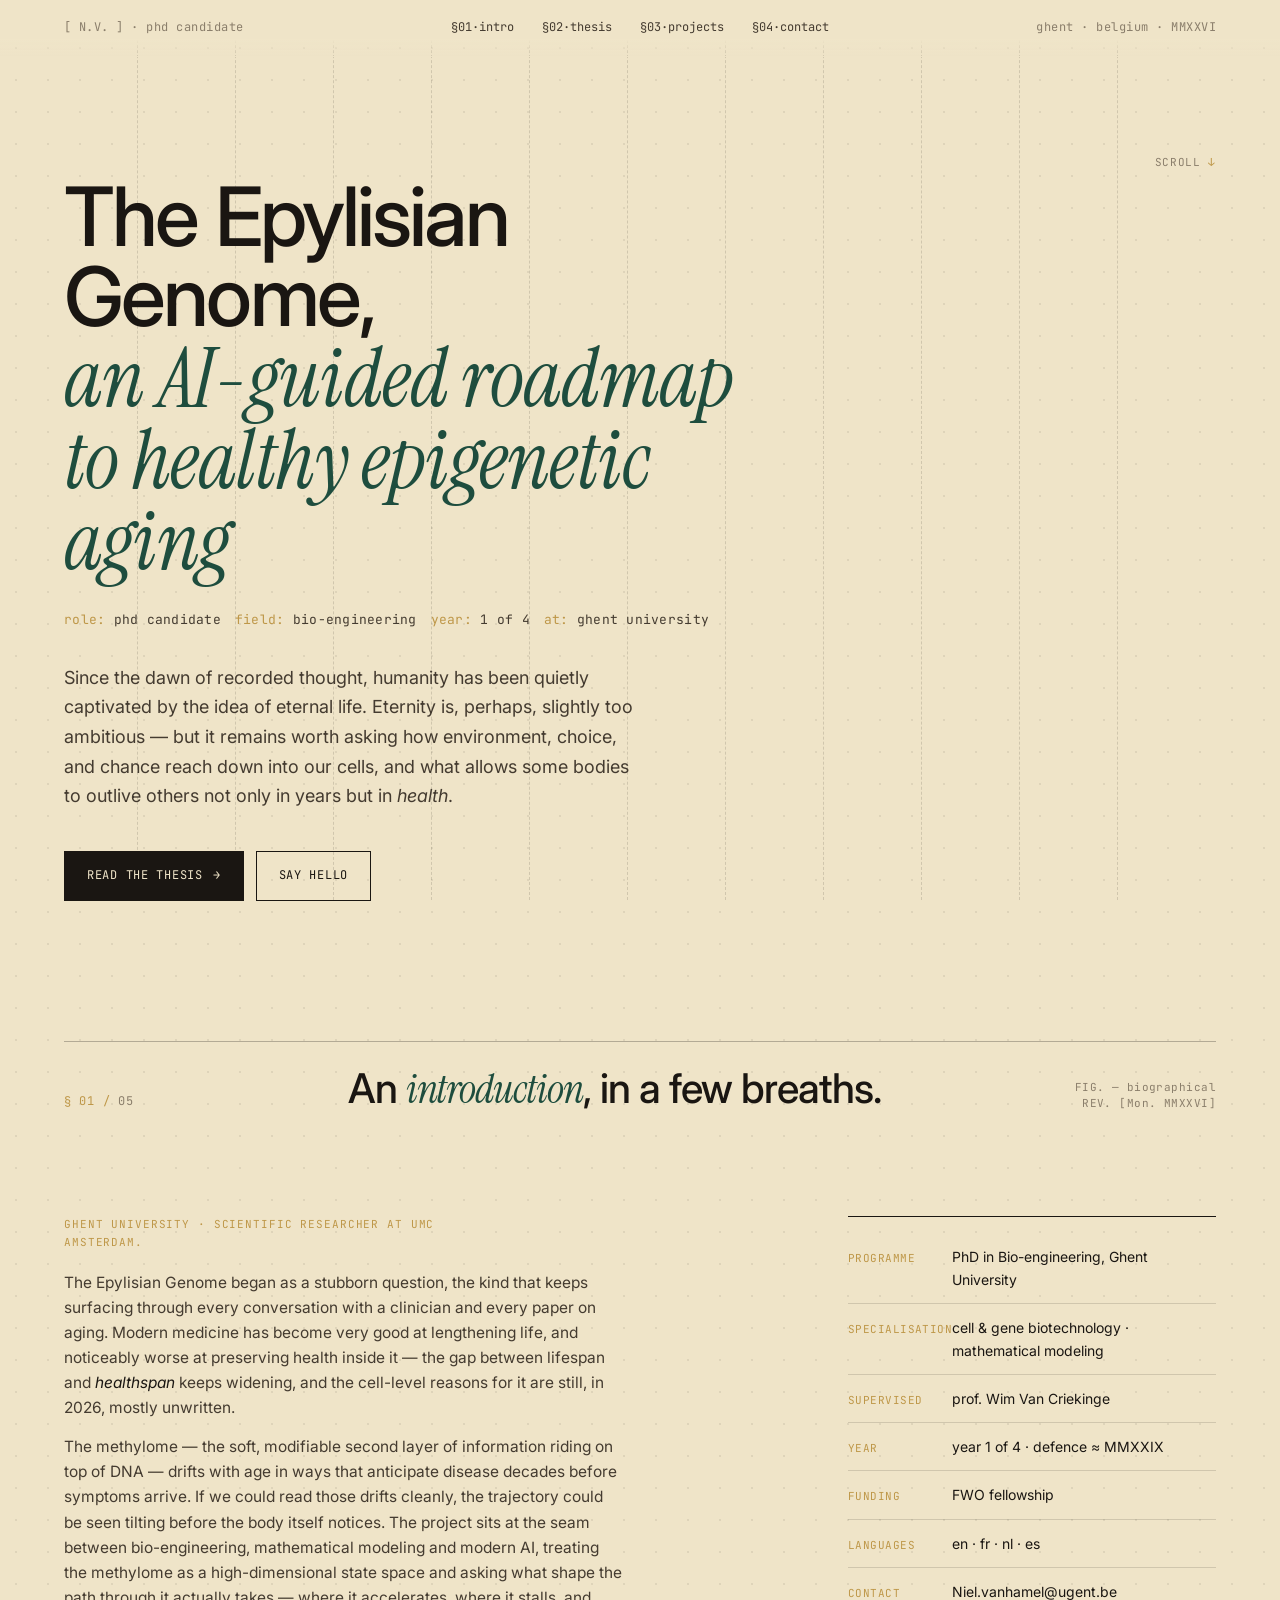
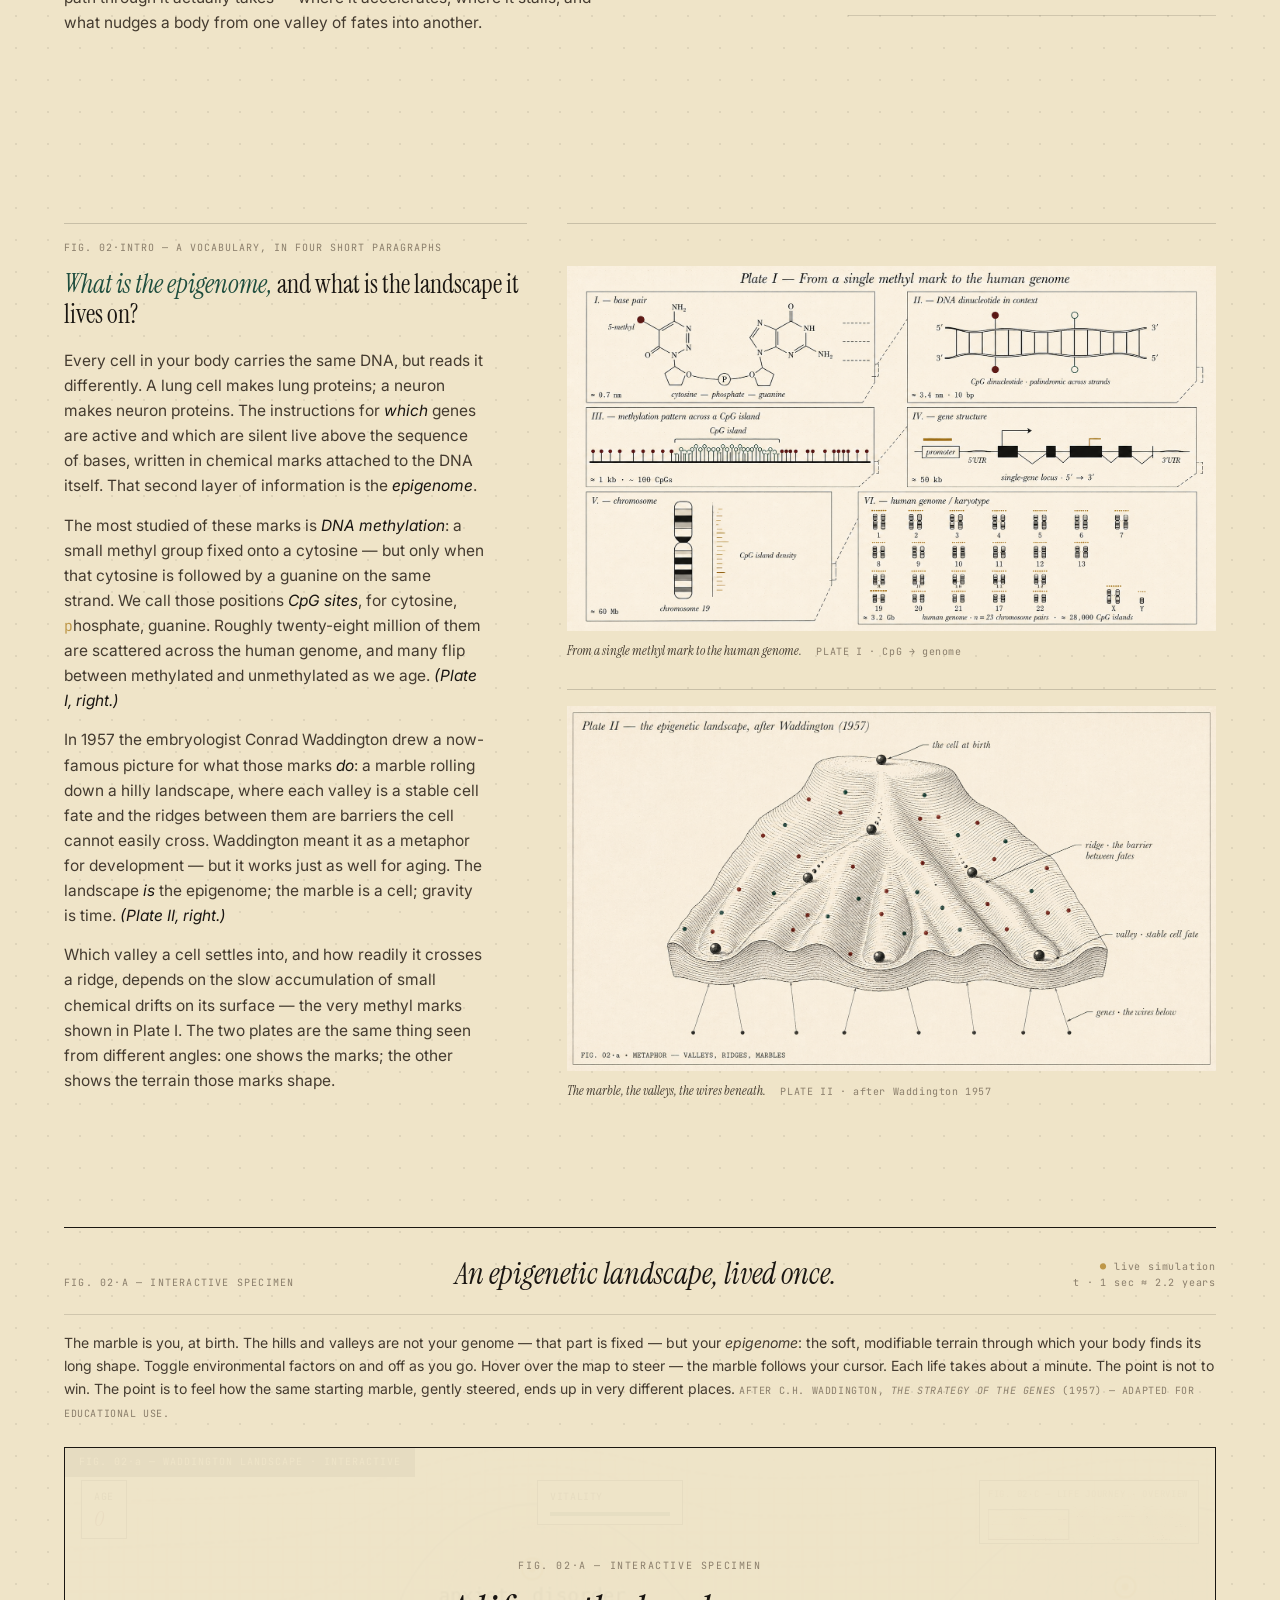
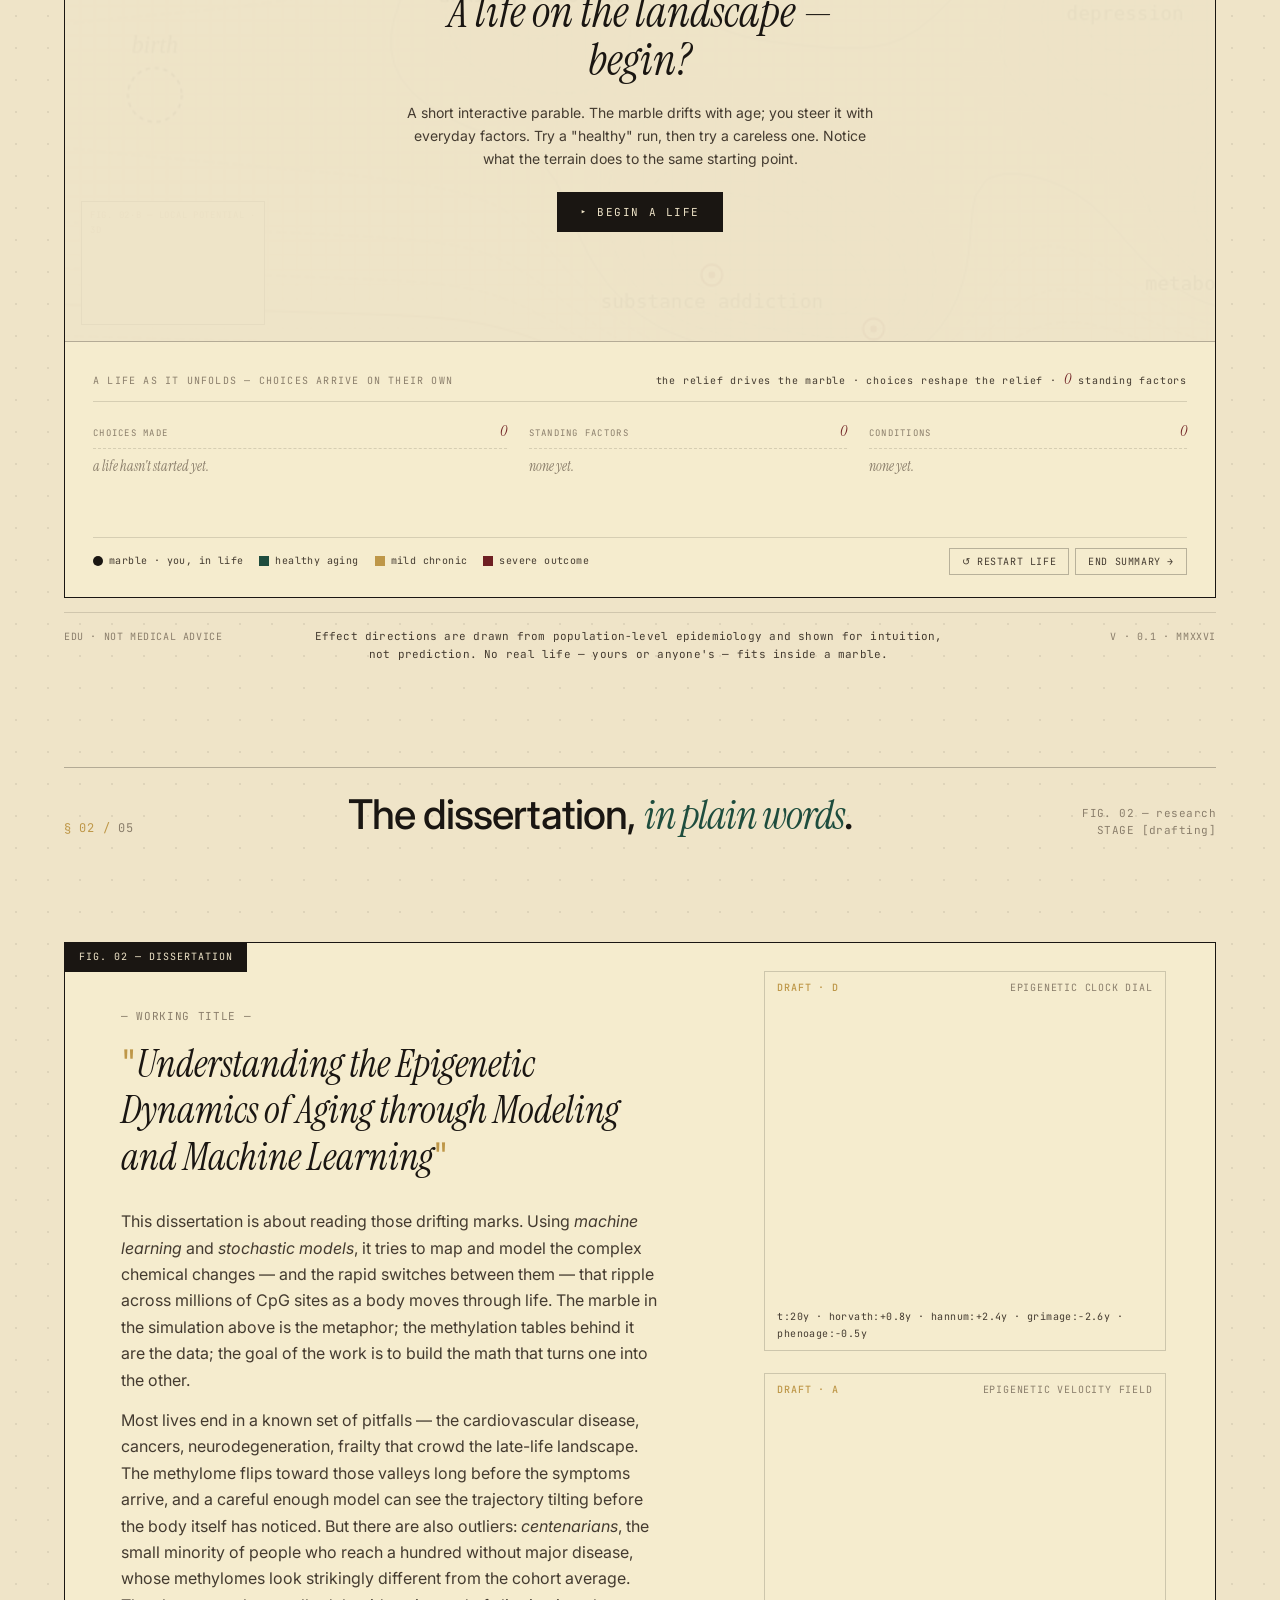
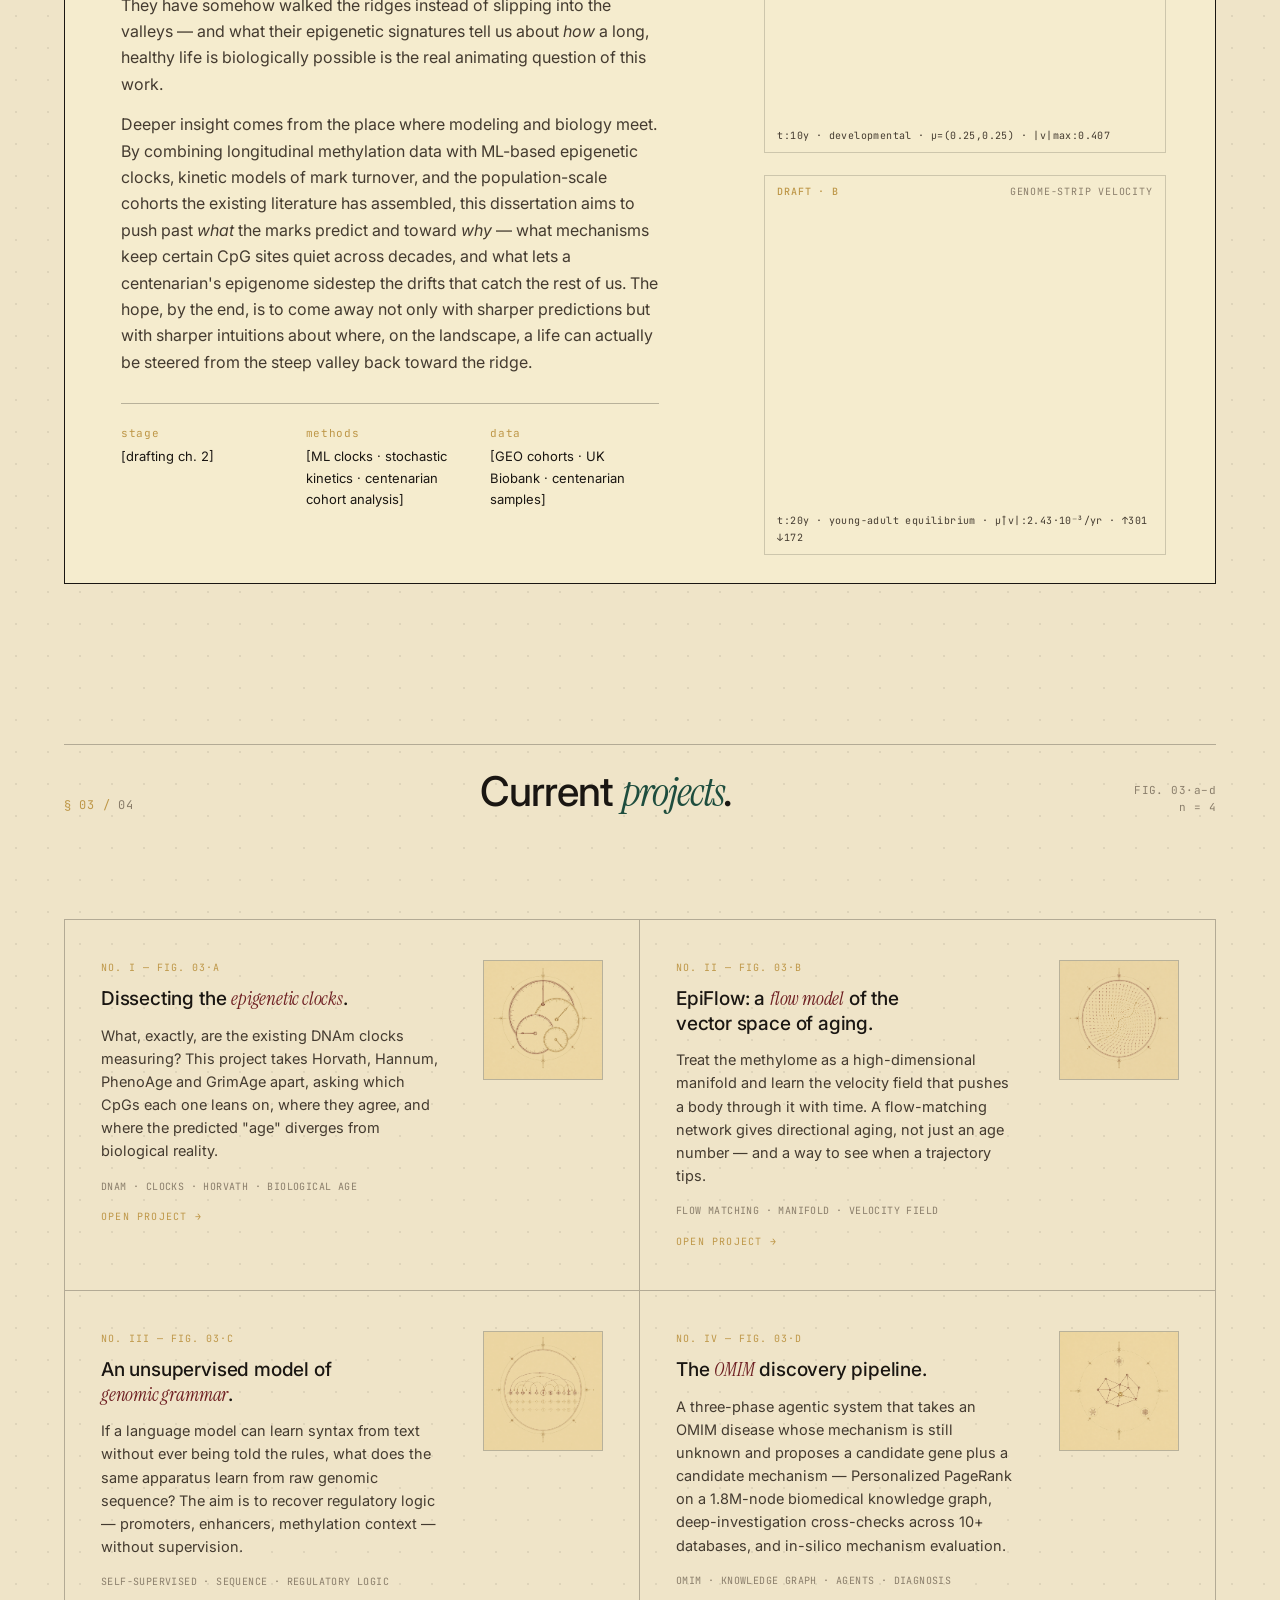
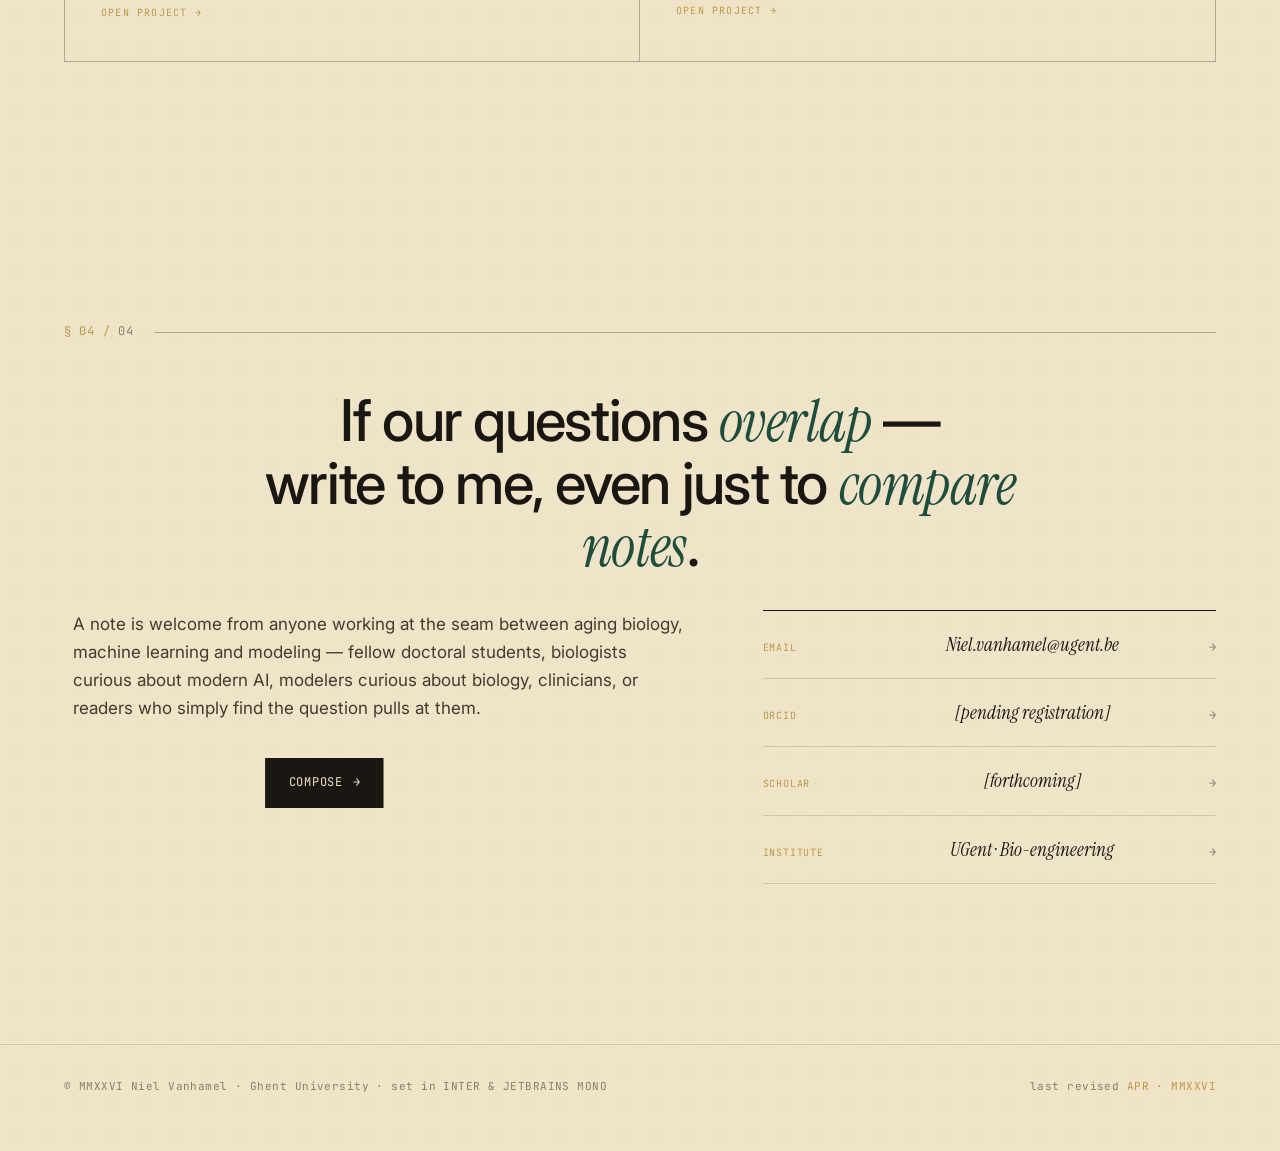
<file: index.html>
<!doctype html>
<html lang="en">
<head>
<meta charset="utf-8" />
<meta name="viewport" content="width=device-width, initial-scale=1" />
<title>Niel Vanhamel — The Epylisian Genome · PhD, Bio-engineering · Ghent</title>
<link rel="preconnect" href="https://fonts.googleapis.com">
<link rel="preconnect" href="https://fonts.gstatic.com" crossorigin>
<link href="https://fonts.googleapis.com/css2?family=Inter:wght@300;400;500;600&family=JetBrains+Mono:wght@300;400;500&family=Instrument+Serif:ital@0;1&display=swap" rel="stylesheet">
<style>
  :root {
    --paper:       #EFE4C8;
    --paper-deep:  #E5D9B5;
    --paper-soft:  #F5ECCE;
    --ink:         #1A1612;
    --ink-soft:    #443B30;
    --ink-faint:   #8A7E6B;
    --rule:        rgba(26, 22, 18, 0.14);
    --rule-strong: rgba(26, 22, 18, 0.28);
    --gold:        #BE9748;
    --emerald:     #1E4D3E;
    --burgundy:    #6E1F22;
  }

  * { box-sizing: border-box; margin: 0; padding: 0; }
  html { scroll-behavior: smooth; }
  body {
    font-family: 'Inter', system-ui, sans-serif;
    font-weight: 400;
    color: var(--ink);
    background: var(--paper);
    line-height: 1.65;
    font-size: 16px;
    -webkit-font-smoothing: antialiased;
    overflow-x: hidden;
    background-image:
      radial-gradient(circle, rgba(26, 22, 18, 0.08) 1px, transparent 1px);
    background-size: 32px 32px;
    background-position: 0 0;
  }

  .mono { font-family: 'JetBrains Mono', ui-monospace, monospace; }
  .ital { font-family: 'Instrument Serif', Georgia, serif; font-style: italic; font-weight: 400; }

  a { color: inherit; text-decoration: none; transition: color 500ms cubic-bezier(.2,.7,.2,1); }
  a:hover { color: var(--burgundy); }

  ::selection { background: var(--gold); color: var(--ink); }

  .wrap {
    max-width: 1280px;
    margin: 0 auto;
    padding: 0 64px;
    position: relative;
  }
  @media (max-width: 720px) { .wrap { padding: 0 24px; } }

  /* ---------- 12-column scaffold ---------- */
  .grid12 {
    display: grid;
    grid-template-columns: repeat(12, 1fr);
    gap: 24px;
  }
  @media (max-width: 900px) { .grid12 { grid-template-columns: 1fr; } }

  /* ---------- Page lattice (visible vertical rules) ---------- */
  .lattice {
    position: fixed;
    inset: 0;
    pointer-events: none;
    z-index: 0;
    max-width: 1280px;
    margin: 0 auto;
    padding: 0 64px;
    display: grid;
    grid-template-columns: repeat(12, 1fr);
    gap: 24px;
  }
  .lattice .col {
    border-right: 1px dashed var(--rule);
    height: 100%;
  }
  .lattice .col:last-child { border-right: none; }
  @media (max-width: 900px) { .lattice { display: none; } }

  /* ---------- NAV ---------- */
  nav.top {
    position: fixed;
    top: 0; left: 0; right: 0;
    z-index: 50;
    padding: 18px 64px;
    display: grid;
    grid-template-columns: 1fr 1fr 1fr;
    align-items: center;
    background: linear-gradient(to bottom, var(--paper) 70%, rgba(239, 228, 200, 0));
    border-bottom: 1px solid transparent;
    font-size: 12px;
  }
  nav.top .left, nav.top .right {
    font-family: 'JetBrains Mono', monospace;
    color: var(--ink-faint);
    letter-spacing: 0.04em;
  }
  nav.top .right { text-align: right; }
  nav.top .center {
    display: flex;
    justify-content: center;
    gap: 28px;
    font-family: 'JetBrains Mono', monospace;
    color: var(--ink-soft);
  }
  nav.top .center a:hover { color: var(--gold); }
  nav.top .mark {
    font-family: 'Inter', sans-serif;
    font-weight: 500;
    color: var(--ink);
    letter-spacing: 0.04em;
  }
  @media (max-width: 720px) {
    nav.top { padding: 14px 24px; grid-template-columns: 1fr 1fr; }
    nav.top .center { display: none; }
  }

  section { padding: 80px 0; position: relative; }
  @media (max-width: 720px) { section { padding: 56px 0; } }

  /* ---------- SECTION HEAD ---------- */
  .section-head {
    grid-column: 1 / 13;
    display: grid;
    grid-template-columns: 2fr 8fr 2fr;
    gap: 24px;
    margin-bottom: 80px;
    align-items: end;
    border-top: 1px solid var(--rule-strong);
    padding-top: 24px;
  }
  /* When a section-head is wedged mid-section (e.g. the thesis title
     after the Waddington game), give it room above so it doesn't sit
     flush against the previous block. */
  .grid12 > .section-head:not(:first-child) {
    margin-top: 80px;
  }
  .section-head .num {
    font-family: 'JetBrains Mono', monospace;
    font-size: 12px;
    letter-spacing: 0.06em;
    color: var(--gold);
  }
  .section-head .num .of { color: var(--ink-faint); }
  .section-head h2 {
    font-weight: 500;
    font-size: clamp(28px, 3.2vw, 44px);
    line-height: 1.1;
    letter-spacing: -0.025em;
    max-width: 24ch;
    transform: translateX(2cm);
  }
  .section-head h2 em { font-family: 'Instrument Serif', serif; font-style: italic; font-weight: 400; color: var(--emerald); }
  .section-head .meta {
    font-family: 'JetBrains Mono', monospace;
    font-size: 11px;
    color: var(--ink-faint);
    text-align: right;
    letter-spacing: 0.04em;
    line-height: 1.5;
  }
  @media (max-width: 720px) {
    .section-head { grid-template-columns: 1fr; gap: 12px; margin-bottom: 48px; }
    .section-head .meta { text-align: left; }
  }

  /* ---------- HERO ---------- */
  .hero {
    min-height: 100vh;
    display: flex;
    align-items: stretch;
    padding: 120px 0 60px;
    position: relative;
  }
  .hero .wrap { display: grid; grid-template-columns: repeat(12, 1fr); gap: 24px; align-items: start; width: 100%; }
  .hero .label-tl, .hero .label-tr {
    font-family: 'JetBrains Mono', monospace;
    font-size: 11px;
    color: var(--ink-faint);
    letter-spacing: 0.06em;
    position: absolute;
    top: 96px;
  }
  .hero .label-tl { left: 64px; }
  .hero .label-tr { right: 64px; text-align: right; }
  .hero .label-tl .dot, .hero .label-tr .dot {
    display: inline-block;
    width: 6px; height: 6px;
    background: var(--gold);
    border-radius: 50%;
    margin-right: 8px;
    transform: translateY(-1px);
  }

  /* Hero is text-only — no figure on the right. The headline column
     spans most of the grid; the right end is intentional whitespace. */
  .hero-text { grid-column: 1 / 9; position: sticky; top: 100px; }

  /* Three-panel sidebar inside the thesis-frame — the dissertation's
     three braided strands shown in motion right next to the prose:
     kinetic (A), cohort-scale (B), predictive (D). Stacked vertically
     so the simulations feel like a running margin of evidence beside
     the text. */
  .thesis-canvases {
    padding: 28px 32px;
    display: flex;
    flex-direction: column;
    justify-content: center;
    align-items: stretch;
    gap: 22px;
    /* transparent — inherit the thesis-frame background so the sidebar
       reads as part of the same paper, not as a separate panel. */
    background: transparent;
  }
  .thesis-canvases .draft-frame {
    /* squared, slightly smaller than the column so they breathe */
    width: 92%;
    aspect-ratio: 1 / 1;
    align-self: center;
    flex: 0 0 auto;
    /* match the dissertation paper — no separate panel surface */
    background: transparent;
    border-color: rgba(26,22,18,0.18);
  }

  /* FIG. 02·E — OMIM solver block. Full-width layout: a brief intro
     header on top, then the panel takes the full 12-column row so the
     two-phase pipeline has room to actually breathe. */
  .omim-block {
    grid-column: 1 / 13;
    display: block;
    margin-top: 96px;
  }
  .omim-block .omim-text {
    border-top: 1px solid rgba(26,22,18,0.18);
    padding-top: 16px;
    margin-bottom: 28px;
    display: grid;
    grid-template-columns: 5fr 7fr;
    gap: 40px;
    align-items: start;
  }
  .omim-block .omim-text-head {
    /* left column — kicker + heading */
  }
  .omim-block .omim-text-body {
    /* right column — paragraphs */
  }
  .omim-block .omim-text p {
    font-size: 15.5px;
    line-height: 1.62;
    color: var(--ink-soft);
    margin: 0 0 14px;
    max-width: 70ch;
  }
  .omim-block .omim-text p em {
    font-style: italic;
    color: var(--ink);
  }
  .omim-block .omim-text .primer-h em {
    font-style: italic;
    color: var(--burgundy);
  }
  .omim-block .omim-panel .draft-frame {
    height: 600px;
  }
  @media (max-width: 900px) {
    .omim-block .omim-text {
      grid-template-columns: 1fr;
      gap: 18px;
    }
    .omim-block .omim-panel .draft-frame { height: 460px; }
  }
  .draft-frame {
    position: relative;
    border: 1px solid var(--rule-strong);
    background: var(--paper-soft);
    height: 380px;
    overflow: hidden;
  }
  .draft-frame canvas {
    position: absolute;
    inset: 0;
    width: 100%;
    height: 100%;
  }
  .draft-frame .draft-header {
    position: absolute;
    top: 0; left: 0; right: 0;
    display: flex;
    justify-content: space-between;
    align-items: center;
    font-family: 'JetBrains Mono', monospace;
    font-size: 10px;
    color: var(--ink-faint);
    padding: 8px 12px;
    letter-spacing: 0.08em;
    z-index: 2;
    pointer-events: none;
  }
  .draft-frame .draft-header .draft-id {
    color: var(--gold);
    font-weight: 500;
  }
  .draft-frame .draft-readout {
    position: absolute;
    bottom: 0; left: 0;
    font-family: 'JetBrains Mono', monospace;
    font-size: 10px;
    color: var(--ink-soft);
    padding: 8px 12px;
    letter-spacing: 0.04em;
    z-index: 2;
    pointer-events: none;
  }
  .draft-frame .draft-tag {
    position: absolute;
    bottom: -1px;
    left: 50%;
    transform: translate(-50%, 100%);
    background: var(--paper);
    padding: 6px 14px;
    font-family: 'JetBrains Mono', monospace;
    font-size: 11px;
    color: var(--ink-soft);
    border: 1px solid var(--rule-strong);
    border-top: none;
    letter-spacing: 0.06em;
    white-space: nowrap;
    z-index: 2;
  }
  .draft-frame.pending {
    display: flex;
    align-items: center;
    justify-content: center;
  }
  .draft-frame.pending::before, .draft-frame.pending::after {
    content: '';
    position: absolute;
    background: var(--rule);
    opacity: 0.5;
  }
  .draft-frame.pending::before { left: 50%; top: 0; bottom: 0; width: 1px; }
  .draft-frame.pending::after  { top: 50%; left: 0; right: 0; height: 1px; }
  .draft-frame.pending .placeholder {
    font-family: 'Instrument Serif', serif;
    font-style: italic;
    font-size: 18px;
    color: var(--ink-faint);
    text-align: center;
    line-height: 1.4;
  }
  .draft-frame.pending .placeholder small {
    display: block;
    font-family: 'JetBrains Mono', monospace;
    font-size: 10px;
    font-style: normal;
    margin-top: 6px;
    letter-spacing: 0.08em;
  }

  .hero h1 {
    font-size: clamp(48px, 6.4vw, 92px);
    font-weight: 500;
    line-height: 0.98;
    letter-spacing: -0.035em;
    margin-bottom: 28px;
    max-width: 14ch;
  }
  .hero h1 em {
    font-family: 'Instrument Serif', serif;
    font-style: italic;
    font-weight: 400;
    color: var(--emerald);
    letter-spacing: -0.01em;
  }
  .hero .role-line {
    font-family: 'JetBrains Mono', monospace;
    font-size: 13px;
    color: var(--ink-soft);
    margin-bottom: 32px;
    letter-spacing: 0.02em;
    display: flex;
    flex-wrap: wrap;
    gap: 0 14px;
  }
  .hero .role-line .key { color: var(--gold); }
  .hero .lede {
    font-size: 18px;
    color: var(--ink-soft);
    max-width: 52ch;
    margin-bottom: 40px;
    line-height: 1.65;
  }
  .hero .actions { display: flex; gap: 12px; flex-wrap: wrap; }
  .btn {
    font-family: 'JetBrains Mono', monospace;
    font-size: 12px;
    letter-spacing: 0.06em;
    padding: 14px 22px;
    border: 1px solid var(--ink);
    background: var(--ink);
    color: var(--paper);
    transition: all 500ms cubic-bezier(.2,.7,.2,1);
    display: inline-flex;
    align-items: center;
    gap: 10px;
    text-transform: uppercase;
  }
  .btn .arrow { transition: transform 500ms cubic-bezier(.2,.7,.2,1); }
  .btn:hover { background: var(--burgundy); border-color: var(--burgundy); color: var(--paper); }
  .btn:hover .arrow { transform: translateX(4px); }
  .btn.ghost {
    background: transparent;
    color: var(--ink);
  }
  .btn.ghost:hover { background: var(--ink); color: var(--paper); }

  @media (max-width: 900px) {
    .hero-text { grid-column: 1 / 13; }
    .thesis-canvases {
      padding: 18px 24px 24px;
      gap: 18px;
    }
    .thesis-canvases .draft-frame { width: 100%; aspect-ratio: 1 / 1; }
    .hero .label-tl, .hero .label-tr { display: none; }
  }

  /* ---------- ABOUT ---------- */
  .about-body { grid-column: 1 / 9; }
  .about-aside { grid-column: 9 / 13; }
  /* match the primer-text typography below: same family (Inter),
     same size, line-height and ink-soft colour, so the about prose
     and the dissertation primer feel like one body of text. */
  .about-body p {
    font-size: 15.5px;
    line-height: 1.62;
    margin: 0 0 14px;
    color: var(--ink-soft);
    max-width: 56ch;
  }
  .about-body p em {
    font-style: italic;
    color: var(--ink);
  }
  .about-body p .ital { color: var(--emerald); }
  .about-body p.affiliation-line {
    font-family: 'JetBrains Mono', monospace;
    font-size: 11px;
    letter-spacing: 0.08em;
    color: var(--gold);
    text-transform: uppercase;
    margin-bottom: 18px;
  }
  .about-aside {
    border-top: 1px solid var(--ink);
    padding-top: 16px;
  }
  .about-aside .row {
    display: grid;
    grid-template-columns: 90px 1fr;
    gap: 14px;
    padding: 12px 0;
    border-bottom: 1px solid var(--rule);
    font-size: 13px;
    align-items: baseline;
  }
  .about-aside .row .k {
    font-family: 'JetBrains Mono', monospace;
    color: var(--gold);
    font-size: 11px;
    letter-spacing: 0.04em;
    text-transform: uppercase;
  }
  .about-aside .row .v { color: var(--ink); font-size: 14px; }
  @media (max-width: 900px) {
    .about-body, .about-aside { grid-column: 1 / 13; }
    .about-aside { margin-top: 32px; }
  }

  /* ---------- DISSERTATION (with live phyllotaxis specimen) ---------- */
  .thesis-block { grid-column: 1 / 13; }
  /* FIG. 02·intro — side-figure primer at the top of the thesis section.
     Two-column layout: text on the left (~5 of 12 cols), plate on the
     right (~7 of 12 cols). Plate gets the wider half because it's
     informationally dense; the text is short and tight. */
  .thesis-primer {
    grid-column: 1 / 13;
    display: grid;
    grid-template-columns: 5fr 7fr;
    gap: 40px;
    align-items: start;
    margin: 14px 0 56px;
  }
  .thesis-primer .primer-text {
    border-top: 1px solid rgba(26,22,18,0.18);
    padding-top: 16px;
  }
  .thesis-primer .primer-kicker {
    font-family: 'JetBrains Mono', monospace;
    font-size: 10px;
    letter-spacing: 0.10em;
    color: var(--ink-faint);
    text-transform: uppercase;
    margin-bottom: 12px;
  }
  .thesis-primer .primer-h {
    font-family: 'Crimson Pro', 'Instrument Serif', serif;
    font-weight: 400;
    font-size: 26px;
    line-height: 1.18;
    margin: 0 0 18px;
    color: var(--ink);
  }
  .thesis-primer .primer-h em {
    font-style: italic;
    color: var(--emerald);
  }
  .thesis-primer .primer-text p {
    font-size: 15.5px;
    line-height: 1.62;
    color: var(--ink-soft);
    margin: 0 0 14px;
    max-width: 42ch;
  }
  .thesis-primer .primer-text p em {
    font-style: italic;
    color: var(--ink);
  }
  .thesis-primer .primer-text .mono-inline {
    font-family: 'JetBrains Mono', monospace;
    font-style: normal;
    font-size: 0.95em;
    color: var(--gold);
  }
  .thesis-primer .primer-figures {
    display: flex;
    flex-direction: column;
    gap: 28px;
  }
  .thesis-primer .primer-figure {
    margin: 0;
    border-top: 1px solid rgba(26,22,18,0.18);
    padding-top: 16px;
  }
  /* The first figure keeps its top-rule at the column top (aligned with
     the kicker rule on the left), but its image content is pushed down
     by an extra ~26px so the image lines up with the title text on the
     left, not with the kicker. Second figure (Plate II) is unaffected. */
  .thesis-primer .primer-figure:first-child {
    padding-top: 42px;
  }
  .thesis-primer .primer-figure img {
    display: block;
    width: 100%;
    height: auto;
  }
  .thesis-primer .primer-figure figcaption {
    font-family: 'Crimson Pro', 'Instrument Serif', serif;
    font-size: 13px;
    line-height: 1.5;
    color: var(--ink-soft);
    margin-top: 10px;
  }
  .thesis-primer .primer-figure figcaption em {
    font-style: italic;
  }
  .thesis-primer .primer-figure figcaption .src {
    font-family: 'JetBrains Mono', monospace;
    font-style: normal;
    font-size: 10px;
    letter-spacing: 0.06em;
    color: var(--ink-faint);
    display: inline-block;
    margin-left: 12px;
  }
  @media (max-width: 900px) {
    .thesis-primer {
      grid-template-columns: 1fr;
      gap: 28px;
    }
    .thesis-primer .primer-text p { max-width: 60ch; }
  }
  .thesis-frame {
    border: 1px solid var(--ink);
    background: var(--paper-soft);
    display: grid;
    grid-template-columns: 1.3fr 1fr;
    position: relative;
  }
  .thesis-frame::before {
    content: 'FIG. 02 — DISSERTATION';
    position: absolute;
    top: 0; left: 0;
    background: var(--ink);
    color: var(--paper);
    font-family: 'JetBrains Mono', monospace;
    font-size: 10px;
    padding: 6px 14px;
    letter-spacing: 0.1em;
  }
  .thesis-text { padding: 64px 56px 48px; }
  .thesis-text .working {
    font-family: 'JetBrains Mono', monospace;
    font-size: 11px;
    letter-spacing: 0.06em;
    color: var(--ink-faint);
    margin-bottom: 16px;
    text-transform: uppercase;
  }
  .thesis-text h3 {
    font-family: 'Instrument Serif', serif;
    font-style: italic;
    font-weight: 400;
    font-size: clamp(26px, 3vw, 38px);
    line-height: 1.2;
    margin-bottom: 28px;
    color: var(--ink);
    max-width: 28ch;
  }
  .thesis-text h3 .open, .thesis-text h3 .close { color: var(--gold); font-style: normal; font-family: 'Inter', sans-serif; }
  .thesis-text p {
    font-size: 16px;
    color: var(--ink-soft);
    max-width: 56ch;
    margin-bottom: 14px;
  }
  .thesis-text .axes {
    margin-top: 28px;
    border-top: 1px solid var(--rule-strong);
    padding-top: 20px;
    display: grid;
    grid-template-columns: repeat(3, 1fr);
    gap: 16px;
  }
  .thesis-text .axes > div {
    font-family: 'JetBrains Mono', monospace;
    font-size: 11px;
    color: var(--ink-soft);
  }
  .thesis-text .axes .k { color: var(--gold); display: block; margin-bottom: 4px; letter-spacing: 0.06em; }
  .thesis-text .axes .v { color: var(--ink); font-family: 'Inter', sans-serif; font-size: 13px; }

  .thesis-spec { padding: 36px 36px 28px; display: flex; flex-direction: column; }
  .thesis-spec .spec-head {
    font-family: 'JetBrains Mono', monospace;
    font-size: 10px;
    color: var(--ink-faint);
    letter-spacing: 0.08em;
    margin-bottom: 12px;
    text-transform: uppercase;
    display: flex;
    justify-content: space-between;
  }
  .thesis-spec .canvas-frame {
    position: relative;
    aspect-ratio: 1 / 1;
    border: 1px solid var(--rule-strong);
    background: var(--paper);
    overflow: hidden;
    margin-bottom: 16px;
  }
  #phyllotaxis { position: absolute; inset: 0; width: 100%; height: 100%; }
  .thesis-spec .controls {
    display: grid;
    gap: 12px;
  }
  .thesis-spec .control-row {
    display: grid;
    grid-template-columns: 1fr 80px;
    gap: 12px;
    align-items: center;
    font-family: 'JetBrains Mono', monospace;
    font-size: 11px;
    color: var(--ink-soft);
    letter-spacing: 0.04em;
  }
  .thesis-spec .control-row .label-row {
    display: flex;
    justify-content: space-between;
  }
  .thesis-spec .control-row .label-row .label { color: var(--ink); }
  .thesis-spec .control-row .label-row .readout { color: var(--gold); }
  .thesis-spec input[type=range] {
    -webkit-appearance: none;
    appearance: none;
    width: 100%;
    height: 1px;
    background: var(--ink);
    grid-column: 1 / 3;
    cursor: pointer;
  }
  .thesis-spec input[type=range]::-webkit-slider-thumb {
    -webkit-appearance: none;
    width: 14px; height: 14px;
    background: var(--burgundy);
    border-radius: 50%;
    cursor: grab;
    transition: transform 200ms ease;
  }
  .thesis-spec input[type=range]::-webkit-slider-thumb:active { transform: scale(1.2); cursor: grabbing; }
  .thesis-spec input[type=range]::-moz-range-thumb {
    width: 14px; height: 14px;
    background: var(--burgundy);
    border-radius: 50%;
    border: none;
    cursor: grab;
  }
  .thesis-spec .reset {
    font-family: 'JetBrains Mono', monospace;
    font-size: 10px;
    background: transparent;
    border: 1px solid var(--rule-strong);
    color: var(--ink-soft);
    padding: 6px 10px;
    cursor: pointer;
    letter-spacing: 0.06em;
    text-transform: uppercase;
    transition: all 300ms ease;
    width: fit-content;
  }
  .thesis-spec .reset:hover { background: var(--ink); color: var(--paper); border-color: var(--ink); }

  @media (max-width: 900px) {
    .thesis-frame { grid-template-columns: 1fr; }
    .thesis-text { padding: 56px 28px 32px; }
    .thesis-spec { padding: 28px; }
  }

  /* ---------- THREADS (with mini specimens) ---------- */
  .threads { grid-column: 1 / 13; display: grid; grid-template-columns: repeat(2, 1fr); gap: 0; border: 1px solid var(--rule-strong); }
  .thread {
    padding: 40px 36px;
    border-right: 1px solid var(--rule-strong);
    border-bottom: 1px solid var(--rule-strong);
    display: grid;
    grid-template-columns: 1fr 120px;
    gap: 24px;
    transition: background 600ms cubic-bezier(.2,.7,.2,1);
    position: relative;
  }
  .thread:nth-child(2n) { border-right: none; }
  .thread:nth-last-child(-n+2) { border-bottom: none; }
  .thread:hover { background: rgba(190, 151, 72, 0.06); }
  /* clickable variant — a project card that links to its own page */
  a.thread-link {
    text-decoration: none;
    color: inherit;
    cursor: pointer;
  }
  a.thread-link:hover { background: rgba(190, 151, 72, 0.10); }
  a.thread-link:hover .thread-cta { color: var(--burgundy); }
  .thread-cta {
    margin-top: 14px;
    font-size: 10px;
    letter-spacing: 0.12em;
    color: var(--gold);
    text-transform: uppercase;
    transition: color 300ms ease;
  }
  .thread .roman {
    font-family: 'JetBrains Mono', monospace;
    font-size: 10px;
    letter-spacing: 0.1em;
    color: var(--gold);
    margin-bottom: 10px;
    text-transform: uppercase;
  }
  .thread h3 {
    font-weight: 500;
    font-size: 19px;
    line-height: 1.3;
    margin-bottom: 12px;
    max-width: 22ch;
    letter-spacing: -0.01em;
  }
  .thread h3 em { font-family: 'Instrument Serif', serif; font-style: italic; font-weight: 400; color: var(--burgundy); }
  .thread p {
    font-size: 14.5px;
    color: var(--ink-soft);
    max-width: 38ch;
    line-height: 1.6;
  }
  .thread .keys {
    margin-top: 16px;
    font-family: 'JetBrains Mono', monospace;
    font-size: 10px;
    color: var(--ink-faint);
    letter-spacing: 0.04em;
    text-transform: uppercase;
  }
  .thread .specimen {
    width: 120px;
    height: 120px;
    border: 1px solid var(--rule-strong);
    background: var(--paper-soft);
    position: relative;
    overflow: hidden;
    align-self: start;
  }
  .thread .specimen canvas,
  .thread .specimen img {
    width: 100%;
    height: 100%;
    display: block;
    object-fit: cover;
    /* slight desaturation/darken-on-paper baseline so the icons sit
       inside the cream paper rather than floating on top of it */
    mix-blend-mode: multiply;
  }
  .thread.thread-link:hover .specimen img {
    filter: brightness(1.04);
  }
  @media (max-width: 720px) {
    .threads { grid-template-columns: 1fr; }
    .thread { border-right: none; }
    .thread:not(:last-child) { border-bottom: 1px solid var(--rule-strong); }
  }

  /* ---------- TALKS ---------- */
  .talks { grid-column: 1 / 10; }
  .talks-list { border-top: 1px solid var(--ink); }
  .talk {
    display: grid;
    grid-template-columns: 110px 1fr auto;
    gap: 28px;
    padding: 22px 0;
    border-bottom: 1px solid var(--rule);
    align-items: baseline;
    font-size: 15px;
    transition: padding 500ms cubic-bezier(.2,.7,.2,1);
    position: relative;
  }
  .talk::before {
    content: '';
    position: absolute;
    left: 0; top: 0; bottom: 0;
    width: 0;
    background: var(--gold);
    transition: width 500ms cubic-bezier(.2,.7,.2,1);
  }
  .talk:hover { padding-left: 18px; }
  .talk:hover::before { width: 3px; }
  .talk .when {
    font-family: 'JetBrains Mono', monospace;
    font-size: 12px;
    color: var(--gold);
    letter-spacing: 0.04em;
  }
  .talk .what em { font-family: 'Instrument Serif', serif; font-style: italic; font-weight: 400; }
  .talk .what .kind {
    font-family: 'JetBrains Mono', monospace;
    font-size: 10px;
    letter-spacing: 0.08em;
    text-transform: uppercase;
    padding: 2px 8px;
    border: 1px solid var(--ink);
    margin-right: 12px;
    color: var(--ink);
  }
  .talk .what .kind.poster { color: var(--burgundy); border-color: var(--burgundy); }
  .talk .what .kind.invited { color: var(--emerald); border-color: var(--emerald); }
  .talk .where {
    font-family: 'JetBrains Mono', monospace;
    font-size: 11px;
    color: var(--ink-faint);
    letter-spacing: 0.04em;
    text-align: right;
  }

  .stats { grid-column: 10 / 13; }
  .stats .stats-frame {
    border: 1px solid var(--rule-strong);
    background: var(--paper-soft);
    padding: 24px;
    position: sticky;
    top: 100px;
  }
  .stats h4 {
    font-family: 'JetBrains Mono', monospace;
    font-size: 10px;
    letter-spacing: 0.1em;
    color: var(--ink-faint);
    margin-bottom: 18px;
    text-transform: uppercase;
  }
  .stats .stat {
    padding: 14px 0;
    border-bottom: 1px solid var(--rule);
    display: flex;
    justify-content: space-between;
    align-items: baseline;
  }
  .stats .stat:last-child { border-bottom: none; }
  .stats .stat .lab { font-size: 12px; color: var(--ink-soft); }
  .stats .stat .num {
    font-family: 'Instrument Serif', serif;
    font-style: italic;
    font-size: 28px;
    color: var(--ink);
    line-height: 1;
  }

  @media (max-width: 900px) {
    .talks, .stats { grid-column: 1 / 13; }
    .stats { margin-top: 32px; }
    .stats .stats-frame { position: relative; top: 0; }
    .talk { grid-template-columns: 90px 1fr; gap: 14px; }
    .talk .where { grid-column: 2; text-align: left; }
  }

  /* ---------- LEDGER ---------- */
  .ledger-block { grid-column: 1 / 13; display: grid; grid-template-columns: 1fr 1fr; gap: 24px; margin-top: 32px; }
  .ledger {
    border: 1px solid var(--rule-strong);
    padding: 32px;
    background: var(--paper-soft);
    position: relative;
  }
  .ledger .tag {
    position: absolute;
    top: -1px; left: -1px;
    background: var(--ink);
    color: var(--paper);
    font-family: 'JetBrains Mono', monospace;
    font-size: 10px;
    padding: 6px 12px;
    letter-spacing: 0.08em;
  }
  .ledger h4 {
    margin-top: 28px;
    font-weight: 500;
    font-size: 18px;
    margin-bottom: 4px;
  }
  .ledger .sub {
    font-family: 'Instrument Serif', serif;
    font-style: italic;
    color: var(--ink-soft);
    font-size: 14px;
    margin-bottom: 20px;
  }
  .ledger ul { list-style: none; }
  .ledger li {
    padding: 12px 0;
    border-bottom: 1px solid var(--rule);
    display: grid;
    grid-template-columns: 70px 1fr;
    gap: 14px;
    font-size: 14px;
    align-items: baseline;
  }
  .ledger li:last-child { border-bottom: none; }
  .ledger li .marker {
    font-family: 'JetBrains Mono', monospace;
    font-size: 10px;
    color: var(--gold);
    letter-spacing: 0.06em;
    text-transform: uppercase;
  }
  .ledger li em { font-family: 'Instrument Serif', serif; font-style: italic; font-weight: 400; color: var(--ink); }
  @media (max-width: 720px) { .ledger-block { grid-template-columns: 1fr; } }

  /* ---------- CLOSING ---------- */
  .closing {
    grid-column: 1 / 13;
    padding-top: 100px;
    padding-bottom: 80px;
    text-align: center;
  }
  .closing-overline {
    display: flex;
    align-items: center;
    gap: 20px;
    margin-bottom: 48px;
  }
  .closing-overline .num {
    font-family: 'JetBrains Mono', monospace;
    font-size: 12px;
    letter-spacing: 0.06em;
    color: var(--gold);
    white-space: nowrap;
  }
  .closing-overline .num .of { color: var(--ink-faint); }
  .closing-overline .rule {
    flex: 1;
    height: 1px;
    background: var(--rule-strong);
  }
  .closing-title {
    font-weight: 500;
    font-size: clamp(32px, 4.5vw, 64px);
    line-height: 1.05;
    letter-spacing: -0.03em;
    margin-bottom: 32px;
    max-width: 22ch;
    margin-left: auto;
    margin-right: auto;
  }
  .closing-title em { font-family: 'Instrument Serif', serif; font-style: italic; font-weight: 400; color: var(--emerald); letter-spacing: -0.01em; }
  .closing .invite {
    font-size: 17px;
    color: var(--ink-soft);
    max-width: 56ch;
    margin-bottom: 36px;
    line-height: 1.65;
    text-align: left;
  }
  .closing-bottom {
    display: grid;
    grid-template-columns: 7fr 5fr;
    gap: 64px;
    align-items: start;
    width: 100%;
  }
  .closing-left { text-align: left; display: flex; flex-direction: column; align-items: center; }
  .closing-left .btn { transform: translateX(-1.5cm); }
  .channels {
    display: grid;
    grid-template-columns: 1fr;
    border-top: 1px solid var(--ink);
    width: 100%;
  }
  .channels a {
    display: grid;
    grid-template-columns: 110px 1fr 24px;
    gap: 16px;
    padding: 18px 0;
    border-bottom: 1px solid var(--rule);
    align-items: baseline;
    transition: padding 500ms cubic-bezier(.2,.7,.2,1);
    position: relative;
  }
  .channels a::before {
    content: '';
    position: absolute;
    left: 0; top: 0; bottom: 0;
    width: 0;
    background: var(--gold);
    transition: width 500ms cubic-bezier(.2,.7,.2,1);
  }
  .channels a:hover { padding-left: 14px; }
  .channels a:hover::before { width: 3px; }
  .channels .k {
    font-family: 'JetBrains Mono', monospace;
    font-size: 10px;
    color: var(--gold);
    letter-spacing: 0.08em;
    text-transform: uppercase;
    text-align: left;
  }
  .channels .v {
    font-family: 'Instrument Serif', serif;
    font-style: italic;
    font-size: 19px;
    color: var(--ink);
  }
  .channels .arr {
    font-family: 'JetBrains Mono', monospace;
    font-size: 12px;
    color: var(--ink-faint);
    text-align: right;
    transition: transform 500ms cubic-bezier(.2,.7,.2,1);
  }
  .channels a:hover .arr { transform: translateX(4px); color: var(--gold); }
  @media (max-width: 900px) {
    .closing-bottom { grid-template-columns: 1fr; gap: 32px; }
    .closing-left { text-align: center; }
    .closing-left .btn { display: inline-flex; }
  }

  footer.foot {
    padding: 32px 64px 56px;
    font-family: 'JetBrains Mono', monospace;
    font-size: 11px;
    color: var(--ink-faint);
    border-top: 1px solid var(--rule);
    display: flex;
    justify-content: space-between;
    flex-wrap: wrap;
    gap: 16px;
    letter-spacing: 0.04em;
  }
  @media (max-width: 720px) { footer.foot { padding: 28px 24px 48px; } }

  /* ---------- WADDINGTON EPIGENETIC LANDSCAPE (FIG. 02·a) ---------- */
  .waddington-block { grid-column: 1 / 13; margin-top: 40px; }
  .waddington-head {
    border-top: 1px solid var(--ink);
    padding: 28px 0 22px;
    display: grid;
    grid-template-columns: auto 1fr auto;
    gap: 28px;
    align-items: end;
    margin-bottom: 0;
  }
  .waddington-head .kicker {
    font-family: 'JetBrains Mono', monospace;
    font-size: 10px;
    letter-spacing: 0.12em;
    color: var(--ink-faint);
    text-transform: uppercase;
  }
  .waddington-head h3 {
    font-family: 'Instrument Serif', serif;
    font-style: italic;
    font-weight: 400;
    font-size: clamp(22px, 2.4vw, 30px);
    line-height: 1.2;
    color: var(--ink);
    max-width: 36ch;
    text-align: center;
    justify-self: center;
    transform: translateX(-1cm);
  }
  .waddington-head .head-meta {
    font-family: 'JetBrains Mono', monospace;
    font-size: 10px;
    letter-spacing: 0.08em;
    color: var(--ink-faint);
    text-align: right;
  }
  .waddington-head .head-meta .acc { color: var(--gold); }
  .waddington-intro {
    border-top: 1px solid var(--rule);
    padding: 16px 0 24px;
    color: var(--ink-soft);
    font-size: 14px;
    max-width: none;
  }
  .waddington-intro .citation {
    font-family: 'JetBrains Mono', monospace;
    font-size: 10px;
    letter-spacing: 0.06em;
    color: var(--ink-faint);
    margin-top: 10px;
    text-transform: uppercase;
  }

  .waddington-game {
    border: 1px solid var(--ink);
    background: var(--paper-soft);
    display: grid;
    grid-template-columns: 1fr;
    grid-template-rows: auto auto;
    position: relative;
  }
  .waddington-game::before {
    content: 'FIG. 02·a — WADDINGTON LANDSCAPE · INTERACTIVE';
    position: absolute;
    top: 0; left: 0;
    background: var(--ink);
    color: var(--paper);
    font-family: 'JetBrains Mono', monospace;
    font-size: 10px;
    padding: 6px 14px;
    letter-spacing: 0.1em;
    z-index: 4;
  }

  /* Map row */
  .landscape-stage {
    position: relative;
    border-bottom: 1px solid var(--rule-strong);
    overflow: hidden;
    background: var(--paper);
  }
  .landscape-canvas-wrap {
    position: relative;
    width: 100%;
    aspect-ratio: 21 / 9;
    overflow: hidden;
  }
  #waddington-canvas {
    position: absolute;
    inset: 0;
    width: 100%;
    height: 100%;
    cursor: crosshair;
    display: block;
  }
  .hud-bar {
    position: absolute;
    top: 32px;
    left: 16px;
    right: 16px;
    display: flex;
    justify-content: space-between;
    align-items: flex-start;
    gap: 16px;
    pointer-events: none;
    z-index: 3;
  }
  .hud-cell {
    background: rgba(239, 228, 200, 0.92);
    border: 1px solid var(--ink);
    padding: 8px 12px;
    font-family: 'JetBrains Mono', monospace;
    font-size: 10px;
    letter-spacing: 0.06em;
    color: var(--ink);
    text-transform: uppercase;
  }
  .hud-cell .num {
    font-family: 'Instrument Serif', serif;
    font-style: italic;
    font-size: 22px;
    color: var(--burgundy);
    display: block;
    line-height: 1;
    margin-top: 2px;
    letter-spacing: 0;
    text-transform: none;
  }
  .hud-cell .vbar {
    width: 120px;
    height: 4px;
    background: rgba(26, 22, 18, 0.18);
    margin-top: 6px;
    position: relative;
    overflow: hidden;
  }
  .hud-cell .vbar > span {
    position: absolute;
    inset: 0 auto 0 0;
    background: var(--emerald);
    transition: width 220ms ease, background 400ms ease;
  }
  .hud-cell .zone {
    font-family: 'Instrument Serif', serif;
    font-style: italic;
    font-size: 16px;
    color: var(--ink);
    display: block;
    margin-top: 2px;
    letter-spacing: 0;
    text-transform: none;
  }

  /* Mini 3D inset */
  .mini3d {
    position: absolute;
    bottom: 16px;
    left: 16px;
    width: 184px;
    height: 124px;
    background: rgba(239, 228, 200, 0.92);
    border: 1px solid var(--ink);
    padding: 6px 8px 8px;
    z-index: 3;
    pointer-events: none;
  }
  .mini3d .mini-label {
    font-family: 'JetBrains Mono', monospace;
    font-size: 9px;
    letter-spacing: 0.08em;
    color: var(--ink-faint);
    text-transform: uppercase;
    margin-bottom: 4px;
  }
  .mini3d canvas { display: block; width: 100%; height: 90px; }

  /* Overlays (start / end) */
  .stage-overlay {
    position: absolute;
    inset: 0;
    background: rgba(239, 228, 200, 0.96);
    display: flex;
    flex-direction: column;
    align-items: center;
    justify-content: center;
    text-align: center;
    padding: 32px;
    z-index: 5;
    transition: opacity 500ms ease;
  }
  .stage-overlay.hidden { opacity: 0; pointer-events: none; }
  .stage-overlay .ov-kicker {
    font-family: 'JetBrains Mono', monospace;
    font-size: 10px;
    letter-spacing: 0.16em;
    color: var(--ink-faint);
    text-transform: uppercase;
    margin-bottom: 14px;
  }
  .stage-overlay .ov-title {
    font-family: 'Instrument Serif', serif;
    font-style: italic;
    font-size: clamp(28px, 4vw, 44px);
    line-height: 1.1;
    color: var(--ink);
    max-width: 22ch;
    margin-bottom: 16px;
  }
  .stage-overlay .ov-sub {
    color: var(--ink-soft);
    font-size: 14px;
    max-width: 52ch;
    margin-bottom: 22px;
  }
  .stage-overlay .ov-cta {
    font-family: 'JetBrains Mono', monospace;
    font-size: 11px;
    letter-spacing: 0.14em;
    text-transform: uppercase;
    background: var(--ink);
    color: var(--paper);
    border: 1px solid var(--ink);
    padding: 12px 22px;
    cursor: pointer;
    transition: all 300ms ease;
  }
  .stage-overlay .ov-cta:hover { background: var(--burgundy); border-color: var(--burgundy); }
  .stage-overlay .ov-secondary {
    font-family: 'JetBrains Mono', monospace;
    font-size: 10px;
    letter-spacing: 0.1em;
    color: var(--ink-faint);
    margin-top: 14px;
    text-transform: uppercase;
    cursor: pointer;
    background: none;
    border: none;
    text-decoration: underline;
  }

  /* End-of-life summary */
  .end-summary { display: grid; grid-template-columns: 1fr 1fr; gap: 32px; max-width: 720px; width: 100%; align-items: center; }
  .end-summary .age-block { text-align: left; border-right: 1px solid var(--rule-strong); padding-right: 24px; }
  .end-summary .age-block .lbl {
    font-family: 'JetBrains Mono', monospace;
    font-size: 10px;
    letter-spacing: 0.12em;
    color: var(--ink-faint);
    text-transform: uppercase;
  }
  .end-summary .age-block .age-val {
    font-family: 'Instrument Serif', serif;
    font-style: italic;
    font-size: clamp(72px, 9vw, 112px);
    line-height: 1;
    color: var(--ink);
    margin: 6px 0 8px;
  }
  .end-summary .age-block .cause {
    font-family: 'Instrument Serif', serif;
    font-style: italic;
    font-size: 18px;
    color: var(--burgundy);
  }
  .end-summary .conditions-block {
    text-align: left;
  }
  .end-summary .conditions-block .lbl {
    font-family: 'JetBrains Mono', monospace;
    font-size: 10px;
    letter-spacing: 0.12em;
    color: var(--ink-faint);
    text-transform: uppercase;
    margin-bottom: 12px;
  }
  .conditions-list { display: flex; flex-direction: column; gap: 6px; }
  .condition-tag {
    display: flex;
    justify-content: space-between;
    align-items: baseline;
    padding: 8px 12px;
    border: 1px solid var(--rule-strong);
    background: var(--paper);
    font-family: 'JetBrains Mono', monospace;
    font-size: 11px;
    color: var(--ink);
    letter-spacing: 0.04em;
  }
  .condition-tag .at {
    color: var(--ink-faint);
    font-size: 10px;
  }
  .condition-tag.severe { border-color: var(--burgundy); }
  .condition-tag.severe .name { color: var(--burgundy); }
  .condition-tag.mild { border-color: var(--gold); }
  .condition-tag.healthy { border-color: var(--emerald); }
  .condition-tag.healthy .name { color: var(--emerald); }

  /* Controls panel (now below canvas, horizontal categories) */
  .controls-panel {
    padding: 24px 28px 22px;
    display: grid;
    grid-template-columns: 1fr;
    gap: 16px;
  }
  .controls-panel .panel-head {
    display: flex;
    justify-content: space-between;
    align-items: baseline;
    gap: 16px;
    flex-wrap: wrap;
    border-bottom: 1px solid var(--rule);
    padding-bottom: 8px;
  }
  .controls-panel .panel-head .ctrl-head {
    font-family: 'JetBrains Mono', monospace;
    font-size: 10px;
    letter-spacing: 0.12em;
    color: var(--ink-faint);
    text-transform: uppercase;
  }
  .controls-panel .panel-head .ctrl-meta {
    font-family: 'JetBrains Mono', monospace;
    font-size: 10px;
    letter-spacing: 0.08em;
    color: var(--ink-soft);
  }
  .controls-panel .panel-head .ctrl-meta .num {
    color: var(--burgundy);
    font-family: 'Instrument Serif', serif;
    font-style: italic;
    font-size: 16px;
  }

  .factor-categories {
    display: grid;
    grid-template-columns: repeat(6, 1fr);
    gap: 16px;
  }
  .factor-cat {
    display: flex;
    flex-direction: column;
    gap: 4px;
    min-width: 0;
  }
  .factor-cat .cat-label {
    font-family: 'JetBrains Mono', monospace;
    font-size: 9px;
    letter-spacing: 0.14em;
    color: var(--ink-faint);
    text-transform: uppercase;
    border-bottom: 1px dashed var(--rule);
    padding-bottom: 4px;
    margin-bottom: 4px;
    display: flex;
    justify-content: space-between;
  }
  .factor-cat .cat-label .cat-mark { color: var(--gold); }
  .factor-pill {
    border: 1px solid var(--rule-strong);
    background: transparent;
    padding: 6px 8px;
    cursor: pointer;
    font-family: 'JetBrains Mono', monospace;
    font-size: 10px;
    color: var(--ink-soft);
    letter-spacing: 0.02em;
    text-align: left;
    transition: all 220ms ease;
    line-height: 1.2;
    text-transform: lowercase;
    display: flex;
    align-items: baseline;
    gap: 6px;
  }
  .factor-pill:hover { border-color: var(--ink); color: var(--ink); }
  .factor-pill.active.protective {
    background: var(--emerald);
    color: var(--paper);
    border-color: var(--emerald);
  }
  .factor-pill.active.risk {
    background: var(--burgundy);
    color: var(--paper);
    border-color: var(--burgundy);
  }
  .factor-pill .pill-symbol {
    color: var(--gold);
    font-weight: 500;
    flex-shrink: 0;
    width: 8px;
    text-align: center;
  }
  .factor-pill.active .pill-symbol { color: var(--paper); }
  .factor-pill .pill-name { flex: 1; min-width: 0; }

  .legend-row {
    display: flex;
    flex-wrap: wrap;
    gap: 16px;
    align-items: center;
    border-top: 1px solid var(--rule);
    padding-top: 10px;
    font-family: 'JetBrains Mono', monospace;
    font-size: 10px;
    color: var(--ink-soft);
    letter-spacing: 0.04em;
  }
  .legend-row .legend-item { display: flex; align-items: center; gap: 6px; }
  .legend-row .swatch { width: 10px; height: 10px; display: inline-block; }
  .legend-row .swatch.healthy { background: var(--emerald); }
  .legend-row .swatch.severe  { background: var(--burgundy); }
  .legend-row .swatch.mild    { background: var(--gold); }
  .legend-row .swatch.marble  { background: var(--ink); border-radius: 50%; }
  .legend-row .actions { margin-left: auto; display: flex; gap: 6px; }
  .legend-row .actions button {
    font-family: 'JetBrains Mono', monospace;
    font-size: 10px;
    background: transparent;
    border: 1px solid var(--rule-strong);
    color: var(--ink-soft);
    padding: 6px 12px;
    cursor: pointer;
    letter-spacing: 0.06em;
    text-transform: uppercase;
    transition: all 240ms ease;
  }
  .legend-row .actions button:hover { background: var(--ink); color: var(--paper); border-color: var(--ink); }

  /* Life-choice popup card (centered on canvas) */
  .choice-card {
    position: absolute;
    left: 50%;
    bottom: 18px;
    transform: translateX(-50%);
    width: min(560px, 92%);
    background: rgba(247, 240, 220, 0.97);
    border: 1px solid var(--ink);
    box-shadow: 0 8px 0 -4px var(--ink);
    padding: 16px 20px 18px;
    z-index: 4;
    transition: opacity 280ms ease, transform 280ms ease;
  }
  .choice-card.hidden { opacity: 0; pointer-events: none; transform: translate(-50%, 12px); }
  .choice-card .ch-meta {
    display: flex;
    justify-content: space-between;
    align-items: baseline;
    font-family: 'JetBrains Mono', monospace;
    font-size: 9px;
    letter-spacing: 0.14em;
    color: var(--ink-faint);
    text-transform: uppercase;
    border-bottom: 1px dashed var(--rule);
    padding-bottom: 6px;
    margin-bottom: 10px;
  }
  .choice-card .ch-meta .ch-timer {
    font-family: 'Instrument Serif', serif;
    font-style: italic;
    font-size: 14px;
    color: var(--burgundy);
    letter-spacing: 0;
    text-transform: none;
  }
  .choice-card .ch-title {
    font-family: 'Instrument Serif', serif;
    font-style: italic;
    font-size: 22px;
    color: var(--ink);
    line-height: 1.15;
    margin-bottom: 4px;
  }
  .choice-card .ch-flavor {
    font-family: 'JetBrains Mono', monospace;
    font-size: 11px;
    color: var(--ink-soft);
    line-height: 1.5;
    margin-bottom: 12px;
  }
  .choice-card .ch-options {
    display: grid;
    grid-template-columns: 1fr 1fr;
    gap: 10px;
  }
  .choice-card .ch-options.three { grid-template-columns: 1fr 1fr 1fr; }
  .choice-card .ch-opt {
    border: 1px solid var(--rule-strong);
    background: transparent;
    padding: 10px 12px;
    cursor: pointer;
    font-family: 'JetBrains Mono', monospace;
    font-size: 11px;
    color: var(--ink);
    text-align: left;
    line-height: 1.35;
    text-transform: lowercase;
    letter-spacing: 0.01em;
    transition: all 200ms ease;
    display: flex;
    flex-direction: column;
    gap: 4px;
    min-height: 56px;
  }
  .choice-card .ch-opt:hover { background: var(--ink); color: var(--paper); border-color: var(--ink); }
  .choice-card .ch-opt:hover .ch-opt-tag { color: var(--paper); }
  .choice-card .ch-opt .ch-opt-tag {
    font-family: 'Instrument Serif', serif;
    font-style: italic;
    font-size: 14px;
    color: var(--burgundy);
    text-transform: none;
    letter-spacing: 0;
  }
  .choice-card .ch-opt.protective .ch-opt-tag { color: var(--emerald); }
  .choice-card .ch-opt.risk .ch-opt-tag { color: var(--burgundy); }

  /* Life log (replaces the wall of toggles) */
  .life-log {
    display: grid;
    grid-template-columns: 1.3fr 1fr 1fr;
    gap: 22px;
    align-items: stretch;
  }
  .life-log .log-col {
    display: flex;
    flex-direction: column;
    gap: 8px;
    min-width: 0;
  }
  .life-log .log-head {
    font-family: 'JetBrains Mono', monospace;
    font-size: 9px;
    letter-spacing: 0.14em;
    color: var(--ink-faint);
    text-transform: uppercase;
    border-bottom: 1px dashed var(--rule);
    padding-bottom: 4px;
    display: flex;
    justify-content: space-between;
    align-items: baseline;
  }
  .life-log .log-head .head-num {
    font-family: 'Instrument Serif', serif;
    font-style: italic;
    font-size: 16px;
    color: var(--burgundy);
    text-transform: none;
    letter-spacing: 0;
  }
  .life-log .log-list {
    display: flex;
    flex-direction: column;
    gap: 4px;
    font-family: 'JetBrains Mono', monospace;
    font-size: 11px;
    line-height: 1.4;
    color: var(--ink-soft);
    min-height: 64px;
  }
  .life-log .log-list .log-empty {
    color: var(--ink-faint);
    font-style: italic;
    font-family: 'Instrument Serif', serif;
    font-size: 14px;
    letter-spacing: 0;
    text-transform: none;
  }
  .life-log .log-row {
    display: grid;
    grid-template-columns: 36px 1fr;
    gap: 8px;
    align-items: baseline;
    padding: 3px 0;
    border-bottom: 1px dotted var(--rule);
  }
  .life-log .log-row:last-child { border-bottom: none; }
  .life-log .log-row .log-age {
    font-family: 'Instrument Serif', serif;
    font-style: italic;
    color: var(--gold);
    font-size: 14px;
    text-align: right;
  }
  .life-log .log-row .log-text { color: var(--ink); }
  .life-log .log-row.protective .log-text { color: var(--emerald); }
  .life-log .log-row.risk .log-text { color: var(--burgundy); }
  .life-log .log-row.locked .log-text {
    color: var(--burgundy);
    text-decoration: underline;
    text-decoration-style: wavy;
    text-decoration-thickness: 1px;
  }

  /* Minimap (full-world overview, top-right of canvas) */
  .minimap {
    position: absolute;
    top: 32px;
    right: 16px;
    width: 220px;
    height: 64px;
    background: rgba(239, 228, 200, 0.92);
    border: 1px solid var(--ink);
    padding: 6px 8px 8px;
    z-index: 3;
    pointer-events: none;
  }
  .minimap .mini-label {
    font-family: 'JetBrains Mono', monospace;
    font-size: 9px;
    letter-spacing: 0.08em;
    color: var(--ink-faint);
    text-transform: uppercase;
    margin-bottom: 3px;
  }
  .minimap canvas { display: block; width: 100%; height: 38px; }

  /* Reposition HUD: it sat across the top; with minimap top-right, push HUD to top-left only */
  .hud-bar.left-only { right: auto; width: auto; gap: 8px; flex-direction: row; align-items: stretch; }

  .waddington-foot {
    border-top: 1px solid var(--rule);
    padding: 14px 0 0;
    display: flex;
    justify-content: space-between;
    align-items: baseline;
    gap: 16px;
    flex-wrap: wrap;
    font-family: 'JetBrains Mono', monospace;
    font-size: 10px;
    color: var(--ink-faint);
    letter-spacing: 0.06em;
    text-transform: uppercase;
    margin-top: 14px;
  }
  .waddington-foot .disclaimer { max-width: 90ch; text-transform: none; letter-spacing: 0.02em; font-size: 11px; color: var(--ink-soft); text-align: center; transform: translateX(-1cm); }

  @media (max-width: 1100px) {
    .factor-categories { grid-template-columns: repeat(3, 1fr); }
  }
  @media (max-width: 900px) {
    .controls-panel { padding: 20px 16px; }
    .factor-categories { grid-template-columns: repeat(2, 1fr); }
    .end-summary { grid-template-columns: 1fr; gap: 18px; }
    .end-summary .age-block { border-right: none; border-bottom: 1px solid var(--rule-strong); padding-right: 0; padding-bottom: 18px; }
    .mini3d { width: 140px; height: 100px; }
    .mini3d canvas { height: 70px; }
    .minimap { width: 160px; height: 54px; }
    .minimap canvas { height: 30px; }
    .hud-bar { top: 28px; left: 12px; right: 12px; }
    .hud-cell .vbar { width: 90px; }
    .legend-row .actions { margin-left: 0; width: 100%; }
  }

  /* reveal */
  .reveal { opacity: 0; transform: translateY(16px); transition: opacity 1100ms cubic-bezier(.2,.7,.2,1), transform 1100ms cubic-bezier(.2,.7,.2,1); }
  .reveal.in { opacity: 1; transform: none; }
  /* reveal variant — slides in from the right margin, used for the
     three thesis-canvases panels so they enter the page like running
     evidence beside the prose. */
  .reveal-slide { transform: translateX(36px) translateY(8px); }
  .reveal-slide.in { transform: none; }
  /* Stagger the three thesis-canvases reveals: even when all three
     intersect at once, they appear one after the other. When the user
     scrolls past them slowly the natural per-element triggering takes
     over and the delay is essentially invisible. */
  .thesis-canvases .reveal:nth-child(1) { transition-delay: 0ms; }
  .thesis-canvases .reveal:nth-child(2) { transition-delay: 140ms; }
  .thesis-canvases .reveal:nth-child(3) { transition-delay: 280ms; }

  main, nav.top, footer.foot { position: relative; z-index: 2; }
</style>
</head>
<body>

<div class="lattice" aria-hidden="true">
  <div class="col"></div><div class="col"></div><div class="col"></div><div class="col"></div>
  <div class="col"></div><div class="col"></div><div class="col"></div><div class="col"></div>
  <div class="col"></div><div class="col"></div><div class="col"></div><div class="col"></div>
</div>

<nav class="top">
  <div class="left mono">[ N.V. ] · phd candidate</div>
  <div class="center">
    <a href="#about">§01·intro</a>
    <a href="#thesis">§02·thesis</a>
    <a href="#threads">§03·projects</a>
    <a href="#contact">§04·contact</a>
  </div>
  <div class="right mono">ghent · belgium · MMXXVI</div>
</nav>

<main>

  <!-- HERO -->
  <section class="hero">
    <div class="label-tr mono">SCROLL <span style="color:var(--gold)">↓</span></div>

    <div class="wrap">
      <div class="hero-text">
        <h1 class="reveal">
          The Epylisian<br>Genome,<br>
          <em>an AI-guided roadmap</em><br>
          <em>to healthy epigenetic aging</em>
        </h1>
        <div class="role-line reveal">
          <span><span class="key">role:</span> phd candidate</span>
          <span><span class="key">field:</span> bio-engineering</span>
          <span><span class="key">year:</span> 1 of 4</span>
          <span><span class="key">at:</span> ghent university</span>
        </div>
        <p class="lede reveal">
          Since the dawn of recorded thought, humanity has been quietly captivated by the idea of eternal life. Eternity is, perhaps, slightly too ambitious — but it remains worth asking how environment, choice, and chance reach down into our cells, and what allows some bodies to outlive others not only in years but in <em>health</em>.
        </p>
        <div class="actions reveal">
          <a href="#thesis" class="btn">read the thesis <span class="arrow">→</span></a>
          <a href="#contact" class="btn ghost">say hello</a>
        </div>
      </div>
    </div>
  </section>

  <!-- ABOUT -->
  <section id="about">
    <div class="wrap">
      <div class="grid12">
        <div class="section-head reveal">
          <div class="num">§ 01 / <span class="of">05</span></div>
          <h2>An <em>introduction</em>, in a few breaths.</h2>
          <div class="meta">
            FIG. — biographical<br>
            REV. [Mon. MMXXVI]
          </div>
        </div>

        <div class="about-body reveal">
          <p class="affiliation-line">Ghent University · Scientific Researcher at UMC Amsterdam.</p>
          <p>The Epylisian Genome began as a stubborn question, the kind that keeps surfacing through every conversation with a clinician and every paper on aging. Modern medicine has become very good at lengthening life, and noticeably worse at preserving health inside it — the gap between lifespan and <em>healthspan</em> keeps widening, and the cell-level reasons for it are still, in 2026, mostly unwritten.</p>
          <p>The methylome — the soft, modifiable second layer of information riding on top of DNA — drifts with age in ways that anticipate disease decades before symptoms arrive. If we could read those drifts cleanly, the trajectory could be seen tilting before the body itself notices. The project sits at the seam between bio-engineering, mathematical modeling and modern AI, treating the methylome as a high-dimensional state space and asking what shape the path through it actually takes — where it accelerates, where it stalls, and what nudges a body from one valley of fates into another.</p>
        </div>

        <aside class="about-aside reveal">
          <div class="row"><span class="k">programme</span><span class="v">PhD in Bio-engineering, Ghent University</span></div>
          <div class="row"><span class="k">specialisation</span><span class="v">cell &amp; gene biotechnology · mathematical modeling</span></div>
          <div class="row"><span class="k">supervised</span><span class="v">prof. Wim Van Criekinge</span></div>
          <div class="row"><span class="k">year</span><span class="v">year 1 of 4 · defence ≈ MMXXIX</span></div>
          <div class="row"><span class="k">funding</span><span class="v">FWO fellowship</span></div>
          <div class="row"><span class="k">languages</span><span class="v">en · fr · nl · es</span></div>
          <div class="row"><span class="k">contact</span><span class="v">Niel.vanhamel@ugent.be</span></div>
        </aside>

      </div>
    </div>
  </section>

  <!-- THESIS -->
  <section id="thesis">
    <div class="wrap">
      <div class="grid12">

        <div class="thesis-primer reveal">
          <div class="primer-text">
            <div class="primer-kicker">FIG. 02·intro — a vocabulary, in four short paragraphs</div>
            <h3 class="primer-h"><em>What is the epigenome,</em> and what is the landscape it lives on?</h3>
            <p>
              Every cell in your body carries the same DNA, but reads it differently. A lung cell makes lung proteins; a neuron makes neuron proteins. The instructions for <em>which</em> genes are active and which are silent live above the sequence of bases, written in chemical marks attached to the DNA itself. That second layer of information is the <em>epigenome</em>.
            </p>
            <p>
              The most studied of these marks is <em>DNA methylation</em>: a small methyl group fixed onto a cytosine — but only when that cytosine is followed by a guanine on the same strand. We call those positions <em>CpG sites</em>, for cytosine, <span class="mono-inline">p</span>hosphate, guanine. Roughly twenty-eight million of them are scattered across the human genome, and many flip between methylated and unmethylated as we age. <em>(Plate I, right.)</em>
            </p>
            <p>
              In 1957 the embryologist Conrad Waddington drew a now-famous picture for what those marks <em>do</em>: a marble rolling down a hilly landscape, where each valley is a stable cell fate and the ridges between them are barriers the cell cannot easily cross. Waddington meant it as a metaphor for development — but it works just as well for aging. The landscape <em>is</em> the epigenome; the marble is a cell; gravity is time. <em>(Plate II, right.)</em>
            </p>
            <p>
              Which valley a cell settles into, and how readily it crosses a ridge, depends on the slow accumulation of small chemical drifts on its surface — the very methyl marks shown in Plate I. The two plates are the same thing seen from different angles: one shows the marks; the other shows the terrain those marks shape.
            </p>
          </div>
          <div class="primer-figures">
            <figure class="primer-figure">
              <img src="plate-01-cpg-scale-ladder.png.png" alt="Plate I — From a single methyl mark to the human genome. Six numbered panels (I–VI) walking the scale ladder: a methylated cytosine–guanine base pair at ~0.7 nm, the same dinucleotide in DNA double-strand context at ~3.4 nm, the methylation pattern across a CpG island at ~1 kb, the gene structure at ~50 kb, a single chromosome ideogram at ~60 Mb, and the full karyotype at ~3.2 Gb." />
              <figcaption>
                <em>From a single methyl mark to the human genome.</em>
                <span class="src">PLATE I · CpG → genome</span>
              </figcaption>
            </figure>
            <figure class="primer-figure">
              <img src="plate-02-waddington-landscape.png" alt="Plate II — the epigenetic landscape, after Waddington (1957). A 3D hilly terrain seen from a three-quarter elevated angle: a high plateau at the back representing the totipotent cell at birth; a central ridge that diverges into three primary valleys descending toward the foreground, each terminating in a basin holding a marble (a stable cell fate); smaller secondary valleys branching off; six tensile guy wires rising from beneath the terrain representing the genes pulling the topology into shape. A few burgundy and emerald methylation marks are scattered across the surface, tying the plate visually to Plate I." />
              <figcaption>
                <em>The marble, the valleys, the wires beneath.</em>
                <span class="src">PLATE II · after Waddington 1957</span>
              </figcaption>
            </figure>
          </div>
        </div>

        <div class="waddington-block reveal">
          <div class="waddington-head">
            <div class="kicker">FIG. 02·a — interactive specimen</div>
            <h3>An <em>epigenetic landscape</em>, lived once.</h3>
            <div class="head-meta">
              <span class="acc">●</span> live simulation<br>
              t · 1 sec ≈ 2.2 years
            </div>
          </div>
          <p class="waddington-intro">
            The marble is you, at birth. The hills and valleys are not your genome — that part is fixed — but your <em>epigenome</em>: the soft, modifiable terrain through which your body finds its long shape. Toggle environmental factors on and off as you go. Hover over the map to steer — the marble follows your cursor. Each life takes about a minute. The point is not to win. The point is to feel how the same starting marble, gently steered, ends up in very different places.
            <span class="citation">After C.H. Waddington, <em>The Strategy of the Genes</em> (1957) — adapted for educational use.</span>
          </p>

          <div class="waddington-game">
            <div class="landscape-stage">
              <div class="landscape-canvas-wrap">
                <canvas id="waddington-canvas"></canvas>

                <div class="hud-bar">
                  <div class="hud-cell">
                    age
                    <span class="num" id="wad-age">0</span>
                  </div>
                  <div class="hud-cell">
                    vitality
                    <div class="vbar"><span id="wad-vbar" style="width: 100%"></span></div>
                  </div>
                  <div class="hud-cell" style="text-align: right;">
                    current zone
                    <span class="zone" id="wad-zone">— birth —</span>
                  </div>
                </div>

                <div class="mini3d">
                  <div class="mini-label">FIG. 02·b — local potential · 3D</div>
                  <canvas id="waddington-mini"></canvas>
                </div>

                <div class="minimap">
                  <div class="mini-label">FIG. 02·c — life journey · overview</div>
                  <canvas id="waddington-minimap"></canvas>
                </div>

                <div class="stage-overlay" id="wad-start">
                  <div class="ov-kicker">FIG. 02·a — interactive specimen</div>
                  <div class="ov-title">A life on the landscape — begin?</div>
                  <div class="ov-sub">A short interactive parable. The marble drifts with age; you steer it with everyday factors. Try a "healthy" run, then try a careless one. Notice what the terrain does to the same starting point.</div>
                  <button class="ov-cta" id="wad-begin">▸ begin a life</button>
                </div>

                <div class="stage-overlay hidden" id="wad-end">
                  <div class="ov-kicker">FIG. 02·a — life summary</div>
                  <div class="end-summary">
                    <div class="age-block">
                      <span class="lbl">age at end</span>
                      <div class="age-val" id="wad-end-age">—</div>
                      <div class="cause" id="wad-end-cause">—</div>
                    </div>
                    <div class="conditions-block">
                      <span class="lbl">conditions accumulated</span>
                      <div class="conditions-list" id="wad-end-conditions">
                        <!-- populated by JS -->
                      </div>
                    </div>
                  </div>
                  <button class="ov-cta" id="wad-replay" style="margin-top: 24px;">↺ live another life</button>
                  <button class="ov-secondary" id="wad-end-close">close summary</button>
                </div>

                <div class="choice-card hidden" id="wad-choice">
                  <div class="ch-meta">
                    <span id="wad-choice-kicker">life event</span>
                    <span class="ch-timer" id="wad-choice-timer">5.0s</span>
                  </div>
                  <div class="ch-title" id="wad-choice-title">…</div>
                  <div class="ch-flavor" id="wad-choice-flavor">…</div>
                  <div class="ch-options" id="wad-choice-options">
                    <!-- populated by JS -->
                  </div>
                </div>
              </div>
            </div>

            <div class="controls-panel">
              <div class="panel-head">
                <span class="ctrl-head">a life as it unfolds — choices arrive on their own</span>
                <span class="ctrl-meta">the relief drives the marble · choices reshape the relief · <span class="num" id="wad-active-count">0</span> standing factors</span>
              </div>

              <div class="life-log" id="wad-log">
                <div class="log-col">
                  <div class="log-head">choices made <span class="head-num" id="wad-log-choices-num">0</span></div>
                  <div class="log-list" id="wad-log-choices">
                    <div class="log-empty">a life hasn't started yet.</div>
                  </div>
                </div>
                <div class="log-col">
                  <div class="log-head">standing factors <span class="head-num" id="wad-log-factors-num">0</span></div>
                  <div class="log-list" id="wad-log-factors">
                    <div class="log-empty">none yet.</div>
                  </div>
                </div>
                <div class="log-col">
                  <div class="log-head">conditions <span class="head-num" id="wad-log-cond-num">0</span></div>
                  <div class="log-list" id="wad-log-conditions">
                    <div class="log-empty">none yet.</div>
                  </div>
                </div>
              </div>

              <div class="legend-row">
                <div class="legend-item"><span class="swatch marble"></span>marble · you, in life</div>
                <div class="legend-item"><span class="swatch healthy"></span>healthy aging</div>
                <div class="legend-item"><span class="swatch mild"></span>mild chronic</div>
                <div class="legend-item"><span class="swatch severe"></span>severe outcome</div>
                <div class="actions">
                  <button id="wad-restart">↺ restart life</button>
                  <button id="wad-end-now">end summary →</button>
                </div>
              </div>
            </div>
          </div>

          <div class="waddington-foot">
            <span>EDU · NOT MEDICAL ADVICE</span>
            <span class="disclaimer">Effect directions are drawn from population-level epidemiology and shown for intuition, not prediction. No real life — yours or anyone's — fits inside a marble.</span>
            <span>v · 0.1 · MMXXVI</span>
          </div>
        </div>

        <div class="section-head reveal">
          <div class="num">§ 02 / <span class="of">05</span></div>
          <h2>The dissertation, <em>in plain words</em>.</h2>
          <div class="meta">
            FIG. 02 — research<br>
            STAGE [drafting]
          </div>
        </div>

        <div class="thesis-block reveal">
          <div class="thesis-frame">
            <div class="thesis-text">
              <div class="working">— working title —</div>
              <h3><span class="open">"</span>Understanding the Epigenetic Dynamics of Aging through Modeling and Machine Learning<span class="close">"</span></h3>
              <p>This dissertation is about reading those drifting marks. Using <em>machine learning</em> and <em>stochastic models</em>, it tries to map and model the complex chemical changes — and the rapid switches between them — that ripple across millions of CpG sites as a body moves through life. The marble in the simulation above is the metaphor; the methylation tables behind it are the data; the goal of the work is to build the math that turns one into the other.</p>
              <p>Most lives end in a known set of pitfalls — the cardiovascular disease, cancers, neurodegeneration, frailty that crowd the late-life landscape. The methylome flips toward those valleys long before the symptoms arrive, and a careful enough model can see the trajectory tilting before the body itself has noticed. But there are also outliers: <em>centenarians</em>, the small minority of people who reach a hundred without major disease, whose methylomes look strikingly different from the cohort average. They have somehow walked the ridges instead of slipping into the valleys — and what their epigenetic signatures tell us about <em>how</em> a long, healthy life is biologically possible is the real animating question of this work.</p>
              <p>Deeper insight comes from the place where modeling and biology meet. By combining longitudinal methylation data with ML-based epigenetic clocks, kinetic models of mark turnover, and the population-scale cohorts the existing literature has assembled, this dissertation aims to push past <em>what</em> the marks predict and toward <em>why</em> — what mechanisms keep certain CpG sites quiet across decades, and what lets a centenarian's epigenome sidestep the drifts that catch the rest of us. The hope, by the end, is to come away not only with sharper predictions but with sharper intuitions about where, on the landscape, a life can actually be steered from the steep valley back toward the ridge.</p>
              <div class="axes">
                <div><span class="k">stage</span><span class="v">[drafting ch. 2]</span></div>
                <div><span class="k">methods</span><span class="v">[ML clocks · stochastic kinetics · centenarian cohort analysis]</span></div>
                <div><span class="k">data</span><span class="v">[GEO cohorts · UK Biobank · centenarian samples]</span></div>
              </div>
            </div>
            <!-- FIG. 02·b — three live drafts beside the prose: kinetic (A),
                 cohort-scale (B), predictive (D). The three braided strands
                 of the dissertation, in motion. -->
            <div class="thesis-canvases">
              <div class="draft-frame reveal reveal-slide" data-draft="D">
                <div class="draft-header">
                  <span class="draft-id">DRAFT · D</span>
                  <span>EPIGENETIC CLOCK DIAL</span>
                </div>
                <canvas id="draft-d"></canvas>
                <div class="draft-readout" id="readout-d">clocks initialising…</div>
                <div class="draft-tag mono">FIG. 02·b · PREDICTIVE · 4 DNAm clocks</div>
              </div>
              <div class="draft-frame reveal reveal-slide" data-draft="A">
                <div class="draft-header">
                  <span class="draft-id">DRAFT · A</span>
                  <span>EPIGENETIC VELOCITY FIELD</span>
                </div>
                <canvas id="draft-a"></canvas>
                <div class="draft-readout" id="readout-a">field initialising…</div>
                <div class="draft-tag mono">FIG. 02·b · KINETIC · phase-space flow</div>
              </div>
              <div class="draft-frame reveal reveal-slide" data-draft="B">
                <div class="draft-header">
                  <span class="draft-id">DRAFT · B</span>
                  <span>GENOME-STRIP VELOCITY</span>
                </div>
                <canvas id="draft-b"></canvas>
                <div class="draft-readout" id="readout-b">scanning genome…</div>
                <div class="draft-tag mono">FIG. 02·b · COHORT · n≈1.2k CpGs · 23 chromosomes</div>
              </div>
            </div>
          </div>
        </div>

        <!-- The OMIM block has moved to its own project page
             (project-omim-pipeline.html). Linked from §03·projects below. -->
      </div>
    </div>
  </section>

  <!-- THREADS -->
  <section id="threads">
    <div class="wrap">
      <div class="grid12">
        <div class="section-head reveal">
          <div class="num">§ 03 / <span class="of">04</span></div>
          <h2 style="transform: translateX(5.5cm)">Current <em>projects</em>.</h2>
          <div class="meta">
            FIG. 03·a–d<br>
            n = 4
          </div>
        </div>

        <div class="threads reveal">
          <a class="thread thread-link" href="project-epigenetic-clocks.html">
            <div>
              <div class="roman">No. I — FIG. 03·a</div>
              <h3>Dissecting the <em>epigenetic clocks</em>.</h3>
              <p>What, exactly, are the existing DNAm clocks measuring? This project takes Horvath, Hannum, PhenoAge and GrimAge apart, asking which CpGs each one leans on, where they agree, and where the predicted "age" diverges from biological reality.</p>
              <div class="keys">DNAm · clocks · Horvath · biological age</div>
              <div class="thread-cta mono">open project →</div>
            </div>
            <div class="specimen"><img src="Epigenetic_Clocks.png" alt="Pictogram for the epigenetic clocks project"></div>
          </a>
          <a class="thread thread-link" href="project-epiflow.html">
            <div>
              <div class="roman">No. II — FIG. 03·b</div>
              <h3>EpiFlow: a <em>flow model</em> of the vector space of aging.</h3>
              <p>Treat the methylome as a high-dimensional manifold and learn the velocity field that pushes a body through it with time. A flow-matching network gives directional aging, not just an age number — and a way to see when a trajectory tips.</p>
              <div class="keys">flow matching · manifold · velocity field</div>
              <div class="thread-cta mono">open project →</div>
            </div>
            <div class="specimen"><img src="EpiFlow.png" alt="Pictogram for the EpiFlow project"></div>
          </a>
          <a class="thread thread-link" href="project-genomic-grammar.html">
            <div>
              <div class="roman">No. III — FIG. 03·c</div>
              <h3>An unsupervised model of <em>genomic grammar</em>.</h3>
              <p>If a language model can learn syntax from text without ever being told the rules, what does the same apparatus learn from raw genomic sequence? The aim is to recover regulatory logic — promoters, enhancers, methylation context — without supervision.</p>
              <div class="keys">self-supervised · sequence · regulatory logic</div>
              <div class="thread-cta mono">open project →</div>
            </div>
            <div class="specimen"><img src="Grammar.png" alt="Pictogram for the genomic grammar project"></div>
          </a>
          <a class="thread thread-link" href="project-omim-pipeline.html">
            <div>
              <div class="roman">No. IV — FIG. 03·d</div>
              <h3>The <em>OMIM</em> discovery pipeline.</h3>
              <p>A three-phase agentic system that takes an OMIM disease whose mechanism is still unknown and proposes a candidate gene plus a candidate mechanism — Personalized PageRank on a 1.8M-node biomedical knowledge graph, deep-investigation cross-checks across 10+ databases, and in-silico mechanism evaluation.</p>
              <div class="keys">OMIM · knowledge graph · agents · diagnosis</div>
              <div class="thread-cta mono">open project →</div>
            </div>
            <div class="specimen"><img src="OMIM_Discovery.png" alt="Pictogram for the OMIM discovery pipeline project"></div>
          </a>
        </div>
      </div>
    </div>
  </section>

  <!-- TALKS — archived for first thesis year. Will return as the
       record of presentations, drafts and reading materialises. -->
  <!--
  <section id="talks">
    archived: recent talks & posters / drafts & submissions / currently reading
  </section>
  -->

  <!-- CLOSING -->
  <section id="contact">
    <div class="wrap">
      <div class="grid12">
        <div class="closing reveal">
          <div class="closing-overline">
            <span class="num">§ 04 / <span class="of">04</span></span>
            <span class="rule"></span>
          </div>
          <h2 class="closing-title">If our questions <em>overlap</em> —<br>write to me, even just to <em>compare notes</em>.</h2>
          <div class="closing-bottom">
            <div class="closing-left">
              <p class="invite">
                A note is welcome from anyone working at the seam between aging biology, machine learning and modeling — fellow doctoral students, biologists curious about modern AI, modelers curious about biology, clinicians, or readers who simply find the question pulls at them.
              </p>
              <a class="btn" href="mailto:Niel.vanhamel@ugent.be">compose <span class="arrow">→</span></a>
            </div>
            <div class="channels">
              <a href="mailto:Niel.vanhamel@ugent.be">
                <span class="k">email</span><span class="v">Niel.vanhamel@ugent.be</span><span class="arr">→</span>
              </a>
              <a href="#">
                <span class="k">orcid</span><span class="v">[pending registration]</span><span class="arr">→</span>
              </a>
              <a href="#">
                <span class="k">scholar</span><span class="v">[forthcoming]</span><span class="arr">→</span>
              </a>
              <a href="https://www.ugent.be/bw/en" target="_blank" rel="noopener">
                <span class="k">institute</span><span class="v">UGent · Bio-engineering</span><span class="arr">→</span>
              </a>
            </div>
          </div>
        </div>

      </div>
    </div>
  </section>

  <footer class="foot">
    <div>© MMXXVI Niel Vanhamel · Ghent University · set in INTER &amp; JETBRAINS MONO</div>
    <div>last revised <span style="color: var(--gold);">APR · MMXXVI</span></div>
  </footer>

</main>

<script>
  // ---------- reveal ----------
  const io = new IntersectionObserver((entries) => {
    entries.forEach(e => {
      if (e.isIntersecting) { e.target.classList.add('in'); io.unobserve(e.target); }
    });
  }, { threshold: 0.12, rootMargin: '0px 0px -40px 0px' });
  document.querySelectorAll('.reveal').forEach(el => io.observe(el));

  // ---------- shared canvas helpers ----------
  function setupCanvas(canvas) {
    // Clamp dpr at 2 — going from 3× to 2× cuts pixel work by ~55% on
    // high-density laptops with no perceptible visual difference.
    const dpr = Math.min(2, window.devicePixelRatio || 1);
    const rect = canvas.getBoundingClientRect();
    canvas.width = rect.width * dpr;
    canvas.height = rect.height * dpr;
    const ctx = canvas.getContext('2d');
    ctx.scale(dpr, dpr);
    return { ctx, w: rect.width, h: rect.height };
  }

  // Visibility gate — pauses a canvas's RAF loop when it scrolls out of
  // view and resumes when it scrolls back in. Each canvas IIFE wires
  // its frame() through this so the page only animates what the user
  // can actually see.
  //
  // Usage inside an IIFE:
  //   const gate = makeVisibilityGate(canvas);
  //   gate.frameFn = frame;
  //   function frame(t) {
  //     if (!gate.visible) { gate.running = false; return; }
  //     // ...drawing...
  //     requestAnimationFrame(frame);
  //   }
  //   gate.running = true;
  //   requestAnimationFrame(frame);
  function makeVisibilityGate(canvas) {
    const gate = { visible: true, running: false, frameFn: null };
    if (typeof IntersectionObserver === 'undefined') return gate;
    const io = new IntersectionObserver((entries) => {
      for (const e of entries) {
        gate.visible = e.isIntersecting;
        if (gate.visible && !gate.running && gate.frameFn) {
          gate.running = true;
          requestAnimationFrame(gate.frameFn);
        }
      }
    }, { rootMargin: '160px 0px' });
    io.observe(canvas);
    return gate;
  }

  const INK = '#1A1612';
  const GOLD = '#BE9748';
  const EMERALD = '#1E4D3E';
  const BURGUNDY = '#6E1F22';

  // ---------- HERO DRAFT A: epigenetic velocity field ----------
  // 2D phase space:
  //    x = methylation drift (PC₁ of CpG state)
  //    y = epigenetic entropy
  // A regular grid of arrows shows the velocity field v(x, y, t)
  // — direction = local aging direction, length/colour = magnitude
  // (emerald → burgundy). Stage parameters are blended via sigmoids
  // so the field morphs *smoothly* across:
  //   * developmental t<14: strong pull toward μ + upward sweep
  //   * young-adult equilibrium t∈[14,30]: near-quiescent
  //   * canonical aging t∈[30,65]: steady up-right drift, rising swirl
  //   * late-life t>65: high magnitude, strong swirl
  // Magnitudes are normalised against GLOBAL_MAX_MAG so quiet phases
  // truly render with short arrows and stormy phases with long ones.
  // A small cohort of particles flows through the field with gold
  // trails. The population centroid μ is marked with an inline
  // "μ — population mean" label.
  // Bottom slider scrubs age 0→100. The right strip is split into
  // four cohort bands (developmental / equilibrium / aging-drift /
  // late-life), each sized by count and tinted by stage; individual
  // CpG ticks within are coloured hyper (burgundy) / hypo (emerald).
  // Drag the strip to select a CpG: a small inset card appears in
  // the upper-left showing its β(age) methylation curve with a
  // current-age marker, while a faint trail in phase-space shows
  // the same CpG's path through (drift, entropy).
  (function draftA() {
    const canvas = document.getElementById('draft-a');
    if (!canvas) return;
    let { ctx, w, h } = setupCanvas(canvas);
    const wrap = canvas.parentElement;
    const readout = document.getElementById('readout-a');
    let mouse = { x: 0.5, y: 0.5, inside: false };
    wrap.addEventListener('mousemove', (e) => {
      const r = wrap.getBoundingClientRect();
      mouse.x = Math.max(0, Math.min(1, (e.clientX - r.left) / r.width));
      mouse.y = Math.max(0, Math.min(1, (e.clientY - r.top) / r.height));
      mouse.inside = true;
    });
    wrap.addEventListener('mouseleave', () => { mouse.inside = false; });

    function gauss() {
      let u = 0, v = 0;
      while (u === 0) u = Math.random();
      while (v === 0) v = Math.random();
      return Math.sqrt(-2 * Math.log(u)) * Math.cos(2 * Math.PI * v);
    }
    function rand(a, b) { return a + Math.random() * (b - a); }

    // ----------------------------------------------------------------
    // Population centroid μ — the cohort's mean position in phase-space
    // at age t. The field pulls cells toward this point.
    // ----------------------------------------------------------------
    function popMean(t) {
      const tn = t / 100;
      return {
        x: 0.18 + tn * 0.62,
        y: 0.18 + Math.pow(tn, 1.45) * 0.65
      };
    }

    // ----------------------------------------------------------------
    // Velocity field v(x, y, t) — composed of:
    //   * pull toward μ(t)
    //   * persistent up-right tilt (canonical aging direction)
    //   * swirl (rising disorder)
    //   * spatial CpG-region heterogeneity
    //
    // Coefficients are continuous functions of age, blended between
    // four stage targets via sigmoids — no hard cutoffs, the field
    // morphs smoothly from developmental → equilibrium → aging →
    // late-life as you scrub. Magnitudes are normalised against
    // GLOBAL_MAX_MAG so quiet phases render with short arrows and
    // stormy phases with long ones.
    // ----------------------------------------------------------------
    const GLOBAL_MAX_MAG = 0.55;
    function sig(t, c, w) { return 1 / (1 + Math.exp(-(t - c) / w)); }

    function velocityAt(x, y, t) {
      const tn = t / 100;
      const m = popMean(t);

      // smooth life-stage weights (sum ≈ 1 for any t)
      const sDev   = 1 - sig(t, 14, 3.5);
      const sEqOn  = sig(t, 14, 3.5);
      const sEqOff = 1 - sig(t, 30, 4);
      const sEq    = sEqOn  * sEqOff;
      const sAgOn  = sig(t, 30, 4);
      const sAgOff = 1 - sig(t, 65, 5);
      const sAge   = sAgOn  * sAgOff;
      const sLate  = sig(t, 65, 5);

      // per-stage targets
      const PULL    = { dev: 1.40, eq: 0.10, age: 0.30, late: 0.40 };
      const TILT    = { dev: 0.12, eq: 0.025, age: 0.18, late: 0.24 };
      const SWIRL   = { dev: 0.04, eq: 0.012, age: 0.09, late: 0.40 };
      const SPATIAL = { dev: 0.045, eq: 0.020, age: 0.030, late: 0.060 };

      const pull    = sDev*PULL.dev    + sEq*PULL.eq    + sAge*PULL.age    + sLate*PULL.late;
      const tilt    = sDev*TILT.dev    + sEq*TILT.eq    + sAge*TILT.age    + sLate*TILT.late;
      const swirl   = sDev*SWIRL.dev   + sEq*SWIRL.eq   + sAge*SWIRL.age   + sLate*SWIRL.late;
      const spatial = sDev*SPATIAL.dev + sEq*SPATIAL.eq + sAge*SPATIAL.age + sLate*SPATIAL.late;

      let vx = (m.x - x) * pull * 0.45;
      let vy = (m.y - y) * pull * 0.45;
      vx += tilt * 0.55;
      vy += tilt * 0.85;
      vx += swirl * (y - 0.5);
      vy -= swirl * (x - 0.5);
      vx += spatial * Math.sin(y * 6 + tn * 5);
      vy += spatial * Math.cos(x * 6 + tn * 5);
      return { vx, vy };
    }

    function phaseFor(age) {
      if (age < 16)  return 'developmental';
      if (age < 32)  return 'equilibrium';
      if (age < 65)  return 'aging drift';
      if (age < 82)  return 'late-life accel';
      return 'senescent drift';
    }
    function phaseShort(age) {
      if (age < 16)  return 'develop.';
      if (age < 32)  return 'equilibr.';
      if (age < 65)  return 'aging';
      if (age < 82)  return 'late-life';
      return 'senesc.';
    }

    function roundRect(ctx, x, y, ww, hh, r) {
      ctx.beginPath();
      ctx.moveTo(x + r, y);
      ctx.arcTo(x + ww, y, x + ww, y + hh, r);
      ctx.arcTo(x + ww, y + hh, x, y + hh, r);
      ctx.arcTo(x, y + hh, x, y, r);
      ctx.arcTo(x, y, x + ww, y, r);
      ctx.closePath();
    }

    // ----------------------------------------------------------------
    // CpG SITES — ~220 individual loci, each with its own personal
    // aging profile (peak age, FWHM, direction, magnitude). Each has
    // a precomputed trajectory through (PC₁ × entropy) across age 0..100.
    // The right-side strip lets you scrub through them; the selected
    // CpG's full lifespan trajectory is then drawn over the field.
    // Cohorts:
    //   * developmental  20%  peakAge 0..14   sharp upward
    //   * young-adult     8%  peakAge 17..30  modest
    //   * canonical aging 55% peakAge 38..75  broad, up-right
    //   * late-life      17%  peakAge 72..95  varied, noisier
    // ~30% are hypomethylating (direction flipped on x).
    // ----------------------------------------------------------------
    const N_CPG = 220;
    const REAL_LOCI = [
      'ELOVL2', 'FHL2', 'KLF14', 'TRIM59', 'ASPA', 'EDARADD',
      'PDE4C', 'MIR29B2', 'C1orf132', 'CCDC102B', 'NHLRC1',
      'GRIA2', 'OTUD7A', 'CSNK1D', 'ITGA2B', 'SST', 'NPTX2'
    ];
    const CPG_SITES = [];
    for (let i = 0; i < N_CPG; i++) {
      const r = Math.random();
      let peakAge, fwhm, dirAngle, mag, magBeta, cohort;
      if (r < 0.20) {
        cohort  = 'dev';
        peakAge = rand(0, 14);
        fwhm    = rand(6, 14);
        mag     = rand(0.014, 0.030);
        magBeta = rand(0.030, 0.055);
        dirAngle = rand(Math.PI / 3, Math.PI * 0.55);
      } else if (r < 0.30) {
        cohort  = 'eq';
        peakAge = rand(17, 30);
        fwhm    = rand(10, 18);
        mag     = rand(0.005, 0.013);
        magBeta = rand(0.012, 0.022);
        dirAngle = rand(0, Math.PI / 2);
      } else if (r < 0.85) {
        cohort  = 'age';
        peakAge = rand(38, 75);
        fwhm    = rand(25, 50);
        mag     = rand(0.008, 0.020);
        magBeta = rand(0.018, 0.040);
        dirAngle = rand(0.2, Math.PI / 2 - 0.1);
      } else {
        cohort  = 'late';
        peakAge = rand(72, 95);
        fwhm    = rand(10, 22);
        mag     = rand(0.012, 0.026);
        magBeta = rand(0.022, 0.045);
        dirAngle = rand(-0.2, Math.PI * 0.8);
      }
      const isHypo = Math.random() < 0.30;
      if (isHypo) dirAngle = Math.PI - dirAngle; // flip x component
      const xStart = 0.08 + Math.random() * 0.22;
      const yStart = 0.08 + Math.random() * 0.22;
      const betaStart = isHypo ? rand(0.55, 0.85) : rand(0.10, 0.40);

      const traj = new Array(101);
      const betaTraj = new Array(101);
      let xc = xStart, yc = yStart;
      let beta = betaStart;
      for (let t = 0; t <= 100; t++) {
        const sigma = Math.max(1, fwhm / 2.355);
        const g = Math.exp(-Math.pow((t - peakAge) / sigma, 2));
        // 2D phase-space step
        const step = mag * g;
        xc += Math.cos(dirAngle) * step;
        yc += Math.sin(dirAngle) * step;
        xc = Math.max(0.02, Math.min(0.98, xc));
        yc = Math.max(0.02, Math.min(0.98, yc));
        traj[t] = { x: xc, y: yc };
        // 1D β-value step (methylation level)
        beta += (isHypo ? -1 : +1) * magBeta * g;
        beta = Math.max(0, Math.min(1, beta));
        betaTraj[t] = beta;
      }
      const useReal = i < REAL_LOCI.length;
      const name = useReal
        ? REAL_LOCI[i]
        : 'cg' + (10000000 + Math.floor(Math.random() * 89999999)).toString().slice(0, 8);
      CPG_SITES.push({ name, peakAge, fwhm, mag, magBeta, dirAngle, isHypo, cohort, traj, betaTraj });
    }
    CPG_SITES.sort((a, b) => a.peakAge - b.peakAge); // strip → developmental → late

    // count per cohort (strip section sizes)
    const COHORT_KEYS = ['dev', 'eq', 'age', 'late'];
    const COHORT_LABEL = { dev: 'DEVELOPMENTAL', eq: 'EQUILIBRIUM', age: 'AGING DRIFT', late: 'LATE-LIFE' };
    const COHORT_TINT  = {
      dev:  'rgba(30,77,62,0.10)',
      eq:   'rgba(190,151,72,0.10)',
      age:  'rgba(110,31,34,0.08)',
      late: 'rgba(80,18,22,0.14)'
    };
    const COHORT_COUNT = { dev: 0, eq: 0, age: 0, late: 0 };
    for (const c of CPG_SITES) COHORT_COUNT[c.cohort]++;

    let selectedCpG = -1; // index into CPG_SITES; -1 = none selected

    // particles — sample of cohort flowing through the field.
    // The displayed μ is the *empirical* mean of these particles
    // (smoothed) so it actually tracks the cluster you can see, not
    // a hard-coded theoretical curve. The field's underlying pull
    // target is still popMean(t), but the cohort's observed mean
    // can drift / lag slightly — which is biologically honest.
    const N_PART = 60;
    const particles = [];
    for (let i = 0; i < N_PART; i++) {
      particles.push({
        x: 0.10 + Math.random() * 0.30,
        y: 0.10 + Math.random() * 0.30,
        trail: []
      });
    }
    let muEmpX = 0.25, muEmpY = 0.25; // smoothed empirical mean

    // age driver
    let age = 8;
    const SWEEP_RATE = 5.5; // yrs/sec — back in the about-row
    let lastT = performance.now();

    const gate = makeVisibilityGate(canvas);
    function frame() {
      if (!gate.visible) { gate.running = false; return; }
      const now = performance.now();
      const dt = Math.min(0.05, (now - lastT) / 1000);
      lastT = now;
      const prevAge = age;

      // -------- LAYOUT --------
      const padT = 30, padB = 42, padL = 38, padR = 70;
      const innerW = w - padL - padR;
      const innerH = h - padT - padB;
      const sliderH = 18;
      const sliderGap = 8;
      const plotL = padL;
      const plotT = padT;
      const plotW = innerW;
      const plotH = innerH - sliderH - sliderGap - 14; // leave room for axis label
      const sliderTop = plotT + plotH + sliderGap + 14;
      const sliderY = sliderTop + sliderH / 2;

      // CpG strip on right
      const stripGap = 10;
      const stripX = plotL + plotW + stripGap;
      const stripW = padR - stripGap - 12; // leave 12px right margin
      const stripT = plotT;
      const stripH = plotH;

      const mx = mouse.x * w, my = mouse.y * h;
      const overSlider = mouse.inside && my > sliderTop - 4 && my < sliderTop + sliderH + 6
                         && mx >= plotL - 4 && mx <= plotL + plotW + 4;
      const overPlot = mouse.inside && mx > plotL && mx < plotL + plotW
                       && my > plotT && my < plotT + plotH;
      const overStrip = mouse.inside && mx >= stripX - 8 && mx <= stripX + stripW + 8
                        && my >= stripT && my <= stripT + stripH;

      // -------- CpG SELECTION --------
      if (overStrip) {
        const fr = (my - stripT) / stripH;
        selectedCpG = Math.max(0, Math.min(N_CPG - 1, Math.floor(fr * N_CPG)));
      }

      // -------- AGE DRIVER --------
      if (overSlider) {
        const t = Math.max(0, Math.min(1, (mx - plotL) / plotW));
        age = t * 100;
      } else {
        age += SWEEP_RATE * dt;
        if (age >= 100) age -= 100;
      }
      const isJump = Math.abs(age - prevAge) > 3;

      // data ↔ canvas mapping
      const X = (xd) => plotL + xd * plotW;
      const Y = (yd) => plotT + plotH - yd * plotH; // y up = canvas y down
      const Xinv = (cx) => (cx - plotL) / plotW;
      const Yinv = (cy) => 1 - (cy - plotT) / plotH;

      ctx.clearRect(0, 0, w, h);

      // -------- PLOT FRAME + GRID --------
      ctx.strokeStyle = 'rgba(26,22,18,0.06)';
      ctx.lineWidth = 0.6;
      for (let g = 0.2; g < 1; g += 0.2) {
        ctx.beginPath();
        ctx.moveTo(X(g), plotT);
        ctx.lineTo(X(g), plotT + plotH);
        ctx.stroke();
        ctx.beginPath();
        ctx.moveTo(plotL, Y(g));
        ctx.lineTo(plotL + plotW, Y(g));
        ctx.stroke();
      }
      ctx.strokeStyle = 'rgba(26,22,18,0.20)';
      ctx.lineWidth = 1;
      ctx.strokeRect(plotL, plotT, plotW, plotH);

      // -------- VECTOR FIELD --------
      const SP = 36; // grid spacing in px
      const cols = Math.max(6, Math.round(plotW / SP));
      const rows = Math.max(4, Math.round(plotH / SP));
      const grid = [];
      let frameMaxMag = 0;
      for (let i = 0; i <= cols; i++) {
        for (let j = 0; j <= rows; j++) {
          const xData = i / cols;
          const yData = j / rows;
          const v = velocityAt(xData, yData, age);
          const m = Math.sqrt(v.vx * v.vx + v.vy * v.vy);
          if (m > frameMaxMag) frameMaxMag = m;
          grid.push({ i, j, xData, yData, vx: v.vx, vy: v.vy, m });
        }
      }

      // hover: nearest grid cell
      let nearestArrow = null;
      if (overPlot) {
        const xData = Xinv(mx);
        const yData = Yinv(my);
        let bd = 1e9;
        for (const cell of grid) {
          const dx = cell.xData - xData;
          const dy = cell.yData - yData;
          const d = dx * dx + dy * dy;
          if (d < bd) { bd = d; nearestArrow = cell; }
        }
      }

      // Arrows scale to a GLOBAL max so age-stage magnitude is visible
      const ARR_LEN = SP * 1.05;
      for (const cell of grid) {
        if (cell.m < 1e-5) continue;
        const cx = X(cell.xData);
        const cy = Y(cell.yData);
        const norm = Math.min(1, cell.m / GLOBAL_MAX_MAG);
        const len = ARR_LEN * (0.18 + 0.82 * Math.pow(norm, 0.55));
        // canvas direction (flip y because canvas y goes down)
        const dirX = cell.vx / cell.m;
        const dirY = -cell.vy / cell.m;
        const sx = cx - dirX * len * 0.5;
        const sy = cy - dirY * len * 0.5;
        const ex = cx + dirX * len * 0.5;
        const ey = cy + dirY * len * 0.5;
        // colour: emerald (low) → burgundy (high)
        const r = Math.round(30 + (110 - 30) * norm);
        const g = Math.round(77 + (31 - 77) * norm);
        const b = Math.round(62 + (34 - 62) * norm);
        const alpha = 0.25 + norm * 0.55;
        ctx.strokeStyle = `rgba(${r},${g},${b},${alpha.toFixed(3)})`;
        ctx.lineWidth = 1.0 + norm * 1.0;
        ctx.lineCap = 'round';
        ctx.beginPath();
        ctx.moveTo(sx, sy);
        ctx.lineTo(ex, ey);
        ctx.stroke();
        // arrowhead
        const headSize = 3.2 + norm * 2.8;
        const ang = Math.atan2(dirY, dirX);
        ctx.fillStyle = `rgba(${r},${g},${b},${Math.min(1, alpha + 0.15).toFixed(3)})`;
        ctx.beginPath();
        ctx.moveTo(ex, ey);
        ctx.lineTo(ex - headSize * Math.cos(ang - 0.42), ey - headSize * Math.sin(ang - 0.42));
        ctx.lineTo(ex - headSize * Math.cos(ang + 0.42), ey - headSize * Math.sin(ang + 0.42));
        ctx.closePath();
        ctx.fill();
      }

      // -------- PARTICLES (cohort flowing through field) --------
      // Also accumulate the empirical mean so μ can track the cluster.
      let sumX = 0, sumY = 0, nLive = 0;
      for (const p of particles) {
        const v = velocityAt(p.x, p.y, age);
        // step (scale velocity to keep movement visible in 1 frame)
        p.x += v.vx * dt * 0.55 + gauss() * 0.0022;
        p.y += v.vy * dt * 0.55 + gauss() * 0.0022;
        // record trail
        let respawn = false;
        if (p.x < -0.02 || p.x > 1.02 || p.y < -0.02 || p.y > 1.02) respawn = true;
        if (isJump) respawn = true;
        if (respawn) {
          // respawn near the field's current pull target so newcomers
          // don't drag the empirical mean back to the lower-left
          const seed = popMean(age);
          p.x = Math.max(0.04, Math.min(0.96, seed.x + gauss() * 0.10));
          p.y = Math.max(0.04, Math.min(0.96, seed.y + gauss() * 0.10));
          p.trail = [];
        } else {
          p.trail.push({ x: p.x, y: p.y });
          if (p.trail.length > 18) p.trail.shift();
        }
        sumX += p.x; sumY += p.y; nLive++;
      }
      // smoothed empirical mean — 1st-order low-pass so μ doesn't jitter
      const meanX = sumX / Math.max(1, nLive);
      const meanY = sumY / Math.max(1, nLive);
      const smoothK = isJump ? 1.0 : 0.12;
      muEmpX += (meanX - muEmpX) * smoothK;
      muEmpY += (meanY - muEmpY) * smoothK;

      // draw particle trails
      for (const p of particles) {
        const tr = p.trail;
        if (tr.length < 2) continue;
        ctx.lineCap = 'round';
        for (let i = 1; i < tr.length; i++) {
          const a = i / tr.length;
          ctx.strokeStyle = `rgba(190,151,72,${(0.55 * Math.pow(a, 1.3)).toFixed(3)})`;
          ctx.lineWidth = 0.7 + a * 1.0;
          ctx.beginPath();
          ctx.moveTo(X(tr[i - 1].x), Y(tr[i - 1].y));
          ctx.lineTo(X(tr[i].x), Y(tr[i].y));
          ctx.stroke();
        }
        // head dot
        ctx.fillStyle = 'rgba(190,151,72,0.85)';
        ctx.beginPath();
        ctx.arc(X(p.x), Y(p.y), 1.9, 0, Math.PI * 2);
        ctx.fill();
      }

      // -------- SELECTED CpG IN PHASE-SPACE --------
      // light trail through (drift, entropy) plane + current-age dot
      if (selectedCpG >= 0) {
        const cpg = CPG_SITES[selectedCpG];
        const tr  = cpg.traj;
        const colMain = cpg.isHypo ? '30,77,62' : '110,31,34';
        ctx.strokeStyle = `rgba(${colMain},0.40)`;
        ctx.lineWidth = 1.2;
        ctx.lineCap = 'round';
        ctx.beginPath();
        ctx.moveTo(X(tr[0].x), Y(tr[0].y));
        for (let t = 1; t <= 100; t++) ctx.lineTo(X(tr[t].x), Y(tr[t].y));
        ctx.stroke();
        // current-age dot only
        const ai = Math.max(0, Math.min(100, Math.round(age)));
        const cur = tr[ai];
        ctx.fillStyle = `rgba(${colMain},1)`;
        ctx.beginPath();
        ctx.arc(X(cur.x), Y(cur.y), 4.6, 0, Math.PI * 2);
        ctx.fill();
        ctx.strokeStyle = 'rgba(245,241,232,0.95)';
        ctx.lineWidth = 1.6;
        ctx.stroke();
      }

      // -------- POPULATION CENTROID μ --------
      // μ = empirical mean of the live particle cluster (smoothed),
      // not a hard-coded curve — so the gold ring really does sit
      // in the middle of the dots you can see. A faint × marks the
      // field's underlying pull target (the attractor) for reference.
      const m0 = { x: muEmpX, y: muEmpY };
      const mTarget = popMean(age);
      const cmx = X(m0.x), cmy = Y(m0.y);
      // attractor target (faint × — what the field is "aiming at")
      {
        const tx = X(mTarget.x), ty = Y(mTarget.y);
        ctx.strokeStyle = 'rgba(26,22,18,0.28)';
        ctx.lineWidth = 0.8;
        ctx.beginPath();
        ctx.moveTo(tx - 4, ty - 4); ctx.lineTo(tx + 4, ty + 4);
        ctx.moveTo(tx - 4, ty + 4); ctx.lineTo(tx + 4, ty - 4);
        ctx.stroke();
      }
      // outer halo
      ctx.strokeStyle = 'rgba(190,151,72,0.40)';
      ctx.lineWidth = 1;
      ctx.beginPath();
      ctx.arc(cmx, cmy, 9, 0, Math.PI * 2);
      ctx.stroke();
      // inner ring
      ctx.strokeStyle = 'rgba(26,22,18,0.85)';
      ctx.lineWidth = 1.4;
      ctx.beginPath();
      ctx.arc(cmx, cmy, 5, 0, Math.PI * 2);
      ctx.stroke();
      // gold pip
      ctx.fillStyle = 'rgba(190,151,72,0.95)';
      ctx.beginPath();
      ctx.arc(cmx, cmy, 2.2, 0, Math.PI * 2);
      ctx.fill();
      // μ label — explicit "population mean" annotation with subtle backdrop
      {
        const labelText = 'μ — population mean';
        ctx.font = 'italic 11px "Crimson Pro", serif';
        const lw = ctx.measureText(labelText).width;
        // place to the right unless that would overflow the plot
        let lx = cmx + 11;
        if (lx + lw + 4 > plotL + plotW - 4) lx = cmx - 11 - lw;
        const ly = cmy - 6;
        ctx.fillStyle = 'rgba(245,241,232,0.78)';
        roundRect(ctx, lx - 3, ly, lw + 6, 14, 3);
        ctx.fill();
        ctx.fillStyle = 'rgba(26,22,18,0.85)';
        ctx.textAlign = 'left';
        ctx.fillText(labelText, lx, ly + 10);
      }

      // -------- HOVER ARROW HIGHLIGHT --------
      if (nearestArrow && overPlot) {
        const cell = nearestArrow;
        const cx = X(cell.xData);
        const cy = Y(cell.yData);
        ctx.strokeStyle = 'rgba(190,151,72,0.85)';
        ctx.lineWidth = 1.4;
        ctx.beginPath();
        ctx.arc(cx, cy, ARR_LEN * 0.55, 0, Math.PI * 2);
        ctx.stroke();
      }

      // -------- AXIS LABELS --------
      ctx.fillStyle = 'rgba(26,22,18,0.55)';
      ctx.font = 'italic 10.5px "Crimson Pro", serif';
      ctx.textAlign = 'center';
      ctx.fillText('methylation drift  PC₁ →', plotL + plotW / 2, plotT + plotH + 14);
      ctx.save();
      ctx.translate(padL - 24, plotT + plotH / 2);
      ctx.rotate(-Math.PI / 2);
      ctx.textAlign = 'center';
      ctx.fillText('↑ epigenetic entropy', 0, 0);
      ctx.restore();

      // tick numerics on axes (0, 0.5, 1)
      ctx.fillStyle = 'rgba(26,22,18,0.45)';
      ctx.font = '8.5px "JetBrains Mono", monospace';
      ctx.textAlign = 'center';
      for (const v of [0, 0.5, 1]) {
        ctx.fillText(v.toFixed(1), X(v), plotT + plotH + 2);
      }
      ctx.textAlign = 'right';
      for (const v of [0, 0.5, 1]) {
        ctx.fillText(v.toFixed(1), plotL - 4, Y(v) + 3);
      }

      // -------- PHASE PILL (top of plot) --------
      {
        const pLabel = phaseShort(age).toUpperCase();
        ctx.font = '9px "JetBrains Mono", monospace';
        const tw = ctx.measureText(pLabel).width;
        const pillW = tw + 14;
        const pillH = 14;
        const pillX = plotL + plotW - pillW - 6;
        const pillY = plotT + 5;
        ctx.fillStyle = 'rgba(245,241,232,0.92)';
        roundRect(ctx, pillX, pillY, pillW, pillH, 7);
        ctx.fill();
        ctx.strokeStyle = 'rgba(190,151,72,0.65)';
        ctx.lineWidth = 0.8;
        roundRect(ctx, pillX, pillY, pillW, pillH, 7);
        ctx.stroke();
        ctx.fillStyle = 'rgba(110,82,38,0.95)';
        ctx.textAlign = 'center';
        ctx.fillText(pLabel, pillX + pillW / 2, pillY + 10);
      }

      // -------- SLIDER --------
      ctx.strokeStyle = 'rgba(26,22,18,0.32)';
      ctx.lineWidth = 1;
      ctx.beginPath();
      ctx.moveTo(plotL, sliderY);
      ctx.lineTo(plotL + plotW, sliderY);
      ctx.stroke();
      for (let yr = 0; yr <= 100; yr += 10) {
        const tx = plotL + (yr / 100) * plotW;
        ctx.strokeStyle = 'rgba(26,22,18,0.32)';
        ctx.lineWidth = 0.6;
        ctx.beginPath();
        ctx.moveTo(tx, sliderY - 3);
        ctx.lineTo(tx, sliderY + 3);
        ctx.stroke();
        if (yr % 20 === 0) {
          ctx.fillStyle = 'rgba(26,22,18,0.55)';
          ctx.font = '8px "JetBrains Mono", monospace';
          ctx.textAlign = 'center';
          ctx.fillText(yr, tx, sliderY + 13);
        }
      }
      const knobX = plotL + (age / 100) * plotW;
      ctx.fillStyle = 'rgba(190,151,72,0.95)';
      ctx.strokeStyle = 'rgba(26,22,18,0.55)';
      ctx.lineWidth = 1;
      ctx.beginPath();
      ctx.arc(knobX, sliderY, 4.6, 0, Math.PI * 2);
      ctx.fill();
      ctx.stroke();

      // slider label
      ctx.fillStyle = 'rgba(26,22,18,0.50)';
      ctx.font = 'italic 9.5px "Crimson Pro", serif';
      ctx.textAlign = 'left';
      ctx.fillText('age t', plotL, sliderY - 8);

      // -------- CpG STRIP (right side) --------
      // Goal: 4 clearly-labelled cohort bands sized by count,
      // each tinted by life-stage. Individual CpG ticks render
      // inside each band, coloured by hyper (burgundy) / hypo
      // (emerald). Drag selects a CpG → β(age) inset shows its
      // methylation curve.
      ctx.fillStyle = 'rgba(26,22,18,0.65)';
      ctx.font = '8.5px "JetBrains Mono", monospace';
      ctx.textAlign = 'center';
      ctx.fillText('CpG · n=' + N_CPG, stripX + stripW / 2, stripT - 6);

      // cohort bands — fill backgrounds first, ticks second, labels last
      let yCursor = stripT;
      const bands = [];
      for (const k of COHORT_KEYS) {
        const count = COHORT_COUNT[k];
        if (count === 0) continue;
        const sH = stripH * (count / N_CPG);
        ctx.fillStyle = COHORT_TINT[k];
        ctx.fillRect(stripX, yCursor, stripW, sH);
        bands.push({ key: k, top: yCursor, h: sH, count });
        yCursor += sH;
      }

      // rail outline + dividers
      ctx.strokeStyle = 'rgba(26,22,18,0.30)';
      ctx.lineWidth = 0.7;
      ctx.strokeRect(stripX, stripT, stripW, stripH);
      for (let bi = 1; bi < bands.length; bi++) {
        const yDiv = bands[bi].top;
        ctx.strokeStyle = 'rgba(26,22,18,0.30)';
        ctx.lineWidth = 0.6;
        ctx.beginPath();
        ctx.moveTo(stripX, yDiv);
        ctx.lineTo(stripX + stripW, yDiv);
        ctx.stroke();
      }

      // individual ticks per band (uniform across whole strip — tickStep = stripH/N_CPG)
      const tickStep = stripH / N_CPG;
      let cohortStart = 0;
      for (const info of bands) {
        for (let i = 0; i < info.count; i++) {
          const cpg = CPG_SITES[cohortStart + i];
          const ty = info.top + (i + 0.5) * (info.h / info.count);
          const colBase = cpg.isHypo ? '30,77,62,' : '110,31,34,';
          const magNorm = Math.max(0, Math.min(1, (cpg.mag - 0.005) / 0.025));
          const tlen = 5 + magNorm * (stripW - 12);
          const alpha = (0.35 + magNorm * 0.45).toFixed(2);
          ctx.strokeStyle = 'rgba(' + colBase + alpha + ')';
          ctx.lineWidth = Math.max(0.8, tickStep * 0.95);
          ctx.beginPath();
          ctx.moveTo(stripX + 3, ty);
          ctx.lineTo(stripX + 3 + tlen, ty);
          ctx.stroke();
        }
        cohortStart += info.count;
      }

      // band labels — vertical text rotated 90°, anchored top-right of band
      for (const info of bands) {
        ctx.save();
        ctx.translate(stripX + stripW - 3, info.top + 4);
        ctx.rotate(Math.PI / 2);
        ctx.fillStyle = 'rgba(26,22,18,0.65)';
        ctx.font = 'bold 7.5px "JetBrains Mono", monospace';
        ctx.textAlign = 'left';
        ctx.fillText(COHORT_LABEL[info.key] + ' · ' + info.count, 0, 0);
        ctx.restore();
      }

      // selected knob (left-side caret) + selection highlight band
      if (selectedCpG >= 0) {
        const ky = stripT + (selectedCpG + 0.5) * tickStep;
        const cpg = CPG_SITES[selectedCpG];
        // highlight band across the whole strip width
        ctx.fillStyle = 'rgba(190,151,72,0.18)';
        ctx.fillRect(stripX, ky - tickStep / 2 - 0.5, stripW, tickStep + 1);
        // caret on the left
        ctx.fillStyle = cpg.isHypo ? 'rgba(30,77,62,0.95)' : 'rgba(110,31,34,0.95)';
        ctx.strokeStyle = 'rgba(245,241,232,0.95)';
        ctx.lineWidth = 1.2;
        ctx.beginPath();
        ctx.moveTo(stripX - 7, ky);
        ctx.lineTo(stripX - 1, ky - 4);
        ctx.lineTo(stripX - 1, ky + 4);
        ctx.closePath();
        ctx.fill();
        ctx.stroke();
      }

      // bottom hint
      ctx.fillStyle = 'rgba(26,22,18,0.45)';
      ctx.font = 'italic 8px "Crimson Pro", serif';
      ctx.textAlign = 'center';
      ctx.fillText('drag to scrub', stripX + stripW / 2, stripT + stripH + 11);

      // -------- β(t) INSET — selected CpG methylation curve --------
      // Canonical 1D epigenetic-clock view: methylation level β over
      // age 0..100. Shows the "gradient and changes" for one CpG at
      // a glance. Sits in the upper-left of the plot only when a CpG
      // is selected.
      if (selectedCpG >= 0) {
        const cpg = CPG_SITES[selectedCpG];
        const insW = Math.min(178, plotW * 0.40);
        const insH = 64;
        const insX = plotL + 6;
        const insY = plotT + 6;
        // panel
        ctx.fillStyle = 'rgba(245,241,232,0.94)';
        ctx.strokeStyle = 'rgba(26,22,18,0.30)';
        ctx.lineWidth = 0.8;
        roundRect(ctx, insX, insY, insW, insH, 4);
        ctx.fill();
        ctx.stroke();
        // header line
        ctx.fillStyle = 'rgba(26,22,18,0.85)';
        ctx.font = 'italic 11px "Crimson Pro", serif';
        ctx.textAlign = 'left';
        ctx.fillText('β(age) · ' + cpg.name, insX + 6, insY + 13);
        ctx.fillStyle = 'rgba(26,22,18,0.55)';
        ctx.font = '8px "JetBrains Mono", monospace';
        ctx.textAlign = 'right';
        ctx.fillText(
          (cpg.isHypo ? 'hypo' : 'hyper') + ' · peak ' + Math.round(cpg.peakAge) + 'y',
          insX + insW - 6, insY + 13
        );
        // chart axes
        const axL = insX + 18, axR = insX + insW - 8;
        const axT = insY + 22, axB = insY + insH - 12;
        // β=0.5 baseline (dashed)
        ctx.strokeStyle = 'rgba(26,22,18,0.18)';
        ctx.lineWidth = 0.5;
        ctx.setLineDash([2, 3]);
        const yMid = axT + (axB - axT) * 0.5;
        ctx.beginPath();
        ctx.moveTo(axL, yMid);
        ctx.lineTo(axR, yMid);
        ctx.stroke();
        ctx.setLineDash([]);
        // β(t) curve
        const colMain = cpg.isHypo ? '30,77,62' : '110,31,34';
        ctx.strokeStyle = `rgba(${colMain},0.90)`;
        ctx.lineWidth = 1.4;
        ctx.lineCap = 'round';
        ctx.beginPath();
        for (let t = 0; t <= 100; t++) {
          const px = axL + (t / 100) * (axR - axL);
          const py = axT + (1 - cpg.betaTraj[t]) * (axB - axT);
          if (t === 0) ctx.moveTo(px, py);
          else ctx.lineTo(px, py);
        }
        ctx.stroke();
        // current-age marker
        const ai = Math.max(0, Math.min(100, Math.round(age)));
        const cxIns = axL + (ai / 100) * (axR - axL);
        const cyIns = axT + (1 - cpg.betaTraj[ai]) * (axB - axT);
        ctx.fillStyle = `rgba(${colMain},1)`;
        ctx.beginPath();
        ctx.arc(cxIns, cyIns, 2.8, 0, Math.PI * 2);
        ctx.fill();
        ctx.strokeStyle = 'rgba(245,241,232,0.95)';
        ctx.lineWidth = 1;
        ctx.stroke();
        // axis labels
        ctx.fillStyle = 'rgba(26,22,18,0.55)';
        ctx.font = '7px "JetBrains Mono", monospace';
        ctx.textAlign = 'right';
        ctx.fillText('1', axL - 2, axT + 4);
        ctx.fillText('0', axL - 2, axB + 2);
        ctx.textAlign = 'center';
        ctx.fillText(ai + 'y', cxIns, axB + 8);
        // β-axis caption
        ctx.save();
        ctx.translate(insX + 9, axT + (axB - axT) / 2);
        ctx.rotate(-Math.PI / 2);
        ctx.fillStyle = 'rgba(26,22,18,0.50)';
        ctx.font = 'italic 7.5px "Crimson Pro", serif';
        ctx.textAlign = 'center';
        ctx.fillText('β', 0, 0);
        ctx.restore();
      }

      // -------- READOUT --------
      if (readout) {
        const a = Math.round(age);
        let extra = '';
        if (selectedCpG >= 0) {
          const cpg = CPG_SITES[selectedCpG];
          const tag = cpg.isHypo ? 'hypo' : 'hyper';
          extra = ` · ${cpg.name} · peak:${Math.round(cpg.peakAge)}y · FWHM:${Math.round(cpg.fwhm)}y · ${tag}`;
        } else if (overPlot && nearestArrow) {
          const c = nearestArrow;
          const mag = Math.sqrt(c.vx * c.vx + c.vy * c.vy);
          const ang = Math.atan2(c.vy, c.vx) * 180 / Math.PI;
          const angInt = ((ang % 360) + 360) % 360;
          extra = ` · v(${c.xData.toFixed(2)},${c.yData.toFixed(2)})=|${mag.toFixed(3)}| ∠${angInt.toFixed(0)}°`;
        } else {
          extra = ` · |v|max:${frameMaxMag.toFixed(3)}`;
        }
        readout.textContent =
          `t:${a}y · ${phaseFor(age)} · μ=(${m0.x.toFixed(2)},${m0.y.toFixed(2)})${extra}`;
      }

      requestAnimationFrame(frame);
    }
    gate.frameFn = frame;
    gate.running = true;
    requestAnimationFrame(frame);
    window.addEventListener('resize', () => { ({ ctx, w, h } = setupCanvas(canvas)); });
  })();



  // ---------- HERO DRAFT B: genome-strip velocity field ----------
  // Horizontal strip of all 23 chromosomes (1..22, X) with a G-band
  // ideogram. Above the ideogram, ~1200 simulated CpG sites are drawn as
  // burgundy/emerald velocity ticks whose height = |dβ/dt| at the
  // current age. Each CpG has a Gaussian velocity profile (peak age,
  // FWHM, direction). Real epigenetic-clock loci are over-laid as
  // labelled hotspots (ELOVL2, FHL2, KLF14, TRIM59, ASPA, EDARADD).
  // High-velocity sites occasionally emit drifting "methylation
  // particles". A gold age slider auto-sweeps 0→100→0; hovering over
  // it scrubs manually. Hovering near a hotspot rings it in gold and
  // shows its instantaneous velocity in the readout.
  (function draftB() {
    const canvas = document.getElementById('draft-b');
    if (!canvas) return;
    let { ctx, w, h } = setupCanvas(canvas);
    const wrap = canvas.parentElement;
    const readout = document.getElementById('readout-b');
    let mouse = { x: 0.5, y: 0.5, inside: false };
    wrap.addEventListener('mousemove', (e) => {
      const r = wrap.getBoundingClientRect();
      mouse.x = Math.max(0, Math.min(1, (e.clientX - r.left) / r.width));
      mouse.y = Math.max(0, Math.min(1, (e.clientY - r.top) / r.height));
      mouse.inside = true;
    });
    wrap.addEventListener('mouseleave', () => { mouse.inside = false; });

    function gauss() {
      let u = 0, v = 0;
      while (u === 0) u = Math.random();
      while (v === 0) v = Math.random();
      return Math.sqrt(-2 * Math.log(u)) * Math.cos(2 * Math.PI * v);
    }

    // hg38 chromosome sizes (Mb), 1..22, X
    const CHROMS = [
      { n:'1',  size:248.96 }, { n:'2',  size:242.19 }, { n:'3',  size:198.30 },
      { n:'4',  size:190.21 }, { n:'5',  size:181.54 }, { n:'6',  size:170.81 },
      { n:'7',  size:159.35 }, { n:'8',  size:145.14 }, { n:'9',  size:138.39 },
      { n:'10', size:133.80 }, { n:'11', size:135.09 }, { n:'12', size:133.28 },
      { n:'13', size:114.36 }, { n:'14', size:107.04 }, { n:'15', size:101.99 },
      { n:'16', size:90.34  }, { n:'17', size:83.26  }, { n:'18', size:80.37  },
      { n:'19', size:58.62  }, { n:'20', size:64.44  }, { n:'21', size:46.71  },
      { n:'22', size:50.82  }, { n:'X',  size:156.04 }
    ];

    // approximate centromere positions (Mb)
    const CENT = {
      '1':123,'2':93,'3':91,'4':50,'5':48,'6':59,'7':59,'8':45,'9':50,
      '10':40,'11':53,'12':35,'13':17,'14':17,'15':19,'16':36,'17':25,
      '18':17,'19':26,'20':28,'21':12,'22':15,'X':61
    };

    // real epigenetic-clock hotspots — broad FWHMs because these
    // canonical clock CpGs change quasi-linearly across most of life
    const HOTSPOTS = [
      { gene:'ELOVL2',  chr:'6',  pos:11.0,  peakAge:55, fwhm:60, dir:+1, mag:0.038 },
      { gene:'FHL2',    chr:'2',  pos:105.6, peakAge:58, fwhm:62, dir:+1, mag:0.034 },
      { gene:'KLF14',   chr:'7',  pos:130.4, peakAge:62, fwhm:55, dir:+1, mag:0.030 },
      { gene:'TRIM59',  chr:'3',  pos:160.1, peakAge:50, fwhm:55, dir:+1, mag:0.028 },
      { gene:'ASPA',    chr:'17', pos:3.4,   peakAge:48, fwhm:58, dir:-1, mag:0.026 },
      { gene:'EDARADD', chr:'1',  pos:236.4, peakAge:52, fwhm:55, dir:+1, mag:0.024 }
    ];

    // ----------------------------------------------------------------
    // CpG population — four life-stage cohorts so the aggregate field
    // visibly changes character as you scrub the age slider:
    //
    //   * developmental  ~22%  peakAge 0..15   sharp, intense (ECC remodeling)
    //   * young-adult     ~8%  peakAge 17..32  moderate, narrow
    //   * canonical aging ~55% peakAge 38..78  broad — active across midlife
    //   * late-life       ~15% peakAge 72..95  noisier, senescence-style
    // ----------------------------------------------------------------
    const N_SITES = 1200;
    const totalSize = CHROMS.reduce((a, c) => a + c.size, 0);
    const sites = [];
    for (const ch of CHROMS) {
      const n = Math.max(8, Math.round(N_SITES * ch.size / totalSize));
      for (let i = 0; i < n; i++) {
        const pos = Math.random() * ch.size;
        const r = Math.random();
        let peakAge, fwhm, mag, dir;
        if (r < 0.22) {
          // developmental — rapid remodelling, sharp narrow peaks
          peakAge = Math.random() * 14 + gauss() * 2;
          if (peakAge < 0) peakAge = 0;
          if (peakAge > 18) peakAge = 18;
          fwhm = 5 + Math.random() * 9;
          mag = 0.010 + Math.pow(Math.random(), 1.7) * 0.028;
          dir = Math.random() < 0.50 ? +1 : -1; // mixed in development
        } else if (r < 0.30) {
          // young-adult settling
          peakAge = 17 + Math.random() * 15;
          fwhm = 12 + Math.random() * 12;
          mag = 0.004 + Math.pow(Math.random(), 2.6) * 0.012;
          dir = Math.random() < 0.55 ? +1 : -1;
        } else if (r < 0.85) {
          // canonical aging — broad Gaussians, active across most of adult life
          peakAge = 38 + Math.random() * 40 + gauss() * 5;
          if (peakAge < 30) peakAge = 30 + Math.random() * 6;
          if (peakAge > 90) peakAge = 90;
          fwhm = 30 + Math.random() * 48; // wide — quasi-continuous activity
          mag = 0.0035 + Math.pow(Math.random(), 2.6) * 0.018;
          // hyper-methylation enriched in this regime (CpG-island bias)
          dir = Math.random() < 0.65 ? +1 : -1;
        } else {
          // late-life / senescence-driven drift — narrower, noisier
          peakAge = 72 + Math.random() * 23;
          fwhm = 10 + Math.random() * 22;
          mag = 0.006 + Math.pow(Math.random(), 2.0) * 0.022;
          dir = Math.random() < 0.55 ? +1 : -1;
        }
        sites.push({ chr: ch.n, pos, peakAge, fwhm, dir, mag, hot: null });
      }
    }
    for (const hs of HOTSPOTS) {
      sites.push({
        chr: hs.chr, pos: hs.pos, peakAge: hs.peakAge,
        fwhm: hs.fwhm, dir: hs.dir, mag: hs.mag, hot: hs
      });
    }

    function velAt(s, age) {
      const sigma = s.fwhm / 2.355;
      const z = (age - s.peakAge) / sigma;
      return s.dir * s.mag * Math.exp(-0.5 * z * z);
    }

    function phaseFor(age) {
      if (age < 16)  return 'developmental remodelling';
      if (age < 32)  return 'young-adult equilibrium';
      if (age < 65)  return 'canonical aging drift';
      if (age < 82)  return 'late-life acceleration';
      return 'senescent stochastic drift';
    }
    function phaseShort(age) {
      if (age < 16)  return 'develop.';
      if (age < 32)  return 'equilibr.';
      if (age < 65)  return 'aging';
      if (age < 82)  return 'late-life';
      return 'senesc.';
    }

    // particle system (drifting methylation events)
    const particles = [];
    function emitParticle(x, y, dir, mag) {
      particles.push({
        x, y,
        vx: gauss() * 0.18,
        vy: -0.45 - Math.random() * 0.55,
        life: 1.0,
        decay: 0.013 + Math.random() * 0.012,
        size: 1.0 + mag * 70,
        dir
      });
    }

    // age driver
    let age = 18;
    let sweepDir = +1;
    const SWEEP_RATE = 4.3; // yrs/sec — calmer (this panel is the busiest)
    let lastT = performance.now();

    function chrSeed(name) {
      let s = 7;
      for (let i = 0; i < name.length; i++) s = (s * 31 + name.charCodeAt(i)) | 0;
      return Math.abs(s);
    }
    function roundRect(ctx, x, y, ww, hh, r) {
      ctx.beginPath();
      ctx.moveTo(x + r, y);
      ctx.arcTo(x + ww, y, x + ww, y + hh, r);
      ctx.arcTo(x + ww, y + hh, x, y + hh, r);
      ctx.arcTo(x, y + hh, x, y, r);
      ctx.arcTo(x, y, x + ww, y, r);
      ctx.closePath();
    }

    const gate = makeVisibilityGate(canvas);
    function frame() {
      if (!gate.visible) { gate.running = false; return; }
      const now = performance.now();
      const dt = Math.min(0.05, (now - lastT) / 1000);
      lastT = now;

      const padT = 34, padB = 26, padL = 18, padR = 18;
      const innerW = w - padL - padR;
      const innerH = h - padT - padB;
      const ideoH   = 30;
      const sliderH = 22;
      const gapA    = 10; // velocity → ideogram
      const gapB    = 10; // ideogram → slider
      const velH = innerH - ideoH - sliderH - gapA - gapB;
      const baselineY = padT + velH;
      const ideoTop = baselineY + gapA;
      const sliderTop = ideoTop + ideoH + gapB;
      const sliderY = sliderTop + sliderH / 2;

      const mx = mouse.x * w;
      const my = mouse.y * h;
      const overSlider = mouse.inside && my > sliderTop - 6 && my < sliderTop + sliderH + 6;
      const overVel = mouse.inside && my < baselineY + 4 && my > padT - 4;

      if (overSlider) {
        const t = Math.max(0, Math.min(1, (mx - padL) / innerW));
        age = t * 100;
      } else {
        age += sweepDir * SWEEP_RATE * dt;
        if (age >= 100) { age = 100; sweepDir = -1; }
        if (age <= 0)   { age = 0;   sweepDir = +1; }
      }

      ctx.clearRect(0, 0, w, h);

      // -------- chromosome layout --------
      const cgap = 4;
      const totalCgap = cgap * (CHROMS.length - 1);
      const usable = innerW - totalCgap;
      const layout = [];
      let cx0 = 0;
      for (const ch of CHROMS) {
        const wpx = (ch.size / totalSize) * usable;
        layout.push({ ch, x: cx0, w: wpx });
        cx0 += wpx + cgap;
      }
      const chrXMap = {};
      for (const L of layout) chrXMap[L.ch.n] = L;

      // baseline rule
      ctx.strokeStyle = 'rgba(26,22,18,0.30)';
      ctx.lineWidth = 1;
      ctx.beginPath();
      ctx.moveTo(padL, baselineY);
      ctx.lineTo(padL + innerW, baselineY);
      ctx.stroke();

      // y-axis hint
      ctx.fillStyle = 'rgba(26,22,18,0.45)';
      ctx.font = '9px "JetBrains Mono", monospace';
      ctx.textAlign = 'left';
      ctx.fillText('|Δβ/yr|', padL + 2, padT + 10);

      // -------- VELOCITY TICKS --------
      const velMax = 0.045;
      let muV = 0, nGain = 0, nLoss = 0;
      for (const s of sites) {
        const L = chrXMap[s.chr];
        if (!L) continue;
        const cx = padL + L.x + (s.pos / L.ch.size) * L.w;
        const v = velAt(s, age);
        const av = Math.abs(v);
        muV += av;
        if (av > 0.002) { if (s.dir > 0) nGain++; else nLoss++; }
        const tickH = Math.min(1, av / velMax) * velH;
        if (tickH < 0.6) continue;
        const a = 0.16 + 0.70 * (av / velMax);
        ctx.strokeStyle = s.dir > 0
          ? `rgba(110,31,34,${a.toFixed(3)})`
          : `rgba(30,77,62,${a.toFixed(3)})`;
        ctx.lineWidth = s.hot ? 1.5 : 0.8;
        ctx.beginPath();
        ctx.moveTo(cx, baselineY);
        ctx.lineTo(cx, baselineY - tickH);
        ctx.stroke();

        // calmer emit — higher threshold + lower probability so the
        // panel reads as "ambient" rather than fizzing
        if (av > 0.020 && Math.random() < 0.012) {
          emitParticle(cx, baselineY - tickH, s.dir, av);
        }
      }
      muV = sites.length ? muV / sites.length : 0;

      // -------- PARTICLES --------
      for (let i = particles.length - 1; i >= 0; i--) {
        const p = particles[i];
        p.x += p.vx;
        p.y += p.vy;
        p.life -= p.decay;
        if (p.life <= 0 || p.y < padT + 6) { particles.splice(i, 1); continue; }
        ctx.fillStyle = p.dir > 0
          ? `rgba(110,31,34,${(p.life * 0.42).toFixed(3)})`
          : `rgba(30,77,62,${(p.life * 0.42).toFixed(3)})`;
        ctx.beginPath();
        ctx.arc(p.x, p.y, p.size, 0, Math.PI * 2);
        ctx.fill();
      }

      // -------- HOTSPOT CALLOUTS --------
      for (const s of sites) {
        if (!s.hot) continue;
        const L = chrXMap[s.chr];
        if (!L) continue;
        const cx = padL + L.x + (s.pos / L.ch.size) * L.w;
        const v = velAt(s, age);
        const av = Math.abs(v);
        const tickH = Math.min(1, av / velMax) * velH;
        const tipY = baselineY - tickH;
        const activity = Math.min(1, av / 0.020);
        if (activity > 0.05) {
          ctx.strokeStyle = `rgba(190,151,72,${(0.45 + activity * 0.45).toFixed(3)})`;
          ctx.lineWidth = 1.0;
          ctx.beginPath();
          ctx.arc(cx, tipY, 3 + activity * 3, 0, Math.PI * 2);
          ctx.stroke();
        }
        const labelY = padT + 22 + (s.hot.gene.length % 3) * 11;
        ctx.fillStyle = `rgba(26,22,18,${(0.55 + activity * 0.40).toFixed(3)})`;
        ctx.font = 'italic 10.5px "Crimson Pro", serif';
        ctx.textAlign = 'center';
        ctx.fillText(s.hot.gene, cx, labelY);
        ctx.strokeStyle = `rgba(190,151,72,${(0.18 + activity * 0.32).toFixed(3)})`;
        ctx.lineWidth = 0.6;
        ctx.beginPath();
        ctx.moveTo(cx, labelY + 3);
        ctx.lineTo(cx, tipY - 5);
        ctx.stroke();
      }

      // -------- IDEOGRAM --------
      for (const L of layout) {
        const x0 = padL + L.x;
        const wpx = L.w;
        ctx.fillStyle = 'rgba(26,22,18,0.05)';
        roundRect(ctx, x0, ideoTop, wpx, ideoH, 5);
        ctx.fill();
        const seed = chrSeed(L.ch.n);
        const nBands = 5 + (seed % 4);
        for (let b = 0; b < nBands; b++) {
          const r = ((seed * 9301 + b * 4951) % 1000) / 1000;
          const bx = x0 + r * wpx;
          const bw = wpx * (0.05 + ((seed + b * 7) % 7) / 50);
          const ba = 0.10 + ((seed + b * 13) % 5) / 28;
          ctx.fillStyle = `rgba(26,22,18,${ba.toFixed(3)})`;
          const drawW = Math.max(0, Math.min(bw, x0 + wpx - bx - 2));
          ctx.fillRect(bx, ideoTop + 2, drawW, ideoH - 4);
        }
        const cmb = CENT[L.ch.n];
        if (cmb) {
          const cxc = x0 + (cmb / L.ch.size) * wpx;
          ctx.fillStyle = 'rgba(190,151,72,0.55)';
          ctx.beginPath();
          ctx.moveTo(cxc - 2.5, ideoTop + 1);
          ctx.lineTo(cxc + 2.5, ideoTop + 1);
          ctx.lineTo(cxc, ideoTop + ideoH / 2);
          ctx.lineTo(cxc + 2.5, ideoTop + ideoH - 1);
          ctx.lineTo(cxc - 2.5, ideoTop + ideoH - 1);
          ctx.lineTo(cxc, ideoTop + ideoH / 2);
          ctx.closePath();
          ctx.fill();
        }
        ctx.strokeStyle = 'rgba(26,22,18,0.35)';
        ctx.lineWidth = 0.6;
        roundRect(ctx, x0, ideoTop, wpx, ideoH, 5);
        ctx.stroke();
        ctx.fillStyle = 'rgba(26,22,18,0.55)';
        ctx.font = '8.5px "JetBrains Mono", monospace';
        ctx.textAlign = 'center';
        ctx.fillText(L.ch.n, x0 + wpx / 2, ideoTop + ideoH + 9);
      }

      // -------- SLIDER --------
      const sx0 = padL;
      const sxW = innerW;
      ctx.strokeStyle = 'rgba(26,22,18,0.32)';
      ctx.lineWidth = 1;
      ctx.beginPath();
      ctx.moveTo(sx0, sliderY);
      ctx.lineTo(sx0 + sxW, sliderY);
      ctx.stroke();
      for (let yr = 0; yr <= 100; yr += 10) {
        const tx = sx0 + (yr / 100) * sxW;
        ctx.strokeStyle = 'rgba(26,22,18,0.32)';
        ctx.lineWidth = 0.6;
        ctx.beginPath();
        ctx.moveTo(tx, sliderY - 3);
        ctx.lineTo(tx, sliderY + 3);
        ctx.stroke();
        if (yr % 20 === 0) {
          ctx.fillStyle = 'rgba(26,22,18,0.55)';
          ctx.font = '8px "JetBrains Mono", monospace';
          ctx.textAlign = 'center';
          ctx.fillText(yr, tx, sliderY + 13);
        }
      }
      const knobX = sx0 + (age / 100) * sxW;
      // gold guide line into velocity zone
      ctx.strokeStyle = 'rgba(190,151,72,0.22)';
      ctx.lineWidth = 0.8;
      ctx.beginPath();
      ctx.moveTo(knobX, padT + 4);
      ctx.lineTo(knobX, sliderY - 6);
      ctx.stroke();

      // phase pill — sits at the top of the gold guide, says what
      // epigenetic regime we're currently scrubbing through
      {
        const pLabel = phaseShort(age).toUpperCase();
        ctx.font = '9px "JetBrains Mono", monospace';
        const tw = ctx.measureText(pLabel).width;
        const pillW = tw + 12;
        const pillH = 14;
        let pillX = knobX - pillW / 2;
        if (pillX < padL + 2) pillX = padL + 2;
        if (pillX + pillW > padL + innerW - 2) pillX = padL + innerW - 2 - pillW;
        const pillY = padT + 2;
        ctx.fillStyle = 'rgba(245,241,232,0.92)';
        roundRect(ctx, pillX, pillY, pillW, pillH, 7);
        ctx.fill();
        ctx.strokeStyle = 'rgba(190,151,72,0.65)';
        ctx.lineWidth = 0.8;
        roundRect(ctx, pillX, pillY, pillW, pillH, 7);
        ctx.stroke();
        ctx.fillStyle = 'rgba(110,82,38,0.95)';
        ctx.textAlign = 'center';
        ctx.fillText(pLabel, pillX + pillW / 2, pillY + 10);
      }

      // knob
      ctx.fillStyle = 'rgba(190,151,72,0.95)';
      ctx.strokeStyle = 'rgba(26,22,18,0.55)';
      ctx.lineWidth = 1;
      ctx.beginPath();
      ctx.arc(knobX, sliderY, 4.8, 0, Math.PI * 2);
      ctx.fill();
      ctx.stroke();

      // -------- HOTSPOT HOVER --------
      let activeHot = null;
      if (mouse.inside && overVel) {
        let bestD = 1e9;
        for (const s of sites) {
          if (!s.hot) continue;
          const L = chrXMap[s.chr];
          if (!L) continue;
          const cx = padL + L.x + (s.pos / L.ch.size) * L.w;
          const d = Math.abs(cx - mx);
          if (d < bestD) { bestD = d; activeHot = s; }
        }
        if (bestD > 36) activeHot = null;
      }
      if (activeHot) {
        const L = chrXMap[activeHot.chr];
        const cx = padL + L.x + (activeHot.pos / L.ch.size) * L.w;
        const v = velAt(activeHot, age);
        const av = Math.abs(v);
        const tickH = Math.min(1, av / velMax) * velH;
        const tipY = baselineY - tickH;
        ctx.strokeStyle = 'rgba(190,151,72,0.95)';
        ctx.lineWidth = 1.2;
        ctx.beginPath();
        ctx.arc(cx, tipY, 6.5, 0, Math.PI * 2);
        ctx.stroke();
      }

      // -------- READOUT --------
      if (readout) {
        const a = Math.round(age);
        const ph = phaseFor(age);
        let extra = '';
        if (activeHot) {
          const v = velAt(activeHot, age);
          const sgn = v >= 0 ? '+' : '−';
          extra = ` · ${activeHot.hot.gene} chr${activeHot.chr}:${activeHot.pos.toFixed(1)}M v:${sgn}${(Math.abs(v) * 1000).toFixed(2)}·10⁻³/yr`;
        }
        readout.textContent =
          `t:${a}y · ${ph} · μ̄|v|:${(muV * 1000).toFixed(2)}·10⁻³/yr · ↑${nGain} ↓${nLoss}${extra}`;
      }

      requestAnimationFrame(frame);
    }
    gate.frameFn = frame;
    gate.running = true;
    requestAnimationFrame(frame);
    window.addEventListener('resize', () => { ({ ctx, w, h } = setupCanvas(canvas)); });
  })();

  // ---------- HERO DRAFT D: epigenetic clock dial ----------
  // A single elegant clockface with concentric tracks. Outermost ring
  // = chronological age (0..100), with serif decade numerals. Four
  // inner rings, one per epigenetic clock — Horvath (multi-tissue),
  // Hannum (blood), GrimAge (mortality-predictive), PhenoAge
  // (phenotypic) — each with its own coloured hand. The chronological
  // hand is gold and authoritative; the DNAm hands wander ahead or
  // behind depending on simulated drift + clock-specific bias
  // schedules (e.g. GrimAge accelerates after 40, PhenoAge diverges
  // late). Each hand leaves a fading trail; an outer arc shows the
  // current angular gap to the most-divergent clock. Pulse rings
  // emit from each hand tip when chrono crosses a decade boundary.
  // Side legend lists each clock with current age and Δ vs chrono.
  // Hovering a legend row highlights that hand in gold.
  (function draftD() {
    const canvas = document.getElementById('draft-d');
    if (!canvas) return;
    let { ctx, w, h } = setupCanvas(canvas);
    const wrap = canvas.parentElement;
    const readout = document.getElementById('readout-d');
    let mouse = { x: 0.5, y: 0.5, inside: false };
    wrap.addEventListener('mousemove', (e) => {
      const r = wrap.getBoundingClientRect();
      mouse.x = Math.max(0, Math.min(1, (e.clientX - r.left) / r.width));
      mouse.y = Math.max(0, Math.min(1, (e.clientY - r.top) / r.height));
      mouse.inside = true;
    });
    wrap.addEventListener('mouseleave', () => { mouse.inside = false; });

    function gauss() {
      let u = 0, v = 0;
      while (u === 0) u = Math.random();
      while (v === 0) v = Math.random();
      return Math.sqrt(-2 * Math.log(u)) * Math.cos(2 * Math.PI * v);
    }

    // ----------------------------------------------------------------
    // CLOCKS — color templates use 'X' as alpha placeholder; we
    // substitute with .replace('X', alphaStr) at draw-time.
    // ringR is the fraction of baseR for that clock's track
    // ----------------------------------------------------------------
    const CLOCKS = [
      {
        key: 'chrono', name: 'CHRONO', label: 'chronological',
        color: 'rgba(190,151,72,X)', // gold
        ringR: 1.00, type: 'truth',
        bias: () => 0, noiseAmp: 0
      },
      {
        key: 'horvath', name: 'HORVATH', label: 'Horvath multi-tissue',
        color: 'rgba(110,31,34,X)', // burgundy
        ringR: 0.84,
        bias: (a) => 0.6 * Math.sin(a * 0.07) - 0.5,
        noiseAmp: 1.4
      },
      {
        key: 'hannum', name: 'HANNUM', label: 'Hannum blood',
        color: 'rgba(30,77,62,X)', // emerald
        ringR: 0.70,
        bias: (a) => 0.9 * Math.sin(a * 0.05 + 1.2) + 0.4,
        noiseAmp: 1.6
      },
      {
        key: 'grimage', name: 'GRIMAGE', label: 'GrimAge mortality',
        color: 'rgba(64,28,18,X)', // dark walnut
        ringR: 0.56,
        // GrimAge accelerates with age, especially mid-late life
        bias: (a) => a > 40 ? Math.pow(a - 40, 1.55) * 0.020 : -0.3,
        noiseAmp: 1.9
      },
      {
        key: 'pheno', name: 'PHENOAGE', label: 'PhenoAge',
        color: 'rgba(80,52,28,X)', // sepia
        ringR: 0.42,
        bias: (a) => a > 35 ? (a - 35) * 0.07 : -0.4,
        noiseAmp: 1.5
      }
    ];

    // Pre-generate smoothed noise trajectories at integer ages 0..100
    // (1D OU-ish process — a smoothed random walk)
    for (const c of CLOCKS) {
      if (c.type === 'truth') { c.noise = new Float32Array(101); continue; }
      const noise = new Float32Array(101);
      let v = 0;
      for (let a = 0; a <= 100; a++) {
        v = v * 0.86 + gauss() * c.noiseAmp * 0.40;
        noise[a] = v;
      }
      c.noise = noise;
    }

    function clockAge(c, age) {
      if (c.type === 'truth') return age;
      const ageC = Math.max(0, Math.min(100, age));
      const intA = Math.floor(ageC);
      const frac = ageC - intA;
      const n = c.noise;
      const noise = (intA < 100) ? (n[intA] * (1 - frac) + n[intA + 1] * frac) : n[100];
      return age + c.bias(age) + noise;
    }

    // animation — clock sweeps continuously clockwise; on reaching
    // 100 it wraps to 0 (no reverse). Mouse-scrubs and wraps both
    // count as "discontinuities" → their trail samples are flagged
    // broken so we don't draw a chord across the dial.
    let age = 18;
    const SWEEP_RATE = 5; // yrs/sec
    let lastT = performance.now();

    // trails per clock — entries: { a: epiAge, broken: bool }
    const TRAIL_LEN = 45;
    const trails = {};
    for (const c of CLOCKS) trails[c.key] = [];
    let trailTimer = 0;
    let pendingJump = false; // accumulates between trail samples

    // decade pulse rings — emit from each hand tip when chrono crosses
    // an integer decade (continuously, not on jumps)
    const pulses = [];
    let lastDecade = -1;

    const gate = makeVisibilityGate(canvas);
    function frame() {
      if (!gate.visible) { gate.running = false; return; }
      const now = performance.now();
      const dt = Math.min(0.05, (now - lastT) / 1000);
      lastT = now;
      const prevAge = age;

      // -------- LAYOUT --------
      const padT = 34, padB = 26, padL = 18, padR = 18;
      const innerW = w - padL - padR;
      const innerH = h - padT - padB;
      const clockAreaW = innerW * 0.60;
      const cx = padL + clockAreaW / 2;
      const cy = padT + innerH / 2;
      const baseR = Math.min(clockAreaW * 0.5, innerH * 0.5) - 14;
      const legX = padL + clockAreaW + 10;
      const legY = padT + 10;
      const legW = innerW - clockAreaW - 14;

      const mx = mouse.x * w, my = mouse.y * h;

      // -------- AGE DRIVER --------
      // Hover over the clock face = scrub by angle.
      // Otherwise sweep clockwise; wrap 100 → 0 (continuous direction).
      const dx = mx - cx, dy = my - cy;
      const distC = Math.sqrt(dx * dx + dy * dy);
      const overFace = mouse.inside && distC < baseR + 14;
      if (overFace) {
        let ang = Math.atan2(dy, dx) + Math.PI / 2;
        if (ang < 0) ang += Math.PI * 2;
        age = (ang / (Math.PI * 2)) * 100;
      } else {
        age += SWEEP_RATE * dt;
        if (age >= 100) age -= 100; // wrap, stays clockwise
      }

      // -------- DISCONTINUITY DETECTION --------
      // > 3 yrs of change in a single frame = scrub jump or wrap;
      // mark the next trail sample as broken and skip pulse emission
      const isJump = Math.abs(age - prevAge) > 3;
      if (isJump) pendingJump = true;

      // -------- CURRENT AGES PER CLOCK --------
      const ages = {};
      for (const c of CLOCKS) ages[c.key] = clockAge(c, age);

      // -------- TRAIL SAMPLING --------
      trailTimer += dt;
      if (trailTimer > 0.06) {
        trailTimer = 0;
        for (const c of CLOCKS) {
          trails[c.key].push({ a: ages[c.key], broken: pendingJump });
          if (trails[c.key].length > TRAIL_LEN) trails[c.key].shift();
        }
        pendingJump = false;
      }

      // -------- DECADE PULSES --------
      const curDecade = Math.floor(age / 10);
      if (curDecade !== lastDecade && lastDecade !== -1 && !isJump) {
        for (const c of CLOCKS) {
          const a = Math.max(0, Math.min(100, ages[c.key]));
          const angP = (a / 100) * Math.PI * 2 - Math.PI / 2;
          const r = baseR * c.ringR;
          pulses.push({
            x: cx + Math.cos(angP) * r,
            y: cy + Math.sin(angP) * r,
            r: 2, life: 1, color: c.color
          });
        }
      }
      lastDecade = curDecade;

      // ============ DRAW ============
      ctx.clearRect(0, 0, w, h);

      // Subtle radial vignette behind clock
      {
        const grd = ctx.createRadialGradient(cx, cy, 0, cx, cy, baseR + 24);
        grd.addColorStop(0, 'rgba(190,151,72,0.05)');
        grd.addColorStop(0.7, 'rgba(190,151,72,0.02)');
        grd.addColorStop(1, 'rgba(190,151,72,0.00)');
        ctx.fillStyle = grd;
        ctx.beginPath();
        ctx.arc(cx, cy, baseR + 24, 0, Math.PI * 2);
        ctx.fill();
      }

      // Outer rims (double ring, ink + gold)
      ctx.strokeStyle = 'rgba(26,22,18,0.35)';
      ctx.lineWidth = 1.2;
      ctx.beginPath();
      ctx.arc(cx, cy, baseR + 4, 0, Math.PI * 2);
      ctx.stroke();
      ctx.strokeStyle = 'rgba(190,151,72,0.45)';
      ctx.lineWidth = 0.8;
      ctx.beginPath();
      ctx.arc(cx, cy, baseR + 9, 0, Math.PI * 2);
      ctx.stroke();

      // Tick marks + decade labels on outer ring
      ctx.font = 'italic 11px "Crimson Pro", serif';
      ctx.textAlign = 'center';
      ctx.textBaseline = 'middle';
      for (let yr = 0; yr <= 100; yr++) {
        const ang = (yr / 100) * Math.PI * 2 - Math.PI / 2;
        const isDecade = (yr % 10 === 0);
        const isFive = (yr % 5 === 0);
        const tickLen = isDecade ? 9 : (isFive ? 5 : 2);
        const r1 = baseR;
        const r2 = baseR - tickLen;
        ctx.strokeStyle = `rgba(26,22,18,${isDecade ? 0.7 : (isFive ? 0.45 : 0.22)})`;
        ctx.lineWidth = isDecade ? 1.2 : 0.7;
        ctx.beginPath();
        ctx.moveTo(cx + Math.cos(ang) * r1, cy + Math.sin(ang) * r1);
        ctx.lineTo(cx + Math.cos(ang) * r2, cy + Math.sin(ang) * r2);
        ctx.stroke();
        if (isDecade) {
          const lr = baseR - 21;
          ctx.fillStyle = 'rgba(26,22,18,0.78)';
          const txt = (yr === 0) ? '·' : yr.toString();
          ctx.fillText(txt, cx + Math.cos(ang) * lr, cy + Math.sin(ang) * lr);
        }
      }

      // Concentric DNAm clock rings + clock name on the ring
      for (const c of CLOCKS) {
        if (c.type === 'truth') continue;
        const r = baseR * c.ringR;
        ctx.strokeStyle = c.color.replace('X', '0.20');
        ctx.lineWidth = 0.6;
        ctx.beginPath();
        ctx.arc(cx, cy, r, 0, Math.PI * 2);
        ctx.stroke();
      }

      // Trails — skip segments whose endpoint is flagged broken
      // (those mark a scrub-jump or 100→0 wrap, where a chord across
      // the dial would be visually misleading)
      for (const c of CLOCKS) {
        const tr = trails[c.key];
        if (tr.length < 2) continue;
        const r = baseR * c.ringR;
        ctx.lineCap = 'round';
        for (let i = 1; i < tr.length; i++) {
          if (tr[i].broken) continue;
          const a = (tr.length - i) / tr.length;
          const a0 = Math.max(0, Math.min(100, tr[i - 1].a));
          const a1 = Math.max(0, Math.min(100, tr[i].a));
          const ang0 = (a0 / 100) * Math.PI * 2 - Math.PI / 2;
          const ang1 = (a1 / 100) * Math.PI * 2 - Math.PI / 2;
          // steeper fade: old end drops to ~0 quickly
          const alpha = 0.34 * Math.pow(1 - a, 1.7);
          ctx.strokeStyle = c.color.replace('X', alpha.toFixed(3));
          ctx.lineWidth = c.type === 'truth' ? 1.6 : 1.0;
          ctx.beginPath();
          ctx.moveTo(cx + Math.cos(ang0) * r, cy + Math.sin(ang0) * r);
          ctx.lineTo(cx + Math.cos(ang1) * r, cy + Math.sin(ang1) * r);
          ctx.stroke();
        }
      }

      // Pulses (decade chime rings around hand tips)
      for (let i = pulses.length - 1; i >= 0; i--) {
        const p = pulses[i];
        p.r += 28 * dt;
        p.life -= 1.5 * dt;
        if (p.life <= 0) { pulses.splice(i, 1); continue; }
        ctx.strokeStyle = p.color.replace('X', (p.life * 0.55).toFixed(3));
        ctx.lineWidth = 1.2;
        ctx.beginPath();
        ctx.arc(p.x, p.y, p.r, 0, Math.PI * 2);
        ctx.stroke();
      }

      // Divergence arc (between chrono hand and most-divergent DNAm hand)
      let mostDiv = null, maxAbsDelta = 0;
      for (const c of CLOCKS) {
        if (c.type === 'truth') continue;
        const d = Math.abs(ages[c.key] - age);
        if (d > maxAbsDelta) { maxAbsDelta = d; mostDiv = c; }
      }
      if (mostDiv && maxAbsDelta > 0.4) {
        const a1 = (Math.max(0, Math.min(100, age)) / 100) * Math.PI * 2 - Math.PI / 2;
        const a2 = (Math.max(0, Math.min(100, ages[mostDiv.key])) / 100) * Math.PI * 2 - Math.PI / 2;
        const arcR = baseR + 14;
        ctx.strokeStyle = mostDiv.color.replace('X', '0.55');
        ctx.lineWidth = 1.6;
        ctx.beginPath();
        const start = Math.min(a1, a2);
        const end = Math.max(a1, a2);
        ctx.arc(cx, cy, arcR, start, end);
        ctx.stroke();
        // small arrow caps
        ctx.fillStyle = mostDiv.color.replace('X', '0.55');
        for (const aa of [start, end]) {
          ctx.beginPath();
          ctx.arc(cx + Math.cos(aa) * arcR, cy + Math.sin(aa) * arcR, 1.8, 0, Math.PI * 2);
          ctx.fill();
        }
      }

      // -------- LEGEND HOVER --------
      const lineH = Math.min(34, (innerH - 14) / CLOCKS.length);
      let hovered = null;
      for (let i = 0; i < CLOCKS.length; i++) {
        const c = CLOCKS[i];
        const ly = legY + i * lineH;
        const isHover = mouse.inside && mx > legX - 6 && mx < legX + legW + 4
                        && my > ly && my < ly + lineH;
        if (isHover) hovered = c.key;
      }

      // Hands — draw DNAm first (under), chrono last (on top)
      const drawOrder = [...CLOCKS].sort((a, b) =>
        (a.type === 'truth' ? 1 : 0) - (b.type === 'truth' ? 1 : 0)
      );
      for (const c of drawOrder) {
        const a = Math.max(0, Math.min(100, ages[c.key]));
        const r = baseR * c.ringR;
        const ang = (a / 100) * Math.PI * 2 - Math.PI / 2;
        const tx = cx + Math.cos(ang) * r;
        const ty = cy + Math.sin(ang) * r;

        const isTruth = c.type === 'truth';
        const dim = (hovered && hovered !== c.key) ? 0.40 : 1.0;
        // hand shaft
        ctx.strokeStyle = c.color.replace('X', (isTruth ? 0.95 : 0.78) * dim);
        ctx.lineWidth = isTruth ? 2.2 : 1.4;
        ctx.lineCap = 'round';
        ctx.beginPath();
        ctx.moveTo(cx, cy);
        ctx.lineTo(tx, ty);
        ctx.stroke();
        // tip dot
        ctx.fillStyle = c.color.replace('X', (isTruth ? 0.95 : 0.88) * dim);
        ctx.beginPath();
        ctx.arc(tx, ty, isTruth ? 4.2 : 3.0, 0, Math.PI * 2);
        ctx.fill();
        // hovered hand: gold ring around tip
        if (hovered === c.key) {
          ctx.strokeStyle = 'rgba(190,151,72,0.95)';
          ctx.lineWidth = 1.4;
          ctx.beginPath();
          ctx.arc(tx, ty, 7.5, 0, Math.PI * 2);
          ctx.stroke();
        }
      }

      // Center cap: ink core + gold pip
      ctx.fillStyle = 'rgba(26,22,18,0.88)';
      ctx.beginPath();
      ctx.arc(cx, cy, 5.8, 0, Math.PI * 2);
      ctx.fill();
      ctx.fillStyle = 'rgba(190,151,72,0.95)';
      ctx.beginPath();
      ctx.arc(cx, cy, 2.8, 0, Math.PI * 2);
      ctx.fill();

      // -------- LEGEND DRAW --------
      for (let i = 0; i < CLOCKS.length; i++) {
        const c = CLOCKS[i];
        const ly = legY + i * lineH;
        const isHover = (hovered === c.key);
        if (isHover) {
          ctx.fillStyle = 'rgba(190,151,72,0.10)';
          ctx.fillRect(legX - 6, ly, legW + 6, lineH);
        }
        // colored swatch
        ctx.fillStyle = c.color.replace('X', '0.95');
        ctx.beginPath();
        ctx.arc(legX + 4, ly + 9, 3.6, 0, Math.PI * 2);
        ctx.fill();
        // name
        ctx.fillStyle = 'rgba(26,22,18,0.88)';
        ctx.font = '600 9px "JetBrains Mono", monospace';
        ctx.textAlign = 'left';
        ctx.textBaseline = 'top';
        ctx.fillText(c.name, legX + 14, ly + 4);
        // value
        ctx.fillStyle = 'rgba(26,22,18,0.62)';
        ctx.font = '9px "JetBrains Mono", monospace';
        const av = ages[c.key];
        ctx.fillText(`${av.toFixed(1)}y`, legX + 14, ly + 17);
        // delta
        if (c.type !== 'truth') {
          const d = ages[c.key] - age;
          const sgn = d >= 0 ? '+' : '−';
          const dCol = Math.abs(d) < 1
            ? 'rgba(26,22,18,0.50)'
            : (d > 0 ? 'rgba(110,31,34,0.90)' : 'rgba(30,77,62,0.90)');
          ctx.fillStyle = dCol;
          ctx.textAlign = 'right';
          ctx.fillText(`${sgn}${Math.abs(d).toFixed(1)}y`, legX + legW - 4, ly + 17);
          ctx.textAlign = 'left';
        }
      }

      // -------- READOUT --------
      if (readout) {
        const a = Math.round(age);
        const parts = [`t:${a}y`];
        for (const c of CLOCKS) {
          if (c.type === 'truth') continue;
          const d = ages[c.key] - age;
          const sgn = d >= 0 ? '+' : '−';
          parts.push(`${c.name.toLowerCase()}:${sgn}${Math.abs(d).toFixed(1)}y`);
        }
        readout.textContent = parts.join(' · ');
      }

      requestAnimationFrame(frame);
    }
    gate.frameFn = frame;
    gate.running = true;
    requestAnimationFrame(frame);
    window.addEventListener('resize', () => { ({ ctx, w, h } = setupCanvas(canvas)); });
  })();

  // ---------- DRAFT E: OMIM solver — three-phase pipeline ----------
  // Three columns separated by vertical rules. Only the active phase is
  // at full opacity; the other phases dim into the background.
  //
  // Column 1 (Phase I — Computational Scoring): a biomedical knowledge
  // graph of ~130 nodes in 4 clusters. Pulsing seed nodes emit traveling
  // probability flows along edges; particles deposit weight into target
  // nodes and propagate outward. As probability accumulates, nodes grow
  // and the Tier 1 / Tier 2 ranked list under the graph progressively
  // reveals candidates.
  //
  // Column 2 (Phase II — Deep Investigation): a candidate × database
  // matrix. An agent cursor walks each row and queries 10 databases.
  // Selectivity is enforced — pseudogenes and any candidate below
  // threshold are rejected and struck out; the agent also surfaces a
  // newly-discovered candidate at the bottom. Top 3 by confidence get
  // a green "advancing" tint and are passed to Phase III.
  //
  // Column 3 (Phase III — Mechanism Evaluation): a finalist × mechanism
  // matrix. Each of the 3 finalists is tested against 6 mechanism
  // hypotheses (LoF / GoF / Dom-Neg / Haplo / Splice / Reg) in silico.
  // The single highest-scoring (finalist, mechanism) cell wins and the
  // bottom banner declares the final answer (e.g. "TBR1 ·
  // haploinsufficiency").
  //
  // Cycle: Phase I (7s) → Phase II (11s) → Phase III (9.5s) → Reveal (5s).
  (function draftE_OMIMSolver() {
    const canvas = document.getElementById('draft-e');
    if (!canvas) return;
    let { ctx, w, h } = setupCanvas(canvas);
    const wrap = canvas.parentElement;
    const readout = document.getElementById('readout-e');
    let mouse = { x: 0.5, y: 0.5, inside: false };
    wrap.addEventListener('mousemove', (e) => {
      const r = wrap.getBoundingClientRect();
      mouse.x = Math.max(0, Math.min(1, (e.clientX - r.left) / r.width));
      mouse.y = Math.max(0, Math.min(1, (e.clientY - r.top) / r.height));
      mouse.inside = true;
    });
    wrap.addEventListener('mouseleave', () => { mouse.inside = false; });

    function rand(a, b) { return a + Math.random() * (b - a); }
    function pick(arr) { return arr[Math.floor(Math.random() * arr.length)]; }

    // ---- Disease cycle data (each cycle queries one OMIM disease) ----
    const DISEASE_POOL = [
      {
        id: 'OMIM:614019', name: 'Pitt-Hopkins-like syndrome',
        hpo: ['HP:0001263', 'HP:0001249', 'HP:0001999'],
        candidates: [
          { name: 'TBR1',    pr: 0.082, tier: 1 },
          { name: 'SLC6A18', pr: 0.071, tier: 1 },
          { name: 'GRIN2B',  pr: 0.058, tier: 1 },
          { name: 'FOXG1',   pr: 0.044, tier: 1 },
          { name: 'ARID1B',  pr: 0.033, tier: 2 },
          { name: 'CHD7',    pr: 0.027, tier: 2 },
          { name: 'POGZ',    pr: 0.022, tier: 2 },
          { name: 'KMT2D',   pr: 0.018, tier: 2 }
        ],
        winner: 'TBR1', rejected: 'SLC6A18', missed: 'TWIST2',
        mechanism: 'Haplo'
      },
      {
        id: 'OMIM:615281', name: 'STALE syndrome',
        hpo: ['HP:0003254', 'HP:0001288', 'HP:0002066'],
        candidates: [
          { name: 'NSD1',    pr: 0.078, tier: 1 },
          { name: 'EHMT1',   pr: 0.064, tier: 1 },
          { name: 'MED13L',  pr: 0.052, tier: 1 },
          { name: 'ANKRD11', pr: 0.041, tier: 1 },
          { name: 'TCF20',   pr: 0.033, tier: 2 },
          { name: 'SETD5',   pr: 0.026, tier: 2 },
          { name: 'MEF2C',   pr: 0.020, tier: 2 },
          { name: 'DEAF1',   pr: 0.017, tier: 2 }
        ],
        winner: 'EHMT1', rejected: 'TCF20', missed: 'DPF2',
        mechanism: 'LoF'
      },
      {
        id: 'OMIM:613950', name: 'Coffin-Siris-like',
        hpo: ['HP:0000252', 'HP:0001263', 'HP:0001388'],
        candidates: [
          { name: 'ARID1A',  pr: 0.084, tier: 1 },
          { name: 'SOX11',   pr: 0.067, tier: 1 },
          { name: 'BICRA',   pr: 0.054, tier: 1 },
          { name: 'SMARCB1', pr: 0.043, tier: 1 },
          { name: 'SMARCA4', pr: 0.034, tier: 2 },
          { name: 'SS18L1',  pr: 0.027, tier: 2 },
          { name: 'PHF6',    pr: 0.022, tier: 2 },
          { name: 'KMT2A',   pr: 0.018, tier: 2 }
        ],
        winner: 'BICRA', rejected: 'SS18L1', missed: 'ARID2',
        mechanism: 'Dom-Neg'
      }
    ];
    const DB_NAMES = ['gnomAD', 'GTEx', 'mouse', 'ClinVar', 'DECIPHER', 'Hi-C', 'scAtlas', 'consrv', 'GWAS', 'PPI'];
    const N_DBS = DB_NAMES.length;
    const MECH_NAMES = ['LoF', 'GoF', 'Dom-Neg', 'Haplo', 'Splice', 'Reg'];
    const MECH_FULL = {
      'LoF':     'loss-of-function',
      'GoF':     'gain-of-function',
      'Dom-Neg': 'dominant-negative',
      'Haplo':   'haploinsufficiency',
      'Splice':  'splicing defect',
      'Reg':     'regulatory disruption'
    };
    const N_MECH = MECH_NAMES.length;

    // ---- Knowledge graph (Phase I) — ~130 nodes in 4 clusters ----
    const N_GRAPH_NODES = 130;
    const NODE_TYPES = ['gene', 'enhancer', 'lncRNA', 'miRNA'];
    const TYPE_WEIGHTS = [0.55, 0.20, 0.15, 0.10];
    function pickType() {
      const r = Math.random();
      let cum = 0;
      for (let i = 0; i < NODE_TYPES.length; i++) {
        cum += TYPE_WEIGHTS[i];
        if (r < cum) return NODE_TYPES[i];
      }
      return 'gene';
    }
    const CLUSTERS_E = [
      { cx: 0.22, cy: 0.30, sd: 0.13 },
      { cx: 0.74, cy: 0.28, sd: 0.13 },
      { cx: 0.30, cy: 0.72, sd: 0.14 },
      { cx: 0.78, cy: 0.74, sd: 0.13 }
    ];
    const nodes = [];
    for (let i = 0; i < N_GRAPH_NODES; i++) {
      const cl = CLUSTERS_E[i % CLUSTERS_E.length];
      const u = Math.random(), v = Math.random();
      const gx = Math.sqrt(-2 * Math.log(u + 1e-9)) * Math.cos(2 * Math.PI * v) * cl.sd;
      const gy = Math.sqrt(-2 * Math.log(u + 1e-9)) * Math.sin(2 * Math.PI * v) * cl.sd;
      let x = cl.cx + gx, y = cl.cy + gy;
      x = Math.max(0.04, Math.min(0.96, x));
      y = Math.max(0.04, Math.min(0.96, y));
      nodes.push({ x, y, type: pickType(), prob: 0, isSeed: false });
    }
    // Edges: each node connects to its 2-3 nearest neighbours
    const edges = [];
    for (let i = 0; i < N_GRAPH_NODES; i++) {
      const dists = [];
      for (let j = 0; j < N_GRAPH_NODES; j++) {
        if (i === j) continue;
        const dx = nodes[j].x - nodes[i].x;
        const dy = nodes[j].y - nodes[i].y;
        dists.push({ j, d: Math.sqrt(dx * dx + dy * dy) });
      }
      dists.sort((a, b) => a.d - b.d);
      const k = 2 + Math.floor(Math.random() * 2);
      for (let m = 0; m < k && m < dists.length; m++) {
        const j = dists[m].j;
        const exists = edges.find(e => (e.a === i && e.b === j) || (e.a === j && e.b === i));
        if (!exists) edges.push({ a: i, b: j, weight: rand(0.4, 1.0) });
      }
    }

    // ---- Phase II — candidates × databases matrix state (per cycle) ----
    let candidates = [];

    // ---- Phase III — finalists × mechanism matrix state (per cycle) ----
    let finalists = [];
    let mechRow = 0, mechCol = 0;
    let mechTimer = 0;
    const MECH_CELL_TIME = 0.22;
    let bestFinalIdx = -1;
    let bestMechIdx = -1;

    // ---- Phase I — particle flow state ----
    const particles = [];
    const MAX_PARTICLES = 110;
    let particleSpawnTimer = 0;

    // ---- Phase state ----
    const PHASE_DUR_E = { phase1: 4.5, phase2: 10.0, phase3: 9.0, reveal: 4.5 };
    let phase = 'phase1';
    let phaseTimer = 0;
    let cycleN = 0;
    let currentDisease = DISEASE_POOL[0];
    let seedNodeIndices = [];
    let agentRow = 0, agentCol = 0;
    let agentTimer = 0;
    const AGENT_CELL_TIME = 0.14;
    let lateAdded = false;

    function setupCycle() {
      currentDisease = DISEASE_POOL[cycleN % DISEASE_POOL.length];
      seedNodeIndices = [];
      while (seedNodeIndices.length < 5) {
        const idx = Math.floor(Math.random() * N_GRAPH_NODES);
        if (seedNodeIndices.indexOf(idx) === -1) seedNodeIndices.push(idx);
      }
      for (const n of nodes) { n.prob = 0; n.isSeed = false; n.pulse = 0; }
      for (const idx of seedNodeIndices) {
        nodes[idx].isSeed = true;
        nodes[idx].prob = 1;
      }
      candidates = currentDisease.candidates.map((c) => ({
        name: c.name, tier: c.tier, pr: c.pr,
        cells: new Array(N_DBS).fill(0).map(() => ({ filled: false, score: 0 })),
        confidence: 0,
        rejected: false, rejectReason: null, late: false,
        advancing: false
      }));
      const rejIdx = candidates.findIndex(c => c.name === currentDisease.rejected);
      if (rejIdx >= 0) candidates[rejIdx].rejectReason = 'pseudogene';
      agentRow = 0;
      agentCol = 0;
      agentTimer = 0;
      lateAdded = false;
      particles.length = 0;
      particleSpawnTimer = 0;
      finalists = [];
      mechRow = 0;
      mechCol = 0;
      mechTimer = 0;
      bestFinalIdx = -1;
      bestMechIdx = -1;
    }
    setupCycle();

    function resetCycle() {
      cycleN++;
      setupCycle();
    }

    function pickFinalists() {
      // Take all non-rejected candidates, sort by confidence, take top 3
      const survivors = candidates.filter(c => !c.rejected);
      survivors.sort((a, b) => b.confidence - a.confidence);
      const top = survivors.slice(0, 3);
      for (const c of top) c.advancing = true;
      finalists = top.map(c => ({
        name: c.name,
        tier: c.tier,
        late: c.late,
        confidence: c.confidence,
        mechCells: new Array(N_MECH).fill(0).map(() => ({ filled: false, score: 0 }))
      }));
    }

    // ===== NEW: full-width two-phase frame =====
    let lastT = performance.now();
    const gate = makeVisibilityGate(canvas);

    function frame() {
      if (!gate.visible) { gate.running = false; return; }
      const now = performance.now();
      const dt = Math.min(0.05, (now - lastT) / 1000);
      lastT = now;

      // Phase transitions
      phaseTimer += dt;
      if (phase === 'phase1' && phaseTimer > PHASE_DUR_E.phase1) {
        phase = 'phase2';
        phaseTimer = 0;
      } else if (phase === 'phase2' && phaseTimer > PHASE_DUR_E.phase2) {
        // Hand off to Phase III: pick finalists from non-rejected candidates
        pickFinalists();
        phase = 'phase3';
        phaseTimer = 0;
      } else if (phase === 'phase3' && phaseTimer > PHASE_DUR_E.phase3) {
        phase = 'reveal';
        phaseTimer = 0;
      } else if (phase === 'reveal' && phaseTimer > PHASE_DUR_E.reveal) {
        phase = 'phase1';
        phaseTimer = 0;
        resetCycle();
      }

      // Layout — three columns
      const padTop = 30, padBot = 16, padLR = 16;
      const div1 = w * 0.34, div2 = w * 0.67;
      const p1L = padLR, p1R = div1 - 6;
      const p2L = div1 + 6, p2R = div2 - 6;
      const p3L = div2 + 6, p3R = w - padLR;
      const innerT = padTop, innerB = h - padBot;

      // Phase I — Personalized PageRank as traveling probability particles
      if (phase === 'phase1') {
        // Pulse seed nodes
        for (const idx of seedNodeIndices) {
          nodes[idx].pulse = (nodes[idx].pulse || 0) + dt;
          nodes[idx].prob = 1;
        }

        // Update existing particles
        for (let i = particles.length - 1; i >= 0; i--) {
          const p = particles[i];
          const e = edges[p.edgeIdx];
          if (!e) { particles.splice(i, 1); continue; }
          p.t += dt * p.speed;
          if (p.t >= 1) {
            const targetIdx = p.dir > 0 ? e.b : e.a;
            // Deposit probability at target node
            nodes[targetIdx].prob = Math.min(1, nodes[targetIdx].prob + 0.10);
            // 60% chance to continue from this node
            if (Math.random() < 0.6 && particles.length < MAX_PARTICLES) {
              const outEdges = [];
              for (let k = 0; k < edges.length; k++) {
                const ek = edges[k];
                if (ek.a === targetIdx || ek.b === targetIdx) outEdges.push(k);
              }
              if (outEdges.length > 0) {
                const ek = outEdges[Math.floor(Math.random() * outEdges.length)];
                const ee = edges[ek];
                p.edgeIdx = ek;
                p.t = 0;
                p.dir = ee.a === targetIdx ? 1 : -1;
                p.speed = 0.6 + Math.random() * 0.6;
                continue;
              }
            }
            particles.splice(i, 1);
          }
        }

        // Spawn new particles from energetic nodes (fast so the graph
        // visibly fills with motion right away)
        particleSpawnTimer += dt;
        while (particleSpawnTimer >= 0.022 && particles.length < MAX_PARTICLES) {
          particleSpawnTimer -= 0.022;
          // Weight by node prob (seeds always have prob=1)
          const energetic = [];
          for (let i = 0; i < N_GRAPH_NODES; i++) {
            if (nodes[i].prob > 0.12) energetic.push(i);
          }
          if (energetic.length === 0) break;
          const srcIdx = energetic[Math.floor(Math.random() * energetic.length)];
          // Find adjacent edges
          const outEdges = [];
          for (let k = 0; k < edges.length; k++) {
            const ek = edges[k];
            if (ek.a === srcIdx || ek.b === srcIdx) outEdges.push(k);
          }
          if (outEdges.length === 0) continue;
          const ek = outEdges[Math.floor(Math.random() * outEdges.length)];
          const ee = edges[ek];
          particles.push({
            edgeIdx: ek,
            t: 0,
            speed: 1.0 + Math.random() * 0.8,
            dir: ee.a === srcIdx ? 1 : -1
          });
        }

        // Slow decay so non-renewed nodes fade
        for (let i = 0; i < N_GRAPH_NODES; i++) {
          if (!nodes[i].isSeed) nodes[i].prob = nodes[i].prob * (1 - dt * 0.20);
        }
      }

      // Phase II — agent fills cells (selective rejection)
      if (phase === 'phase2') {
        agentTimer += dt;
        let safety = 0;
        while (agentTimer >= AGENT_CELL_TIME && agentRow < candidates.length && safety++ < 30) {
          agentTimer -= AGENT_CELL_TIME;
          const c = candidates[agentRow];
          if (c.rejected) { agentRow++; agentCol = 0; continue; }
          let score;
          if (c.name === currentDisease.winner) score = rand(0.70, 0.96);
          else if (c.name === currentDisease.missed) score = rand(0.55, 0.85); // late candidate also strong
          else if (c.rejectReason === 'pseudogene') {
            if (agentCol === 0 || agentCol === 7) score = rand(0.0, 0.10);
            else score = rand(0.05, 0.28);
          } else if (c.tier === 1) score = rand(0.30, 0.62);
          else score = rand(0.15, 0.48);
          c.cells[agentCol].filled = true;
          c.cells[agentCol].score = score;
          agentCol++;
          if (agentCol >= N_DBS) {
            const sum = c.cells.reduce((s, cl) => s + cl.score, 0);
            c.confidence = sum / N_DBS;
            // Stronger selectivity:
            //  - pseudogene rejected outright if confidence < 0.30
            //  - any candidate with confidence < 0.38 rejected as below threshold
            if (c.rejectReason === 'pseudogene' && c.confidence < 0.30) {
              c.rejected = true;
            } else if (c.confidence < 0.38) {
              c.rejected = true;
              if (!c.rejectReason) c.rejectReason = 'below threshold';
            }
            agentRow++;
            agentCol = 0;
            if (!lateAdded && agentRow === currentDisease.candidates.length && currentDisease.missed) {
              lateAdded = true;
              candidates.push({
                name: currentDisease.missed, tier: 0, pr: 0,
                cells: new Array(N_DBS).fill(0).map(() => ({ filled: false, score: 0 })),
                confidence: 0, rejected: false, rejectReason: null, late: true, advancing: false
              });
            }
          }
        }
      }

      // Phase III — mechanism-test agent fills mechanism cells for finalists
      if (phase === 'phase3') {
        mechTimer += dt;
        let safety = 0;
        while (mechTimer >= MECH_CELL_TIME && mechRow < finalists.length && safety++ < 30) {
          mechTimer -= MECH_CELL_TIME;
          const f = finalists[mechRow];
          const mechName = MECH_NAMES[mechCol];
          const isWinner = f.name === currentDisease.winner;
          const isLateMissed = f.name === currentDisease.missed;
          const isCorrectMech = mechName === currentDisease.mechanism;
          let score;
          if (isWinner && isCorrectMech) score = rand(0.86, 0.98);
          else if (isWinner)             score = rand(0.10, 0.32);
          else if (isLateMissed && isCorrectMech) score = rand(0.40, 0.65);
          else if (isCorrectMech)        score = rand(0.25, 0.55);
          else                           score = rand(0.10, 0.45);
          f.mechCells[mechCol].filled = true;
          f.mechCells[mechCol].score = score;
          mechCol++;
          if (mechCol >= N_MECH) {
            mechRow++;
            mechCol = 0;
          }
        }
        // After all cells filled, compute final answer
        if (mechRow >= finalists.length && bestFinalIdx === -1) {
          let bestS = 0;
          for (let i = 0; i < finalists.length; i++) {
            for (let j = 0; j < N_MECH; j++) {
              const s = finalists[i].mechCells[j].score;
              if (s > bestS) {
                bestS = s;
                bestFinalIdx = i;
                bestMechIdx = j;
              }
            }
          }
        }
      }

      // Drawing
      ctx.clearRect(0, 0, w, h);
      const phase1Dim = phase === 'phase1' ? 1.0
                      : phase === 'phase2' ? 0.32
                      : phase === 'phase3' ? 0.22 : 0.32;
      const phase2Dim = phase === 'phase1' ? 0.15
                      : phase === 'phase2' ? 1.0
                      : phase === 'phase3' ? 0.55 : 0.55;
      const phase3Dim = phase === 'phase1' ? 0.10
                      : phase === 'phase2' ? 0.18
                      : phase === 'phase3' ? 1.0 : 1.0;

      // Phase indicator + disease label
      const phaseLbl = phase === 'phase1' ? 'PHASE I · COMPUTATIONAL SCORING'
                    : phase === 'phase2' ? 'PHASE II · DEEP INVESTIGATION'
                    : phase === 'phase3' ? 'PHASE III · MECHANISM EVALUATION'
                    : 'CONVERGED · DISCOVERY REPORT';
      ctx.font = 'bold 10px "JetBrains Mono", monospace';
      ctx.fillStyle = phase === 'reveal' ? 'rgba(190,151,72,0.95)' : 'rgba(110,82,38,0.85)';
      ctx.textAlign = 'left';
      ctx.fillText(phaseLbl, padLR, 14);
      ctx.fillStyle = 'rgba(110,31,34,0.85)';
      ctx.font = '10px "JetBrains Mono", monospace';
      ctx.textAlign = 'right';
      ctx.fillText(currentDisease.id + ' · ' + currentDisease.name, w - padLR, 14);

      // Vertical dividers
      ctx.strokeStyle = 'rgba(26,22,18,0.30)';
      ctx.lineWidth = 0.7;
      ctx.beginPath();
      ctx.moveTo(div1, innerT);
      ctx.lineTo(div1, innerB);
      ctx.moveTo(div2, innerT);
      ctx.lineTo(div2, innerB);
      ctx.stroke();

      // Subtitles
      ctx.font = 'italic 10.5px "Crimson Pro", serif';
      ctx.textAlign = 'left';
      ctx.fillStyle = 'rgba(26,22,18,' + (0.55 * Math.max(0.42, phase1Dim)).toFixed(3) + ')';
      ctx.fillText('I — Graph + PageRank', p1L, innerT + 12);
      ctx.fillStyle = 'rgba(26,22,18,' + (0.55 * Math.max(0.42, phase2Dim)).toFixed(3) + ')';
      ctx.fillText('II — Candidate × Database', p2L, innerT + 12);
      ctx.fillStyle = 'rgba(26,22,18,' + (0.55 * Math.max(0.42, phase3Dim)).toFixed(3) + ')';
      ctx.fillText('III — Finalist × Mechanism', p3L, innerT + 12);

      // ===== PHASE I — graph (full column, tier list at bottom) =====
      const graphTop = innerT + 58;
      const graphBot = innerT + (innerB - innerT) * 0.62;
      const graphLeft = p1L + 4, graphRight = p1R - 4;

      // HPO term banner
      ctx.fillStyle = 'rgba(26,22,18,' + (0.50 * phase1Dim).toFixed(3) + ')';
      ctx.font = 'italic 9px "Crimson Pro", serif';
      ctx.textAlign = 'left';
      ctx.fillText('HPO seed terms', p1L, innerT + 28);
      ctx.font = '8.5px "JetBrains Mono", monospace';
      let hpoX = p1L;
      const hpoY = innerT + 42;
      for (const term of currentDisease.hpo) {
        const tw = ctx.measureText(term).width;
        ctx.fillStyle = 'rgba(245,241,232,' + (0.85 * phase1Dim).toFixed(3) + ')';
        ctx.fillRect(hpoX - 2, hpoY - 8, tw + 4, 11);
        ctx.strokeStyle = 'rgba(110,31,34,' + (0.55 * phase1Dim).toFixed(3) + ')';
        ctx.lineWidth = 0.5;
        ctx.strokeRect(hpoX - 2, hpoY - 8, tw + 4, 11);
        ctx.fillStyle = 'rgba(110,31,34,' + (0.85 * phase1Dim).toFixed(3) + ')';
        ctx.fillText(term, hpoX, hpoY);
        hpoX += tw + 8;
      }

      // edges
      for (const e of edges) {
        const a = nodes[e.a], b = nodes[e.b];
        const ax = graphLeft + a.x * (graphRight - graphLeft);
        const ay = graphTop + a.y * (graphBot - graphTop);
        const bx = graphLeft + b.x * (graphRight - graphLeft);
        const by = graphTop + b.y * (graphBot - graphTop);
        const ep = Math.max(a.prob, b.prob);
        const alpha = (0.05 + ep * 0.30) * phase1Dim;
        ctx.strokeStyle = 'rgba(26,22,18,' + alpha.toFixed(3) + ')';
        ctx.lineWidth = 0.4 + ep * 0.7;
        ctx.beginPath();
        ctx.moveTo(ax, ay);
        ctx.lineTo(bx, by);
        ctx.stroke();
      }

      // particles (drawn over edges, under nodes)
      for (const p of particles) {
        const e = edges[p.edgeIdx];
        if (!e) continue;
        const a = nodes[e.a], b = nodes[e.b];
        const ax = graphLeft + a.x * (graphRight - graphLeft);
        const ay = graphTop + a.y * (graphBot - graphTop);
        const bx = graphLeft + b.x * (graphRight - graphLeft);
        const by = graphTop + b.y * (graphBot - graphTop);
        const tt = p.dir > 0 ? p.t : (1 - p.t);
        const px = ax + (bx - ax) * tt;
        const py = ay + (by - ay) * tt;
        ctx.fillStyle = 'rgba(190,151,72,' + (0.85 * phase1Dim).toFixed(3) + ')';
        ctx.beginPath();
        ctx.arc(px, py, 1.6, 0, Math.PI * 2);
        ctx.fill();
        // tail
        const tailX = ax + (bx - ax) * Math.max(0, tt - 0.10);
        const tailY = ay + (by - ay) * Math.max(0, tt - 0.10);
        ctx.strokeStyle = 'rgba(190,151,72,' + (0.40 * phase1Dim).toFixed(3) + ')';
        ctx.lineWidth = 1.0;
        ctx.beginPath();
        ctx.moveTo(tailX, tailY);
        ctx.lineTo(px, py);
        ctx.stroke();
      }

      // nodes
      for (let i = 0; i < N_GRAPH_NODES; i++) {
        const n = nodes[i];
        const nx = graphLeft + n.x * (graphRight - graphLeft);
        const ny = graphTop + n.y * (graphBot - graphTop);
        const r = n.isSeed ? 3.4 : 1.4 + n.prob * 2.6;
        const baseAlpha = (0.28 + n.prob * 0.68) * phase1Dim;
        let color;
        if (n.type === 'gene')          color = 'rgba(26,22,18,' + baseAlpha.toFixed(3) + ')';
        else if (n.type === 'enhancer') color = 'rgba(30,77,62,' + baseAlpha.toFixed(3) + ')';
        else if (n.type === 'lncRNA')   color = 'rgba(110,31,34,' + baseAlpha.toFixed(3) + ')';
        else                            color = 'rgba(190,151,72,' + baseAlpha.toFixed(3) + ')';
        ctx.fillStyle = color;
        ctx.beginPath();
        ctx.arc(nx, ny, r, 0, Math.PI * 2);
        ctx.fill();
        if (n.isSeed) {
          // Pulsing seed ring
          const pulseR = 5.5 + Math.sin((n.pulse || 0) * 4) * 1.6;
          ctx.strokeStyle = 'rgba(190,151,72,' + (0.90 * phase1Dim).toFixed(3) + ')';
          ctx.lineWidth = 1.3;
          ctx.beginPath();
          ctx.arc(nx, ny, pulseR, 0, Math.PI * 2);
          ctx.stroke();
        }
      }

      // Ranked candidates list under the graph
      const tierTop = graphBot + 16, tierBot = innerB - 6;
      ctx.fillStyle = 'rgba(26,22,18,' + (0.60 * phase1Dim).toFixed(3) + ')';
      ctx.font = 'bold 8.5px "JetBrains Mono", monospace';
      ctx.textAlign = 'left';
      ctx.fillText('RANKED CANDIDATES', p1L, tierTop - 4);
      // Progressive reveal: more candidates appear over phase1 time
      const revealN = phase === 'phase1'
        ? Math.min(8, Math.floor((phaseTimer / PHASE_DUR_E.phase1) * 9))
        : 8;
      const tierH = (tierBot - tierTop) / 8;
      for (let i = 0; i < Math.min(8, currentDisease.candidates.length); i++) {
        const c = currentDisease.candidates[i];
        const ry = tierTop + (i + 0.5) * tierH;
        const visible = i < revealN ? 1 : 0;
        const va = visible * phase1Dim;
        ctx.fillStyle = c.tier === 1
          ? 'rgba(190,151,72,' + (0.95 * va).toFixed(3) + ')'
          : 'rgba(26,22,18,' + (0.50 * va).toFixed(3) + ')';
        ctx.font = 'bold 7.5px "JetBrains Mono", monospace';
        ctx.textAlign = 'left';
        ctx.fillText('T' + c.tier, p1L, ry + 3);
        ctx.fillStyle = 'rgba(26,22,18,' + (0.88 * va).toFixed(3) + ')';
        ctx.font = 'italic 10px "Crimson Pro", serif';
        ctx.fillText(c.name, p1L + 18, ry + 3);
        ctx.fillStyle = 'rgba(26,22,18,' + (0.50 * va).toFixed(3) + ')';
        ctx.font = '7.5px "JetBrains Mono", monospace';
        ctx.textAlign = 'right';
        ctx.fillText(c.pr.toFixed(3), p1R - 4, ry + 3);
      }

      // ===== PHASE II — matrix (selective) =====
      const matT = innerT + 76, matB = innerB - 16;
      const candCol = p2L, candColW = 70;
      const confColW = 38;
      const dbColStart = candCol + candColW + 2;
      const dbColEnd = p2R - confColW - 2;
      const cellW = (dbColEnd - dbColStart) / N_DBS;
      const visCands = Math.min(candidates.length, 9);
      const cellH = (matB - matT) / Math.max(visCands, 8);

      // DB column headers (rotated)
      ctx.font = '7.5px "JetBrains Mono", monospace';
      ctx.fillStyle = 'rgba(26,22,18,' + (0.65 * phase2Dim).toFixed(3) + ')';
      for (let j = 0; j < N_DBS; j++) {
        const cx = dbColStart + (j + 0.5) * cellW;
        ctx.save();
        ctx.translate(cx, matT - 6);
        ctx.rotate(-Math.PI / 4);
        ctx.textAlign = 'left';
        ctx.fillText(DB_NAMES[j], 0, 0);
        ctx.restore();
      }
      ctx.fillStyle = 'rgba(26,22,18,' + (0.65 * phase2Dim).toFixed(3) + ')';
      ctx.font = '7.5px "JetBrains Mono", monospace';
      ctx.textAlign = 'center';
      ctx.fillText('CONF', dbColEnd + confColW / 2, matT - 6);
      ctx.textAlign = 'left';
      ctx.fillText('CANDIDATE', candCol, matT - 6);

      // candidate rows
      for (let i = 0; i < visCands; i++) {
        const c = candidates[i];
        const ry = matT + i * cellH;
        // Row background — green tint for advancing, red tint for rejected
        if (c.advancing && phase !== 'phase1') {
          ctx.fillStyle = 'rgba(30,77,62,' + (0.10 * phase2Dim).toFixed(3) + ')';
          ctx.fillRect(p2L, ry, p2R - p2L, cellH);
        } else if (c.rejected) {
          ctx.fillStyle = 'rgba(110,31,34,' + (0.06 * phase2Dim).toFixed(3) + ')';
          ctx.fillRect(p2L, ry, p2R - p2L, cellH);
        } else if (i % 2 === 0) {
          ctx.fillStyle = 'rgba(26,22,18,' + (0.025 * phase2Dim).toFixed(3) + ')';
          ctx.fillRect(p2L, ry, p2R - p2L, cellH);
        }
        const tierLbl = c.late ? 'NEW' : 'T' + c.tier;
        ctx.fillStyle = c.late
          ? 'rgba(30,77,62,' + (0.85 * phase2Dim).toFixed(3) + ')'
          : c.tier === 1
            ? 'rgba(190,151,72,' + (0.85 * phase2Dim).toFixed(3) + ')'
            : 'rgba(26,22,18,' + (0.55 * phase2Dim).toFixed(3) + ')';
        ctx.font = 'bold 7px "JetBrains Mono", monospace';
        ctx.textAlign = 'left';
        ctx.fillText(tierLbl, candCol, ry + cellH * 0.42);
        ctx.fillStyle = c.rejected
          ? 'rgba(26,22,18,' + (0.38 * phase2Dim).toFixed(3) + ')'
          : 'rgba(26,22,18,' + (0.88 * phase2Dim).toFixed(3) + ')';
        ctx.font = 'italic 10px "Crimson Pro", serif';
        ctx.fillText(c.name, candCol + 18, ry + cellH * 0.55);
        if (c.rejected) {
          // Strikethrough
          ctx.strokeStyle = 'rgba(110,31,34,' + (0.85 * phase2Dim).toFixed(3) + ')';
          ctx.lineWidth = 1;
          ctx.beginPath();
          ctx.moveTo(candCol + 18, ry + cellH * 0.50);
          ctx.lineTo(candCol + candColW - 2, ry + cellH * 0.50);
          ctx.stroke();
          // Reason badge
          const reason = c.rejectReason === 'pseudogene' ? '✕ pseudogene' : '✕ < threshold';
          ctx.fillStyle = 'rgba(110,31,34,' + (0.70 * phase2Dim).toFixed(3) + ')';
          ctx.font = '7.5px "JetBrains Mono", monospace';
          ctx.fillText(reason, candCol + 18, ry + cellH * 0.55 + 10);
        } else if (c.advancing && phase !== 'phase1' && phase !== 'phase2') {
          ctx.fillStyle = 'rgba(30,77,62,' + (0.85 * phase2Dim).toFixed(3) + ')';
          ctx.font = '7.5px "JetBrains Mono", monospace';
          ctx.fillText('▶ to phase III', candCol + 18, ry + cellH * 0.55 + 10);
        } else if (c.late) {
          ctx.fillStyle = 'rgba(30,77,62,' + (0.65 * phase2Dim).toFixed(3) + ')';
          ctx.font = 'italic 7.5px "Crimson Pro", serif';
          ctx.fillText('newly surfaced', candCol + 18, ry + cellH * 0.55 + 10);
        }
        for (let j = 0; j < N_DBS; j++) {
          const cx = dbColStart + j * cellW;
          const cy = ry + cellH * 0.50 - 5;
          const cellInnerW = cellW - 2;
          const cellInnerH = 9;
          ctx.strokeStyle = 'rgba(26,22,18,' + (0.18 * phase2Dim).toFixed(3) + ')';
          ctx.lineWidth = 0.5;
          ctx.strokeRect(cx + 0.5, cy, cellInnerW, cellInnerH);
          if (c.cells[j].filled) {
            const sc = c.cells[j].score;
            let cellColor;
            if (c.rejected) cellColor = 'rgba(110,31,34,' + (0.45 * phase2Dim).toFixed(3) + ')';
            else if (sc > 0.7) cellColor = 'rgba(190,151,72,' + (0.85 * phase2Dim).toFixed(3) + ')';
            else if (sc > 0.4) cellColor = 'rgba(26,22,18,' + (0.62 * phase2Dim).toFixed(3) + ')';
            else cellColor = 'rgba(110,31,34,' + (0.55 * phase2Dim).toFixed(3) + ')';
            ctx.fillStyle = cellColor;
            ctx.fillRect(cx + 0.5, cy, cellInnerW * sc, cellInnerH);
          }
        }
        const allFilled = c.cells.every(cl => cl.filled);
        if (allFilled) {
          ctx.fillStyle = c.rejected
            ? 'rgba(110,31,34,' + (0.65 * phase2Dim).toFixed(3) + ')'
            : c.confidence > 0.65
              ? 'rgba(190,151,72,' + (0.95 * phase2Dim).toFixed(3) + ')'
              : 'rgba(26,22,18,' + (0.70 * phase2Dim).toFixed(3) + ')';
          ctx.font = (c.confidence > 0.65 && !c.rejected)
            ? 'bold 10px "JetBrains Mono", monospace'
            : '9px "JetBrains Mono", monospace';
          ctx.textAlign = 'center';
          ctx.fillText((c.confidence * 100).toFixed(0) + '%', dbColEnd + confColW / 2, ry + cellH * 0.58);
        }
      }

      // Agent cursor
      if (phase === 'phase2' && agentRow < visCands) {
        const cx = dbColStart + (agentCol + 0.5) * cellW;
        const cy = matT + (agentRow + 0.5) * cellH;
        ctx.strokeStyle = 'rgba(190,151,72,0.95)';
        ctx.lineWidth = 1.4;
        ctx.beginPath();
        ctx.arc(cx, cy, 8, 0, Math.PI * 2);
        ctx.stroke();
        ctx.fillStyle = 'rgba(190,151,72,0.85)';
        ctx.beginPath();
        ctx.arc(cx, cy, 2.2, 0, Math.PI * 2);
        ctx.fill();
      }

      // ===== PHASE III — finalists × mechanism matrix =====
      const fT = innerT + 76, fB = innerB - 16;
      const fNameW = 50, fConfW = 0;
      const fLeft = p3L, fRight = p3R;
      const mCellStart = fLeft + fNameW + 2;
      const mCellEnd = fRight - 2;
      const mCellW = (mCellEnd - mCellStart) / N_MECH;
      const fRowsN = Math.max(3, finalists.length);
      const fRowH = (fB - fT) / fRowsN;

      // Mechanism column headers (rotated)
      ctx.font = '7.5px "JetBrains Mono", monospace';
      ctx.fillStyle = 'rgba(26,22,18,' + (0.65 * phase3Dim).toFixed(3) + ')';
      for (let j = 0; j < N_MECH; j++) {
        const cx = mCellStart + (j + 0.5) * mCellW;
        ctx.save();
        ctx.translate(cx, fT - 6);
        ctx.rotate(-Math.PI / 4);
        ctx.textAlign = 'left';
        ctx.fillText(MECH_NAMES[j], 0, 0);
        ctx.restore();
      }
      ctx.fillStyle = 'rgba(26,22,18,' + (0.65 * phase3Dim).toFixed(3) + ')';
      ctx.font = '7.5px "JetBrains Mono", monospace';
      ctx.textAlign = 'left';
      ctx.fillText('FINALIST', fLeft, fT - 6);

      // Finalist rows
      for (let i = 0; i < finalists.length; i++) {
        const f = finalists[i];
        const ry = fT + i * fRowH;
        ctx.fillStyle = 'rgba(30,77,62,' + (0.06 * phase3Dim).toFixed(3) + ')';
        ctx.fillRect(fLeft, ry, fRight - fLeft, fRowH);

        ctx.fillStyle = 'rgba(26,22,18,' + (0.90 * phase3Dim).toFixed(3) + ')';
        ctx.font = 'italic 10.5px "Crimson Pro", serif';
        ctx.textAlign = 'left';
        ctx.fillText(f.name, fLeft, ry + fRowH * 0.45);
        ctx.fillStyle = 'rgba(26,22,18,' + (0.55 * phase3Dim).toFixed(3) + ')';
        ctx.font = '7.5px "JetBrains Mono", monospace';
        ctx.fillText('p2 conf ' + (f.confidence * 100).toFixed(0) + '%', fLeft, ry + fRowH * 0.45 + 11);

        for (let j = 0; j < N_MECH; j++) {
          const cx = mCellStart + j * mCellW;
          const cy = ry + fRowH * 0.40 - 5;
          const cellInnerW = mCellW - 2;
          const cellInnerH = 11;
          ctx.strokeStyle = 'rgba(26,22,18,' + (0.18 * phase3Dim).toFixed(3) + ')';
          ctx.lineWidth = 0.5;
          ctx.strokeRect(cx + 0.5, cy, cellInnerW, cellInnerH);
          if (f.mechCells[j].filled) {
            const sc = f.mechCells[j].score;
            let cellColor;
            if (sc > 0.80) cellColor = 'rgba(190,151,72,' + (0.92 * phase3Dim).toFixed(3) + ')';
            else if (sc > 0.55) cellColor = 'rgba(30,77,62,' + (0.75 * phase3Dim).toFixed(3) + ')';
            else if (sc > 0.30) cellColor = 'rgba(26,22,18,' + (0.55 * phase3Dim).toFixed(3) + ')';
            else cellColor = 'rgba(110,31,34,' + (0.50 * phase3Dim).toFixed(3) + ')';
            ctx.fillStyle = cellColor;
            ctx.fillRect(cx + 0.5, cy, cellInnerW * sc, cellInnerH);
            // tiny score label for hits
            if (sc > 0.80) {
              ctx.fillStyle = 'rgba(26,22,18,0.95)';
              ctx.font = 'bold 7px "JetBrains Mono", monospace';
              ctx.textAlign = 'center';
              ctx.fillText((sc * 100).toFixed(0), cx + cellInnerW / 2, cy + cellInnerH * 0.78);
            }
          }
        }
      }

      // Phase III agent cursor
      if (phase === 'phase3' && mechRow < finalists.length) {
        const cx = mCellStart + (mechCol + 0.5) * mCellW;
        const cy = fT + (mechRow + 0.5) * fRowH - fRowH * 0.05;
        ctx.strokeStyle = 'rgba(190,151,72,0.95)';
        ctx.lineWidth = 1.4;
        ctx.beginPath();
        ctx.arc(cx, cy, 9, 0, Math.PI * 2);
        ctx.stroke();
        ctx.fillStyle = 'rgba(190,151,72,0.85)';
        ctx.beginPath();
        ctx.arc(cx, cy, 2.5, 0, Math.PI * 2);
        ctx.fill();
        // "in silico testing…" label
        ctx.fillStyle = 'rgba(110,31,34,0.85)';
        ctx.font = 'italic 8px "Crimson Pro", serif';
        ctx.textAlign = 'right';
        ctx.fillText('simulating…', p3R, fB + 11);
      }

      // Reveal — final answer
      if (phase === 'reveal' && bestFinalIdx >= 0) {
        const f = finalists[bestFinalIdx];
        const ry = fT + bestFinalIdx * fRowH;
        const cx = mCellStart + bestMechIdx * mCellW;
        const cy = ry + fRowH * 0.40 - 5;
        const cellInnerW = mCellW - 2;
        const cellInnerH = 11;
        // Gold ring around winning cell
        ctx.strokeStyle = 'rgba(190,151,72,0.95)';
        ctx.lineWidth = 1.8;
        ctx.strokeRect(cx - 1, cy - 2, cellInnerW + 4, cellInnerH + 4);
        // Gold ring around full row
        ctx.strokeStyle = 'rgba(190,151,72,0.65)';
        ctx.lineWidth = 1.2;
        ctx.strokeRect(fLeft - 2, ry - 1, fRight - fLeft + 4, fRowH);
        // Crown / final answer banner at bottom of phase III column
        const bannerY = innerB - 38;
        ctx.fillStyle = 'rgba(190,151,72,0.18)';
        ctx.fillRect(p3L - 2, bannerY, p3R - p3L + 4, 32);
        ctx.strokeStyle = 'rgba(190,151,72,0.85)';
        ctx.lineWidth = 1;
        ctx.strokeRect(p3L - 2, bannerY, p3R - p3L + 4, 32);
        ctx.fillStyle = 'rgba(110,31,34,0.95)';
        ctx.font = 'bold 9px "JetBrains Mono", monospace';
        ctx.textAlign = 'left';
        ctx.fillText('★ FINAL ANSWER', p3L + 4, bannerY + 11);
        ctx.fillStyle = 'rgba(26,22,18,0.95)';
        ctx.font = 'italic 11px "Crimson Pro", serif';
        ctx.fillText(f.name + ' · ' + MECH_FULL[MECH_NAMES[bestMechIdx]],
                     p3L + 4, bannerY + 26);
      }

      if (readout) {
        const phaseStr = phase === 'phase1' ? 'I · scoring'
                      : phase === 'phase2' ? 'II · investigation'
                      : phase === 'phase3' ? 'III · mechanism'
                      : 'CONVERGED';
        if (phase === 'phase1') {
          readout.textContent = 'cycle ' + (cycleN + 1) + ' · ' + currentDisease.id + ' · phase ' + phaseStr + ' · ' + particles.length + ' active flows · ' + seedNodeIndices.length + ' HPO seeds';
        } else if (phase === 'phase2') {
          const fillN = candidates.reduce((s, c) => s + c.cells.filter(cl => cl.filled).length, 0);
          const totalCells = candidates.length * N_DBS;
          const rejN = candidates.filter(c => c.rejected).length;
          readout.textContent = 'cycle ' + (cycleN + 1) + ' · ' + currentDisease.id + ' · phase ' + phaseStr + ' · ' + fillN + '/' + totalCells + ' cells · ' + rejN + ' rejected';
        } else if (phase === 'phase3') {
          const fillM = finalists.reduce((s, f) => s + f.mechCells.filter(cl => cl.filled).length, 0);
          const totalM = finalists.length * N_MECH;
          readout.textContent = 'cycle ' + (cycleN + 1) + ' · ' + currentDisease.id + ' · phase ' + phaseStr + ' · ' + finalists.length + ' finalists · ' + fillM + '/' + totalM + ' mechanism tests';
        } else {
          const winnerName = bestFinalIdx >= 0 ? finalists[bestFinalIdx].name : '—';
          const winnerMech = bestMechIdx >= 0 ? MECH_FULL[MECH_NAMES[bestMechIdx]] : '—';
          readout.textContent = 'cycle ' + (cycleN + 1) + ' · ' + currentDisease.id + ' · ' + phaseStr + ' · ' + winnerName + ' · ' + winnerMech;
        }
      }

      requestAnimationFrame(frame);
    }
    gate.frameFn = frame;
    gate.running = true;
    requestAnimationFrame(frame);
    window.addEventListener('resize', () => { ({ ctx, w, h } = setupCanvas(canvas)); });

    /* ===== DEAD CODE BELOW — old IIFE body, replaced by new frame above =====
    // ---- Hierarchical graph ----
    // 4 tiers: disease (1) → genes (4) → proteins (5) → mechanisms (4)
    const TIERS = [
      { name: 'disease',   count: 1 },
      { name: 'gene',      count: 4 },
      { name: 'protein',   count: 5 },
      { name: 'mechanism', count: 4 }
    ];
    const nodes = [];
    for (let t = 0; t < TIERS.length; t++) {
      for (let k = 0; k < TIERS[t].count; k++) {
        nodes.push({
          tier: t, idxInTier: k, type: TIERS[t].name,
          x: 0, y: 0, attention: 0
        });
      }
    }
    const tierStart = [0];
    for (let t = 1; t <= TIERS.length; t++) {
      tierStart.push(tierStart[t - 1] + TIERS[t - 1].count);
    }
    const N_NODES = nodes.length;
    // edges: each node connects to 2-3 nodes in the next tier
    const edges = [];
    for (let t = 0; t < TIERS.length - 1; t++) {
      const fromIdx = nodes
        .map((n, i) => ({ n, i }))
        .filter(x => x.n.tier === t)
        .map(x => x.i);
      const toIdx = nodes
        .map((n, i) => ({ n, i }))
        .filter(x => x.n.tier === t + 1)
        .map(x => x.i);
      for (const f of fromIdx) {
        const k = Math.min(toIdx.length, 2 + Math.floor(Math.random() * 2));
        const shuffled = toIdx.slice().sort(() => Math.random() - 0.5);
        for (let j = 0; j < k; j++) {
          edges.push({ a: f, b: shuffled[j], attention: 0 });
        }
      }
    }

    // ---- Hypothesis state (one per visible row) ----
    const N_HYP = 6;
    const hypotheses = [];
    function setupHypotheses() {
      hypotheses.length = 0;
      const shuffled = HYP_POOL.slice().sort(() => Math.random() - 0.5);
      for (let i = 0; i < N_HYP; i++) {
        // Map each hypothesis to one of the 4 mechanism nodes (last tier)
        const mechIdx = i % TIERS[3].count;
        hypotheses.push({
          label: shuffled[i],
          confidence: rand(0.02, 0.10),
          mechIdx,
          isTrue: false,
          eliminated: false
        });
      }
      const trueIdx = Math.floor(Math.random() * N_HYP);
      hypotheses[trueIdx].isTrue = true;
    }
    setupHypotheses();

    // ---- Glyphs in flight (paper-evidence travelling lit → graph → hyp) ----
    const glyphs = [];

    // ---- Agents (only active in Phase II) ----
    const N_AGENTS = 4;
    const agents = [];
    for (let i = 0; i < N_AGENTS; i++) {
      agents.push({
        x: 0, y: 0, tx: 0, ty: 0,
        mode: 'idle', currentPaper: -1, cooldown: rand(0, 0.6)
      });
    }

    // ---- Phase state ----
    const PHASES = ['gnn', 'agents', 'reveal'];
    const PHASE_DUR = { gnn: 5.5, agents: 9.5, reveal: 4.0 };
    let phase = 'gnn';
    let phaseTimer = 0;
    let cycleN = 0;
    let currentDisease = DISEASE_POOL[0];
    let winnerIdx = -1;
    let mechLit = 0; // gold path intensity 0..1

    function resetCycle() {
      cycleN++;
      currentDisease = DISEASE_POOL[Math.floor(Math.random() * DISEASE_POOL.length)];
      setupHypotheses();
      for (const p of papers) p.read = false;
      glyphs.length = 0;
      for (const e of edges) e.attention = 0;
      for (const n of nodes) n.attention = 0;
      winnerIdx = -1;
      mechLit = 0;
    }

    // ---- Layout (bands) ----
    function computeLayout() {
      const padT = 28, padB = 14;
      const litLeft   = 14;
      const litRight  = 14 + (w - 28) * 0.245;
      const graphLeft  = 14 + (w - 28) * 0.275;
      const graphRight = 14 + (w - 28) * 0.660;
      const hypLeft    = 14 + (w - 28) * 0.690;
      const hypRight   = w - 14;
      const top = padT;
      const bot = h - padB;

      // Position graph nodes hierarchically inside the graph band
      const graphTop = top + 4;
      const graphBot = bot - 4;
      const graphTierH = (graphBot - graphTop) / TIERS.length;
      for (const n of nodes) {
        const ty = graphTop + (n.tier + 0.5) * graphTierH;
        const cnt = TIERS[n.tier].count;
        const tx = graphLeft + ((n.idxInTier + 0.5) / cnt) * (graphRight - graphLeft);
        n.x = tx;
        n.y = ty;
      }

      return { litLeft, litRight, graphLeft, graphRight, hypLeft, hypRight, top, bot };
    }

    // ---- Helpers ----
    function pickRandomMechanismNodeIdx() {
      const start = tierStart[3];
      return start + Math.floor(Math.random() * TIERS[3].count);
    }

    let lastT = performance.now();
    let hoveredHypIdx = -1;

    const gate = makeVisibilityGate(canvas);
    function frame() {
      if (!gate.visible) { gate.running = false; return; }
      const now = performance.now();
      const dt = Math.min(0.05, (now - lastT) / 1000);
      lastT = now;

      // ---- Phase transitions ----
      phaseTimer += dt;
      if (phaseTimer > PHASE_DUR[phase]) {
        phaseTimer = 0;
        if (phase === 'gnn') phase = 'agents';
        else if (phase === 'agents') {
          // pick winner
          let bestC = 0; winnerIdx = -1;
          for (let i = 0; i < hypotheses.length; i++) {
            if (!hypotheses[i].eliminated && hypotheses[i].confidence > bestC) {
              bestC = hypotheses[i].confidence;
              winnerIdx = i;
            }
          }
          phase = 'reveal';
        } else { phase = 'gnn'; resetCycle(); }
      }

      const L = computeLayout();

      // ---- PHASE I: GNN attention waves down through tiers ----
      if (phase === 'gnn') {
        const wave = phaseTimer / PHASE_DUR.gnn; // 0 → 1
        const targetTier = wave * TIERS.length;  // 0 → 4
        for (const n of nodes) {
          const dist = Math.abs(n.tier - targetTier);
          const target = Math.exp(-dist * dist * 1.4);
          n.attention = n.attention * 0.90 + target * 0.30;
        }
        for (const e of edges) {
          const tA = nodes[e.a].tier, tB = nodes[e.b].tier;
          const dA = Math.abs(tA - targetTier), dB = Math.abs(tB - targetTier);
          const minD = Math.min(dA, dB);
          const target = Math.exp(-(minD * minD) * 1.2);
          e.attention = e.attention * 0.90 + target * 0.30;
        }
      } else {
        for (const n of nodes) n.attention *= 0.96;
        for (const e of edges) e.attention *= 0.96;
      }

      // ---- PHASE II: agents scrape papers, eject glyphs ----
      if (phase === 'agents') {
        for (const ag of agents) {
          if (ag.mode === 'idle') {
            ag.cooldown -= dt;
            if (ag.cooldown <= 0) {
              // pick an unread paper
              const unread = [];
              for (let i = 0; i < papers.length; i++) {
                if (!papers[i].read) unread.push(i);
              }
              if (unread.length > 0) {
                ag.currentPaper = unread[Math.floor(Math.random() * unread.length)];
                const col = ag.currentPaper % LIT_COLS;
                const row = Math.floor(ag.currentPaper / LIT_COLS);
                const cellW = (L.litRight - L.litLeft) / LIT_COLS;
                const cellH = ((L.bot - L.top) - 24) / LIT_ROWS;
                ag.tx = L.litLeft + (col + 0.5) * cellW;
                ag.ty = L.top + 24 + (row + 0.5) * cellH;
                if (ag.x === 0 && ag.y === 0) { ag.x = ag.tx; ag.y = ag.ty - 30; }
                ag.mode = 'fetching';
              }
            }
          } else if (ag.mode === 'fetching') {
            const dx = ag.tx - ag.x, dy = ag.ty - ag.y;
            const d = Math.hypot(dx, dy);
            const speed = 220; // px/s
            if (d < 4) {
              // arrive — read paper, emit glyph
              papers[ag.currentPaper].read = true;
              const col = ag.currentPaper % LIT_COLS;
              const row = Math.floor(ag.currentPaper / LIT_COLS);
              const cellW = (L.litRight - L.litLeft) / LIT_COLS;
              const cellH = ((L.bot - L.top) - 24) / LIT_ROWS;
              const startX = L.litLeft + (col + 0.5) * cellW;
              const startY = L.top + 24 + (row + 0.5) * cellH;
              // Pick target hypothesis (biased toward true one)
              let targetHyp = Math.floor(Math.random() * N_HYP);
              const trueOne = hypotheses.findIndex(h => h.isTrue && !h.eliminated);
              if (Math.random() < 0.40 && trueOne >= 0) targetHyp = trueOne;
              // Skip eliminated hypotheses
              let safety = 0;
              while (hypotheses[targetHyp].eliminated && safety++ < 20) {
                targetHyp = Math.floor(Math.random() * N_HYP);
              }
              if (hypotheses[targetHyp].eliminated) targetHyp = trueOne >= 0 ? trueOne : 0;
              // Mid-point: pass through a random graph node
              const midNodeIdx = Math.floor(Math.random() * N_NODES);
              const hypBarH = ((L.bot - L.top) - 30) / N_HYP;
              const endY = L.top + 30 + (targetHyp + 0.5) * hypBarH + 4;
              const endX = L.hypLeft + 8;
              // Most evidence is supportive; some is contradictory
              const supportive = Math.random() < 0.72;
              const evidence = supportive ? rand(0.06, 0.13) : rand(-0.07, -0.025);
              glyphs.push({
                startX, startY,
                midX: nodes[midNodeIdx].x, midY: nodes[midNodeIdx].y,
                endX, endY,
                t: 0,
                speed: rand(0.55, 0.85),
                targetHyp,
                evidence
              });
              ag.mode = 'idle';
              ag.cooldown = rand(0.15, 0.5);
              ag.currentPaper = -1;
            } else {
              ag.x += dx / d * speed * dt;
              ag.y += dy / d * speed * dt;
            }
          }
        }
      }

      // ---- Glyphs in flight ----
      for (let i = glyphs.length - 1; i >= 0; i--) {
        const g = glyphs[i];
        g.t += dt * g.speed;
        if (g.t >= 1) {
          // arrived — apply evidence to target hypothesis
          const h = hypotheses[g.targetHyp];
          if (h && !h.eliminated) {
            let bump = g.evidence;
            // True hypothesis gets a slight extra boost on positive evidence
            if (h.isTrue && bump > 0) bump *= 1.3;
            h.confidence = Math.max(0, Math.min(1, h.confidence + bump));
            // Eliminate hypotheses that drop very low (only after some agent activity)
            if (h.confidence < 0.02 && cycleN > 0 && phaseTimer > 4) {
              h.eliminated = true;
            }
          }
          glyphs.splice(i, 1);
        }
      }

      // Slow decay of confidence over time so weak hypotheses fade
      for (const h of hypotheses) {
        if (!h.eliminated && phase === 'agents') h.confidence *= 0.998;
      }

      // ---- Reveal phase: lock winner, light gold path ----
      if (phase === 'reveal') {
        mechLit = Math.min(1, mechLit + dt * 0.6);
      } else {
        mechLit *= 0.94;
      }

      // ---- Hover detection over hypotheses ----
      hoveredHypIdx = -1;
      if (mouse.inside) {
        const mx = mouse.x * w, my = mouse.y * h;
        const hypBarH = ((L.bot - L.top) - 30) / N_HYP;
        for (let i = 0; i < N_HYP; i++) {
          const hy = L.top + 30 + i * hypBarH;
          if (mx > L.hypLeft && mx < L.hypRight && my > hy && my < hy + hypBarH) {
            hoveredHypIdx = i;
            break;
          }
        }
      }

      // ============ DRAW ============
      ctx.clearRect(0, 0, w, h);

      // Band header labels (top)
      ctx.font = '8.5px "JetBrains Mono", monospace';
      ctx.fillStyle = 'rgba(26,22,18,0.55)';
      ctx.textAlign = 'left';
      ctx.fillText('I · LITERATURE',  L.litLeft,   16);
      ctx.fillText('II · GNN GRAPH',  L.graphLeft, 16);
      ctx.fillText('III · HYPOTHESES', L.hypLeft,   16);

      // Phase pill (right side, above bands)
      {
        const phaseLbl = phase === 'gnn' ? 'PHASE I · GNN ATTENTION'
                       : phase === 'agents' ? 'PHASE II · AGENTS SCRAPING'
                       : 'CONVERGED · MECHANISM FOUND';
        ctx.font = '9px "JetBrains Mono", monospace';
        const tw = ctx.measureText(phaseLbl).width;
        const px = w - tw - 18, py = 16;
        ctx.fillStyle = 'rgba(245,241,232,0.92)';
        ctx.fillRect(px - 4, py - 9, tw + 8, 14);
        ctx.strokeStyle = phase === 'reveal' ? 'rgba(190,151,72,0.95)' : 'rgba(190,151,72,0.55)';
        ctx.lineWidth = phase === 'reveal' ? 1.2 : 0.7;
        ctx.strokeRect(px - 4, py - 9, tw + 8, 14);
        ctx.fillStyle = 'rgba(110,82,38,0.95)';
        ctx.textAlign = 'left';
        ctx.fillText(phaseLbl, px, py);
      }

      // ===== BAND I — LITERATURE =====
      {
        const cellW = (L.litRight - L.litLeft) / LIT_COLS;
        const cellH = ((L.bot - L.top) - 24) / LIT_ROWS;
        for (let i = 0; i < papers.length; i++) {
          const col = i % LIT_COLS;
          const row = Math.floor(i / LIT_COLS);
          const px = L.litLeft + col * cellW + 2;
          const py = L.top + 24 + row * cellH + 2;
          const pw = cellW - 4;
          const ph = cellH - 4;
          if (papers[i].read) {
            ctx.fillStyle = 'rgba(26,22,18,0.75)';
            ctx.fillRect(px, py, pw, ph);
          } else {
            ctx.strokeStyle = 'rgba(26,22,18,0.30)';
            ctx.lineWidth = 0.5;
            ctx.strokeRect(px + 0.5, py + 0.5, pw - 1, ph - 1);
            // tiny inner "text lines" to suggest a paper
            ctx.strokeStyle = 'rgba(26,22,18,0.18)';
            ctx.lineWidth = 0.4;
            ctx.beginPath();
            ctx.moveTo(px + 1.5, py + ph * 0.35);
            ctx.lineTo(px + pw - 1.5, py + ph * 0.35);
            ctx.moveTo(px + 1.5, py + ph * 0.55);
            ctx.lineTo(px + pw - 1.5, py + ph * 0.55);
            ctx.moveTo(px + 1.5, py + ph * 0.75);
            ctx.lineTo(px + pw - 2.5, py + ph * 0.75);
            ctx.stroke();
          }
        }
        ctx.strokeStyle = 'rgba(26,22,18,0.20)';
        ctx.lineWidth = 0.7;
        ctx.strokeRect(L.litLeft, L.top + 22, L.litRight - L.litLeft, L.bot - L.top - 22);
        // Read counter
        const readN = papers.filter(p => p.read).length;
        ctx.fillStyle = 'rgba(26,22,18,0.45)';
        ctx.font = 'italic 8.5px "Crimson Pro", serif';
        ctx.textAlign = 'right';
        ctx.fillText(`${readN}/${N_PAPERS} read`, L.litRight - 4, L.bot + 11);
      }

      // ===== BAND II — GNN GRAPH =====
      {
        const dim = phase === 'gnn' ? 1.0 : phase === 'agents' ? 0.55 : 0.85;

        // Tier labels (left side of graph band)
        ctx.fillStyle = 'rgba(26,22,18,0.40)';
        ctx.font = 'italic 8px "Crimson Pro", serif';
        ctx.textAlign = 'right';
        const graphTop = L.top + 4, graphBot = L.bot - 4;
        const graphTierH = (graphBot - graphTop) / TIERS.length;
        for (let t = 0; t < TIERS.length; t++) {
          const ty = graphTop + (t + 0.5) * graphTierH;
          ctx.fillText(TIERS[t].name, L.graphLeft - 4, ty + 3);
        }

        // edges
        for (const e of edges) {
          const a = nodes[e.a], b = nodes[e.b];
          const att = Math.min(1, e.attention);
          ctx.strokeStyle = `rgba(26,22,18,${((0.10 + att * 0.55) * dim).toFixed(3)})`;
          ctx.lineWidth = 0.5 + att * 1.4;
          ctx.beginPath();
          ctx.moveTo(a.x, a.y);
          ctx.lineTo(b.x, b.y);
          ctx.stroke();
        }

        // nodes
        for (let i = 0; i < N_NODES; i++) {
          const n = nodes[i];
          const att = Math.min(1, n.attention);
          let r = n.type === 'disease' ? 5.5 : n.type === 'mechanism' ? 4.5 : 3.5;
          // halo on attended nodes
          if (att > 0.05) {
            ctx.fillStyle = `rgba(190,151,72,${(att * 0.30 * dim).toFixed(3)})`;
            ctx.beginPath();
            ctx.arc(n.x, n.y, r + 6, 0, Math.PI * 2);
            ctx.fill();
          }
          const baseAlpha = (0.55 + att * 0.40) * dim;
          let color;
          if (n.type === 'disease')         color = `rgba(110,31,34,${baseAlpha.toFixed(3)})`;
          else if (n.type === 'gene')       color = `rgba(26,22,18,${baseAlpha.toFixed(3)})`;
          else if (n.type === 'protein')    color = `rgba(30,77,62,${baseAlpha.toFixed(3)})`;
          else                              color = `rgba(190,151,72,${baseAlpha.toFixed(3)})`; // mechanism
          ctx.fillStyle = color;
          ctx.beginPath();
          if (n.type === 'disease') {
            ctx.rect(n.x - r, n.y - r, r * 2, r * 2);
          } else if (n.type === 'protein') {
            ctx.moveTo(n.x, n.y - r);
            ctx.lineTo(n.x + r, n.y + r * 0.85);
            ctx.lineTo(n.x - r, n.y + r * 0.85);
            ctx.closePath();
          } else {
            ctx.arc(n.x, n.y, r, 0, Math.PI * 2);
          }
          ctx.fill();
        }

        // OMIM label above the disease node
        const dis = nodes[0];
        ctx.fillStyle = 'rgba(110,31,34,0.85)';
        ctx.font = '8px "JetBrains Mono", monospace';
        ctx.textAlign = 'center';
        ctx.fillText(currentDisease, dis.x, dis.y - 9);
      }

      // ===== BAND III — HYPOTHESES =====
      {
        const hypBarH = ((L.bot - L.top) - 30) / N_HYP;
        for (let i = 0; i < N_HYP; i++) {
          const hyp = hypotheses[i];
          const hy = L.top + 30 + i * hypBarH;
          if (hyp.eliminated) {
            // strikethrough faint label
            ctx.fillStyle = 'rgba(26,22,18,0.25)';
            ctx.font = 'italic 9px "Crimson Pro", serif';
            ctx.textAlign = 'left';
            ctx.fillText(hyp.label, L.hypLeft + 2, hy + 6);
            ctx.strokeStyle = 'rgba(26,22,18,0.30)';
            ctx.lineWidth = 0.5;
            ctx.beginPath();
            const tw = ctx.measureText(hyp.label).width;
            ctx.moveTo(L.hypLeft + 2, hy + 4);
            ctx.lineTo(L.hypLeft + 2 + tw, hy + 4);
            ctx.stroke();
            continue;
          }
          // Hover highlight
          if (hoveredHypIdx === i) {
            ctx.fillStyle = 'rgba(190,151,72,0.10)';
            ctx.fillRect(L.hypLeft - 4, hy - 2, L.hypRight - L.hypLeft + 4, hypBarH);
          }
          // Label
          const isWinner = (phase === 'reveal' && winnerIdx === i);
          ctx.fillStyle = isWinner ? 'rgba(190,151,72,1)' : 'rgba(26,22,18,0.78)';
          ctx.font = isWinner
            ? 'italic 11px "Crimson Pro", serif'
            : 'italic 9.5px "Crimson Pro", serif';
          ctx.textAlign = 'left';
          ctx.fillText(hyp.label, L.hypLeft + 2, hy + 6);
          // Confidence bar
          const barY = hy + 11;
          const barW = (L.hypRight - L.hypLeft) - 4;
          const barH = 4;
          ctx.fillStyle = 'rgba(245,241,232,0.95)';
          ctx.fillRect(L.hypLeft + 2, barY, barW, barH);
          ctx.strokeStyle = 'rgba(26,22,18,0.30)';
          ctx.lineWidth = 0.5;
          ctx.strokeRect(L.hypLeft + 2 + 0.25, barY + 0.25, barW - 0.5, barH - 0.5);
          // Bar fill
          const fillC = isWinner
            ? `rgba(190,151,72,${(0.85 + 0.15 * mechLit).toFixed(3)})`
            : (hyp.isTrue && phase === 'agents'
                ? 'rgba(190,151,72,0.65)'
                : 'rgba(110,31,34,0.55)');
          ctx.fillStyle = fillC;
          ctx.fillRect(L.hypLeft + 2, barY, barW * hyp.confidence, barH);
          // Confidence percentage
          ctx.fillStyle = 'rgba(26,22,18,0.55)';
          ctx.font = '7.5px "JetBrains Mono", monospace';
          ctx.textAlign = 'right';
          ctx.fillText((hyp.confidence * 100).toFixed(0) + '%', L.hypRight - 2, hy + 6);
        }
      }

      // ===== Glyphs in flight =====
      for (const g of glyphs) {
        const t = g.t;
        const u = 1 - t;
        const px = u * u * g.startX + 2 * u * t * g.midX + t * t * g.endX;
        const py = u * u * g.startY + 2 * u * t * g.midY + t * t * g.endY;
        ctx.fillStyle = g.evidence > 0
          ? 'rgba(190,151,72,0.85)'
          : 'rgba(110,31,34,0.65)';
        ctx.beginPath();
        ctx.arc(px, py, 1.7, 0, Math.PI * 2);
        ctx.fill();
      }

      // ===== Agents (only visible in Phase II) =====
      if (phase === 'agents') {
        for (const ag of agents) {
          if (ag.mode === 'fetching') {
            ctx.fillStyle = 'rgba(190,151,72,0.95)';
            ctx.strokeStyle = 'rgba(26,22,18,0.6)';
            ctx.lineWidth = 0.8;
            ctx.beginPath();
            ctx.arc(ag.x, ag.y, 2.6, 0, Math.PI * 2);
            ctx.fill();
            ctx.stroke();
          }
        }
      }

      // ===== Reveal phase: gold trace =====
      if (phase === 'reveal' && winnerIdx >= 0 && mechLit > 0.05) {
        const hyp = hypotheses[winnerIdx];
        const hypBarH = ((L.bot - L.top) - 30) / N_HYP;
        const hypX = L.hypLeft + 6;
        const hypY = L.top + 30 + (winnerIdx + 0.5) * hypBarH + 4;
        const mechNodeIdx = tierStart[3] + (hyp.mechIdx % TIERS[3].count);
        const mechNode = nodes[mechNodeIdx];
        const diseaseNode = nodes[0];
        // Draw with two intermediate nodes for visual chain (random gene + protein)
        const geneIdx = tierStart[1] + Math.floor(Math.random() * TIERS[1].count);
        const protIdx = tierStart[2] + Math.floor(Math.random() * TIERS[2].count);
        // glow underlay
        ctx.strokeStyle = `rgba(190,151,72,${(0.18 * mechLit).toFixed(3)})`;
        ctx.lineWidth = 5 + mechLit * 4;
        ctx.lineCap = 'round';
        ctx.beginPath();
        ctx.moveTo(hypX, hypY);
        ctx.lineTo(mechNode.x, mechNode.y);
        ctx.lineTo(nodes[protIdx].x, nodes[protIdx].y);
        ctx.lineTo(nodes[geneIdx].x, nodes[geneIdx].y);
        ctx.lineTo(diseaseNode.x, diseaseNode.y);
        ctx.stroke();
        // bright core
        ctx.strokeStyle = `rgba(190,151,72,${(0.55 + mechLit * 0.40).toFixed(3)})`;
        ctx.lineWidth = 1.4;
        ctx.beginPath();
        ctx.moveTo(hypX, hypY);
        ctx.lineTo(mechNode.x, mechNode.y);
        ctx.lineTo(nodes[protIdx].x, nodes[protIdx].y);
        ctx.lineTo(nodes[geneIdx].x, nodes[geneIdx].y);
        ctx.lineTo(diseaseNode.x, diseaseNode.y);
        ctx.stroke();
      }

      // ===== Readout =====
      if (readout) {
        const readN = papers.filter(p => p.read).length;
        const phaseStr = phase === 'gnn' ? 'I · GNN'
                      : phase === 'agents' ? 'II · agents'
                      : 'CONVERGED';
        const winnerStr = (phase === 'reveal' && winnerIdx >= 0)
          ? hypotheses[winnerIdx].label
          : '—';
        const aliveN = hypotheses.filter(h => !h.eliminated).length;
        readout.textContent =
          `cycle ${cycleN + 1} · ${currentDisease} · phase ${phaseStr} · ${readN}/${N_PAPERS} papers · ${aliveN}/${N_HYP} hypotheses · top: ${winnerStr}`;
      }

      requestAnimationFrame(frame);
    }
    gate.frameFn = frame;
    gate.running = true;
    requestAnimationFrame(frame);
    window.addEventListener('resize', () => { ({ ctx, w, h } = setupCanvas(canvas)); });
    ===== DEAD CODE ABOVE ===== */
  })();

  // ---------- HERO DRAFT C: MZ twin methylome divergence ----------
  // Two monozygotic twins start with identical methylomes (same genome,
  // same in-utero environment). Independent stochastic events accumulate
  // across life as random walks per twin, and their methylomes diverge.
  // This panel shows that directly: two horizontal strips of cells, one
  // per twin, each cell = one of N_CPG age-informative CpG sites coloured
  // by β-value (gold β=0 → cream β=0.5 → ink β=1). At age 0 the strips
  // are pixel-identical; with age, individual cells in twin A vs twin B
  // drift apart. A discordance row beneath them lights up where
  // |β_A − β_B| > 0.10. The right side panel reports the live discordance
  // count and a Pearson r vs age trace.
  (function draftC_TwinDrift() {
    const canvas = document.getElementById('draft-c');
    if (!canvas) return;
    let { ctx, w, h } = setupCanvas(canvas);
    const wrap = canvas.parentElement;
    const readout = document.getElementById('readout-c');
    let mouse = { x: 0.5, y: 0.5, inside: false };
    wrap.addEventListener('mousemove', (e) => {
      const r = wrap.getBoundingClientRect();
      mouse.x = Math.max(0, Math.min(1, (e.clientX - r.left) / r.width));
      mouse.y = Math.max(0, Math.min(1, (e.clientY - r.top) / r.height));
      mouse.inside = true;
    });
    wrap.addEventListener('mouseleave', () => { mouse.inside = false; });

    function gauss() {
      let u = 0, v = 0;
      while (u === 0) u = Math.random();
      while (v === 0) v = Math.random();
      return Math.sqrt(-2 * Math.log(u)) * Math.cos(2 * Math.PI * v);
    }
    function rand(a, b) { return a + Math.random() * (b - a); }

    // ----------------------------------------------------------------
    // Generate 120 CpGs, keep the top N_KEEP=80 by informativeness, sort
    // by peak age so the strip reads developmental → late-life left to
    // right. Each CpG carries:
    //   * a SHARED deterministic aging trajectory (Gaussian-around-peak
    //     β change) that both twins follow on average
    //   * two INDEPENDENT random-walk drifts (driftA, driftB) whose
    //     step-variance grows with age (older = noisier)
    // β_x(t) = clamp(trueBeta(t) + drift_x(t), 0, 1).
    // At t=0 both drifts are zero → identical strips. With age the
    // independent drifts diverge → visible cell-by-cell colour mismatch.
    // ----------------------------------------------------------------
    const N_GEN = 360;
    const N_KEEP = 260;
    const REAL_LOCI = [
      'ELOVL2', 'FHL2', 'KLF14', 'TRIM59', 'ASPA', 'EDARADD',
      'PDE4C', 'MIR29B2', 'C1orf132', 'CCDC102B', 'NHLRC1',
      'GRIA2', 'OTUD7A', 'CSNK1D', 'ITGA2B', 'SST', 'NPTX2'
    ];
    const _all = [];
    for (let i = 0; i < N_GEN; i++) {
      const isHypo   = Math.random() < 0.30;
      const peakAge  = rand(8, 90);
      const fwhm     = rand(20, 60);
      const magBeta  = rand(0.024, 0.060);
      const betaStart = isHypo ? rand(0.62, 0.94) : rand(0.06, 0.36);
      const noiseAmp = rand(0.022, 0.060);

      const aTraj = new Float32Array(101);
      const bTraj = new Float32Array(101);
      let bTrue = betaStart, driftA = 0, driftB = 0;
      for (let t = 0; t <= 100; t++) {
        const sigma = Math.max(1, fwhm / 2.355);
        const g = Math.exp(-Math.pow((t - peakAge) / sigma, 2));
        bTrue += (isHypo ? -1 : +1) * magBeta * g;
        bTrue = Math.max(0, Math.min(1, bTrue));
        const tn = t / 100;
        const stepSig = noiseAmp * (0.20 + Math.pow(tn, 1.25) * 1.2) * 0.42;
        driftA += gauss() * stepSig;
        driftB += gauss() * stepSig;
        aTraj[t] = Math.max(0, Math.min(1, bTrue + driftA));
        bTraj[t] = Math.max(0, Math.min(1, bTrue + driftB));
      }
      const name = i < REAL_LOCI.length ? REAL_LOCI[i] : null;
      const informativeness = Math.abs(aTraj[100] - aTraj[0]);
      _all.push({ isHypo, peakAge, name, aTraj, bTraj, informativeness });
    }
    _all.sort((a, b) => b.informativeness - a.informativeness);
    const CPG = _all.slice(0, N_KEEP);
    CPG.sort((a, b) => a.peakAge - b.peakAge);
    const N_CPG = CPG.length;
    // index in CPG of each named real locus, for label callouts above strip
    const REAL_IN_CPG = [];
    for (let i = 0; i < N_CPG; i++) {
      if (CPG[i].name) REAL_IN_CPG.push({ idx: i, name: CPG[i].name });
    }

    // Precompute Pearson r, discordance counts (|Δβ| > threshold), and
    // mean |Δβ| — the bottom drift chart uses meanAbsDelta.
    const DISCORD_THRESHOLD = 0.10;
    const rByAge = new Float32Array(101);
    const discordByAge = new Int32Array(101);
    const meanAbsDelta = new Float32Array(101);
    let MEAN_ABS_MAX = 0;
    for (let t = 0; t <= 100; t++) {
      let sa = 0, sb = 0;
      for (const c of CPG) { sa += c.aTraj[t]; sb += c.bTraj[t]; }
      const ma = sa / N_CPG, mb = sb / N_CPG;
      let cov = 0, va = 0, vb = 0, disc = 0, sumAbs = 0;
      for (const c of CPG) {
        const da = c.aTraj[t] - ma, db = c.bTraj[t] - mb;
        cov    += da * db;
        va     += da * da;
        vb     += db * db;
        const dAbs = Math.abs(c.aTraj[t] - c.bTraj[t]);
        sumAbs += dAbs;
        if (dAbs > DISCORD_THRESHOLD) disc++;
      }
      rByAge[t] = cov / Math.sqrt(va * vb + 1e-12);
      discordByAge[t] = disc;
      meanAbsDelta[t] = sumAbs / N_CPG;
      if (meanAbsDelta[t] > MEAN_ABS_MAX) MEAN_ABS_MAX = meanAbsDelta[t];
    }
    // round up the y-axis ceiling for the drift chart
    const DRIFT_Y_MAX = Math.max(0.15, Math.ceil(MEAN_ABS_MAX * 20) / 20 + 0.02);

    // gold β=0 → cream β=0.5 → ink β=1, with mild S-curve so mid β's
    // don't all wash out to cream
    function cellColor(beta) {
      const sharpened = beta < 0.5
        ? 0.5 - 0.5 * Math.pow(Math.max(0, 1 - beta * 2), 0.78)
        : 0.5 + 0.5 * Math.pow(Math.max(0, (beta - 0.5) * 2), 0.78);
      let r, g, b;
      if (sharpened < 0.5) {
        const k = sharpened / 0.5;
        r = 190 + (245 - 190) * k;
        g = 151 + (241 - 151) * k;
        b =  72 + (232 -  72) * k;
      } else {
        const k = (sharpened - 0.5) / 0.5;
        r = 245 + ( 26 - 245) * k;
        g = 241 + ( 22 - 241) * k;
        b = 232 + ( 18 - 232) * k;
      }
      return `rgb(${Math.round(r)},${Math.round(g)},${Math.round(b)})`;
    }

    function roundRect(ctx, x, y, ww, hh, rr) {
      ctx.beginPath();
      ctx.moveTo(x + rr, y);
      ctx.arcTo(x + ww, y, x + ww, y + hh, rr);
      ctx.arcTo(x + ww, y + hh, x, y + hh, rr);
      ctx.arcTo(x, y + hh, x, y, rr);
      ctx.arcTo(x, y, x + ww, y, rr);
      ctx.closePath();
    }

    let age = 0;
    const SWEEP_RATE = 6.9; // yrs/sec — staggered against D and B
    let lastT = performance.now();

    function frame() {
      const now = performance.now();
      const dt = Math.min(0.05, (now - lastT) / 1000);
      lastT = now;

      // -------- LAYOUT --------
      // Top: two coloured strips (twin A + twin B) + |Δβ| discordance row,
      // with two-row staggered real-loci callouts above. Bottom: a drift
      // chart showing mean |Δβ| over age (gold-filled). Side panel on
      // right carries the live discordance counter and Pearson r curve.
      const padT = 18, padB = 36, padL = 86, padR = 16;
      const innerW = w - padL - padR;
      const innerH = h - padT - padB;
      const sliderH = 18;
      const sliderGap = 8;

      const sideW   = 138;
      const sideGap = 12;
      const stripsW = innerW - sideW - sideGap;
      const stripL  = padL;

      // top label region (two staggered rows)
      const labelTop  = padT;
      const labelRowH = 11;
      const labelArea = labelRowH * 2 + 4;
      const stripTop  = labelTop + labelArea;
      const rowH      = 50;
      const rowGap    = 5;
      const discordH  = 16;

      const aT = stripTop;
      const aB = aT + rowH;
      const bT = aB + rowGap;
      const bB = bT + rowH;
      const dT = bB + rowGap;
      const dB = dT + discordH;

      // drift chart at the bottom of the strips area
      const driftGap   = 14;
      const driftT     = dB + driftGap;
      const driftH     = 70;
      const driftB     = driftT + driftH;

      const captionY  = driftB + 14;
      const sliderTop = captionY + 6;
      const sliderY   = sliderTop + sliderH / 2;

      // side panel bounds (full content height)
      const sideX = stripL + stripsW + sideGap;
      const sideY = padT;
      const sideH = (sliderTop + sliderH) - padT - 2;

      // -------- MOUSE / SCRUB --------
      const mx = mouse.x * w, my = mouse.y * h;
      const overSlider = mouse.inside
                         && my > sliderTop - 6 && my < sliderTop + sliderH + 8
                         && mx >= stripL - 4 && mx <= stripL + stripsW + 4;
      const overStrips = mouse.inside
                         && mx >= stripL && mx <= stripL + stripsW
                         && my >= aT && my <= dB;
      const overDrift  = mouse.inside
                         && mx >= stripL && mx <= stripL + stripsW
                         && my >= driftT && my <= driftB;
      if (overSlider || overStrips || overDrift) {
        const t = Math.max(0, Math.min(1, (mx - stripL) / stripsW));
        age = t * 100;
      } else {
        age += SWEEP_RATE * dt;
        if (age >= 100.5) age = 0;
      }
      const ai     = Math.max(0, Math.min(100, Math.round(age)));
      const aFloor = Math.max(0, Math.min(99, Math.floor(age)));
      const aCeil  = Math.min(100, aFloor + 1);
      const tt     = age - aFloor;

      ctx.clearRect(0, 0, w, h);

      // -------- PRECOMPUTE per-frame interpolated β values --------
      const betaA = new Float32Array(N_CPG);
      const betaB = new Float32Array(N_CPG);
      let nDiscord = 0;
      for (let i = 0; i < N_CPG; i++) {
        const c = CPG[i];
        const ba = c.aTraj[aFloor] * (1 - tt) + c.aTraj[aCeil] * tt;
        const bb = c.bTraj[aFloor] * (1 - tt) + c.bTraj[aCeil] * tt;
        betaA[i] = ba;
        betaB[i] = bb;
        if (Math.abs(ba - bb) > DISCORD_THRESHOLD) nDiscord++;
      }

      // -------- STRIPS — snap to integer pixel grid for crisp cells --------
      const colPix = new Array(N_CPG + 1);
      for (let i = 0; i <= N_CPG; i++) {
        colPix[i] = Math.round(stripL + (i / N_CPG) * stripsW);
      }

      // twin A row label
      ctx.fillStyle = 'rgba(26,22,18,0.75)';
      ctx.font = 'italic 11px "Crimson Pro", serif';
      ctx.textAlign = 'right';
      ctx.fillText('twin A', stripL - 8, aT + rowH * 0.6);
      // twin A cells
      for (let i = 0; i < N_CPG; i++) {
        const x0 = colPix[i];
        const dx = colPix[i + 1] - x0;
        ctx.fillStyle = cellColor(betaA[i]);
        ctx.fillRect(x0, aT, dx, rowH);
      }
      ctx.strokeStyle = 'rgba(26,22,18,0.35)';
      ctx.lineWidth = 0.7;
      ctx.strokeRect(stripL, aT, stripsW, rowH);

      // twin B row label
      ctx.fillStyle = 'rgba(26,22,18,0.75)';
      ctx.font = 'italic 11px "Crimson Pro", serif';
      ctx.textAlign = 'right';
      ctx.fillText('twin B', stripL - 8, bT + rowH * 0.6);
      // twin B cells
      for (let i = 0; i < N_CPG; i++) {
        const x0 = colPix[i];
        const dx = colPix[i + 1] - x0;
        ctx.fillStyle = cellColor(betaB[i]);
        ctx.fillRect(x0, bT, dx, rowH);
      }
      ctx.strokeStyle = 'rgba(26,22,18,0.35)';
      ctx.lineWidth = 0.7;
      ctx.strokeRect(stripL, bT, stripsW, rowH);

      // discordance row label
      ctx.fillStyle = 'rgba(26,22,18,0.55)';
      ctx.font = 'italic 9.5px "Crimson Pro", serif';
      ctx.textAlign = 'right';
      ctx.fillText('|Δβ|', stripL - 8, dT + discordH * 0.7);
      // cream bg
      ctx.fillStyle = 'rgba(245,241,232,1)';
      ctx.fillRect(stripL, dT, stripsW, discordH);
      // burgundy intensity per cell, scaled by |Δβ|
      for (let i = 0; i < N_CPG; i++) {
        const dAbs = Math.abs(betaA[i] - betaB[i]);
        if (dAbs < 0.02) continue;
        const intensity = Math.min(1, dAbs * 5);
        const alpha = (0.18 + intensity * 0.72).toFixed(2);
        const x0 = colPix[i];
        const dx = colPix[i + 1] - x0;
        ctx.fillStyle = `rgba(110,31,34,${alpha})`;
        ctx.fillRect(x0, dT, dx, discordH);
      }
      ctx.strokeStyle = 'rgba(26,22,18,0.30)';
      ctx.lineWidth = 0.6;
      ctx.strokeRect(stripL, dT, stripsW, discordH);

      // -------- REAL LOCI CALLOUTS above the strips --------
      // Two-row stagger so labels don't overlap. We process the named
      // loci left-to-right and place each on whichever row has space.
      ctx.font = '8px "JetBrains Mono", monospace';
      const sortedRL = REAL_IN_CPG.slice().sort((a, b) => a.idx - b.idx);
      const lastInRow = [-Infinity, -Infinity];
      const labelMinSpacing = 6; // px gap between label edges in the same row
      for (const rl of sortedRL) {
        const xv = (colPix[rl.idx] + colPix[rl.idx + 1]) / 2;
        const tw = ctx.measureText(rl.name).width;
        const leftEdge = xv - tw / 2;
        let row = -1;
        if (leftEdge - lastInRow[0] >= labelMinSpacing) {
          row = 0; lastInRow[0] = leftEdge + tw;
        } else if (leftEdge - lastInRow[1] >= labelMinSpacing) {
          row = 1; lastInRow[1] = leftEdge + tw;
        } else {
          continue; // both rows full near here — skip
        }
        // row 0 = closer to strip; row 1 = further above
        const labelY = (row === 0)
          ? (aT - labelRowH * 0.4 - 2)
          : (aT - labelRowH * 1.5 - 2);
        // drop-tick from label down to the cell
        ctx.strokeStyle = 'rgba(26,22,18,0.35)';
        ctx.lineWidth = 0.5;
        ctx.beginPath();
        ctx.moveTo(xv, aT - 1);
        ctx.lineTo(xv, labelY + 1);
        ctx.stroke();
        ctx.fillStyle = 'rgba(26,22,18,0.70)';
        ctx.textAlign = 'center';
        ctx.fillText(rl.name, xv, labelY);
      }

      // -------- DRIFT CHART (mean |Δβ| over age) --------
      // Gold-filled area chart of the cohort's average |β_A − β_B|
      // accruing from age 0 to current age. Shows the divergence
      // trajectory visually in addition to the per-CpG strip view.
      // chart frame
      ctx.strokeStyle = 'rgba(26,22,18,0.18)';
      ctx.lineWidth = 0.6;
      ctx.strokeRect(stripL, driftT, stripsW, driftH);
      // grid lines (every 0.05)
      ctx.strokeStyle = 'rgba(26,22,18,0.06)';
      ctx.lineWidth = 0.5;
      for (let v = 0.05; v < DRIFT_Y_MAX; v += 0.05) {
        const yv = driftB - (v / DRIFT_Y_MAX) * driftH;
        ctx.beginPath();
        ctx.moveTo(stripL, yv);
        ctx.lineTo(stripL + stripsW, yv);
        ctx.stroke();
      }
      // y-axis tick labels
      ctx.fillStyle = 'rgba(26,22,18,0.50)';
      ctx.font = '7.5px "JetBrains Mono", monospace';
      ctx.textAlign = 'right';
      for (let v = 0; v <= DRIFT_Y_MAX + 1e-6; v += 0.05) {
        const yv = driftB - (v / DRIFT_Y_MAX) * driftH;
        ctx.fillText(v.toFixed(2), stripL - 4, yv + 3);
      }
      // y-axis caption
      ctx.save();
      ctx.translate(stripL - 38, driftT + driftH / 2);
      ctx.rotate(-Math.PI / 2);
      ctx.fillStyle = 'rgba(26,22,18,0.60)';
      ctx.font = 'italic 9.5px "Crimson Pro", serif';
      ctx.textAlign = 'center';
      ctx.fillText('mean |Δβ|', 0, 0);
      ctx.restore();
      // header label inside chart
      ctx.fillStyle = 'rgba(26,22,18,0.65)';
      ctx.font = 'italic 9.5px "Crimson Pro", serif';
      ctx.textAlign = 'left';
      ctx.fillText('stochastic drift across the cohort', stripL + 4, driftT + 11);

      // gold-filled area up to current age
      ctx.fillStyle = 'rgba(190,151,72,0.25)';
      ctx.beginPath();
      ctx.moveTo(stripL, driftB);
      for (let t = 0; t <= ai; t++) {
        const xv = stripL + (t / 100) * stripsW;
        const yv = driftB - (meanAbsDelta[t] / DRIFT_Y_MAX) * driftH;
        ctx.lineTo(xv, yv);
      }
      ctx.lineTo(stripL + (ai / 100) * stripsW, driftB);
      ctx.closePath();
      ctx.fill();
      // ink trace on top
      ctx.strokeStyle = 'rgba(26,22,18,0.85)';
      ctx.lineWidth = 1.3;
      ctx.lineCap = 'round';
      ctx.beginPath();
      for (let t = 0; t <= ai; t++) {
        const xv = stripL + (t / 100) * stripsW;
        const yv = driftB - (meanAbsDelta[t] / DRIFT_Y_MAX) * driftH;
        if (t === 0) ctx.moveTo(xv, yv);
        else ctx.lineTo(xv, yv);
      }
      ctx.stroke();
      // current-age cursor — vertical gold dashed line
      const driftCurX = stripL + (age / 100) * stripsW;
      ctx.strokeStyle = 'rgba(190,151,72,0.65)';
      ctx.lineWidth = 1;
      ctx.setLineDash([3, 3]);
      ctx.beginPath();
      ctx.moveTo(driftCurX, driftT);
      ctx.lineTo(driftCurX, driftB);
      ctx.stroke();
      ctx.setLineDash([]);
      // current dot
      {
        const yv = driftB - (meanAbsDelta[ai] / DRIFT_Y_MAX) * driftH;
        ctx.fillStyle = 'rgba(190,151,72,0.95)';
        ctx.strokeStyle = 'rgba(26,22,18,0.7)';
        ctx.lineWidth = 0.8;
        ctx.beginPath();
        ctx.arc(driftCurX, yv, 3.0, 0, Math.PI * 2);
        ctx.fill();
        ctx.stroke();
      }
      // current value tag near dot — cream backdrop pill for legibility
      {
        ctx.font = '8px "JetBrains Mono", monospace';
        const tagText = '⟨|Δβ|⟩ = ' + meanAbsDelta[ai].toFixed(3);
        const tw = ctx.measureText(tagText).width;
        const alignRight = driftCurX > stripL + stripsW - tw - 18;
        const tx = alignRight ? driftCurX - 6 : driftCurX + 6;
        const ty = driftB - (meanAbsDelta[ai] / DRIFT_Y_MAX) * driftH - 6;
        const bx = alignRight ? tx - tw - 4 : tx - 2;
        ctx.fillStyle = 'rgba(245,241,232,0.85)';
        ctx.fillRect(bx, ty - 8, tw + 6, 11);
        ctx.fillStyle = 'rgba(110,82,38,0.95)';
        ctx.textAlign = alignRight ? 'right' : 'left';
        ctx.fillText(tagText, tx, ty);
      }

      // -------- CAPTION below drift chart --------
      ctx.fillStyle = 'rgba(26,22,18,0.55)';
      ctx.font = 'italic 9.5px "Crimson Pro", serif';
      ctx.textAlign = 'center';
      ctx.fillText(
        'chronological age (years) · ' + N_CPG + ' age-informative CpGs',
        stripL + stripsW / 2,
        captionY
      );

      // -------- SIDE PANEL --------
      ctx.fillStyle = 'rgba(245,241,232,0.96)';
      roundRect(ctx, sideX, sideY, sideW, sideH, 5);
      ctx.fill();
      ctx.strokeStyle = 'rgba(26,22,18,0.30)';
      ctx.lineWidth = 0.7;
      roundRect(ctx, sideX, sideY, sideW, sideH, 5);
      ctx.stroke();

      // header
      ctx.fillStyle = 'rgba(26,22,18,0.85)';
      ctx.font = 'italic 11px "Crimson Pro", serif';
      ctx.textAlign = 'left';
      ctx.fillText('MZ TWIN PAIR', sideX + 10, sideY + 16);
      ctx.fillStyle = 'rgba(110,82,38,0.90)';
      ctx.font = '9px "JetBrains Mono", monospace';
      ctx.textAlign = 'right';
      ctx.fillText(ai + 'y', sideX + sideW - 10, sideY + 16);
      // separator
      ctx.strokeStyle = 'rgba(26,22,18,0.18)';
      ctx.lineWidth = 0.5;
      ctx.beginPath();
      ctx.moveTo(sideX + 10, sideY + 24);
      ctx.lineTo(sideX + sideW - 10, sideY + 24);
      ctx.stroke();

      // big discordance counter
      const discY = sideY + 46;
      ctx.fillStyle = 'rgba(26,22,18,0.65)';
      ctx.font = 'italic 9.5px "Crimson Pro", serif';
      ctx.textAlign = 'left';
      ctx.fillText('discordant CpGs', sideX + 10, discY);
      // big number
      ctx.fillStyle = 'rgba(110,31,34,0.95)';
      ctx.font = 'bold 26px "Crimson Pro", serif';
      ctx.textBaseline = 'alphabetic';
      ctx.textAlign = 'left';
      const numStr = nDiscord + '';
      ctx.fillText(numStr, sideX + 10, discY + 26);
      const numWidth = ctx.measureText(numStr).width;
      ctx.fillStyle = 'rgba(26,22,18,0.55)';
      ctx.font = '11px "JetBrains Mono", monospace';
      ctx.fillText(' / ' + N_CPG, sideX + 10 + numWidth + 2, discY + 26);
      ctx.fillStyle = 'rgba(26,22,18,0.45)';
      ctx.font = 'italic 8.5px "Crimson Pro", serif';
      ctx.fillText('|Δβ| > ' + DISCORD_THRESHOLD.toFixed(2), sideX + 10, discY + 40);

      // separator
      ctx.strokeStyle = 'rgba(26,22,18,0.18)';
      ctx.lineWidth = 0.5;
      ctx.beginPath();
      ctx.moveTo(sideX + 10, discY + 50);
      ctx.lineTo(sideX + sideW - 10, discY + 50);
      ctx.stroke();

      // r-vs-age curve
      const rHeaderY = discY + 64;
      ctx.fillStyle = 'rgba(26,22,18,0.65)';
      ctx.font = 'italic 9.5px "Crimson Pro", serif';
      ctx.textAlign = 'left';
      ctx.fillText('Pearson r vs age', sideX + 10, rHeaderY);
      ctx.fillStyle = 'rgba(26,22,18,0.85)';
      ctx.font = '9px "JetBrains Mono", monospace';
      ctx.textAlign = 'right';
      ctx.fillText('r=' + rByAge[ai].toFixed(3), sideX + sideW - 10, rHeaderY);

      const cL = sideX + 28, cR = sideX + sideW - 10;
      const cT = rHeaderY + 8, cB = sideY + sideH - 10;
      const rMin = 0.70, rMax = 1.00;
      const rY = (rv) =>
        cB - ((Math.max(rMin, Math.min(rMax, rv)) - rMin) / (rMax - rMin)) * (cB - cT);
      // r=1 baseline (dashed)
      ctx.strokeStyle = 'rgba(26,22,18,0.18)';
      ctx.lineWidth = 0.5;
      ctx.setLineDash([2, 3]);
      ctx.beginPath();
      ctx.moveTo(cL, rY(1.0));
      ctx.lineTo(cR, rY(1.0));
      ctx.stroke();
      ctx.setLineDash([]);
      // gold fill area
      ctx.fillStyle = 'rgba(190,151,72,0.22)';
      ctx.beginPath();
      ctx.moveTo(cL, cB);
      for (let t = 0; t <= ai; t++) {
        const xv = cL + (t / 100) * (cR - cL);
        ctx.lineTo(xv, rY(rByAge[t]));
      }
      ctx.lineTo(cL + (ai / 100) * (cR - cL), cB);
      ctx.closePath();
      ctx.fill();
      // r curve
      ctx.strokeStyle = 'rgba(26,22,18,0.85)';
      ctx.lineWidth = 1.2;
      ctx.lineCap = 'round';
      ctx.beginPath();
      for (let t = 0; t <= ai; t++) {
        const xv = cL + (t / 100) * (cR - cL);
        const yv = rY(rByAge[t]);
        if (t === 0) ctx.moveTo(xv, yv);
        else ctx.lineTo(xv, yv);
      }
      ctx.stroke();
      // current dot
      {
        const xv = cL + (ai / 100) * (cR - cL);
        const yv = rY(rByAge[ai]);
        ctx.fillStyle = 'rgba(190,151,72,0.95)';
        ctx.strokeStyle = 'rgba(26,22,18,0.7)';
        ctx.lineWidth = 0.8;
        ctx.beginPath();
        ctx.arc(xv, yv, 2.6, 0, Math.PI * 2);
        ctx.fill();
        ctx.stroke();
      }
      // y-tick labels
      ctx.fillStyle = 'rgba(26,22,18,0.45)';
      ctx.font = '7.5px "JetBrains Mono", monospace';
      ctx.textAlign = 'right';
      ctx.fillText('1.00', cL - 2, rY(1.0) + 3);
      ctx.fillText(rMin.toFixed(2), cL - 2, cB + 3);

      // -------- AGE SLIDER --------
      ctx.strokeStyle = 'rgba(26,22,18,0.32)';
      ctx.lineWidth = 1;
      ctx.beginPath();
      ctx.moveTo(stripL, sliderY);
      ctx.lineTo(stripL + stripsW, sliderY);
      ctx.stroke();
      for (let yr = 0; yr <= 100; yr += 10) {
        const tx = stripL + (yr / 100) * stripsW;
        ctx.strokeStyle = 'rgba(26,22,18,0.32)';
        ctx.lineWidth = 0.6;
        ctx.beginPath();
        ctx.moveTo(tx, sliderY - 3);
        ctx.lineTo(tx, sliderY + 3);
        ctx.stroke();
        if (yr % 25 === 0) {
          ctx.fillStyle = 'rgba(26,22,18,0.55)';
          ctx.font = '8px "JetBrains Mono", monospace';
          ctx.textAlign = 'center';
          ctx.fillText(yr, tx, sliderY + 13);
        }
      }
      const knobX = stripL + (age / 100) * stripsW;
      ctx.fillStyle = 'rgba(190,151,72,0.95)';
      ctx.strokeStyle = 'rgba(26,22,18,0.55)';
      ctx.lineWidth = 1;
      ctx.beginPath();
      ctx.arc(knobX, sliderY, 4.6, 0, Math.PI * 2);
      ctx.fill();
      ctx.stroke();
      ctx.fillStyle = 'rgba(26,22,18,0.50)';
      ctx.font = 'italic 9.5px "Crimson Pro", serif';
      ctx.textAlign = 'left';
      ctx.fillText('age t', stripL, sliderY - 8);
      // life-stage tag floats above the knob
      const stage = age < 14 ? 'identical methylomes'
                  : age < 30 ? 'minor stochastic drift'
                  : age < 65 ? 'measurable divergence'
                  :            'major divergence';
      ctx.fillStyle = 'rgba(110,82,38,0.85)';
      ctx.font = 'italic 9px "Crimson Pro", serif';
      ctx.textAlign = 'center';
      const tagX = Math.max(stripL + 70, Math.min(stripL + stripsW - 70, knobX));
      ctx.fillText(stage, tagX, sliderY - 8);

      // -------- READOUT --------
      if (readout) {
        readout.textContent =
          `t:${ai}y · ${nDiscord}/${N_CPG} discordant (|Δβ|>${DISCORD_THRESHOLD.toFixed(2)}) · ⟨|Δβ|⟩=${meanAbsDelta[ai].toFixed(3)} · r=${rByAge[ai].toFixed(3)}`;
      }

      requestAnimationFrame(frame);
    }
    requestAnimationFrame(frame);
    window.addEventListener('resize', () => { ({ ctx, w, h } = setupCanvas(canvas)); });
  })();

  // ---------- DISSERTATION: Waddington epigenetic landscape ----------
  (function waddington() {
    const canvas = document.getElementById('waddington-canvas');
    if (!canvas) return;
    const mini = document.getElementById('waddington-mini');
    const minimap = document.getElementById('waddington-minimap');

    // World coordinate system — wide so the marble actually travels
    const WORLD_W = 3200, WORLD_H = 700;
    // View window in world units (camera shows this much at a time)
    const VIEW_W = 1280, VIEW_H = WORLD_H * (9/21) * (WORLD_W / WORLD_W); // dummy — recomputed below
    // We'll compute actual view from canvas aspect
    // The canvas wrap is 21:9, so view aspect = 21/9. We pick VIEW_W and derive VIEW_H.
    const VIEW_ASPECT = 21 / 9;
    const VIEW_W_FIXED = 1280;
    const VIEW_H_FIXED = VIEW_W_FIXED / VIEW_ASPECT;

    // -----------------------------------------------------------------
    // BASINS — distributed along the journey (x = roughly age × 30 + 120)
    // type: 'healthy' | 'mild' | 'severe'
    // depth: attractor strength · sigma: spatial spread · drain: vitality cost
    // -----------------------------------------------------------------
    const BASINS = [
      // EARLY LIFE (ages 0–25)
      { id: 'anxiety',      name: 'Anxiety disorder',       x:  520, y: 220, sigma: 93, depth: 50, type: 'mild',    drain: 0.35 },
      { id: 'addiction',    name: 'Substance addiction',    x:  720, y: 560, sigma: 102, depth: 80, type: 'severe',  drain: 1.40 },
      { id: 'accident',     name: 'Accident / trauma',      x:  900, y: 620, sigma:  90, depth: 75, type: 'severe',  drain: 1.80 },
      // YOUNG ADULT (25–45)
      { id: 'depression',   name: 'Depression',             x: 1180, y: 240, sigma: 93, depth: 55, type: 'mild',    drain: 0.45 },
      { id: 'metabolic',    name: 'Metabolic syndrome',     x: 1320, y: 540, sigma: 97, depth: 55, type: 'mild',    drain: 0.55 },
      { id: 'burnout',      name: 'Burnout',                x: 1460, y: 180, sigma: 85, depth: 50, type: 'mild',    drain: 0.40 },
      // MID-LIFE (45–65)
      { id: 'diabetes',     name: 'Type 2 diabetes',        x: 1740, y: 540, sigma: 97, depth: 65, type: 'mild',    drain: 0.65 },
      { id: 'hypertension', name: 'Hypertension',           x: 1880, y: 230, sigma: 89, depth: 55, type: 'mild',    drain: 0.50 },
      { id: 'liver',        name: 'Liver disease',          x: 2040, y: 600, sigma:  95, depth: 75, type: 'severe',  drain: 1.30 },
      { id: 'cvd',          name: 'Cardiovascular disease', x: 2180, y: 180, sigma: 97, depth: 95, type: 'severe',  drain: 1.30 },
      { id: 'cancer',       name: 'Cancer',                 x: 2280, y: 540, sigma: 97, depth: 95, type: 'severe',  drain: 1.45 },
      // LATE LIFE (65+)
      { id: 'stroke',       name: 'Stroke',                 x: 2520, y: 220, sigma: 85, depth: 90, type: 'severe',  drain: 1.55 },
      { id: 'cognitive',    name: 'Cognitive decline',      x: 2700, y: 540, sigma: 97, depth: 70, type: 'mild',    drain: 0.85 },
      { id: 'frailty',      name: 'Frailty',                x: 2880, y: 200, sigma: 89, depth: 65, type: 'mild',    drain: 1.10 },
      { id: 'late_cancer',  name: 'Late-life cancer',       x: 2780, y: 600, sigma:  95, depth: 80, type: 'severe',  drain: 1.50 },
      // THE GOAL
      { id: 'healthy',      name: 'Healthy long life',      x: 3050, y: 360, sigma: 123, depth: 95, type: 'healthy', drain: 0.05 },
    ];

    // -----------------------------------------------------------------
    // FACTORS — many, organised by category. Per-factor effect is small;
    // the relief does the steering. Each factor lightly modulates basin
    // depths (so toggling reshapes terrain visibly without dictating it).
    // -----------------------------------------------------------------
    const CATEGORIES = [
      { id: 'food', label: 'food' },
      { id: 'move', label: 'movement' },
      { id: 'vice', label: 'substances' },
      { id: 'rest', label: 'sleep' },
      { id: 'mind', label: 'mind & ties' },
      { id: 'ctx',  label: 'context' },
    ];

    // bias = depth modulation in % (positive = basin gets deeper / more attractive)
    // Effects are weak (max ±18% per factor) so relief still dominates.
    const FACTORS = [
      // FOOD ----------------------------------------------------------
      { id: 'plant',     cat: 'food', kind: 'protective', name: 'plant-forward diet',
        b: { healthy: +14, cvd: -10, cancer: -8, diabetes: -14, metabolic: -14, hypertension: -10, liver: -8, stroke: -8, cognitive: -6, frailty: -5, late_cancer: -7 } },
      { id: 'processed', cat: 'food', kind: 'risk',       name: 'ultra-processed foods',
        b: { healthy: -12, diabetes: +14, metabolic: +16, cvd: +10, cancer: +6, liver: +8, hypertension: +8 } },
      { id: 'sugar',     cat: 'food', kind: 'risk',       name: 'high added sugar',
        b: { healthy: -8, diabetes: +14, metabolic: +12, liver: +10, cvd: +5, cognitive: +4 } },
      { id: 'fasting',   cat: 'food', kind: 'protective', name: 'time-restricted eating',
        b: { healthy: +6, diabetes: -8, metabolic: -8, cvd: -3 } },
      // MOVEMENT ------------------------------------------------------
      { id: 'cardio',    cat: 'move', kind: 'protective', name: 'regular cardio',
        b: { healthy: +16, cvd: -14, stroke: -10, diabetes: -10, metabolic: -10, depression: -8, cognitive: -8, hypertension: -10, frailty: -8 } },
      { id: 'strength',  cat: 'move', kind: 'protective', name: 'strength training',
        b: { healthy: +10, frailty: -14, metabolic: -8, diabetes: -6, depression: -4 } },
      { id: 'walking',   cat: 'move', kind: 'protective', name: 'daily walking',
        b: { healthy: +6, cvd: -4, depression: -5, anxiety: -4, cognitive: -4 } },
      { id: 'sedentary', cat: 'move', kind: 'risk',       name: 'sedentary lifestyle',
        b: { healthy: -10, cvd: +10, metabolic: +10, diabetes: +8, frailty: +6, depression: +4 } },
      // SUBSTANCES ----------------------------------------------------
      { id: 'smoking',   cat: 'vice', kind: 'risk',       name: 'smoking / vaping',
        b: { healthy: -16, cancer: +16, late_cancer: +14, cvd: +14, stroke: +10, liver: +4, cognitive: +5 } },
      { id: 'alcohol',   cat: 'vice', kind: 'risk',       name: 'heavy alcohol',
        b: { healthy: -10, liver: +18, addiction: +12, cancer: +8, cvd: +6, stroke: +6, depression: +6, cognitive: +4 } },
      { id: 'recdrugs',  cat: 'vice', kind: 'risk',       name: 'recreational drug use',
        b: { healthy: -8, addiction: +16, accident: +8, anxiety: +5, depression: +4 } },
      // SLEEP ---------------------------------------------------------
      { id: 'sleepok',   cat: 'rest', kind: 'protective', name: 'consistent 7–9 h',
        b: { healthy: +10, depression: -8, anxiety: -6, cognitive: -8, cvd: -4, metabolic: -5, burnout: -8 } },
      { id: 'shiftwork', cat: 'rest', kind: 'risk',       name: 'shift work / short sleep',
        b: { healthy: -8, metabolic: +8, depression: +6, burnout: +10, cvd: +4, cognitive: +5 } },
      // MIND & TIES ---------------------------------------------------
      { id: 'stress',    cat: 'mind', kind: 'risk',       name: 'chronic stress',
        b: { healthy: -10, depression: +10, anxiety: +10, burnout: +12, cvd: +8, hypertension: +8, addiction: +4 } },
      { id: 'purpose',   cat: 'mind', kind: 'protective', name: 'sense of purpose',
        b: { healthy: +12, depression: -8, anxiety: -6, cognitive: -6, frailty: -4 } },
      { id: 'mindful',   cat: 'mind', kind: 'protective', name: 'mindfulness practice',
        b: { healthy: +6, anxiety: -8, depression: -5, burnout: -8, hypertension: -4 } },
      { id: 'lonely',    cat: 'mind', kind: 'risk',       name: 'social isolation',
        b: { healthy: -10, depression: +10, cognitive: +8, anxiety: +6, frailty: +5, cvd: +4 } },
      // CONTEXT -------------------------------------------------------
      { id: 'education', cat: 'ctx',  kind: 'protective', name: 'higher education',
        b: { healthy: +8, cognitive: -8, depression: -3, addiction: -3 } },
      { id: 'finstress', cat: 'ctx',  kind: 'risk',       name: 'financial strain',
        b: { healthy: -8, depression: +8, anxiety: +6, cvd: +4, addiction: +4 } },
      { id: 'careacc',   cat: 'ctx',  kind: 'protective', name: 'healthcare access',
        b: { healthy: +10, cancer: -6, late_cancer: -6, cvd: -5, stroke: -5, hypertension: -8, diabetes: -5 } },
      { id: 'pollution', cat: 'ctx',  kind: 'risk',       name: 'air pollution',
        b: { healthy: -8, cancer: +8, late_cancer: +8, cvd: +6, stroke: +5, cognitive: +4 } },
    ];

    // -----------------------------------------------------------------
    // STATE
    // -----------------------------------------------------------------
    let { ctx, w, h } = setupCanvas(canvas);
    let { ctx: mctx, w: mw, h: mh } = setupCanvas(mini);
    let { ctx: nctx, w: nw, h: nh } = setupCanvas(minimap);

    let running = false;
    let sim = null;
    let activeFactors = new Set();
    const factorById = (id) => FACTORS.find(f => f.id === id);

    // camera (in world coords; what point of the world is at the top-left of viewport)
    const camera = { x: 0, y: 0, tx: 0, ty: 0 };

    // ephemeral nudge force (click to push the marble somewhere)
    let nudge = { vx: 0, vy: 0, ttl: 0, screenX: 0, screenY: 0 };

    let lastT = 0;
    let worldCache = null;
    let cacheKey = '';

    const DIAGNOSE_TIME = 2.5; // seconds in basin before diagnosis sticks

    function ageFromX(x) {
      // marble travels from x≈100 (birth) to x≈3100 (age 100)
      return Math.max(0, Math.min(100, ((x - 100) / 3000) * 100));
    }

    function newLife() {
      return {
        x: 100, y: 360,
        vx: 0, vy: 0,
        elapsedSec: 0,
        basinTime: {},
        conditions: [],
        zone: '— birth —',
        cause: null,
        ended: false,
        nextEventIn: 10 + Math.random() * 2.5, // first life event after the calm start
        ripple: null, // {x, y, ttl, kind}
        peakAge: 0,
        trail: [],
        vitality: 100,
        choicesLog: [],
      };
    }

    // -----------------------------------------------------------------
    // POTENTIAL FIELD U(x,y)
    //   U = base slope (rightward downhill) + central-valley pull
    //       + sum of basin gaussians (modulated by active factor biases)
    //   Marble feels F = -∇U. Relief dominates; factors gently tilt depths.
    // -----------------------------------------------------------------

    function effectiveDepth(b) {
      let d = b.depth;
      for (const fid of activeFactors) {
        const f = factorById(fid);
        if (!f) continue;
        const bias = (f.b && f.b[b.id]) || 0; // percent
        d *= (1 + bias / 100);
      }
      // AGE-DEEPENING — basins get harder over time. At birth, basins
      // are shallow (and easy to drift past); by late life they are
      // serious traps. Healthy basin gets the opposite (stronger early,
      // harder to land in late). 1.0 at birth → ~1.7 at age 90.
      if (typeof sim !== 'undefined' && sim) {
        const ageNow = (typeof ageFromX === 'function') ? ageFromX(sim.x) : 0;
        if (b.type === 'healthy') {
          d *= Math.max(0.55, 1 - ageNow / 220); // healthy fades a touch in old age
        } else {
          d *= 1 + Math.min(0.7, ageNow / 130);  // disease basins deepen with age
        }
      }
      // DISEASE LOCK-IN — once a condition is acquired the basin's
      // attractor more than doubles.
      if (typeof sim !== 'undefined' && sim && sim.conditions) {
        if (sim.conditions.find(c => c.id === b.id)) d *= 2.6;
      }
      // EVENT BOOST — a popup-resolved choice transiently deepens or
      // shallows this basin so the relief visibly shifts.
      if (b._eventBoostTtl > 0 && typeof b._eventBoost === 'number') {
        d *= Math.max(0.6, 1 + b._eventBoost);
      }
      // CONTINUOUS BREATHING — small wave applied to depth (~±10%)
      if (typeof b._breathBoost === 'number') {
        d *= Math.max(0.7, 1 + b._breathBoost);
      }
      return Math.max(8, d); // never go below a small floor
    }

    // base potential — gentle rightward slope + soft central-valley pull
    const SLOPE_K = 0.012;          // per unit x
    const VALLEY_Y = WORLD_H / 2;   // y of central river
    const VALLEY_K = 0.0008;        // strength of central-y pull (parabolic)
    function basePotential(x, y) {
      const slope = -x * SLOPE_K;                       // downhill to the right
      const val = (y - VALLEY_Y) * (y - VALLEY_Y) * VALLEY_K; // walls above & below central river
      return slope + val;
    }
    function basePotentialGradient(x, y) {
      return { gx: -SLOPE_K, gy: 2 * (y - VALLEY_Y) * VALLEY_K };
    }

    function basinPotentialAt(x, y, b) {
      const dx = x - b.x, dy = y - b.y;
      const r2 = dx*dx + dy*dy;
      return -effectiveDepth(b) * Math.exp(-r2 / (2 * b.sigma * b.sigma));
    }

    function totalPotentialAt(x, y) {
      let U = basePotential(x, y);
      for (const b of BASINS) U += basinPotentialAt(x, y, b);
      return U;
    }

    function gradientAt(x, y) {
      let { gx, gy } = basePotentialGradient(x, y);
      for (const b of BASINS) {
        const dx = x - b.x, dy = y - b.y;
        const r2 = dx*dx + dy*dy;
        const depth = effectiveDepth(b);
        // 2.4× multiplier — basins are noticeably sticky on approach so
        // the marble actually feels the landscape rather than flying past.
        const g = 4.0 * depth * Math.exp(-r2 / (2 * b.sigma * b.sigma)) / (b.sigma * b.sigma);
        gx += g * dx;
        gy += g * dy;
      }
      return { gx, gy };
    }

    // -----------------------------------------------------------------
    // WORLD CONTOUR CACHE — render the entire world to an offscreen
    // canvas at half resolution. Re-blit a viewport slice each frame.
    // Rebuilds whenever active factors change.
    // -----------------------------------------------------------------
    const CACHE_W = 1920;
    const CACHE_H = Math.round(CACHE_W * (WORLD_H / WORLD_W)); // ~420

    function buildWorldCache() {
      const key = [...activeFactors].sort().join(',') + '#c' + ((sim && sim.conditions) ? sim.conditions.map(c => c.id).sort().join('|') : '');
      if (key === cacheKey && worldCache) return worldCache;
      cacheKey = key;

      const off = document.createElement('canvas');
      off.width = CACHE_W; off.height = CACHE_H;
      const octx = off.getContext('2d');

      // sample U on a coarse grid in world coords
      const cols = 200, rows = Math.round(200 * (WORLD_H / WORLD_W)); // ~44
      const grid = new Float32Array(cols * rows);
      let minU = Infinity, maxU = -Infinity;
      for (let j = 0; j < rows; j++) {
        for (let i = 0; i < cols; i++) {
          const wx = (i / (cols - 1)) * WORLD_W;
          const wy = (j / (rows - 1)) * WORLD_H;
          const U = totalPotentialAt(wx, wy);
          grid[j * cols + i] = U;
          if (U < minU) minU = U;
          if (U > maxU) maxU = U;
        }
      }
      const range = maxU - minU || 1;
      const cellW = CACHE_W / (cols - 1);
      const cellH = CACHE_H / (rows - 1);

      // shaded background — darker in valleys
      for (let j = 0; j < rows - 1; j++) {
        for (let i = 0; i < cols - 1; i++) {
          const u = grid[j * cols + i];
          const t = (u - minU) / range;
          octx.fillStyle = `rgba(26, 22, 18, ${(0.10 * (1 - t)).toFixed(3)})`;
          octx.fillRect(i * cellW, j * cellH, cellW + 1, cellH + 1);
        }
      }

      // contour lines via marching squares
      const N_LEVELS = 16;
      octx.lineWidth = 1;
      for (let li = 0; li < N_LEVELS; li++) {
        const t = (li + 0.5) / N_LEVELS;
        const level = minU + t * range;
        const isStrong = (li % 4 === 0);
        octx.strokeStyle = isStrong ? 'rgba(26,22,18,0.34)' : 'rgba(26,22,18,0.16)';
        octx.setLineDash(isStrong ? [] : [3, 3]);

        for (let j = 0; j < rows - 1; j++) {
          for (let i = 0; i < cols - 1; i++) {
            const a = grid[j * cols + i];
            const bb = grid[j * cols + i + 1];
            const c = grid[(j + 1) * cols + i + 1];
            const d = grid[(j + 1) * cols + i];
            let mask = 0;
            if (a > level) mask |= 1;
            if (bb > level) mask |= 2;
            if (c > level) mask |= 4;
            if (d > level) mask |= 8;
            if (mask === 0 || mask === 15) continue;
            const x0 = i * cellW, y0 = j * cellH;
            const x1 = x0 + cellW, y1 = y0 + cellH;
            const lerp = (va, vb, p0x, p0y, p1x, p1y) => {
              const t = (level - va) / (vb - va);
              return [p0x + (p1x - p0x) * t, p0y + (p1y - p0y) * t];
            };
            const T = () => lerp(a, bb, x0, y0, x1, y0);
            const R = () => lerp(bb, c, x1, y0, x1, y1);
            const B = () => lerp(d, c, x0, y1, x1, y1);
            const L = () => lerp(a, d, x0, y0, x0, y1);
            const seg = (p, q) => { octx.beginPath(); octx.moveTo(p[0], p[1]); octx.lineTo(q[0], q[1]); octx.stroke(); };
            switch (mask) {
              case 1: case 14: seg(T(), L()); break;
              case 2: case 13: seg(T(), R()); break;
              case 3: case 12: seg(L(), R()); break;
              case 4: case 11: seg(B(), R()); break;
              case 5: seg(T(), R()); seg(B(), L()); break;
              case 6: case 9: seg(T(), B()); break;
              case 7: case 8: seg(B(), L()); break;
              case 10: seg(T(), L()); seg(B(), R()); break;
            }
          }
        }
      }
      octx.setLineDash([]);

      // basin markers + labels
      octx.font = '13px "JetBrains Mono", monospace';
      octx.textAlign = 'center';
      const sxC = CACHE_W / WORLD_W, syC = CACHE_H / WORLD_H;
      for (const b of BASINS) {
        const x = b.x * sxC, y = b.y * syC;
        const color = b.type === 'healthy' ? '#1E4D3E' : (b.type === 'severe' ? '#6E1F22' : '#BE9748');
        octx.strokeStyle = color;
        octx.lineWidth = 1.4;
        octx.beginPath(); octx.arc(x, y, 7, 0, Math.PI * 2); octx.stroke();
        octx.fillStyle = color;
        octx.beginPath(); octx.arc(x, y, 2.4, 0, Math.PI * 2); octx.fill();
        octx.fillStyle = 'rgba(26,22,18,0.85)';
        octx.fillText(b.name.toLowerCase(), x, y + 22);
      }

      // birth marker
      octx.strokeStyle = '#1A1612';
      octx.lineWidth = 1.2;
      octx.setLineDash([3, 3]);
      octx.beginPath(); octx.arc(100 * sxC, 360 * syC, 18, 0, Math.PI * 2); octx.stroke();
      octx.setLineDash([]);
      octx.fillStyle = 'rgba(26,22,18,0.75)';
      octx.font = 'italic 16px "Instrument Serif", serif';
      octx.fillText('birth', 100 * sxC, 360 * syC - 28);

      // age axis ticks
      octx.font = '11px "JetBrains Mono", monospace';
      octx.fillStyle = 'rgba(26,22,18,0.55)';
      octx.textAlign = 'left';
      for (const a of [10, 20, 30, 40, 50, 60, 70, 80, 90]) {
        const wx = 100 + (a / 100) * 3000;
        const px = wx * sxC;
        octx.fillRect(px, CACHE_H - 22, 1, 8);
        octx.fillText(`age ${a}`, px + 4, CACHE_H - 8);
      }

      worldCache = off;
      return off;
    }

    // -----------------------------------------------------------------
    // CAMERA — follow the marble; smoothing makes the rolling visible.
    // -----------------------------------------------------------------
    function updateCamera(dt) {
      // Compute current view dimensions in world units, derived from canvas aspect
      const aspect = w / h;
      const viewW = Math.min(WORLD_W, VIEW_W_FIXED);
      const viewH = viewW / aspect;
      // marble at left third of viewport, vertically centered
      const tx = (sim ? sim.x : 100) - viewW * 0.33;
      const ty = (sim ? sim.y : 360) - viewH * 0.5;
      camera.tx = Math.max(0, Math.min(WORLD_W - viewW, tx));
      camera.ty = Math.max(0, Math.min(WORLD_H - viewH, ty));
      // smoothing — frame-rate independent
      const k = 1 - Math.exp(-3.4 * dt);
      camera.x += (camera.tx - camera.x) * k;
      camera.y += (camera.ty - camera.y) * k;
      camera.vw = viewW;
      camera.vh = viewH;
    }

    // -----------------------------------------------------------------
    // SIMULATION STEP
    // -----------------------------------------------------------------
    function step(dt) {
      if (!sim || sim.ended) return;
      sim.elapsedSec += dt;

      // tick down basin event-boost timers; force cache redraw if any expired
      let boostExpired = false;
      for (const b of BASINS) {
        if (b._eventBoostTtl > 0) {
          b._eventBoostTtl -= dt;
          if (b._eventBoostTtl <= 0) {
            b._eventBoostTtl = 0;
            b._eventBoost = 0;
            boostExpired = true;
          }
        }
      }
      if (boostExpired) cacheKey = '';

      // CONTINUOUS LANDSCAPE BREATHING — starts at t=5s. Early life:
      // very slight relief shifts. Late life: visibly dramatic — basins
      // grow distinctly deeper on each tick. Disease basins are ALWAYS
      // valleys (the wave only deepens, never inverts).
      if (sim.elapsedSec > 5) {
        if (sim._nextBreath == null) sim._nextBreath = sim.elapsedSec + 1.5 + Math.random() * 1.5;
        if (sim.elapsedSec >= sim._nextBreath) {
          sim._nextBreath = sim.elapsedSec + 1.5 + Math.random() * 1.5;
          const ageNow = ageFromX(sim.x);
          // age-driven amplification: tiny in youth, dramatic in old age
          // age 0 → ageMul 1.0 ; age 30 → 2.4 ; age 60 → 3.7 ; age 90 → ~5.0
          const ageMul = 1 + Math.min(4.0, ageNow / 22);
          for (let i = 0; i < BASINS.length; i++) {
            const b = BASINS[i];
            const phase = sim.elapsedSec * 0.55 + i * 1.7;
            // ALWAYS-POSITIVE breath in [0, 1]
            const sinNorm = 0.5 + 0.5 * Math.sin(phase);
            // Healthy basin breathes lightly throughout life; disease
            // basins start very slight, end up vast.
            const baseAmp = b.type === 'healthy' ? 0.04 : 0.07;
            const amp = baseAmp * ageMul;
            b._breathBoost = sinNorm * amp;
          }
          cacheKey = ''; // redraw the contour with the new shape
        }
      }
      

      const { gx, gy } = gradientAt(sim.x, sim.y);
      let ax = -gx * 1.0;
      let ay = -gy * 1.0;

      // Slightly stronger rightward "time" pressure so a life completes
      // faster on screen — viewers don't sit through dead time. Was 8.
      ax += 11;

      // nudge force (touch tap)
      if (nudge.ttl > 0) {
        ax += nudge.vx;
        ay += nudge.vy;
        nudge.ttl -= dt;
        if (nudge.ttl < 0) nudge.ttl = 0;
      }

      // hover-to-steer — continuous pull toward the mouse cursor while
      // the cursor is over the canvas. Includes a dead zone so the marble
      // does not jitter when the cursor sits right on top of it.
      if (typeof mouseTarget !== 'undefined' && mouseTarget) {
        const mdx = mouseTarget.wx - sim.x;
        const mdy = mouseTarget.wy - sim.y;
        const md = Math.hypot(mdx, mdy);
        if (md > 12) {
          const pull = Math.min(180, md * 1.6);
          ax += (mdx / md) * pull;
          ay += (mdy / md) * pull;
        }
      }

      // Brownian noise — the everyday stochasticity
      ax += (Math.random() - 0.5) * 22;
      ay += (Math.random() - 0.5) * 22;

      // Proximity-aware life events. When the marble approaches a basin
      // (within ~2σ) AND no popup is active AND we haven't recently
      // prompted for this basin, surface a popup whose question is
      // about that condition. Bad answer = nudge toward the basin.
      // Good answer = push east, away from it.
      sim.nextEventIn -= dt;
      if (sim.nextEventIn <= 0) {
        sim.nextEventIn = 2.5 + Math.random() * 2.5;
        // try to find a nearby basin first — that's the proximity prompt.
        // Calm start: no popups before t=14s. After that, throttle to at
        // most one popup per 5 seconds.
        const popupGate = sim.elapsedSec >= 14 &&
                          (sim._lastPopupAt == null || (sim.elapsedSec - sim._lastPopupAt) >= 5);
        if (typeof showBasinPopup === 'function' && !activeChoice && popupGate) {
          const ageNow = ageFromX(sim.x);
          let near = null, nearDist = Infinity;
          if (!sim._lastPromptTimes) sim._lastPromptTimes = {};
          for (const b of BASINS) {
            if (b.type === 'healthy') continue;
            const dx = b.x - sim.x, dy = b.y - sim.y;
            const r = Math.hypot(dx, dy);
            // within 2σ counts as "nearing"
            if (r > b.sigma * 2.2) continue;
            // age relevance: don't prompt about late-life basins at age 8
            const xAge = (b.x - 120) / 30;
            if (Math.abs(ageNow - xAge) > 22) continue;
            // throttle: don't re-prompt the same basin within 12 game-seconds
            const lastT = sim._lastPromptTimes[b.id] || -999;
            if (sim.elapsedSec - lastT < 12) continue;
            if (r < nearDist) { nearDist = r; near = b; }
          }
          if (near) {
            sim._lastPromptTimes[near.id] = sim.elapsedSec;
            sim._lastPopupAt = sim.elapsedSec;
            showBasinPopup(near);
            // skip the seed-kick block below
            return;
          }
        }
        // weight basins by age relevance × forward bias × inverse distance
        let candidates = [];
        let totalW = 0;
        for (const b of BASINS) {
          if (b.type === 'healthy' && sim.age < 35) continue;
          const dx = b.x - sim.x, dy = b.y - sim.y;
          const r = Math.hypot(dx, dy);
          // crude age relevance: a basin is "active" near its x position
          const xAge = (b.x - 120) / 30;
          const ageDelta = Math.abs(sim.age - xAge);
          const ageRel = Math.exp(-ageDelta * ageDelta / (2 * 18 * 18));
          if (ageRel < 0.20) continue;
          // forward bias — life events tend to lie ahead, not behind
          const forwardBias = dx > -60 ? 1.0 : 0.08;
          const w = ageRel * forwardBias / (1 + (r * r) / (700 * 700));
          if (w <= 0) continue;
          candidates.push({ b, dx, dy, r, w });
          totalW += w;
        }
        let chosen = null;
        if (totalW > 0) {
          let pick = Math.random() * totalW;
          for (const c of candidates) {
            pick -= c.w;
            if (pick <= 0) { chosen = c; break; }
          }
        }
        if (chosen) {
          // small directed seed kick toward the basin — far gentler than
          // the previous random shove. The basin gradient does the rest.
          const r = Math.max(40, chosen.r);
          const seed = 70 + Math.random() * 40;
          sim.vx += (chosen.dx / r) * seed;
          sim.vy += (chosen.dy / r) * seed;
          sim.ripple = { x: chosen.b.x, y: chosen.b.y, ttl: 1.6 };
          // ~50% of the time, also surface a CHOICE POPUP. The player
          // picks an option that reshapes the relief.
          if (typeof showChoicePopup === 'function' && Math.random() < 0.85 && !activeChoice
              && sim.elapsedSec >= 14
              && (sim._lastPopupAt == null || (sim.elapsedSec - sim._lastPopupAt) >= 5)) {
            sim._lastPopupAt = sim.elapsedSec;
            showChoicePopup(chosen.b);
          }
        } else {
          // no eligible basin nearby — life just accelerates a little
          // along the local downhill (no random direction)
          sim.ripple = { x: sim.x, y: sim.y, ttl: 1.2 };
          if (typeof showChoicePopup === 'function' && Math.random() < 0.65 && !activeChoice
              && sim.elapsedSec >= 14
              && (sim._lastPopupAt == null || (sim.elapsedSec - sim._lastPopupAt) >= 5)) {
            sim._lastPopupAt = sim.elapsedSec;
            showChoicePopup(null);
          }
        }
      }
      if (sim.ripple) {
        sim.ripple.ttl -= dt;
        if (sim.ripple.ttl <= 0) sim.ripple = null;
      }

      // integrate
      sim.vx += ax * dt;
      sim.vy += ay * dt;
      const damp = Math.exp(-2.2 * dt);
      sim.vx *= damp;
      sim.vy *= damp;

      // cap velocity so factor + nudge can't fling marble past a basin in one frame
      const speed = Math.hypot(sim.vx, sim.vy);
      const maxSpeed = 360;
      if (speed > maxSpeed) {
        sim.vx *= maxSpeed / speed;
        sim.vy *= maxSpeed / speed;
      }

      sim.x += sim.vx * dt;
      sim.y += sim.vy * dt;

      // soft world bounds
      if (sim.x < 30) { sim.x = 30; sim.vx = Math.abs(sim.vx) * 0.4; }
      if (sim.x > WORLD_W - 30) { sim.x = WORLD_W - 30; sim.vx = -Math.abs(sim.vx) * 0.4; }
      if (sim.y < 30) { sim.y = 30; sim.vy = Math.abs(sim.vy) * 0.4; }
      if (sim.y > WORLD_H - 30) { sim.y = WORLD_H - 30; sim.vy = -Math.abs(sim.vy) * 0.4; }

      // basin diagnosis & zone label
      let inBasin = null, bestU = -8;
      for (const b of BASINS) {
        const u = -basinPotentialAt(sim.x, sim.y, b);
        if (u > bestU) { bestU = u; inBasin = b; }
      }
      const ageNow = ageFromX(sim.x);
      sim.peakAge = Math.max(sim.peakAge, ageNow);

      if (inBasin && bestU > 14) {
        sim.basinTime[inBasin.id] = (sim.basinTime[inBasin.id] || 0) + dt;
        sim.zone = inBasin.name.toLowerCase();
        if (sim.basinTime[inBasin.id] >= DIAGNOSE_TIME &&
            inBasin.type !== 'healthy' &&
            !sim.conditions.find(c => c.id === inBasin.id)) {
          sim.conditions.push({
            id: inBasin.id,
            name: inBasin.name,
            ageAcquired: Math.floor(ageNow),
            type: inBasin.type,
          });
          // also log it so the bottom panel reflects what happened
          sim.choicesLog.push({
            age: Math.floor(ageNow),
            kind: inBasin.type === 'severe' ? 'severe' : 'condition',
            label: 'locked in: ' + inBasin.name.toLowerCase(),
          });
          cacheKey = ''; // force the world contour to redraw with the deepened basin
        }
      } else {
        sim.zone = ageNow < 5 ? '— early life —'
                 : ageNow < 25 ? 'open early adulthood'
                 : ageNow < 50 ? 'mid-life ridge'
                 : ageNow < 75 ? 'late-life slope'
                 : 'far ridge';
      }

      // vitality — base aging + active conditions + currently sitting in a bad basin
      let drain = 0.05;
      if (ageNow > 55) drain += (ageNow - 55) * 0.020;
      if (ageNow > 80) drain += (ageNow - 80) * 0.045;
      // each acquired condition adds a meaningful drain — several mild
      // ones + a severe should noticeably shorten the run rather than
      // pass for free.
      for (const c of sim.conditions) {
        const b = BASINS.find(bb => bb.id === c.id);
        if (b) drain += b.drain * 0.62;
      }
      if (inBasin && bestU > 32) drain += inBasin.drain * 0.55;
      if (inBasin && inBasin.type === 'healthy' && bestU > 28) drain -= 0.20;
      sim.vitality -= drain * dt * 5.4;
      if (sim.vitality < 0) sim.vitality = 0;

      // chance-based stop: if marble is barely moving AND in a deep basin AND ageing,
      // small probability per second that life simply ends here.
      const movingSlow = Math.hypot(sim.vx, sim.vy) < 28;
      if (movingSlow && inBasin && bestU > 36 && ageNow > 25) {
        const pPerSec = (inBasin.type === 'severe' ? 0.10 : 0.045) * (1 - sim.vitality / 200);
        if (Math.random() < pPerSec * dt) {
          endLife();
          return;
        }
      }
      if (sim.vitality <= 0 || sim.x >= WORLD_W - 35) {
        endLife();
      }
    }

    function endLife() {
      if (!sim || sim.ended) return;
      sim.ended = true;
      running = false;
      sim.endAge = Math.floor(ageFromX(sim.x));
      const severe = sim.conditions.filter(c => c.type === 'severe');
      const mild = sim.conditions.filter(c => c.type === 'mild');
      let cause;
      if (sim.endAge >= 95) cause = 'natural causes — a long full life';
      else if (severe.length) cause = severe[severe.length - 1].name.toLowerCase();
      else if (mild.length) cause = 'complications of ' + mild[mild.length - 1].name.toLowerCase();
      else cause = sim.endAge < 30 ? 'an unlucky drift' : 'frailty of late life';
      sim.cause = cause;
      showEndOverlay();
    }

    // -----------------------------------------------------------------
    // RENDER — main canvas (camera-cropped slice of cached world)
    // -----------------------------------------------------------------
    function worldToScreen(wx, wy) {
      const sx = (wx - camera.x) / camera.vw * w;
      const sy = (wy - camera.y) / camera.vh * h;
      return [sx, sy];
    }

    function render() {
      ({ ctx, w, h } = setupCanvas(canvas));
      const cache = buildWorldCache();
      ctx.clearRect(0, 0, w, h);

      // viewport in cache coords
      const cacheScaleX = CACHE_W / WORLD_W;
      const cacheScaleY = CACHE_H / WORLD_H;
      const sx = camera.x * cacheScaleX;
      const sy = camera.y * cacheScaleY;
      const sw = camera.vw * cacheScaleX;
      const sh = camera.vh * cacheScaleY;
      ctx.imageSmoothingEnabled = true;
      ctx.imageSmoothingQuality = 'high';
      ctx.drawImage(cache, sx, sy, sw, sh, 0, 0, w, h);

      if (!sim) return;

      // marble trail
      sim.trail.push({ x: sim.x, y: sim.y });
      if (sim.trail.length > 100) sim.trail.shift();
      ctx.lineWidth = 1.5;
      for (let i = 1; i < sim.trail.length; i++) {
        const a = i / sim.trail.length;
        const [p0x, p0y] = worldToScreen(sim.trail[i-1].x, sim.trail[i-1].y);
        const [p1x, p1y] = worldToScreen(sim.trail[i].x,   sim.trail[i].y);
        ctx.strokeStyle = `rgba(110, 31, 34, ${a * 0.4})`;
        ctx.beginPath();
        ctx.moveTo(p0x, p0y);
        ctx.lineTo(p1x, p1y);
        ctx.stroke();
      }

      // life-event ripple
      if (sim.ripple) {
        const [rx, ry] = worldToScreen(sim.ripple.x, sim.ripple.y);
        const t = 1 - sim.ripple.ttl / 1.2;
        ctx.strokeStyle = `rgba(190, 151, 72, ${(1 - t) * 0.7})`;
        ctx.lineWidth = 1.5;
        ctx.setLineDash([3, 3]);
        ctx.beginPath();
        ctx.arc(rx, ry, 12 + t * 60, 0, Math.PI * 2);
        ctx.stroke();
        ctx.setLineDash([]);
      }

      // marble
      const [px, py] = worldToScreen(sim.x, sim.y);
      const pxScale = w / camera.vw;
      const r = Math.max(6, 9 * pxScale / (w / VIEW_W_FIXED));
      ctx.fillStyle = '#1A1612';
      ctx.beginPath(); ctx.arc(px, py, r, 0, Math.PI * 2); ctx.fill();
      ctx.fillStyle = 'rgba(239,228,200,0.7)';
      ctx.beginPath(); ctx.arc(px - r * 0.32, py - r * 0.32, r * 0.32, 0, Math.PI * 2); ctx.fill();

      // nudge indicator (drawn in screen coords)
      if (nudge.ttl > 0) {
        const a = Math.min(1, nudge.ttl / 0.6);
        ctx.strokeStyle = `rgba(190, 151, 72, ${a})`;
        ctx.lineWidth = 1.5;
        ctx.setLineDash([3, 3]);
        ctx.beginPath();
        ctx.arc(nudge.screenX, nudge.screenY, 16 + (1 - a) * 30, 0, Math.PI * 2);
        ctx.stroke();
        ctx.setLineDash([]);
      }
    }

    // -----------------------------------------------------------------
    // 3D MINI PREVIEW — local potential surface (isometric)
    // -----------------------------------------------------------------
    function renderMini() {
      ({ ctx: mctx, w: mw, h: mh } = setupCanvas(mini));
      mctx.clearRect(0, 0, mw, mh);
      if (!sim) return;
      const RADIUS = 260;
      const N = 18;
      const pts = [];
      for (let j = 0; j < N; j++) {
        pts.push([]);
        for (let i = 0; i < N; i++) {
          const u = (i / (N - 1)) * 2 - 1;
          const v = (j / (N - 1)) * 2 - 1;
          const wx = sim.x + u * RADIUS;
          const wy = sim.y + v * RADIUS;
          const U = totalPotentialAt(wx, wy);
          pts[j].push({ u, v, U });
        }
      }
      let lo = Infinity, hi = -Infinity;
      for (const row of pts) for (const p of row) { if (p.U < lo) lo = p.U; if (p.U > hi) hi = p.U; }
      const range = (hi - lo) || 1;
      const cx = mw / 2, cy = mh * 0.62;
      const sx_ = mw * 0.42, sy_ = mh * 0.18;
      const sz_ = mh * 0.55;
      function project(p) {
        const z = -((p.U - lo) / range);
        const px = cx + (p.u - p.v) * sx_ * 0.7;
        const py = cy + (p.u + p.v) * sy_ * 0.55 + z * sz_;
        return [px, py];
      }
      mctx.lineWidth = 0.7;
      for (let j = 0; j < N - 1; j++) {
        for (let i = 0; i < N - 1; i++) {
          const p0 = project(pts[j][i]);
          const p1 = project(pts[j][i+1]);
          const p2 = project(pts[j+1][i+1]);
          const p3 = project(pts[j+1][i]);
          const avgU = (pts[j][i].U + pts[j][i+1].U + pts[j+1][i+1].U + pts[j+1][i].U) / 4;
          const t = (avgU - lo) / range;
          mctx.fillStyle = `rgba(26,22,18,${(0.06 + (1 - t) * 0.20).toFixed(3)})`;
          mctx.beginPath();
          mctx.moveTo(p0[0], p0[1]);
          mctx.lineTo(p1[0], p1[1]);
          mctx.lineTo(p2[0], p2[1]);
          mctx.lineTo(p3[0], p3[1]);
          mctx.closePath();
          mctx.fill();
          mctx.strokeStyle = 'rgba(26,22,18,0.18)';
          mctx.stroke();
        }
      }
      const baseU = totalPotentialAt(sim.x, sim.y);
      const c0 = project({ u: 0, v: 0, U: baseU });
      mctx.fillStyle = '#6E1F22';
      mctx.beginPath(); mctx.arc(c0[0], c0[1], 3.5, 0, Math.PI * 2); mctx.fill();
    }

    // -----------------------------------------------------------------
    // MINIMAP — full-world overview with viewport indicator
    // -----------------------------------------------------------------
    function renderMinimap() {
      ({ ctx: nctx, w: nw, h: nh } = setupCanvas(minimap));
      nctx.clearRect(0, 0, nw, nh);
      // background = scaled-down cached world
      const cache = buildWorldCache();
      nctx.imageSmoothingEnabled = true;
      nctx.drawImage(cache, 0, 0, nw, nh);
      // dim overlay so marble + viewport pop
      nctx.fillStyle = 'rgba(239,228,200,0.20)';
      nctx.fillRect(0, 0, nw, nh);

      // viewport indicator
      const vx = camera.x / WORLD_W * nw;
      const vy = camera.y / WORLD_H * nh;
      const vw = camera.vw / WORLD_W * nw;
      const vh = camera.vh / WORLD_H * nh;
      nctx.strokeStyle = 'rgba(26,22,18,0.85)';
      nctx.lineWidth = 1;
      nctx.strokeRect(vx, vy, vw, vh);

      // marble dot
      if (sim) {
        const mx = sim.x / WORLD_W * nw;
        const my = sim.y / WORLD_H * nh;
        nctx.fillStyle = '#6E1F22';
        nctx.beginPath(); nctx.arc(mx, my, 2.5, 0, Math.PI * 2); nctx.fill();
        // path travelled
        if (sim.trail.length > 1) {
          nctx.strokeStyle = 'rgba(110,31,34,0.55)';
          nctx.lineWidth = 1;
          nctx.beginPath();
          for (let i = 0; i < sim.trail.length; i++) {
            const px = sim.trail[i].x / WORLD_W * nw;
            const py = sim.trail[i].y / WORLD_H * nh;
            if (i === 0) nctx.moveTo(px, py); else nctx.lineTo(px, py);
          }
          nctx.stroke();
        }
      }
    }

    // -----------------------------------------------------------------
    // HUD
    // -----------------------------------------------------------------
    const ageEl  = document.getElementById('wad-age');
    const vbarEl = document.getElementById('wad-vbar');
    const zoneEl = document.getElementById('wad-zone');
    const activeCountEl = document.getElementById('wad-active-count');

    function updateHUD() {
      if (!sim) return;
      ageEl.textContent = Math.floor(ageFromX(sim.x));
      vbarEl.style.width = sim.vitality.toFixed(1) + '%';
      vbarEl.style.background = sim.vitality > 60
        ? '#1E4D3E'
        : (sim.vitality > 30 ? '#BE9748' : '#6E1F22');
      zoneEl.textContent = sim.zone;
    }
    function updateActiveCount() {
      if (activeCountEl) activeCountEl.textContent = activeFactors.size;
    }

    // -----------------------------------------------------------------
    // LIFE LOG — bottom panel ("A LIFE AS IT UNFOLDS")
    // Rebuilds the three columns: choices made, standing factors,
    // conditions. Cheap; runs every frame.
    // -----------------------------------------------------------------
    const logChoicesNumEl = document.getElementById('wad-log-choices-num');
    const logFactorsNumEl = document.getElementById('wad-log-factors-num');
    const logCondNumEl    = document.getElementById('wad-log-cond-num');
    const logChoicesEl    = document.getElementById('wad-log-choices');
    const logFactorsEl    = document.getElementById('wad-log-factors');
    const logCondEl       = document.getElementById('wad-log-conditions');

    function escapeHtml(s) {
      return String(s).replace(/[&<>"']/g, c => ({
        '&':'&amp;','<':'&lt;','>':'&gt;','"':'&quot;',"'":'&#39;'
      }[c]));
    }

    function renderLog() {
      // CHOICES — events that have happened in this life (acquired
      // conditions, brushes with diseases, big steers, etc.)
      const choices = sim ? (sim.choicesLog || []) : [];
      if (logChoicesNumEl) logChoicesNumEl.textContent = choices.length;
      if (logChoicesEl) {
        if (choices.length === 0) {
          logChoicesEl.innerHTML = '<div class="log-empty">a life hasn\'t started yet.</div>';
        } else {
          // newest first, cap to last 8 so the panel doesn't overflow
          const items = choices.slice(-8).reverse();
          logChoicesEl.innerHTML = items.map(c => (
            '<div class="log-row ' + escapeHtml(c.kind || '') + '">' +
              '<div class="log-age">' + escapeHtml(c.age != null ? String(c.age) : '–') + '</div>' +
              '<div class="log-text">' + escapeHtml((c.label || '').toLowerCase()) + '</div>' +
            '</div>'
          )).join('');
        }
      }

      // STANDING FACTORS — current set of toggled lifestyle factors
      const factorList = [...activeFactors].map(fid => factorById(fid)).filter(Boolean);
      if (logFactorsNumEl) logFactorsNumEl.textContent = factorList.length;
      if (logFactorsEl) {
        if (factorList.length === 0) {
          logFactorsEl.innerHTML = '<div class="log-empty">none yet.</div>';
        } else {
          logFactorsEl.innerHTML = factorList.map(f => (
            '<div class="log-row ' + escapeHtml(f.kind || '') + '">' +
              '<div class="log-age">·</div>' +
              '<div class="log-text">' + escapeHtml(f.name.toLowerCase()) + '</div>' +
            '</div>'
          )).join('');
        }
      }

      // CONDITIONS — diseases the marble has settled into
      const conds = sim ? (sim.conditions || []) : [];
      if (logCondNumEl) logCondNumEl.textContent = conds.length;
      if (logCondEl) {
        if (conds.length === 0) {
          logCondEl.innerHTML = '<div class="log-empty">none yet.</div>';
        } else {
          logCondEl.innerHTML = conds.map(c => (
            '<div class="log-row ' + escapeHtml(c.type || '') + ' locked">' +
              '<div class="log-age">' + escapeHtml(String(c.ageAcquired || 0)) + '</div>' +
              '<div class="log-text">★ ' + escapeHtml(c.name.toLowerCase()) + ' (locked)</div>' +
            '</div>'
          )).join('');
        }
      }
    }


    // -----------------------------------------------------------------
    // LIFE-CHOICE POPUPS — when a random life event fires, the agent is
    // sometimes given a choice that reshapes the relief. Each option
    // toggles a lifestyle factor or applies a transient basin tweak.
    // -----------------------------------------------------------------
    const choiceCardEl    = document.getElementById('wad-choice');
    const choiceKickerEl  = document.getElementById('wad-choice-kicker');
    const choiceTimerEl   = document.getElementById('wad-choice-timer');
    const choiceTitleEl   = document.getElementById('wad-choice-title');
    const choiceFlavorEl  = document.getElementById('wad-choice-flavor');
    const choiceOptionsEl = document.getElementById('wad-choice-options');

    let activeChoice = null;
    const CHOICE_TIME = 4.5;

    // Pool of life events. Each one has a kicker (small label), a title,
    // flavor (the choice prompt), and 2-3 options. Each option lists a
    // tag (protective / risk), a label, and an effect: a list of factor
    // ids to toggle on or off.

    // ----- Per-basin context popups (proximity-aware) ----------------
    // For each disease basin, a short, on-the-nose question and two
    // options: BAD (push toward the basin) and GOOD (push east, away).
    // -----------------------------------------------------------------
    const BASIN_PROMPTS = {
      'anxiety':      { title: 'A racing heart at the desk.',          flavor: 'Tightness, breath shallow. What now?',
                        good: 'breathe and step outside',              bad: 'push through the panic' },
      'addiction':    { title: 'A friend offers a way to cope.',       flavor: 'It would feel good for an hour.',
                        good: 'decline tonight',                       bad: 'one more, why not' },
      'accident':     { title: 'A risky impulse on the road.',         flavor: 'A long day, too fast a turn.',
                        good: 'slow down',                              bad: 'gun it' },
      'depression':   { title: 'A grey week stretching long.',         flavor: 'The light feels thin.',
                        good: 'reach out, walk outside',               bad: 'curl back in' },
      'metabolic':    { title: 'A scale, a doctor, a frown.',          flavor: 'Numbers slipping in the wrong direction.',
                        good: 'change the kitchen',                    bad: 'leave it for later' },
      'burnout':      { title: 'Late nights stacking up.',             flavor: 'Email at 1am again.',
                        good: 'protect the evenings',                  bad: 'one more sprint' },
      'diabetes':     { title: 'A blood sugar reading.',               flavor: 'Borderline, but trending.',
                        good: 'cut sugar, walk daily',                 bad: 'ignore it' },
      'hypertension': { title: 'BP cuff says high.',                   flavor: 'Salt, stress, and sleep all in play.',
                        good: 'salt down, sleep up',                   bad: 'no time for that' },
      'liver':        { title: 'Three drinks have become five.',       flavor: 'Most evenings now.',
                        good: 'dry month',                             bad: 'pour the next one' },
      'cvd':          { title: 'Chest tightness on a run.',            flavor: 'Maybe nothing. Maybe something.',
                        good: 'see a cardiologist',                    bad: 'it goes away' },
      'cancer':       { title: 'A finding on a routine scan.',         flavor: 'Probably benign. Probably.',
                        good: 'do the follow-up',                      bad: 'wait and see' },
      'stroke':       { title: 'A flicker of weakness on one side.',   flavor: 'Gone in seconds. Or was it?',
                        good: 'go to A&E now',                         bad: 'sleep it off' },
      'cognitive':    { title: 'Names slipping that used to stick.',   flavor: 'Or just a long week?',
                        good: 'mental + cardio routine',               bad: 'shrug it off' },
      'frailty':      { title: 'A wobble crossing the kitchen.',       flavor: 'Strength is fading.',
                        good: 'start strength training',               bad: 'sit more, safer' },
      'late_cancer':  { title: 'A new lump, a new appointment.',       flavor: 'Older now; harder choices.',
                        good: 'aggressive workup',                     bad: 'live with it' },
    };

    function showBasinPopup(b) {
      if (activeChoice || !choiceCardEl || !b) return;
      const tpl = BASIN_PROMPTS[b.id];
      if (!tpl) return;
      const ageNow = sim ? Math.floor(ageFromX(sim.x)) : 25;
      activeChoice = { tpl: { kicker: 'life event · age ' + ageNow,
                              title: tpl.title, flavor: tpl.flavor,
                              options: [
                                { tag: 'protective', label: tpl.good, basin: b, dir: 'good' },
                                { tag: 'risk',       label: tpl.bad,  basin: b, dir: 'bad'  },
                              ] }, ttl: CHOICE_TIME, basin: b };
      // populate
      if (choiceKickerEl)  choiceKickerEl.textContent  = activeChoice.tpl.kicker;
      if (choiceTitleEl)   choiceTitleEl.textContent   = tpl.title;
      if (choiceFlavorEl)  choiceFlavorEl.textContent  = tpl.flavor;
      if (choiceOptionsEl) {
        choiceOptionsEl.innerHTML = '';
        choiceOptionsEl.classList.remove('three');
        activeChoice.tpl.options.forEach((opt, idx) => {
          const btn = document.createElement('button');
          btn.className = 'ch-opt ' + (opt.tag || '');
          btn.innerHTML = '<span class="ch-opt-tag">' + (opt.tag || '') +
                          '</span><span>' + opt.label + '</span>';
          btn.addEventListener('click', () => resolveBasinChoice(idx));
          choiceOptionsEl.appendChild(btn);
        });
      }
      choiceCardEl.classList.remove('hidden');
    }

    function resolveBasinChoice(idx) {
      if (!activeChoice) return;
      const opt = activeChoice.tpl.options[idx != null ? idx : (activeChoice.tpl.options.length - 1)];
      const b = opt.basin || activeChoice.basin;
      if (b && sim) {
        if (opt.dir === 'bad') {
          // small impulse TOWARD the basin
          const dx = b.x - sim.x, dy = b.y - sim.y;
          const r = Math.max(40, Math.hypot(dx, dy));
          const F = 130;
          sim.vx += (dx / r) * F;
          sim.vy += (dy / r) * F;
          // also nudge basin a bit deeper transiently
          if (typeof b.depth === 'number') b._eventBoost = (b._eventBoost || 0) + 0.35;
          b._eventBoostTtl = (b._eventBoostTtl || 0) + 4.5;
        } else {
          // small push EAST, away from the basin
          const F = 150;
          sim.vx += F;
          sim.vy += (sim.y > b.y) ? +30 : -30;  // tiny y deflection away
          // make basin shallower briefly
          b._eventBoost = (b._eventBoost || 0) - 0.20;
          b._eventBoostTtl = (b._eventBoostTtl || 0) + 4.0;
        }
      }
      if (sim && sim.choicesLog) {
        sim.choicesLog.push({
          age: Math.floor(ageFromX(sim.x)),
          kind: opt.tag || 'choice',
          label: (opt.dir === 'good' ? '↑ ' : '↓ ') + opt.label,
        });
      }
      cacheKey = '';
      activeChoice = null;
      if (choiceCardEl) choiceCardEl.classList.add('hidden');
    }


    const CHOICE_POOL = [
      { kicker: 'a friend at 22',          title: 'A circle of late nights.',
        flavor: 'A new crowd, plenty of vodka, cigarettes on the balcony.',
        options: [
          { tag: 'risk',       label: 'go all in',         add: ['alcohol','smoking'] },
          { tag: 'protective', label: 'stay light',        add: [],            remove: ['alcohol','smoking'] },
        ] },
      { kicker: 'a desk at 28',            title: 'The job that pays well.',
        flavor: 'Eight hours seated, takeaway twice a day, sleep slipping.',
        options: [
          { tag: 'risk',       label: 'take the salary',   add: ['sedentary','processed','shiftwork'] },
          { tag: 'protective', label: 'keep the routines', add: ['cardio','sleepok'] },
        ] },
      { kicker: 'a doctor at 35',          title: 'Lab results came back.',
        flavor: 'Cholesterol up, fasting glucose borderline. Time to choose.',
        options: [
          { tag: 'protective', label: 'overhaul the diet', add: ['plant','fasting'], remove: ['processed','sugar'] },
          { tag: 'risk',       label: 'put it off',        add: ['stress'] },
        ] },
      { kicker: 'a partner at 30',         title: 'Someone worth slowing down for.',
        flavor: 'Long walks, regular meals, fewer wild nights.',
        options: [
          { tag: 'protective', label: 'lean in',           add: ['walking','sleepok','purpose'] },
          { tag: 'risk',       label: 'keep the chaos',    add: ['stress'] },
        ] },
      { kicker: 'a loss at 45',            title: 'A close one is gone.',
        flavor: 'Grief is heavy. The scotch is closer than usual.',
        options: [
          { tag: 'risk',       label: 'pour another',      add: ['alcohol','depression'] },
          { tag: 'protective', label: 'reach out',         add: ['purpose','social'] },
        ] },
      { kicker: 'a chance at 50',          title: 'Move more.',
        flavor: 'A friend is starting cycling on weekends. Will you?',
        options: [
          { tag: 'protective', label: 'join them',         add: ['cardio','strength'] },
          { tag: 'risk',       label: 'pass',              add: ['sedentary'] },
        ] },
      { kicker: 'a routine at 55',         title: 'The annual checkup.',
        flavor: 'Numbers slipping. The doctor recommends meds and movement.',
        options: [
          { tag: 'protective', label: 'follow the plan',   add: ['walking','plant'] },
          { tag: 'risk',       label: 'skip the meds',     add: ['stress'] },
        ] },
      { kicker: 'a milestone at 60',       title: 'Retirement looms.',
        flavor: 'Time becomes vast. What fills it?',
        options: [
          { tag: 'protective', label: 'a new project',     add: ['purpose','social','strength'] },
          { tag: 'risk',       label: 'the couch',         add: ['sedentary','depression'] },
        ] },
      { kicker: 'a fall at 70',            title: 'A close call.',
        flavor: 'A hip-near-miss. Strength matters more than ever.',
        options: [
          { tag: 'protective', label: 'start strength',    add: ['strength','walking'] },
          { tag: 'risk',       label: 'go gentle',         add: ['sedentary'] },
        ] },
    ];

    function pickChoiceForAge(age) {
      // Pick a choice template close to the current age. Each template's
      // kicker contains "at NN" — use that to weight by closeness.
      const candidates = CHOICE_POOL.map(t => {
        const m = /at (\d+)/.exec(t.kicker);
        const tAge = m ? parseInt(m[1], 10) : 35;
        const w = Math.exp(-Math.pow(age - tAge, 2) / (2 * 14 * 14));
        return { t, w };
      });
      let totalW = candidates.reduce((s, c) => s + c.w, 0);
      let pick = Math.random() * totalW;
      for (const c of candidates) {
        pick -= c.w;
        if (pick <= 0) return c.t;
      }
      return candidates[0].t;
    }

    function showChoicePopup(triggerBasin) {
      if (activeChoice || !choiceCardEl) return;
      const age = sim ? Math.floor(ageFromX(sim.x)) : 25;
      const tpl = pickChoiceForAge(age);
      activeChoice = { tpl, ttl: CHOICE_TIME, basin: triggerBasin || null };
      // populate
      if (choiceKickerEl)  choiceKickerEl.textContent  = tpl.kicker;
      if (choiceTitleEl)   choiceTitleEl.textContent   = tpl.title;
      if (choiceFlavorEl)  choiceFlavorEl.textContent  = tpl.flavor;
      if (choiceOptionsEl) {
        choiceOptionsEl.innerHTML = '';
        choiceOptionsEl.classList.toggle('three', tpl.options.length === 3);
        tpl.options.forEach((opt, idx) => {
          const btn = document.createElement('button');
          btn.className = 'ch-opt ' + (opt.tag || '');
          btn.innerHTML = '<span class="ch-opt-tag">' + (opt.tag || '') +
                          '</span><span>' + opt.label + '</span>';
          btn.addEventListener('click', () => resolveChoice(idx));
          choiceOptionsEl.appendChild(btn);
        });
      }
      choiceCardEl.classList.remove('hidden');
    }

    function applyChoice(opt) {
      if (!opt) return;
      // Toggle factors
      if (Array.isArray(opt.add)) {
        for (const fid of opt.add) {
          if (!activeFactors.has(fid) && factorById(fid)) {
            activeFactors.add(fid);
          }
        }
      }
      if (Array.isArray(opt.remove)) {
        for (const fid of opt.remove) {
          if (activeFactors.has(fid)) activeFactors.delete(fid);
        }
      }
      // log it
      if (sim && sim.choicesLog) {
        sim.choicesLog.push({
          age: Math.floor(ageFromX(sim.x)),
          kind: opt.tag || 'choice',
          label: opt.label,
        });
      }
      // force the world contour to redraw
      cacheKey = '';
      if (typeof updateActiveCount === 'function') updateActiveCount();
      // mirror toggles in any visible factor pill UI
      if (typeof refreshFactorPillsUI === 'function') refreshFactorPillsUI();
    }

    function resolveChoice(idx) {
      if (!activeChoice) return;
      const tpl = activeChoice.tpl;
      const opt = (idx != null && tpl.options[idx]) ? tpl.options[idx] : tpl.options[tpl.options.length - 1];
      applyChoice(opt);
      activeChoice = null;
      if (choiceCardEl) choiceCardEl.classList.add('hidden');
    }

    function tickChoice(dt) {
      if (!activeChoice) return;
      activeChoice.ttl -= dt;
      if (choiceTimerEl) choiceTimerEl.textContent = activeChoice.ttl.toFixed(1) + 's';
      if (activeChoice.ttl <= 0) {
        // time out: pick the LAST option (usually "the riskier path")
        resolveChoice(null);
      }
    }

    // Expose a helper for the factor pills to re-render their on/off state
    function refreshFactorPillsUI() {
      const host = document.getElementById('wad-categories');
      if (!host) return;
      host.querySelectorAll('button[data-fid]').forEach(btn => {
        const fid = btn.dataset.fid;
        btn.classList.toggle('on', activeFactors.has(fid));
      });
    }


    // -----------------------------------------------------------------
    // LOOP
    // -----------------------------------------------------------------
    function loop(t) {
      if (!lastT) lastT = t;
      const dt = Math.min(0.045, (t - lastT) / 1000);
      lastT = t;
      // While a choice popup is open, pause the marble physics so the
      // player can read & decide. The countdown still advances.
      if (running && !activeChoice) step(dt);
      tickChoice(dt);
      updateCamera(dt);
      render();
      renderMini();
      renderMinimap();
      updateHUD();
      renderLog();
      requestAnimationFrame(loop);
    }
    requestAnimationFrame(loop);

    // -----------------------------------------------------------------
    // CLICK TO NUDGE — convert screen → world via the camera
    // -----------------------------------------------------------------
    // Hover-to-steer — the marble continuously chases the mouse cursor
    // while the cursor is over the canvas. No clicking required. The
    // pointerdown handler stays as a fallback so touch users can still
    // tap-to-nudge.
    let mouseTarget = null;
    canvas.addEventListener('mousemove', (e) => {
      if (!sim || sim.ended) { mouseTarget = null; return; }
      const rect = canvas.getBoundingClientRect();
      const sxScreen = e.clientX - rect.left;
      const syScreen = e.clientY - rect.top;
      mouseTarget = {
        wx: camera.x + (sxScreen / rect.width) * camera.vw,
        wy: camera.y + (syScreen / rect.height) * camera.vh,
        screenX: sxScreen,
        screenY: syScreen
      };
    });
    canvas.addEventListener('mouseleave', () => { mouseTarget = null; });
    canvas.addEventListener('pointerdown', (e) => {
      if (e.pointerType === 'mouse') return; // mouse uses hover-steer
      if (!sim || !running) return;
      const rect = canvas.getBoundingClientRect();
      const sxScreen = e.clientX - rect.left;
      const syScreen = e.clientY - rect.top;
      const wx = camera.x + (sxScreen / rect.width) * camera.vw;
      const wy = camera.y + (syScreen / rect.height) * camera.vh;
      const dx = wx - sim.x, dy = wy - sim.y;
      const dist = Math.hypot(dx, dy) + 1;
      const F = 320;
      nudge.vx = (dx / dist) * F;
      nudge.vy = (dy / dist) * F;
      nudge.ttl = 0.6;
      nudge.screenX = sxScreen;
      nudge.screenY = syScreen;
    });

    // -----------------------------------------------------------------
    // FACTOR PILLS — categorised columns
    // -----------------------------------------------------------------
    function buildFactorUI() {
      const host = document.getElementById('wad-categories');
      if (!host) return;
      host.innerHTML = '';
      for (const cat of CATEGORIES) {
        const col = document.createElement('div');
        col.className = 'factor-cat';
        const lbl = document.createElement('div');
        lbl.className = 'cat-label';
        lbl.innerHTML = `<span>${cat.label}</span><span class="cat-mark">·</span>`;
        col.appendChild(lbl);
        for (const f of FACTORS.filter(f => f.cat === cat.id)) {
          const btn = document.createElement('button');
          btn.className = 'factor-pill ' + f.kind;
          btn.dataset.id = f.id;
          btn.innerHTML = `<span class="pill-symbol">${f.kind === 'protective' ? '+' : '−'}</span><span class="pill-name">${f.name}</span>`;
          btn.addEventListener('click', () => {
            if (activeFactors.has(f.id)) {
              activeFactors.delete(f.id);
              btn.classList.remove('active');
            } else {
              activeFactors.add(f.id);
              btn.classList.add('active');
            }
            worldCache = null; // depths changed → re-render terrain
            updateActiveCount();
          });
          col.appendChild(btn);
        }
        host.appendChild(col);
      }
      updateActiveCount();
    }
    buildFactorUI();

    // -----------------------------------------------------------------
    // OVERLAYS & WIRE-UP
    // -----------------------------------------------------------------
    const startOverlay = document.getElementById('wad-start');
    const endOverlay   = document.getElementById('wad-end');
    const beginBtn     = document.getElementById('wad-begin');
    const replayBtn    = document.getElementById('wad-replay');
    const restartBtn   = document.getElementById('wad-restart');
    const endNowBtn    = document.getElementById('wad-end-now');
    const closeBtn     = document.getElementById('wad-end-close');
    const endAgeEl     = document.getElementById('wad-end-age');
    const endCauseEl   = document.getElementById('wad-end-cause');
    const endCondsEl   = document.getElementById('wad-end-conditions');

    function startLife() {
      sim = newLife();
      // place camera at marble immediately (no glide-from-zero)
      const aspect = w / h;
      const viewW = Math.min(WORLD_W, VIEW_W_FIXED);
      const viewH = viewW / aspect;
      camera.vw = viewW;
      camera.vh = viewH;
      camera.x = camera.tx = Math.max(0, sim.x - viewW * 0.33);
      camera.y = camera.ty = Math.max(0, Math.min(WORLD_H - viewH, sim.y - viewH * 0.5));
      running = true;
      lastT = 0;
      startOverlay.classList.add('hidden');
      endOverlay.classList.add('hidden');
    }
    function showEndOverlay() {
      endAgeEl.textContent = sim.endAge;
      endCauseEl.textContent = sim.cause;
      endCondsEl.innerHTML = '';
      if (sim.conditions.length === 0) {
        const div = document.createElement('div');
        div.className = 'condition-tag healthy';
        div.innerHTML = `<span class="name">no chronic conditions</span><span class="at">— a clean run</span>`;
        endCondsEl.appendChild(div);
      } else {
        for (const c of sim.conditions) {
          const div = document.createElement('div');
          div.className = 'condition-tag ' + c.type;
          div.innerHTML = `<span class="name">${c.name.toLowerCase()}</span><span class="at">at age ${c.ageAcquired}</span>`;
          endCondsEl.appendChild(div);
        }
      }
      endOverlay.classList.remove('hidden');
    }

    beginBtn.addEventListener('click', startLife);
    replayBtn.addEventListener('click', startLife);
    restartBtn.addEventListener('click', startLife);
    endNowBtn.addEventListener('click', () => { if (sim && !sim.ended) endLife(); });
    closeBtn.addEventListener('click', () => { endOverlay.classList.add('hidden'); running = false; });

    window.addEventListener('resize', () => {
      ({ ctx, w, h } = setupCanvas(canvas));
      ({ ctx: mctx, w: mw, h: mh } = setupCanvas(mini));
      ({ ctx: nctx, w: nw, h: nh } = setupCanvas(minimap));
      // keep cache; viewport will re-blit
    });
  })();

  // ---------- THREAD SPECIMENS ----------
  document.querySelectorAll('.specimen canvas').forEach((canvas) => {
    const kind = canvas.dataset.spec;
    let { ctx, w, h } = setupCanvas(canvas);
    let t0 = performance.now();

    function frame(t) {
      const dt = (t - t0) / 1000;
      ({ ctx, w, h } = setupCanvas(canvas));
      ctx.clearRect(0, 0, w, h);
      ctx.strokeStyle = INK;
      ctx.fillStyle = INK;
      ctx.lineWidth = 1;

      if (kind === 'grid') {
        // pulsing dot grid
        const n = 7;
        const step = w / (n + 1);
        for (let i = 1; i <= n; i++) {
          for (let j = 1; j <= n; j++) {
            const cx = i * step, cy = j * step;
            const phase = (i + j) * 0.4 + dt * 1.2;
            const r = 0.8 + Math.sin(phase) * 0.7 + 0.9;
            ctx.fillStyle = (i + j) % 2 === 0 ? INK : GOLD;
            ctx.globalAlpha = 0.4 + Math.sin(phase) * 0.3 + 0.4;
            ctx.beginPath(); ctx.arc(cx, cy, r, 0, Math.PI * 2); ctx.fill();
          }
        }
        ctx.globalAlpha = 1;
      }
      else if (kind === 'circles') {
        // concentric breathing circles
        const cx = w / 2, cy = h / 2;
        for (let i = 1; i <= 8; i++) {
          const r = (Math.min(w, h) / 18) * i + Math.sin(dt * 0.8 + i * 0.5) * 1.6;
          ctx.strokeStyle = i === 4 ? GOLD : INK;
          ctx.globalAlpha = 0.15 + (i / 10) * 0.6;
          ctx.beginPath(); ctx.arc(cx, cy, r, 0, Math.PI * 2); ctx.stroke();
        }
        ctx.globalAlpha = 1;
      }
      else if (kind === 'wave') {
        // sine waves stacked
        ctx.strokeStyle = INK;
        for (let row = 0; row < 6; row++) {
          ctx.globalAlpha = 0.25 + row * 0.12;
          ctx.beginPath();
          const y0 = (h / 7) * (row + 1);
          for (let x = 0; x <= w; x += 2) {
            const u = x / w;
            const y = y0 + Math.sin(u * Math.PI * 2 * 1.5 + dt * 0.9 + row * 0.4) * (h / 22);
            if (x === 0) ctx.moveTo(x, y); else ctx.lineTo(x, y);
          }
          ctx.stroke();
        }
        ctx.globalAlpha = 1;
      }
      else if (kind === 'recur') {
        // recursive squares
        function sq(x, y, s, depth) {
          ctx.strokeStyle = depth === 0 ? GOLD : INK;
          ctx.globalAlpha = 0.4 + (depth * 0.18);
          ctx.strokeRect(x, y, s, s);
          if (depth < 4 && s > 6) {
            const ns = s / 2;
            const off = Math.sin(dt * 0.6 + depth) * 1.5;
            sq(x + off, y + off, ns, depth + 1);
            sq(x + ns - off, y + ns - off, ns, depth + 1);
          }
        }
        sq(w * 0.1, h * 0.1, w * 0.8, 0);
        ctx.globalAlpha = 1;
      }

      requestAnimationFrame(frame);
    }
    requestAnimationFrame(frame);
    window.addEventListener('resize', () => { ({ ctx, w, h } = setupCanvas(canvas)); });
  });
</script>

</body>
</html>
</file>
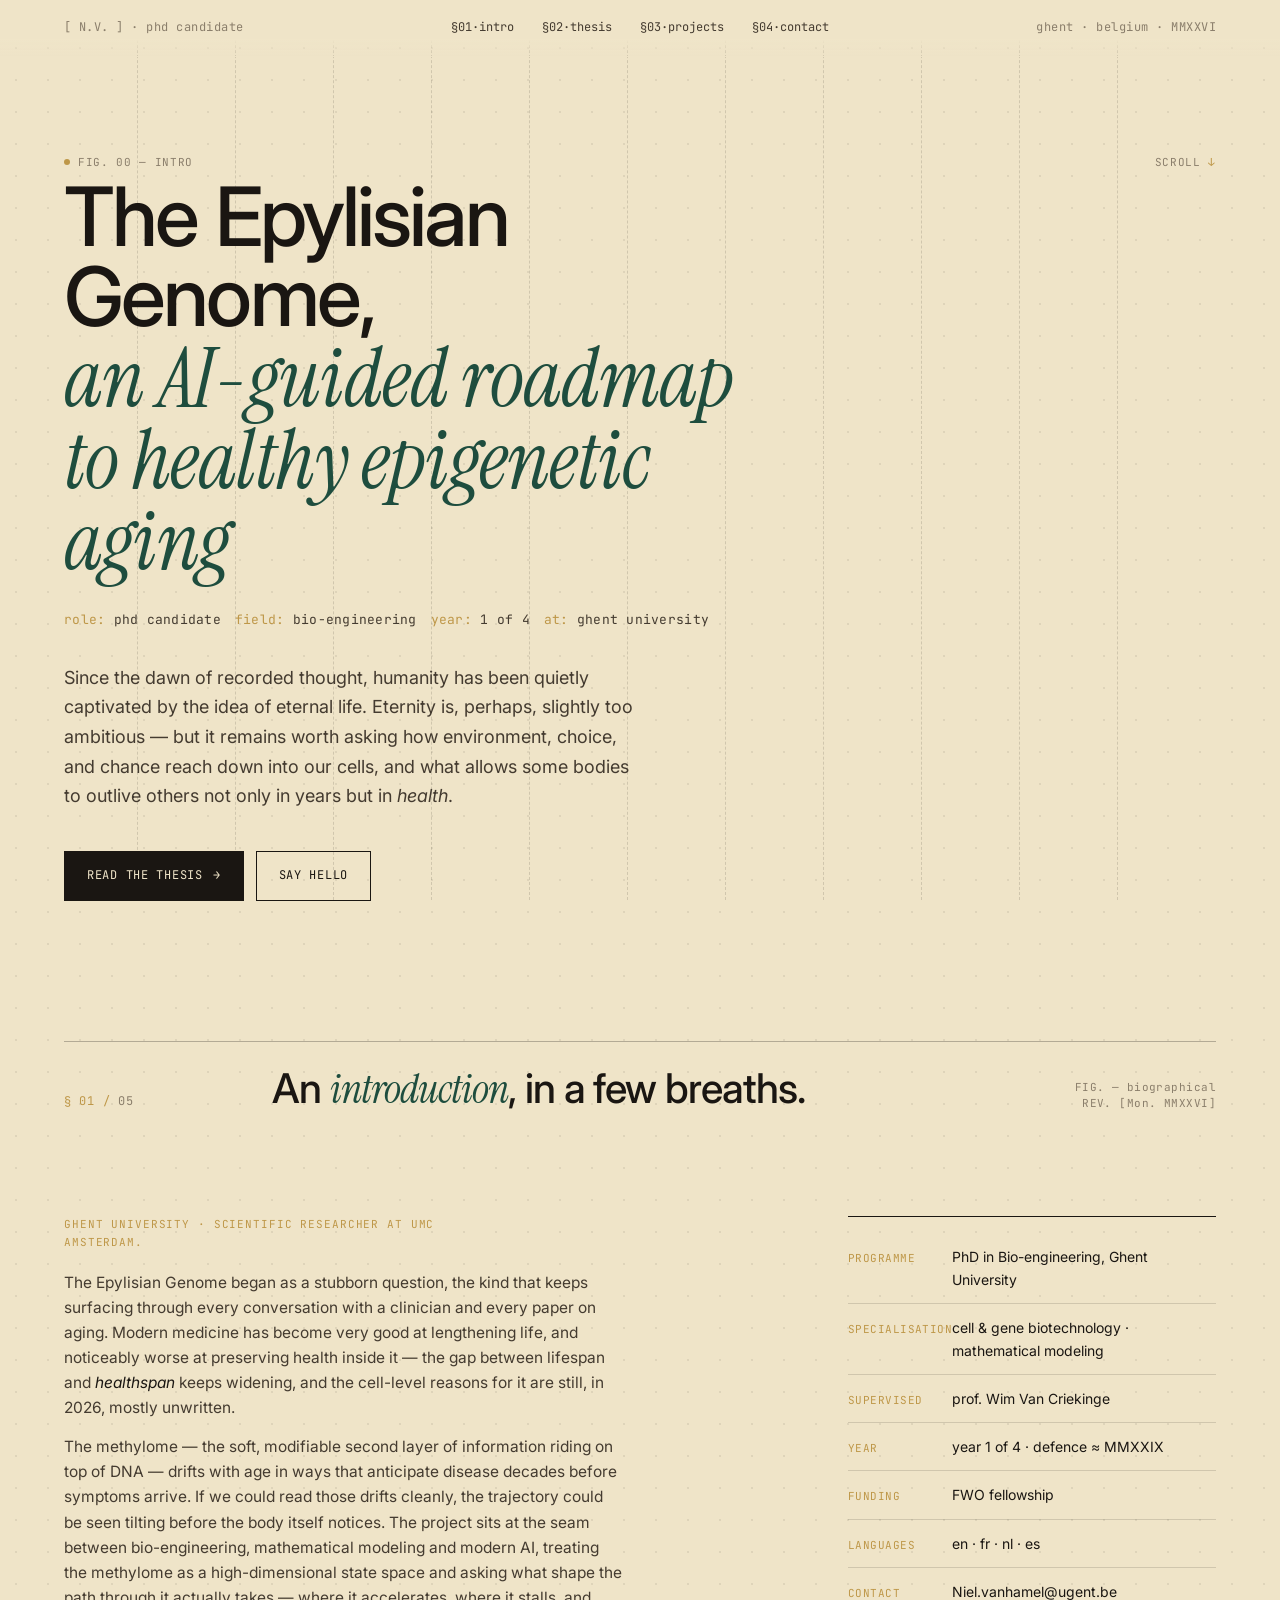
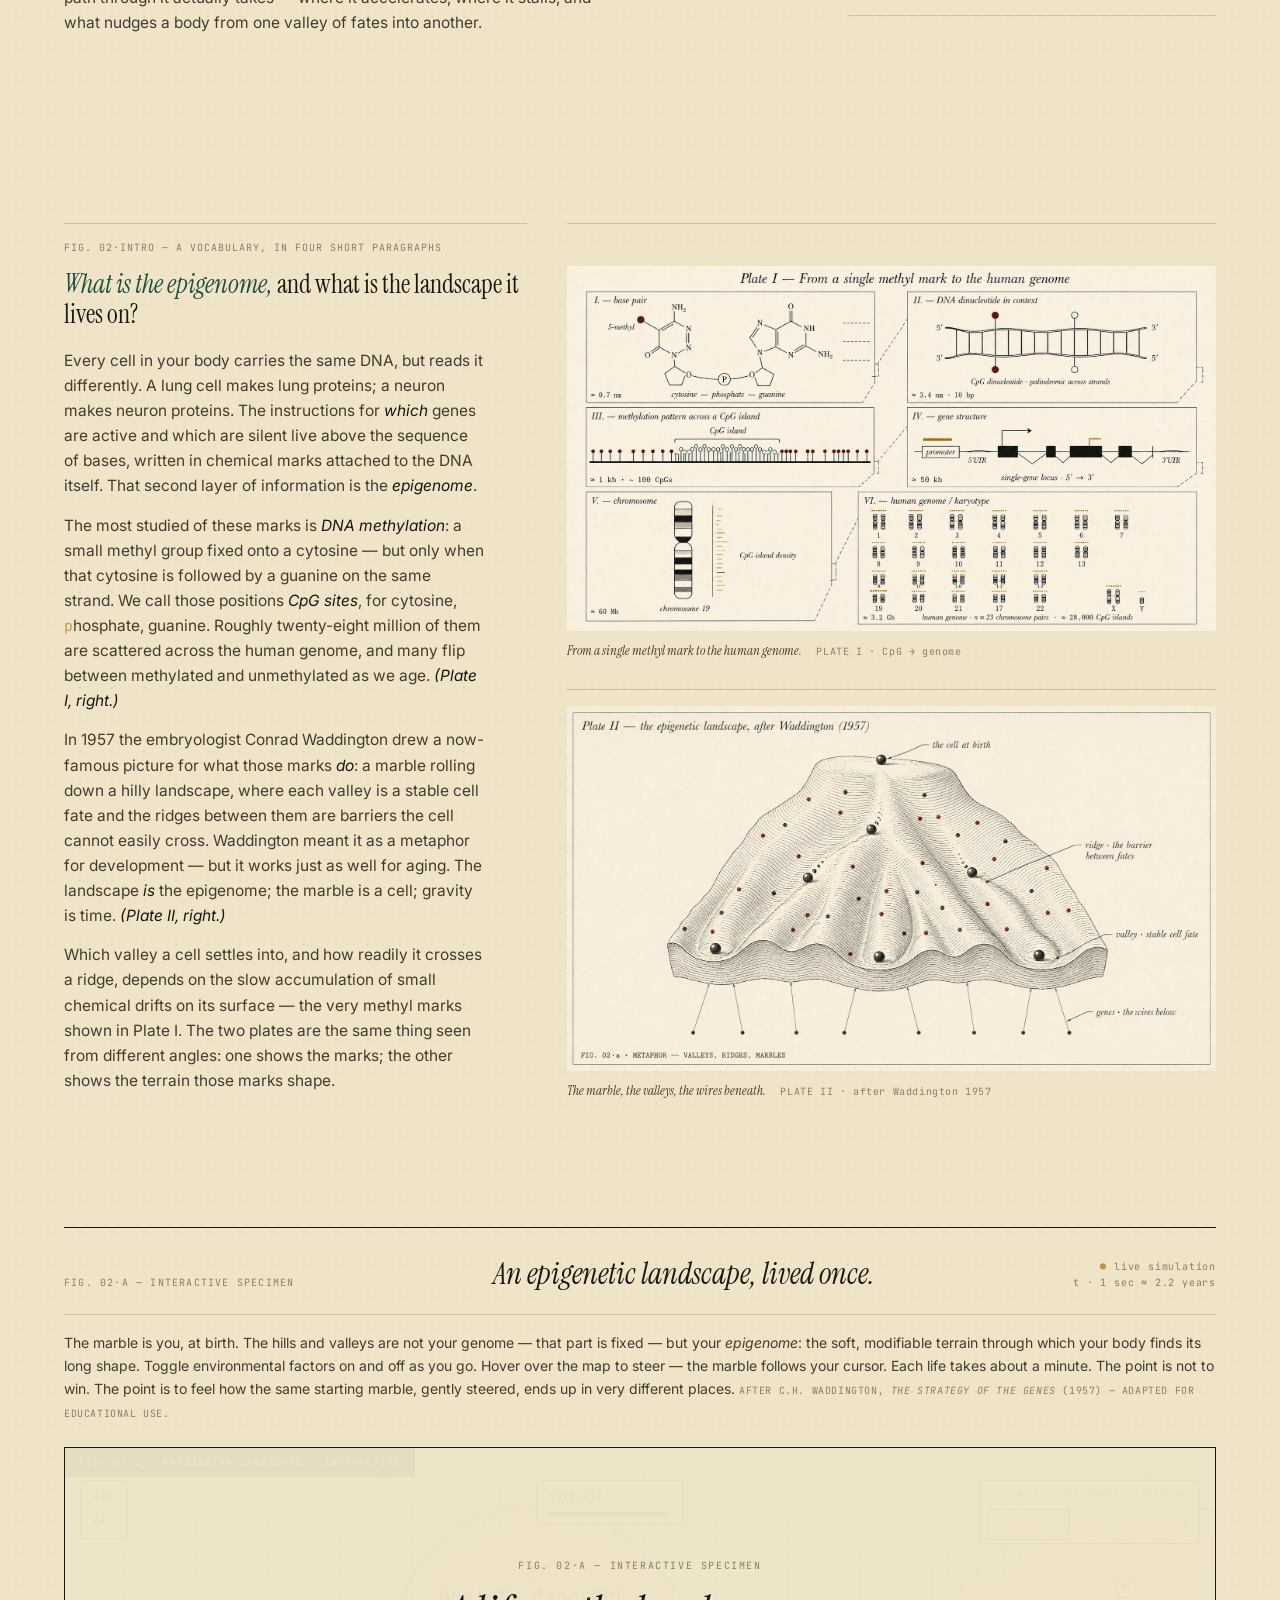
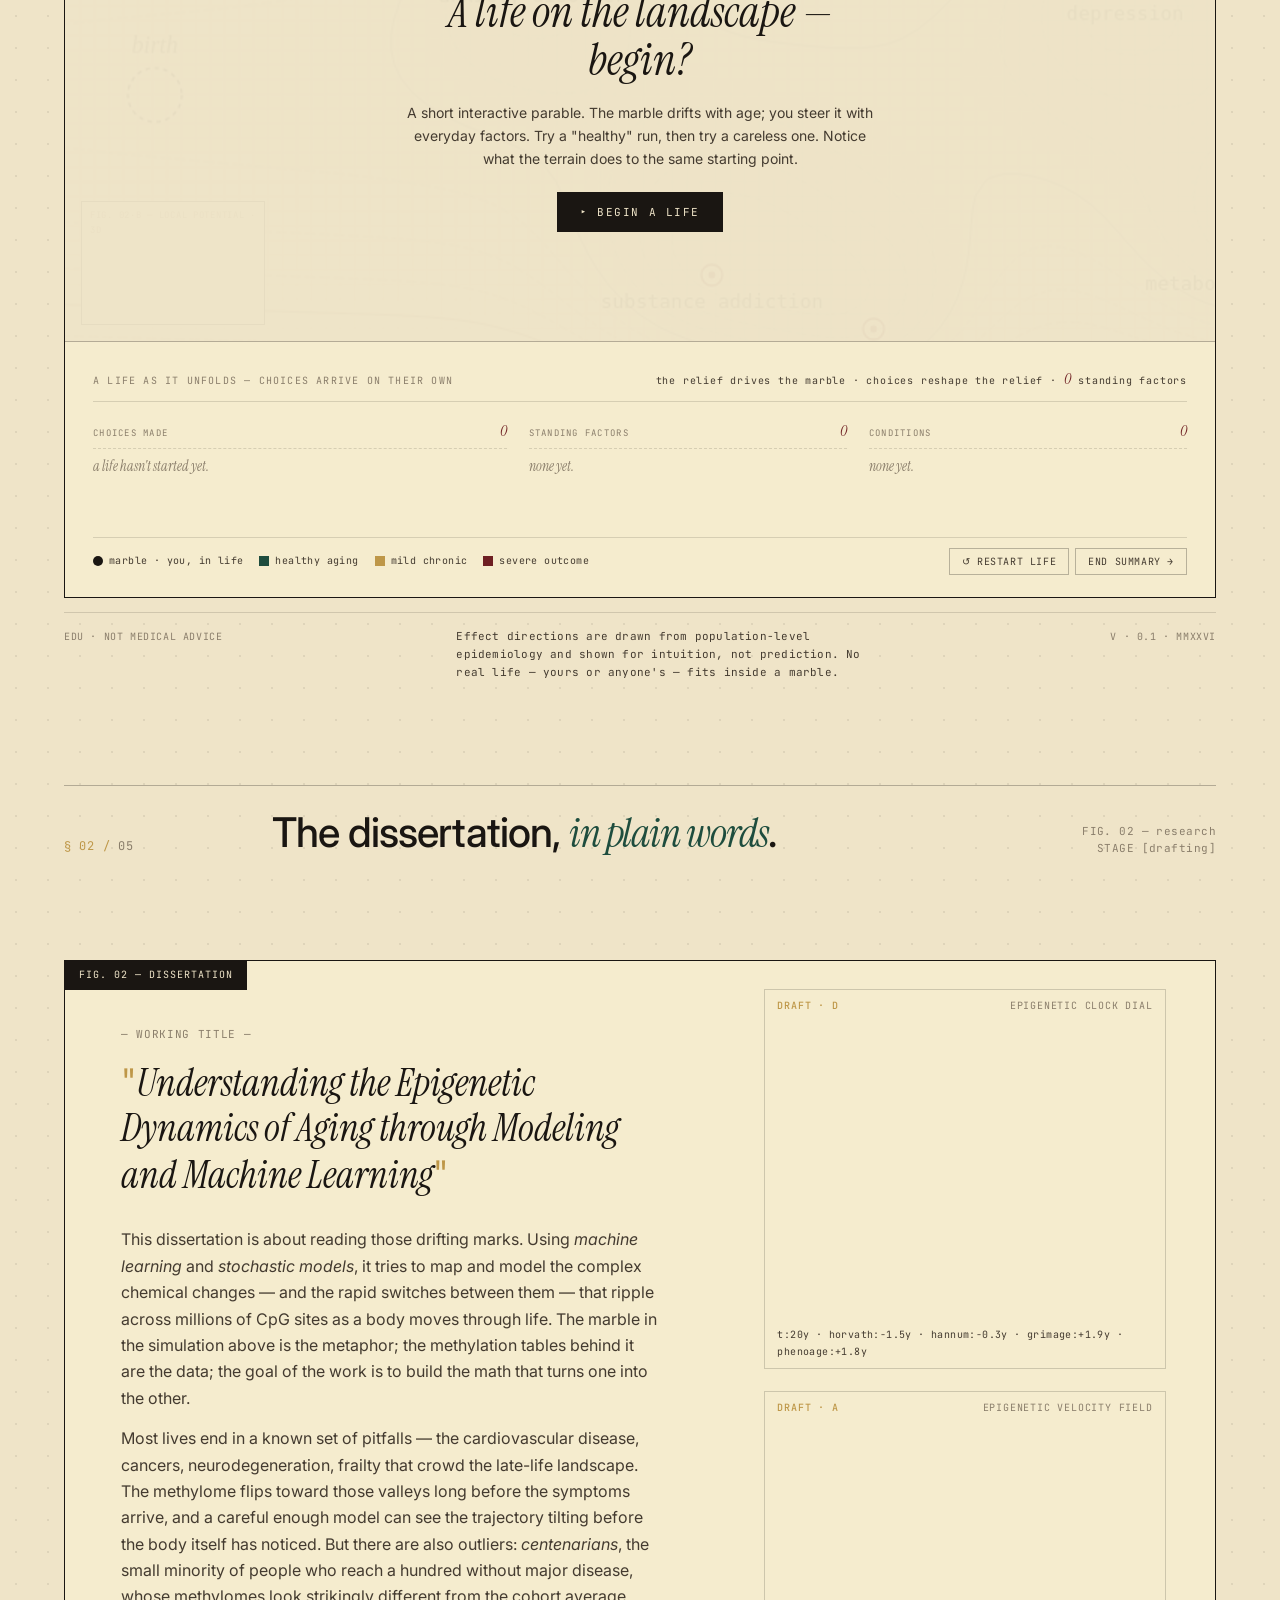
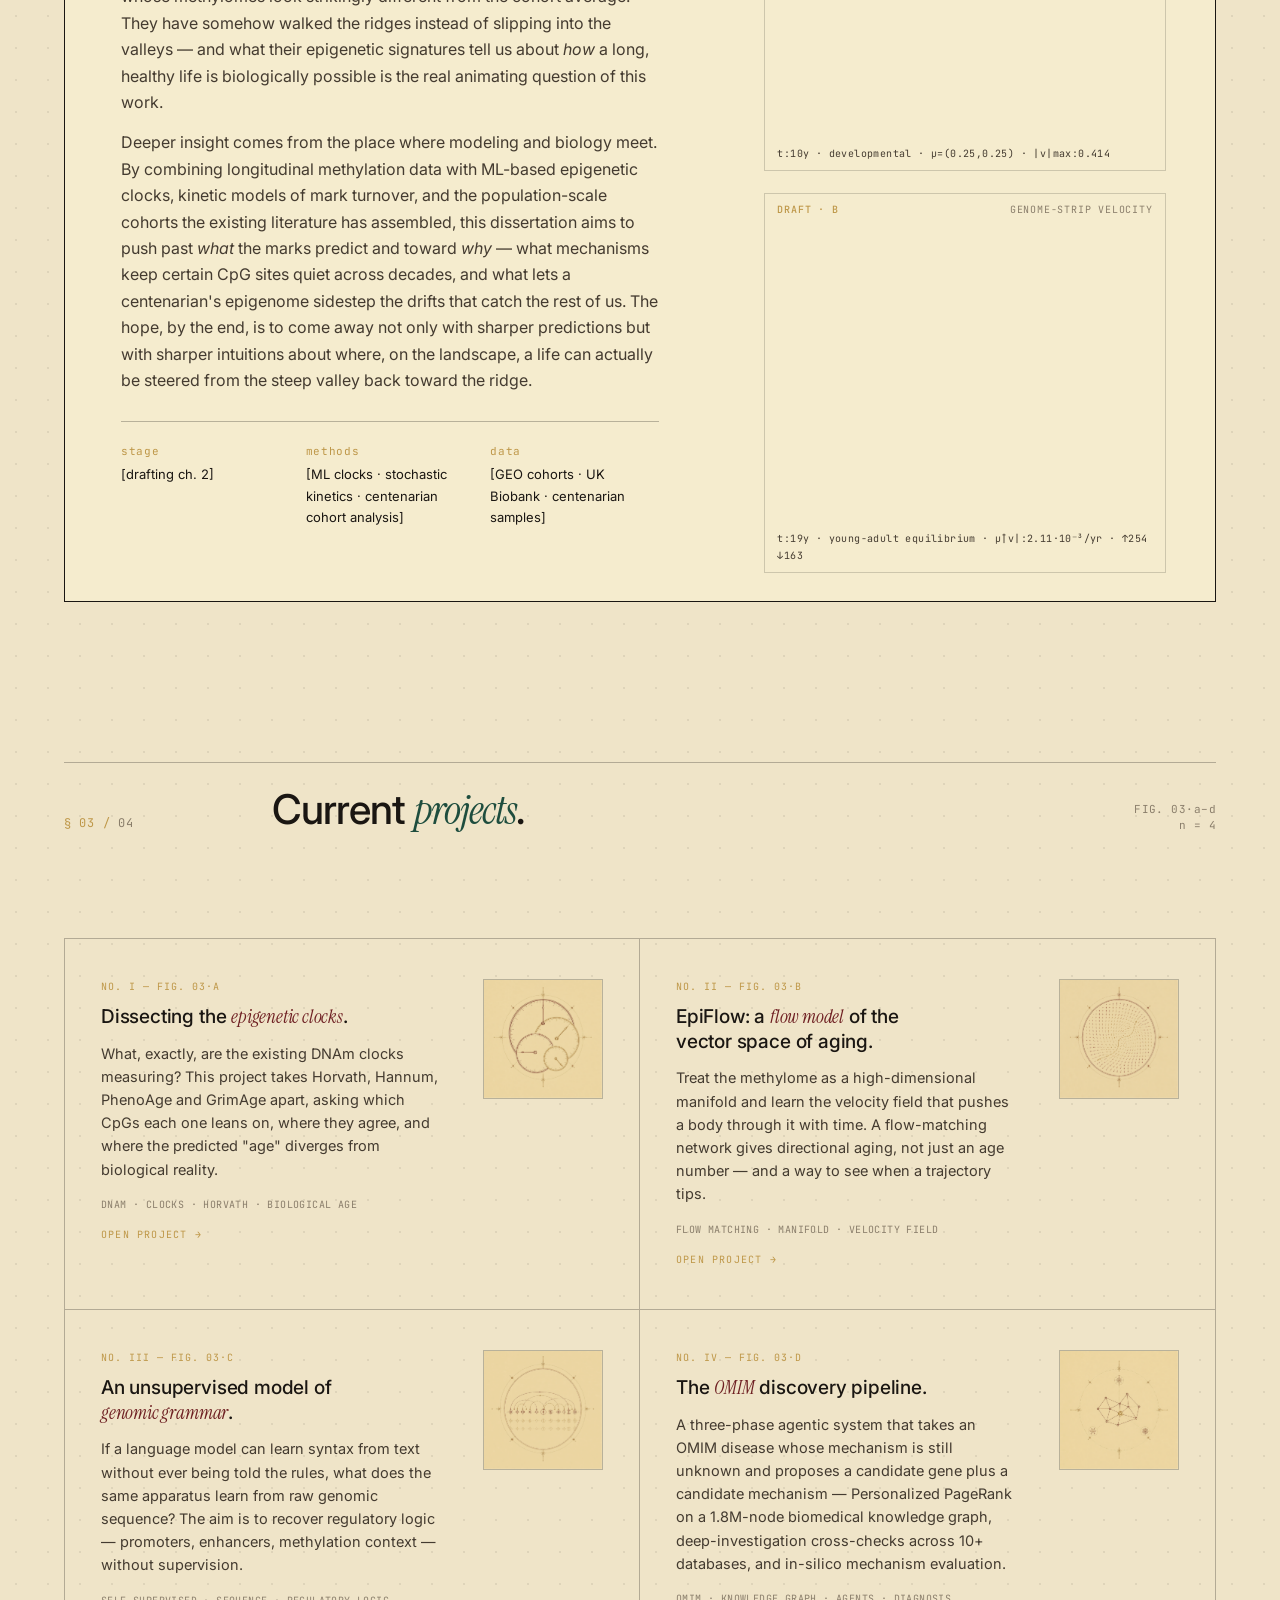
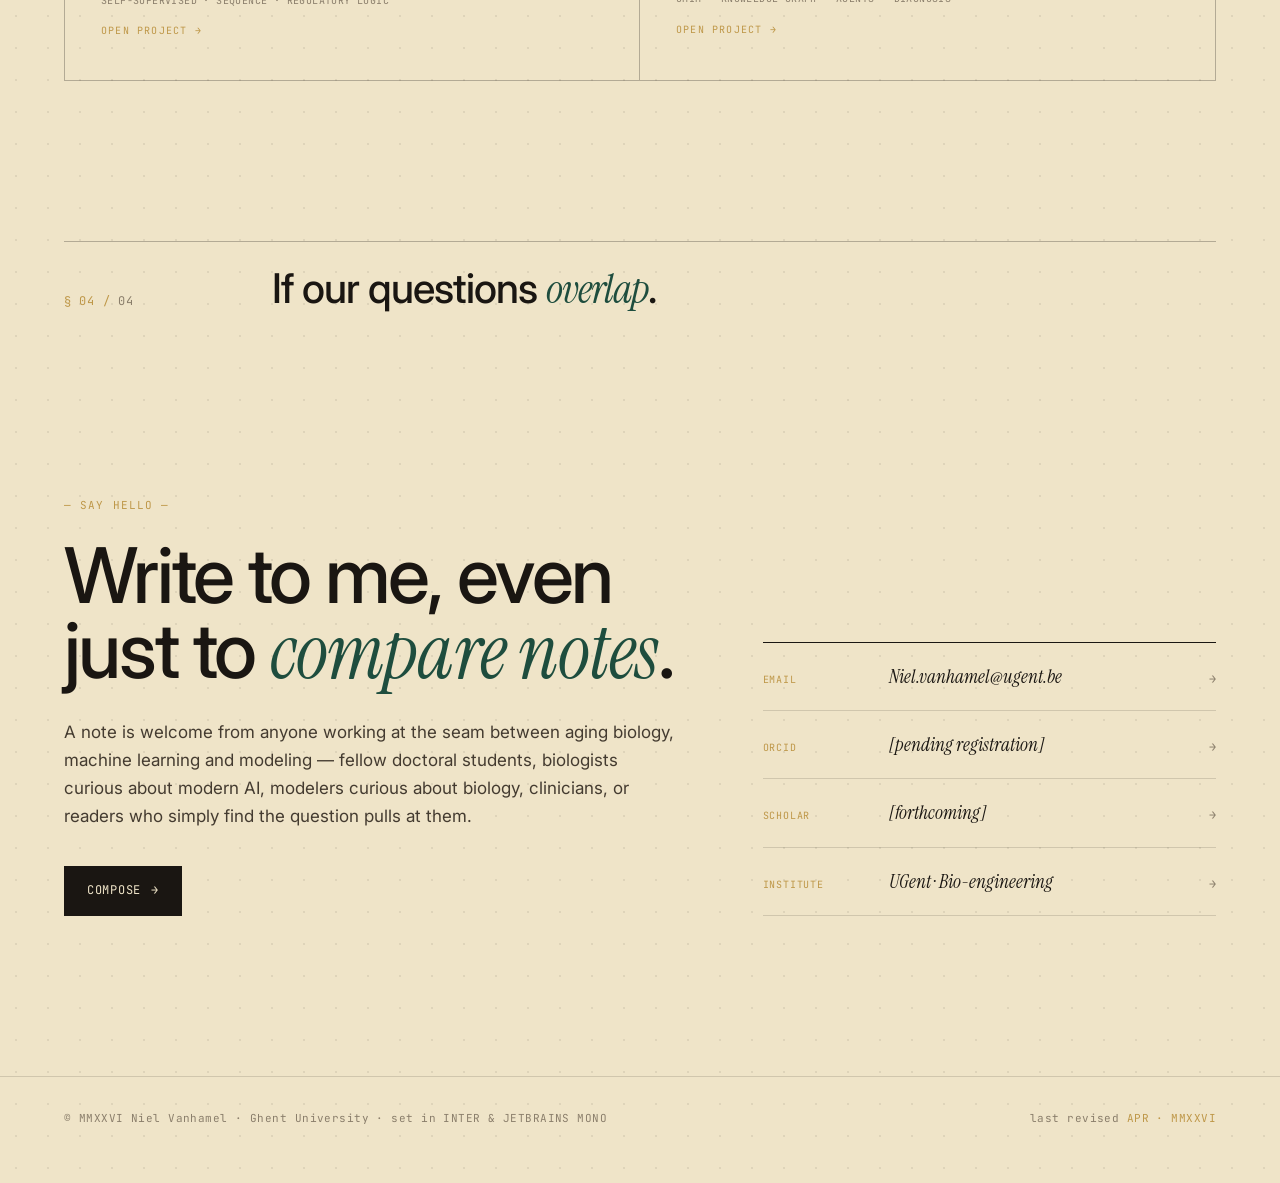
<file: academic-landing-neogeo.html>
<!doctype html>
<html lang="en">
<head>
<meta charset="utf-8" />
<meta name="viewport" content="width=device-width, initial-scale=1" />
<title>Niel Vanhamel — The Epylisian Genome · PhD, Bio-engineering · Ghent</title>
<link rel="preconnect" href="https://fonts.googleapis.com">
<link rel="preconnect" href="https://fonts.gstatic.com" crossorigin>
<link href="https://fonts.googleapis.com/css2?family=Inter:wght@300;400;500;600&family=JetBrains+Mono:wght@300;400;500&family=Instrument+Serif:ital@0;1&display=swap" rel="stylesheet">
<style>
  :root {
    --paper:       #EFE4C8;
    --paper-deep:  #E5D9B5;
    --paper-soft:  #F5ECCE;
    --ink:         #1A1612;
    --ink-soft:    #443B30;
    --ink-faint:   #8A7E6B;
    --rule:        rgba(26, 22, 18, 0.14);
    --rule-strong: rgba(26, 22, 18, 0.28);
    --gold:        #BE9748;
    --emerald:     #1E4D3E;
    --burgundy:    #6E1F22;
  }

  * { box-sizing: border-box; margin: 0; padding: 0; }
  html { scroll-behavior: smooth; }
  body {
    font-family: 'Inter', system-ui, sans-serif;
    font-weight: 400;
    color: var(--ink);
    background: var(--paper);
    line-height: 1.65;
    font-size: 16px;
    -webkit-font-smoothing: antialiased;
    overflow-x: hidden;
    background-image:
      radial-gradient(circle, rgba(26, 22, 18, 0.08) 1px, transparent 1px);
    background-size: 32px 32px;
    background-position: 0 0;
  }

  .mono { font-family: 'JetBrains Mono', ui-monospace, monospace; }
  .ital { font-family: 'Instrument Serif', Georgia, serif; font-style: italic; font-weight: 400; }

  a { color: inherit; text-decoration: none; transition: color 500ms cubic-bezier(.2,.7,.2,1); }
  a:hover { color: var(--burgundy); }

  ::selection { background: var(--gold); color: var(--ink); }

  .wrap {
    max-width: 1280px;
    margin: 0 auto;
    padding: 0 64px;
    position: relative;
  }
  @media (max-width: 720px) { .wrap { padding: 0 24px; } }

  /* ---------- 12-column scaffold ---------- */
  .grid12 {
    display: grid;
    grid-template-columns: repeat(12, 1fr);
    gap: 24px;
  }
  @media (max-width: 900px) { .grid12 { grid-template-columns: 1fr; } }

  /* ---------- Page lattice (visible vertical rules) ---------- */
  .lattice {
    position: fixed;
    inset: 0;
    pointer-events: none;
    z-index: 0;
    max-width: 1280px;
    margin: 0 auto;
    padding: 0 64px;
    display: grid;
    grid-template-columns: repeat(12, 1fr);
    gap: 24px;
  }
  .lattice .col {
    border-right: 1px dashed var(--rule);
    height: 100%;
  }
  .lattice .col:last-child { border-right: none; }
  @media (max-width: 900px) { .lattice { display: none; } }

  /* ---------- NAV ---------- */
  nav.top {
    position: fixed;
    top: 0; left: 0; right: 0;
    z-index: 50;
    padding: 18px 64px;
    display: grid;
    grid-template-columns: 1fr 1fr 1fr;
    align-items: center;
    background: linear-gradient(to bottom, var(--paper) 70%, rgba(239, 228, 200, 0));
    border-bottom: 1px solid transparent;
    font-size: 12px;
  }
  nav.top .left, nav.top .right {
    font-family: 'JetBrains Mono', monospace;
    color: var(--ink-faint);
    letter-spacing: 0.04em;
  }
  nav.top .right { text-align: right; }
  nav.top .center {
    display: flex;
    justify-content: center;
    gap: 28px;
    font-family: 'JetBrains Mono', monospace;
    color: var(--ink-soft);
  }
  nav.top .center a:hover { color: var(--gold); }
  nav.top .mark {
    font-family: 'Inter', sans-serif;
    font-weight: 500;
    color: var(--ink);
    letter-spacing: 0.04em;
  }
  @media (max-width: 720px) {
    nav.top { padding: 14px 24px; grid-template-columns: 1fr 1fr; }
    nav.top .center { display: none; }
  }

  section { padding: 80px 0; position: relative; }
  @media (max-width: 720px) { section { padding: 56px 0; } }

  /* ---------- SECTION HEAD ---------- */
  .section-head {
    grid-column: 1 / 13;
    display: grid;
    grid-template-columns: 2fr 8fr 2fr;
    gap: 24px;
    margin-bottom: 80px;
    align-items: end;
    border-top: 1px solid var(--rule-strong);
    padding-top: 24px;
  }
  /* When a section-head is wedged mid-section (e.g. the thesis title
     after the Waddington game), give it room above so it doesn't sit
     flush against the previous block. */
  .grid12 > .section-head:not(:first-child) {
    margin-top: 80px;
  }
  .section-head .num {
    font-family: 'JetBrains Mono', monospace;
    font-size: 12px;
    letter-spacing: 0.06em;
    color: var(--gold);
  }
  .section-head .num .of { color: var(--ink-faint); }
  .section-head h2 {
    font-weight: 500;
    font-size: clamp(28px, 3.2vw, 44px);
    line-height: 1.1;
    letter-spacing: -0.025em;
    max-width: 24ch;
  }
  .section-head h2 em { font-family: 'Instrument Serif', serif; font-style: italic; font-weight: 400; color: var(--emerald); }
  .section-head .meta {
    font-family: 'JetBrains Mono', monospace;
    font-size: 11px;
    color: var(--ink-faint);
    text-align: right;
    letter-spacing: 0.04em;
    line-height: 1.5;
  }
  @media (max-width: 720px) {
    .section-head { grid-template-columns: 1fr; gap: 12px; margin-bottom: 48px; }
    .section-head .meta { text-align: left; }
  }

  /* ---------- HERO ---------- */
  .hero {
    min-height: 100vh;
    display: flex;
    align-items: stretch;
    padding: 120px 0 60px;
    position: relative;
  }
  .hero .wrap { display: grid; grid-template-columns: repeat(12, 1fr); gap: 24px; align-items: start; width: 100%; }
  .hero .label-tl, .hero .label-tr {
    font-family: 'JetBrains Mono', monospace;
    font-size: 11px;
    color: var(--ink-faint);
    letter-spacing: 0.06em;
    position: absolute;
    top: 96px;
  }
  .hero .label-tl { left: 64px; }
  .hero .label-tr { right: 64px; text-align: right; }
  .hero .label-tl .dot, .hero .label-tr .dot {
    display: inline-block;
    width: 6px; height: 6px;
    background: var(--gold);
    border-radius: 50%;
    margin-right: 8px;
    transform: translateY(-1px);
  }

  /* Hero is text-only — no figure on the right. The headline column
     spans most of the grid; the right end is intentional whitespace. */
  .hero-text { grid-column: 1 / 9; position: sticky; top: 100px; }

  /* Three-panel sidebar inside the thesis-frame — the dissertation's
     three braided strands shown in motion right next to the prose:
     kinetic (A), cohort-scale (B), predictive (D). Stacked vertically
     so the simulations feel like a running margin of evidence beside
     the text. */
  .thesis-canvases {
    padding: 28px 32px;
    display: flex;
    flex-direction: column;
    justify-content: center;
    align-items: stretch;
    gap: 22px;
    /* transparent — inherit the thesis-frame background so the sidebar
       reads as part of the same paper, not as a separate panel. */
    background: transparent;
  }
  .thesis-canvases .draft-frame {
    /* squared, slightly smaller than the column so they breathe */
    width: 92%;
    aspect-ratio: 1 / 1;
    align-self: center;
    flex: 0 0 auto;
    /* match the dissertation paper — no separate panel surface */
    background: transparent;
    border-color: rgba(26,22,18,0.18);
  }

  /* FIG. 02·E — OMIM solver block. Full-width layout: a brief intro
     header on top, then the panel takes the full 12-column row so the
     two-phase pipeline has room to actually breathe. */
  .omim-block {
    grid-column: 1 / 13;
    display: block;
    margin-top: 96px;
  }
  .omim-block .omim-text {
    border-top: 1px solid rgba(26,22,18,0.18);
    padding-top: 16px;
    margin-bottom: 28px;
    display: grid;
    grid-template-columns: 5fr 7fr;
    gap: 40px;
    align-items: start;
  }
  .omim-block .omim-text-head {
    /* left column — kicker + heading */
  }
  .omim-block .omim-text-body {
    /* right column — paragraphs */
  }
  .omim-block .omim-text p {
    font-size: 15.5px;
    line-height: 1.62;
    color: var(--ink-soft);
    margin: 0 0 14px;
    max-width: 70ch;
  }
  .omim-block .omim-text p em {
    font-style: italic;
    color: var(--ink);
  }
  .omim-block .omim-text .primer-h em {
    font-style: italic;
    color: var(--burgundy);
  }
  .omim-block .omim-panel .draft-frame {
    height: 600px;
  }
  @media (max-width: 900px) {
    .omim-block .omim-text {
      grid-template-columns: 1fr;
      gap: 18px;
    }
    .omim-block .omim-panel .draft-frame { height: 460px; }
  }
  .draft-frame {
    position: relative;
    border: 1px solid var(--rule-strong);
    background: var(--paper-soft);
    height: 380px;
    overflow: hidden;
  }
  .draft-frame canvas {
    position: absolute;
    inset: 0;
    width: 100%;
    height: 100%;
  }
  .draft-frame .draft-header {
    position: absolute;
    top: 0; left: 0; right: 0;
    display: flex;
    justify-content: space-between;
    align-items: center;
    font-family: 'JetBrains Mono', monospace;
    font-size: 10px;
    color: var(--ink-faint);
    padding: 8px 12px;
    letter-spacing: 0.08em;
    z-index: 2;
    pointer-events: none;
  }
  .draft-frame .draft-header .draft-id {
    color: var(--gold);
    font-weight: 500;
  }
  .draft-frame .draft-readout {
    position: absolute;
    bottom: 0; left: 0;
    font-family: 'JetBrains Mono', monospace;
    font-size: 10px;
    color: var(--ink-soft);
    padding: 8px 12px;
    letter-spacing: 0.04em;
    z-index: 2;
    pointer-events: none;
  }
  .draft-frame .draft-tag {
    position: absolute;
    bottom: -1px;
    left: 50%;
    transform: translate(-50%, 100%);
    background: var(--paper);
    padding: 6px 14px;
    font-family: 'JetBrains Mono', monospace;
    font-size: 11px;
    color: var(--ink-soft);
    border: 1px solid var(--rule-strong);
    border-top: none;
    letter-spacing: 0.06em;
    white-space: nowrap;
    z-index: 2;
  }
  .draft-frame.pending {
    display: flex;
    align-items: center;
    justify-content: center;
  }
  .draft-frame.pending::before, .draft-frame.pending::after {
    content: '';
    position: absolute;
    background: var(--rule);
    opacity: 0.5;
  }
  .draft-frame.pending::before { left: 50%; top: 0; bottom: 0; width: 1px; }
  .draft-frame.pending::after  { top: 50%; left: 0; right: 0; height: 1px; }
  .draft-frame.pending .placeholder {
    font-family: 'Instrument Serif', serif;
    font-style: italic;
    font-size: 18px;
    color: var(--ink-faint);
    text-align: center;
    line-height: 1.4;
  }
  .draft-frame.pending .placeholder small {
    display: block;
    font-family: 'JetBrains Mono', monospace;
    font-size: 10px;
    font-style: normal;
    margin-top: 6px;
    letter-spacing: 0.08em;
  }

  .hero h1 {
    font-size: clamp(48px, 6.4vw, 92px);
    font-weight: 500;
    line-height: 0.98;
    letter-spacing: -0.035em;
    margin-bottom: 28px;
    max-width: 14ch;
  }
  .hero h1 em {
    font-family: 'Instrument Serif', serif;
    font-style: italic;
    font-weight: 400;
    color: var(--emerald);
    letter-spacing: -0.01em;
  }
  .hero .role-line {
    font-family: 'JetBrains Mono', monospace;
    font-size: 13px;
    color: var(--ink-soft);
    margin-bottom: 32px;
    letter-spacing: 0.02em;
    display: flex;
    flex-wrap: wrap;
    gap: 0 14px;
  }
  .hero .role-line .key { color: var(--gold); }
  .hero .lede {
    font-size: 18px;
    color: var(--ink-soft);
    max-width: 52ch;
    margin-bottom: 40px;
    line-height: 1.65;
  }
  .hero .actions { display: flex; gap: 12px; flex-wrap: wrap; }
  .btn {
    font-family: 'JetBrains Mono', monospace;
    font-size: 12px;
    letter-spacing: 0.06em;
    padding: 14px 22px;
    border: 1px solid var(--ink);
    background: var(--ink);
    color: var(--paper);
    transition: all 500ms cubic-bezier(.2,.7,.2,1);
    display: inline-flex;
    align-items: center;
    gap: 10px;
    text-transform: uppercase;
  }
  .btn .arrow { transition: transform 500ms cubic-bezier(.2,.7,.2,1); }
  .btn:hover { background: var(--burgundy); border-color: var(--burgundy); color: var(--paper); }
  .btn:hover .arrow { transform: translateX(4px); }
  .btn.ghost {
    background: transparent;
    color: var(--ink);
  }
  .btn.ghost:hover { background: var(--ink); color: var(--paper); }

  @media (max-width: 900px) {
    .hero-text { grid-column: 1 / 13; }
    .thesis-canvases {
      padding: 18px 24px 24px;
      gap: 18px;
    }
    .thesis-canvases .draft-frame { width: 100%; aspect-ratio: 1 / 1; }
    .hero .label-tl, .hero .label-tr { display: none; }
  }

  /* ---------- ABOUT ---------- */
  .about-body { grid-column: 1 / 9; }
  .about-aside { grid-column: 9 / 13; }
  /* match the primer-text typography below: same family (Inter),
     same size, line-height and ink-soft colour, so the about prose
     and the dissertation primer feel like one body of text. */
  .about-body p {
    font-size: 15.5px;
    line-height: 1.62;
    margin: 0 0 14px;
    color: var(--ink-soft);
    max-width: 56ch;
  }
  .about-body p em {
    font-style: italic;
    color: var(--ink);
  }
  .about-body p .ital { color: var(--emerald); }
  .about-body p.affiliation-line {
    font-family: 'JetBrains Mono', monospace;
    font-size: 11px;
    letter-spacing: 0.08em;
    color: var(--gold);
    text-transform: uppercase;
    margin-bottom: 18px;
  }
  .about-aside {
    border-top: 1px solid var(--ink);
    padding-top: 16px;
  }
  .about-aside .row {
    display: grid;
    grid-template-columns: 90px 1fr;
    gap: 14px;
    padding: 12px 0;
    border-bottom: 1px solid var(--rule);
    font-size: 13px;
    align-items: baseline;
  }
  .about-aside .row .k {
    font-family: 'JetBrains Mono', monospace;
    color: var(--gold);
    font-size: 11px;
    letter-spacing: 0.04em;
    text-transform: uppercase;
  }
  .about-aside .row .v { color: var(--ink); font-size: 14px; }
  @media (max-width: 900px) {
    .about-body, .about-aside { grid-column: 1 / 13; }
    .about-aside { margin-top: 32px; }
  }

  /* ---------- DISSERTATION (with live phyllotaxis specimen) ---------- */
  .thesis-block { grid-column: 1 / 13; }
  /* FIG. 02·intro — side-figure primer at the top of the thesis section.
     Two-column layout: text on the left (~5 of 12 cols), plate on the
     right (~7 of 12 cols). Plate gets the wider half because it's
     informationally dense; the text is short and tight. */
  .thesis-primer {
    grid-column: 1 / 13;
    display: grid;
    grid-template-columns: 5fr 7fr;
    gap: 40px;
    align-items: start;
    margin: 14px 0 56px;
  }
  .thesis-primer .primer-text {
    border-top: 1px solid rgba(26,22,18,0.18);
    padding-top: 16px;
  }
  .thesis-primer .primer-kicker {
    font-family: 'JetBrains Mono', monospace;
    font-size: 10px;
    letter-spacing: 0.10em;
    color: var(--ink-faint);
    text-transform: uppercase;
    margin-bottom: 12px;
  }
  .thesis-primer .primer-h {
    font-family: 'Crimson Pro', 'Instrument Serif', serif;
    font-weight: 400;
    font-size: 26px;
    line-height: 1.18;
    margin: 0 0 18px;
    color: var(--ink);
  }
  .thesis-primer .primer-h em {
    font-style: italic;
    color: var(--emerald);
  }
  .thesis-primer .primer-text p {
    font-size: 15.5px;
    line-height: 1.62;
    color: var(--ink-soft);
    margin: 0 0 14px;
    max-width: 42ch;
  }
  .thesis-primer .primer-text p em {
    font-style: italic;
    color: var(--ink);
  }
  .thesis-primer .primer-text .mono-inline {
    font-family: 'JetBrains Mono', monospace;
    font-style: normal;
    font-size: 0.95em;
    color: var(--gold);
  }
  .thesis-primer .primer-figures {
    display: flex;
    flex-direction: column;
    gap: 28px;
  }
  .thesis-primer .primer-figure {
    margin: 0;
    border-top: 1px solid rgba(26,22,18,0.18);
    padding-top: 16px;
  }
  /* The first figure keeps its top-rule at the column top (aligned with
     the kicker rule on the left), but its image content is pushed down
     by an extra ~26px so the image lines up with the title text on the
     left, not with the kicker. Second figure (Plate II) is unaffected. */
  .thesis-primer .primer-figure:first-child {
    padding-top: 42px;
  }
  .thesis-primer .primer-figure img {
    display: block;
    width: 100%;
    height: auto;
  }
  .thesis-primer .primer-figure figcaption {
    font-family: 'Crimson Pro', 'Instrument Serif', serif;
    font-size: 13px;
    line-height: 1.5;
    color: var(--ink-soft);
    margin-top: 10px;
  }
  .thesis-primer .primer-figure figcaption em {
    font-style: italic;
  }
  .thesis-primer .primer-figure figcaption .src {
    font-family: 'JetBrains Mono', monospace;
    font-style: normal;
    font-size: 10px;
    letter-spacing: 0.06em;
    color: var(--ink-faint);
    display: inline-block;
    margin-left: 12px;
  }
  @media (max-width: 900px) {
    .thesis-primer {
      grid-template-columns: 1fr;
      gap: 28px;
    }
    .thesis-primer .primer-text p { max-width: 60ch; }
  }
  .thesis-frame {
    border: 1px solid var(--ink);
    background: var(--paper-soft);
    display: grid;
    grid-template-columns: 1.3fr 1fr;
    position: relative;
  }
  .thesis-frame::before {
    content: 'FIG. 02 — DISSERTATION';
    position: absolute;
    top: 0; left: 0;
    background: var(--ink);
    color: var(--paper);
    font-family: 'JetBrains Mono', monospace;
    font-size: 10px;
    padding: 6px 14px;
    letter-spacing: 0.1em;
  }
  .thesis-text { padding: 64px 56px 48px; }
  .thesis-text .working {
    font-family: 'JetBrains Mono', monospace;
    font-size: 11px;
    letter-spacing: 0.06em;
    color: var(--ink-faint);
    margin-bottom: 16px;
    text-transform: uppercase;
  }
  .thesis-text h3 {
    font-family: 'Instrument Serif', serif;
    font-style: italic;
    font-weight: 400;
    font-size: clamp(26px, 3vw, 38px);
    line-height: 1.2;
    margin-bottom: 28px;
    color: var(--ink);
    max-width: 28ch;
  }
  .thesis-text h3 .open, .thesis-text h3 .close { color: var(--gold); font-style: normal; font-family: 'Inter', sans-serif; }
  .thesis-text p {
    font-size: 16px;
    color: var(--ink-soft);
    max-width: 56ch;
    margin-bottom: 14px;
  }
  .thesis-text .axes {
    margin-top: 28px;
    border-top: 1px solid var(--rule-strong);
    padding-top: 20px;
    display: grid;
    grid-template-columns: repeat(3, 1fr);
    gap: 16px;
  }
  .thesis-text .axes > div {
    font-family: 'JetBrains Mono', monospace;
    font-size: 11px;
    color: var(--ink-soft);
  }
  .thesis-text .axes .k { color: var(--gold); display: block; margin-bottom: 4px; letter-spacing: 0.06em; }
  .thesis-text .axes .v { color: var(--ink); font-family: 'Inter', sans-serif; font-size: 13px; }

  .thesis-spec { padding: 36px 36px 28px; display: flex; flex-direction: column; }
  .thesis-spec .spec-head {
    font-family: 'JetBrains Mono', monospace;
    font-size: 10px;
    color: var(--ink-faint);
    letter-spacing: 0.08em;
    margin-bottom: 12px;
    text-transform: uppercase;
    display: flex;
    justify-content: space-between;
  }
  .thesis-spec .canvas-frame {
    position: relative;
    aspect-ratio: 1 / 1;
    border: 1px solid var(--rule-strong);
    background: var(--paper);
    overflow: hidden;
    margin-bottom: 16px;
  }
  #phyllotaxis { position: absolute; inset: 0; width: 100%; height: 100%; }
  .thesis-spec .controls {
    display: grid;
    gap: 12px;
  }
  .thesis-spec .control-row {
    display: grid;
    grid-template-columns: 1fr 80px;
    gap: 12px;
    align-items: center;
    font-family: 'JetBrains Mono', monospace;
    font-size: 11px;
    color: var(--ink-soft);
    letter-spacing: 0.04em;
  }
  .thesis-spec .control-row .label-row {
    display: flex;
    justify-content: space-between;
  }
  .thesis-spec .control-row .label-row .label { color: var(--ink); }
  .thesis-spec .control-row .label-row .readout { color: var(--gold); }
  .thesis-spec input[type=range] {
    -webkit-appearance: none;
    appearance: none;
    width: 100%;
    height: 1px;
    background: var(--ink);
    grid-column: 1 / 3;
    cursor: pointer;
  }
  .thesis-spec input[type=range]::-webkit-slider-thumb {
    -webkit-appearance: none;
    width: 14px; height: 14px;
    background: var(--burgundy);
    border-radius: 50%;
    cursor: grab;
    transition: transform 200ms ease;
  }
  .thesis-spec input[type=range]::-webkit-slider-thumb:active { transform: scale(1.2); cursor: grabbing; }
  .thesis-spec input[type=range]::-moz-range-thumb {
    width: 14px; height: 14px;
    background: var(--burgundy);
    border-radius: 50%;
    border: none;
    cursor: grab;
  }
  .thesis-spec .reset {
    font-family: 'JetBrains Mono', monospace;
    font-size: 10px;
    background: transparent;
    border: 1px solid var(--rule-strong);
    color: var(--ink-soft);
    padding: 6px 10px;
    cursor: pointer;
    letter-spacing: 0.06em;
    text-transform: uppercase;
    transition: all 300ms ease;
    width: fit-content;
  }
  .thesis-spec .reset:hover { background: var(--ink); color: var(--paper); border-color: var(--ink); }

  @media (max-width: 900px) {
    .thesis-frame { grid-template-columns: 1fr; }
    .thesis-text { padding: 56px 28px 32px; }
    .thesis-spec { padding: 28px; }
  }

  /* ---------- THREADS (with mini specimens) ---------- */
  .threads { grid-column: 1 / 13; display: grid; grid-template-columns: repeat(2, 1fr); gap: 0; border: 1px solid var(--rule-strong); }
  .thread {
    padding: 40px 36px;
    border-right: 1px solid var(--rule-strong);
    border-bottom: 1px solid var(--rule-strong);
    display: grid;
    grid-template-columns: 1fr 120px;
    gap: 24px;
    transition: background 600ms cubic-bezier(.2,.7,.2,1);
    position: relative;
  }
  .thread:nth-child(2n) { border-right: none; }
  .thread:nth-last-child(-n+2) { border-bottom: none; }
  .thread:hover { background: rgba(190, 151, 72, 0.06); }
  /* clickable variant — a project card that links to its own page */
  a.thread-link {
    text-decoration: none;
    color: inherit;
    cursor: pointer;
  }
  a.thread-link:hover { background: rgba(190, 151, 72, 0.10); }
  a.thread-link:hover .thread-cta { color: var(--burgundy); }
  .thread-cta {
    margin-top: 14px;
    font-size: 10px;
    letter-spacing: 0.12em;
    color: var(--gold);
    text-transform: uppercase;
    transition: color 300ms ease;
  }
  .thread .roman {
    font-family: 'JetBrains Mono', monospace;
    font-size: 10px;
    letter-spacing: 0.1em;
    color: var(--gold);
    margin-bottom: 10px;
    text-transform: uppercase;
  }
  .thread h3 {
    font-weight: 500;
    font-size: 19px;
    line-height: 1.3;
    margin-bottom: 12px;
    max-width: 22ch;
    letter-spacing: -0.01em;
  }
  .thread h3 em { font-family: 'Instrument Serif', serif; font-style: italic; font-weight: 400; color: var(--burgundy); }
  .thread p {
    font-size: 14.5px;
    color: var(--ink-soft);
    max-width: 38ch;
    line-height: 1.6;
  }
  .thread .keys {
    margin-top: 16px;
    font-family: 'JetBrains Mono', monospace;
    font-size: 10px;
    color: var(--ink-faint);
    letter-spacing: 0.04em;
    text-transform: uppercase;
  }
  .thread .specimen {
    width: 120px;
    height: 120px;
    border: 1px solid var(--rule-strong);
    background: var(--paper-soft);
    position: relative;
    overflow: hidden;
    align-self: start;
  }
  .thread .specimen canvas,
  .thread .specimen img {
    width: 100%;
    height: 100%;
    display: block;
    object-fit: cover;
    /* slight desaturation/darken-on-paper baseline so the icons sit
       inside the cream paper rather than floating on top of it */
    mix-blend-mode: multiply;
  }
  .thread.thread-link:hover .specimen img {
    filter: brightness(1.04);
  }
  @media (max-width: 720px) {
    .threads { grid-template-columns: 1fr; }
    .thread { border-right: none; }
    .thread:not(:last-child) { border-bottom: 1px solid var(--rule-strong); }
  }

  /* ---------- TALKS ---------- */
  .talks { grid-column: 1 / 10; }
  .talks-list { border-top: 1px solid var(--ink); }
  .talk {
    display: grid;
    grid-template-columns: 110px 1fr auto;
    gap: 28px;
    padding: 22px 0;
    border-bottom: 1px solid var(--rule);
    align-items: baseline;
    font-size: 15px;
    transition: padding 500ms cubic-bezier(.2,.7,.2,1);
    position: relative;
  }
  .talk::before {
    content: '';
    position: absolute;
    left: 0; top: 0; bottom: 0;
    width: 0;
    background: var(--gold);
    transition: width 500ms cubic-bezier(.2,.7,.2,1);
  }
  .talk:hover { padding-left: 18px; }
  .talk:hover::before { width: 3px; }
  .talk .when {
    font-family: 'JetBrains Mono', monospace;
    font-size: 12px;
    color: var(--gold);
    letter-spacing: 0.04em;
  }
  .talk .what em { font-family: 'Instrument Serif', serif; font-style: italic; font-weight: 400; }
  .talk .what .kind {
    font-family: 'JetBrains Mono', monospace;
    font-size: 10px;
    letter-spacing: 0.08em;
    text-transform: uppercase;
    padding: 2px 8px;
    border: 1px solid var(--ink);
    margin-right: 12px;
    color: var(--ink);
  }
  .talk .what .kind.poster { color: var(--burgundy); border-color: var(--burgundy); }
  .talk .what .kind.invited { color: var(--emerald); border-color: var(--emerald); }
  .talk .where {
    font-family: 'JetBrains Mono', monospace;
    font-size: 11px;
    color: var(--ink-faint);
    letter-spacing: 0.04em;
    text-align: right;
  }

  .stats { grid-column: 10 / 13; }
  .stats .stats-frame {
    border: 1px solid var(--rule-strong);
    background: var(--paper-soft);
    padding: 24px;
    position: sticky;
    top: 100px;
  }
  .stats h4 {
    font-family: 'JetBrains Mono', monospace;
    font-size: 10px;
    letter-spacing: 0.1em;
    color: var(--ink-faint);
    margin-bottom: 18px;
    text-transform: uppercase;
  }
  .stats .stat {
    padding: 14px 0;
    border-bottom: 1px solid var(--rule);
    display: flex;
    justify-content: space-between;
    align-items: baseline;
  }
  .stats .stat:last-child { border-bottom: none; }
  .stats .stat .lab { font-size: 12px; color: var(--ink-soft); }
  .stats .stat .num {
    font-family: 'Instrument Serif', serif;
    font-style: italic;
    font-size: 28px;
    color: var(--ink);
    line-height: 1;
  }

  @media (max-width: 900px) {
    .talks, .stats { grid-column: 1 / 13; }
    .stats { margin-top: 32px; }
    .stats .stats-frame { position: relative; top: 0; }
    .talk { grid-template-columns: 90px 1fr; gap: 14px; }
    .talk .where { grid-column: 2; text-align: left; }
  }

  /* ---------- LEDGER ---------- */
  .ledger-block { grid-column: 1 / 13; display: grid; grid-template-columns: 1fr 1fr; gap: 24px; margin-top: 32px; }
  .ledger {
    border: 1px solid var(--rule-strong);
    padding: 32px;
    background: var(--paper-soft);
    position: relative;
  }
  .ledger .tag {
    position: absolute;
    top: -1px; left: -1px;
    background: var(--ink);
    color: var(--paper);
    font-family: 'JetBrains Mono', monospace;
    font-size: 10px;
    padding: 6px 12px;
    letter-spacing: 0.08em;
  }
  .ledger h4 {
    margin-top: 28px;
    font-weight: 500;
    font-size: 18px;
    margin-bottom: 4px;
  }
  .ledger .sub {
    font-family: 'Instrument Serif', serif;
    font-style: italic;
    color: var(--ink-soft);
    font-size: 14px;
    margin-bottom: 20px;
  }
  .ledger ul { list-style: none; }
  .ledger li {
    padding: 12px 0;
    border-bottom: 1px solid var(--rule);
    display: grid;
    grid-template-columns: 70px 1fr;
    gap: 14px;
    font-size: 14px;
    align-items: baseline;
  }
  .ledger li:last-child { border-bottom: none; }
  .ledger li .marker {
    font-family: 'JetBrains Mono', monospace;
    font-size: 10px;
    color: var(--gold);
    letter-spacing: 0.06em;
    text-transform: uppercase;
  }
  .ledger li em { font-family: 'Instrument Serif', serif; font-style: italic; font-weight: 400; color: var(--ink); }
  @media (max-width: 720px) { .ledger-block { grid-template-columns: 1fr; } }

  /* ---------- CLOSING ---------- */
  .closing { grid-column: 1 / 13; padding-top: 80px; padding-bottom: 80px; text-align: left; }
  .closing-grid { display: grid; grid-template-columns: 7fr 5fr; gap: 64px; align-items: end; }
  .closing .pre {
    font-family: 'JetBrains Mono', monospace;
    font-size: 11px;
    color: var(--gold);
    letter-spacing: 0.1em;
    margin-bottom: 24px;
    text-transform: uppercase;
  }
  .closing h2 {
    font-weight: 500;
    font-size: clamp(40px, 6vw, 80px);
    line-height: 0.98;
    letter-spacing: -0.035em;
    margin-bottom: 28px;
    max-width: 16ch;
  }
  .closing h2 em { font-family: 'Instrument Serif', serif; font-style: italic; font-weight: 400; color: var(--emerald); letter-spacing: -0.01em; }
  .closing .invite {
    font-size: 17px;
    color: var(--ink-soft);
    max-width: 56ch;
    margin-bottom: 36px;
  }
  .channels {
    display: grid;
    grid-template-columns: 1fr;
    border-top: 1px solid var(--ink);
  }
  .channels a {
    display: grid;
    grid-template-columns: 110px 1fr 24px;
    gap: 16px;
    padding: 18px 0;
    border-bottom: 1px solid var(--rule);
    align-items: baseline;
    transition: padding 500ms cubic-bezier(.2,.7,.2,1);
    position: relative;
  }
  .channels a::before {
    content: '';
    position: absolute;
    left: 0; top: 0; bottom: 0;
    width: 0;
    background: var(--gold);
    transition: width 500ms cubic-bezier(.2,.7,.2,1);
  }
  .channels a:hover { padding-left: 14px; }
  .channels a:hover::before { width: 3px; }
  .channels .k {
    font-family: 'JetBrains Mono', monospace;
    font-size: 10px;
    color: var(--gold);
    letter-spacing: 0.08em;
    text-transform: uppercase;
  }
  .channels .v {
    font-family: 'Instrument Serif', serif;
    font-style: italic;
    font-size: 19px;
    color: var(--ink);
  }
  .channels .arr {
    font-family: 'JetBrains Mono', monospace;
    font-size: 12px;
    color: var(--ink-faint);
    text-align: right;
    transition: transform 500ms cubic-bezier(.2,.7,.2,1);
  }
  .channels a:hover .arr { transform: translateX(4px); color: var(--gold); }
  @media (max-width: 900px) {
    .closing-grid { grid-template-columns: 1fr; gap: 32px; }
  }

  footer.foot {
    padding: 32px 64px 56px;
    font-family: 'JetBrains Mono', monospace;
    font-size: 11px;
    color: var(--ink-faint);
    border-top: 1px solid var(--rule);
    display: flex;
    justify-content: space-between;
    flex-wrap: wrap;
    gap: 16px;
    letter-spacing: 0.04em;
  }
  @media (max-width: 720px) { footer.foot { padding: 28px 24px 48px; } }

  /* ---------- WADDINGTON EPIGENETIC LANDSCAPE (FIG. 02·a) ---------- */
  .waddington-block { grid-column: 1 / 13; margin-top: 40px; }
  .waddington-head {
    border-top: 1px solid var(--ink);
    padding: 28px 0 22px;
    display: grid;
    grid-template-columns: auto 1fr auto;
    gap: 28px;
    align-items: end;
    margin-bottom: 0;
  }
  .waddington-head .kicker {
    font-family: 'JetBrains Mono', monospace;
    font-size: 10px;
    letter-spacing: 0.12em;
    color: var(--ink-faint);
    text-transform: uppercase;
  }
  .waddington-head h3 {
    font-family: 'Instrument Serif', serif;
    font-style: italic;
    font-weight: 400;
    font-size: clamp(22px, 2.4vw, 30px);
    line-height: 1.2;
    color: var(--ink);
    max-width: 36ch;
    text-align: center;
    justify-self: center;
  }
  .waddington-head .head-meta {
    font-family: 'JetBrains Mono', monospace;
    font-size: 10px;
    letter-spacing: 0.08em;
    color: var(--ink-faint);
    text-align: right;
  }
  .waddington-head .head-meta .acc { color: var(--gold); }
  .waddington-intro {
    border-top: 1px solid var(--rule);
    padding: 16px 0 24px;
    color: var(--ink-soft);
    font-size: 14px;
    max-width: none;
  }
  .waddington-intro .citation {
    font-family: 'JetBrains Mono', monospace;
    font-size: 10px;
    letter-spacing: 0.06em;
    color: var(--ink-faint);
    margin-top: 10px;
    text-transform: uppercase;
  }

  .waddington-game {
    border: 1px solid var(--ink);
    background: var(--paper-soft);
    display: grid;
    grid-template-columns: 1fr;
    grid-template-rows: auto auto;
    position: relative;
  }
  .waddington-game::before {
    content: 'FIG. 02·a — WADDINGTON LANDSCAPE · INTERACTIVE';
    position: absolute;
    top: 0; left: 0;
    background: var(--ink);
    color: var(--paper);
    font-family: 'JetBrains Mono', monospace;
    font-size: 10px;
    padding: 6px 14px;
    letter-spacing: 0.1em;
    z-index: 4;
  }

  /* Map row */
  .landscape-stage {
    position: relative;
    border-bottom: 1px solid var(--rule-strong);
    overflow: hidden;
    background: var(--paper);
  }
  .landscape-canvas-wrap {
    position: relative;
    width: 100%;
    aspect-ratio: 21 / 9;
    overflow: hidden;
  }
  #waddington-canvas {
    position: absolute;
    inset: 0;
    width: 100%;
    height: 100%;
    cursor: crosshair;
    display: block;
  }
  .hud-bar {
    position: absolute;
    top: 32px;
    left: 16px;
    right: 16px;
    display: flex;
    justify-content: space-between;
    align-items: flex-start;
    gap: 16px;
    pointer-events: none;
    z-index: 3;
  }
  .hud-cell {
    background: rgba(239, 228, 200, 0.92);
    border: 1px solid var(--ink);
    padding: 8px 12px;
    font-family: 'JetBrains Mono', monospace;
    font-size: 10px;
    letter-spacing: 0.06em;
    color: var(--ink);
    text-transform: uppercase;
  }
  .hud-cell .num {
    font-family: 'Instrument Serif', serif;
    font-style: italic;
    font-size: 22px;
    color: var(--burgundy);
    display: block;
    line-height: 1;
    margin-top: 2px;
    letter-spacing: 0;
    text-transform: none;
  }
  .hud-cell .vbar {
    width: 120px;
    height: 4px;
    background: rgba(26, 22, 18, 0.18);
    margin-top: 6px;
    position: relative;
    overflow: hidden;
  }
  .hud-cell .vbar > span {
    position: absolute;
    inset: 0 auto 0 0;
    background: var(--emerald);
    transition: width 220ms ease, background 400ms ease;
  }
  .hud-cell .zone {
    font-family: 'Instrument Serif', serif;
    font-style: italic;
    font-size: 16px;
    color: var(--ink);
    display: block;
    margin-top: 2px;
    letter-spacing: 0;
    text-transform: none;
  }

  /* Mini 3D inset */
  .mini3d {
    position: absolute;
    bottom: 16px;
    left: 16px;
    width: 184px;
    height: 124px;
    background: rgba(239, 228, 200, 0.92);
    border: 1px solid var(--ink);
    padding: 6px 8px 8px;
    z-index: 3;
    pointer-events: none;
  }
  .mini3d .mini-label {
    font-family: 'JetBrains Mono', monospace;
    font-size: 9px;
    letter-spacing: 0.08em;
    color: var(--ink-faint);
    text-transform: uppercase;
    margin-bottom: 4px;
  }
  .mini3d canvas { display: block; width: 100%; height: 90px; }

  /* Overlays (start / end) */
  .stage-overlay {
    position: absolute;
    inset: 0;
    background: rgba(239, 228, 200, 0.96);
    display: flex;
    flex-direction: column;
    align-items: center;
    justify-content: center;
    text-align: center;
    padding: 32px;
    z-index: 5;
    transition: opacity 500ms ease;
  }
  .stage-overlay.hidden { opacity: 0; pointer-events: none; }
  .stage-overlay .ov-kicker {
    font-family: 'JetBrains Mono', monospace;
    font-size: 10px;
    letter-spacing: 0.16em;
    color: var(--ink-faint);
    text-transform: uppercase;
    margin-bottom: 14px;
  }
  .stage-overlay .ov-title {
    font-family: 'Instrument Serif', serif;
    font-style: italic;
    font-size: clamp(28px, 4vw, 44px);
    line-height: 1.1;
    color: var(--ink);
    max-width: 22ch;
    margin-bottom: 16px;
  }
  .stage-overlay .ov-sub {
    color: var(--ink-soft);
    font-size: 14px;
    max-width: 52ch;
    margin-bottom: 22px;
  }
  .stage-overlay .ov-cta {
    font-family: 'JetBrains Mono', monospace;
    font-size: 11px;
    letter-spacing: 0.14em;
    text-transform: uppercase;
    background: var(--ink);
    color: var(--paper);
    border: 1px solid var(--ink);
    padding: 12px 22px;
    cursor: pointer;
    transition: all 300ms ease;
  }
  .stage-overlay .ov-cta:hover { background: var(--burgundy); border-color: var(--burgundy); }
  .stage-overlay .ov-secondary {
    font-family: 'JetBrains Mono', monospace;
    font-size: 10px;
    letter-spacing: 0.1em;
    color: var(--ink-faint);
    margin-top: 14px;
    text-transform: uppercase;
    cursor: pointer;
    background: none;
    border: none;
    text-decoration: underline;
  }

  /* End-of-life summary */
  .end-summary { display: grid; grid-template-columns: 1fr 1fr; gap: 32px; max-width: 720px; width: 100%; align-items: center; }
  .end-summary .age-block { text-align: left; border-right: 1px solid var(--rule-strong); padding-right: 24px; }
  .end-summary .age-block .lbl {
    font-family: 'JetBrains Mono', monospace;
    font-size: 10px;
    letter-spacing: 0.12em;
    color: var(--ink-faint);
    text-transform: uppercase;
  }
  .end-summary .age-block .age-val {
    font-family: 'Instrument Serif', serif;
    font-style: italic;
    font-size: clamp(72px, 9vw, 112px);
    line-height: 1;
    color: var(--ink);
    margin: 6px 0 8px;
  }
  .end-summary .age-block .cause {
    font-family: 'Instrument Serif', serif;
    font-style: italic;
    font-size: 18px;
    color: var(--burgundy);
  }
  .end-summary .conditions-block {
    text-align: left;
  }
  .end-summary .conditions-block .lbl {
    font-family: 'JetBrains Mono', monospace;
    font-size: 10px;
    letter-spacing: 0.12em;
    color: var(--ink-faint);
    text-transform: uppercase;
    margin-bottom: 12px;
  }
  .conditions-list { display: flex; flex-direction: column; gap: 6px; }
  .condition-tag {
    display: flex;
    justify-content: space-between;
    align-items: baseline;
    padding: 8px 12px;
    border: 1px solid var(--rule-strong);
    background: var(--paper);
    font-family: 'JetBrains Mono', monospace;
    font-size: 11px;
    color: var(--ink);
    letter-spacing: 0.04em;
  }
  .condition-tag .at {
    color: var(--ink-faint);
    font-size: 10px;
  }
  .condition-tag.severe { border-color: var(--burgundy); }
  .condition-tag.severe .name { color: var(--burgundy); }
  .condition-tag.mild { border-color: var(--gold); }
  .condition-tag.healthy { border-color: var(--emerald); }
  .condition-tag.healthy .name { color: var(--emerald); }

  /* Controls panel (now below canvas, horizontal categories) */
  .controls-panel {
    padding: 24px 28px 22px;
    display: grid;
    grid-template-columns: 1fr;
    gap: 16px;
  }
  .controls-panel .panel-head {
    display: flex;
    justify-content: space-between;
    align-items: baseline;
    gap: 16px;
    flex-wrap: wrap;
    border-bottom: 1px solid var(--rule);
    padding-bottom: 8px;
  }
  .controls-panel .panel-head .ctrl-head {
    font-family: 'JetBrains Mono', monospace;
    font-size: 10px;
    letter-spacing: 0.12em;
    color: var(--ink-faint);
    text-transform: uppercase;
  }
  .controls-panel .panel-head .ctrl-meta {
    font-family: 'JetBrains Mono', monospace;
    font-size: 10px;
    letter-spacing: 0.08em;
    color: var(--ink-soft);
  }
  .controls-panel .panel-head .ctrl-meta .num {
    color: var(--burgundy);
    font-family: 'Instrument Serif', serif;
    font-style: italic;
    font-size: 16px;
  }

  .factor-categories {
    display: grid;
    grid-template-columns: repeat(6, 1fr);
    gap: 16px;
  }
  .factor-cat {
    display: flex;
    flex-direction: column;
    gap: 4px;
    min-width: 0;
  }
  .factor-cat .cat-label {
    font-family: 'JetBrains Mono', monospace;
    font-size: 9px;
    letter-spacing: 0.14em;
    color: var(--ink-faint);
    text-transform: uppercase;
    border-bottom: 1px dashed var(--rule);
    padding-bottom: 4px;
    margin-bottom: 4px;
    display: flex;
    justify-content: space-between;
  }
  .factor-cat .cat-label .cat-mark { color: var(--gold); }
  .factor-pill {
    border: 1px solid var(--rule-strong);
    background: transparent;
    padding: 6px 8px;
    cursor: pointer;
    font-family: 'JetBrains Mono', monospace;
    font-size: 10px;
    color: var(--ink-soft);
    letter-spacing: 0.02em;
    text-align: left;
    transition: all 220ms ease;
    line-height: 1.2;
    text-transform: lowercase;
    display: flex;
    align-items: baseline;
    gap: 6px;
  }
  .factor-pill:hover { border-color: var(--ink); color: var(--ink); }
  .factor-pill.active.protective {
    background: var(--emerald);
    color: var(--paper);
    border-color: var(--emerald);
  }
  .factor-pill.active.risk {
    background: var(--burgundy);
    color: var(--paper);
    border-color: var(--burgundy);
  }
  .factor-pill .pill-symbol {
    color: var(--gold);
    font-weight: 500;
    flex-shrink: 0;
    width: 8px;
    text-align: center;
  }
  .factor-pill.active .pill-symbol { color: var(--paper); }
  .factor-pill .pill-name { flex: 1; min-width: 0; }

  .legend-row {
    display: flex;
    flex-wrap: wrap;
    gap: 16px;
    align-items: center;
    border-top: 1px solid var(--rule);
    padding-top: 10px;
    font-family: 'JetBrains Mono', monospace;
    font-size: 10px;
    color: var(--ink-soft);
    letter-spacing: 0.04em;
  }
  .legend-row .legend-item { display: flex; align-items: center; gap: 6px; }
  .legend-row .swatch { width: 10px; height: 10px; display: inline-block; }
  .legend-row .swatch.healthy { background: var(--emerald); }
  .legend-row .swatch.severe  { background: var(--burgundy); }
  .legend-row .swatch.mild    { background: var(--gold); }
  .legend-row .swatch.marble  { background: var(--ink); border-radius: 50%; }
  .legend-row .actions { margin-left: auto; display: flex; gap: 6px; }
  .legend-row .actions button {
    font-family: 'JetBrains Mono', monospace;
    font-size: 10px;
    background: transparent;
    border: 1px solid var(--rule-strong);
    color: var(--ink-soft);
    padding: 6px 12px;
    cursor: pointer;
    letter-spacing: 0.06em;
    text-transform: uppercase;
    transition: all 240ms ease;
  }
  .legend-row .actions button:hover { background: var(--ink); color: var(--paper); border-color: var(--ink); }

  /* Life-choice popup card (centered on canvas) */
  .choice-card {
    position: absolute;
    left: 50%;
    bottom: 18px;
    transform: translateX(-50%);
    width: min(560px, 92%);
    background: rgba(247, 240, 220, 0.97);
    border: 1px solid var(--ink);
    box-shadow: 0 8px 0 -4px var(--ink);
    padding: 16px 20px 18px;
    z-index: 4;
    transition: opacity 280ms ease, transform 280ms ease;
  }
  .choice-card.hidden { opacity: 0; pointer-events: none; transform: translate(-50%, 12px); }
  .choice-card .ch-meta {
    display: flex;
    justify-content: space-between;
    align-items: baseline;
    font-family: 'JetBrains Mono', monospace;
    font-size: 9px;
    letter-spacing: 0.14em;
    color: var(--ink-faint);
    text-transform: uppercase;
    border-bottom: 1px dashed var(--rule);
    padding-bottom: 6px;
    margin-bottom: 10px;
  }
  .choice-card .ch-meta .ch-timer {
    font-family: 'Instrument Serif', serif;
    font-style: italic;
    font-size: 14px;
    color: var(--burgundy);
    letter-spacing: 0;
    text-transform: none;
  }
  .choice-card .ch-title {
    font-family: 'Instrument Serif', serif;
    font-style: italic;
    font-size: 22px;
    color: var(--ink);
    line-height: 1.15;
    margin-bottom: 4px;
  }
  .choice-card .ch-flavor {
    font-family: 'JetBrains Mono', monospace;
    font-size: 11px;
    color: var(--ink-soft);
    line-height: 1.5;
    margin-bottom: 12px;
  }
  .choice-card .ch-options {
    display: grid;
    grid-template-columns: 1fr 1fr;
    gap: 10px;
  }
  .choice-card .ch-options.three { grid-template-columns: 1fr 1fr 1fr; }
  .choice-card .ch-opt {
    border: 1px solid var(--rule-strong);
    background: transparent;
    padding: 10px 12px;
    cursor: pointer;
    font-family: 'JetBrains Mono', monospace;
    font-size: 11px;
    color: var(--ink);
    text-align: left;
    line-height: 1.35;
    text-transform: lowercase;
    letter-spacing: 0.01em;
    transition: all 200ms ease;
    display: flex;
    flex-direction: column;
    gap: 4px;
    min-height: 56px;
  }
  .choice-card .ch-opt:hover { background: var(--ink); color: var(--paper); border-color: var(--ink); }
  .choice-card .ch-opt:hover .ch-opt-tag { color: var(--paper); }
  .choice-card .ch-opt .ch-opt-tag {
    font-family: 'Instrument Serif', serif;
    font-style: italic;
    font-size: 14px;
    color: var(--burgundy);
    text-transform: none;
    letter-spacing: 0;
  }
  .choice-card .ch-opt.protective .ch-opt-tag { color: var(--emerald); }
  .choice-card .ch-opt.risk .ch-opt-tag { color: var(--burgundy); }

  /* Life log (replaces the wall of toggles) */
  .life-log {
    display: grid;
    grid-template-columns: 1.3fr 1fr 1fr;
    gap: 22px;
    align-items: stretch;
  }
  .life-log .log-col {
    display: flex;
    flex-direction: column;
    gap: 8px;
    min-width: 0;
  }
  .life-log .log-head {
    font-family: 'JetBrains Mono', monospace;
    font-size: 9px;
    letter-spacing: 0.14em;
    color: var(--ink-faint);
    text-transform: uppercase;
    border-bottom: 1px dashed var(--rule);
    padding-bottom: 4px;
    display: flex;
    justify-content: space-between;
    align-items: baseline;
  }
  .life-log .log-head .head-num {
    font-family: 'Instrument Serif', serif;
    font-style: italic;
    font-size: 16px;
    color: var(--burgundy);
    text-transform: none;
    letter-spacing: 0;
  }
  .life-log .log-list {
    display: flex;
    flex-direction: column;
    gap: 4px;
    font-family: 'JetBrains Mono', monospace;
    font-size: 11px;
    line-height: 1.4;
    color: var(--ink-soft);
    min-height: 64px;
  }
  .life-log .log-list .log-empty {
    color: var(--ink-faint);
    font-style: italic;
    font-family: 'Instrument Serif', serif;
    font-size: 14px;
    letter-spacing: 0;
    text-transform: none;
  }
  .life-log .log-row {
    display: grid;
    grid-template-columns: 36px 1fr;
    gap: 8px;
    align-items: baseline;
    padding: 3px 0;
    border-bottom: 1px dotted var(--rule);
  }
  .life-log .log-row:last-child { border-bottom: none; }
  .life-log .log-row .log-age {
    font-family: 'Instrument Serif', serif;
    font-style: italic;
    color: var(--gold);
    font-size: 14px;
    text-align: right;
  }
  .life-log .log-row .log-text { color: var(--ink); }
  .life-log .log-row.protective .log-text { color: var(--emerald); }
  .life-log .log-row.risk .log-text { color: var(--burgundy); }
  .life-log .log-row.locked .log-text {
    color: var(--burgundy);
    text-decoration: underline;
    text-decoration-style: wavy;
    text-decoration-thickness: 1px;
  }

  /* Minimap (full-world overview, top-right of canvas) */
  .minimap {
    position: absolute;
    top: 32px;
    right: 16px;
    width: 220px;
    height: 64px;
    background: rgba(239, 228, 200, 0.92);
    border: 1px solid var(--ink);
    padding: 6px 8px 8px;
    z-index: 3;
    pointer-events: none;
  }
  .minimap .mini-label {
    font-family: 'JetBrains Mono', monospace;
    font-size: 9px;
    letter-spacing: 0.08em;
    color: var(--ink-faint);
    text-transform: uppercase;
    margin-bottom: 3px;
  }
  .minimap canvas { display: block; width: 100%; height: 38px; }

  /* Reposition HUD: it sat across the top; with minimap top-right, push HUD to top-left only */
  .hud-bar.left-only { right: auto; width: auto; gap: 8px; flex-direction: row; align-items: stretch; }

  .waddington-foot {
    border-top: 1px solid var(--rule);
    padding: 14px 0 0;
    display: flex;
    justify-content: space-between;
    align-items: baseline;
    gap: 16px;
    flex-wrap: wrap;
    font-family: 'JetBrains Mono', monospace;
    font-size: 10px;
    color: var(--ink-faint);
    letter-spacing: 0.06em;
    text-transform: uppercase;
    margin-top: 14px;
  }
  .waddington-foot .disclaimer { max-width: 60ch; text-transform: none; letter-spacing: 0.02em; font-size: 11px; color: var(--ink-soft); }

  @media (max-width: 1100px) {
    .factor-categories { grid-template-columns: repeat(3, 1fr); }
  }
  @media (max-width: 900px) {
    .controls-panel { padding: 20px 16px; }
    .factor-categories { grid-template-columns: repeat(2, 1fr); }
    .end-summary { grid-template-columns: 1fr; gap: 18px; }
    .end-summary .age-block { border-right: none; border-bottom: 1px solid var(--rule-strong); padding-right: 0; padding-bottom: 18px; }
    .mini3d { width: 140px; height: 100px; }
    .mini3d canvas { height: 70px; }
    .minimap { width: 160px; height: 54px; }
    .minimap canvas { height: 30px; }
    .hud-bar { top: 28px; left: 12px; right: 12px; }
    .hud-cell .vbar { width: 90px; }
    .legend-row .actions { margin-left: 0; width: 100%; }
  }

  /* reveal */
  .reveal { opacity: 0; transform: translateY(16px); transition: opacity 1100ms cubic-bezier(.2,.7,.2,1), transform 1100ms cubic-bezier(.2,.7,.2,1); }
  .reveal.in { opacity: 1; transform: none; }
  /* reveal variant — slides in from the right margin, used for the
     three thesis-canvases panels so they enter the page like running
     evidence beside the prose. */
  .reveal-slide { transform: translateX(36px) translateY(8px); }
  .reveal-slide.in { transform: none; }
  /* Stagger the three thesis-canvases reveals: even when all three
     intersect at once, they appear one after the other. When the user
     scrolls past them slowly the natural per-element triggering takes
     over and the delay is essentially invisible. */
  .thesis-canvases .reveal:nth-child(1) { transition-delay: 0ms; }
  .thesis-canvases .reveal:nth-child(2) { transition-delay: 140ms; }
  .thesis-canvases .reveal:nth-child(3) { transition-delay: 280ms; }

  main, nav.top, footer.foot { position: relative; z-index: 2; }
</style>
</head>
<body>

<div class="lattice" aria-hidden="true">
  <div class="col"></div><div class="col"></div><div class="col"></div><div class="col"></div>
  <div class="col"></div><div class="col"></div><div class="col"></div><div class="col"></div>
  <div class="col"></div><div class="col"></div><div class="col"></div><div class="col"></div>
</div>

<nav class="top">
  <div class="left mono">[ N.V. ] · phd candidate</div>
  <div class="center">
    <a href="#about">§01·intro</a>
    <a href="#thesis">§02·thesis</a>
    <a href="#threads">§03·projects</a>
    <a href="#contact">§04·contact</a>
  </div>
  <div class="right mono">ghent · belgium · MMXXVI</div>
</nav>

<main>

  <!-- HERO -->
  <section class="hero">
    <div class="label-tl"><span class="dot"></span><span class="mono">FIG. 00 — INTRO</span></div>
    <div class="label-tr mono">SCROLL <span style="color:var(--gold)">↓</span></div>

    <div class="wrap">
      <div class="hero-text">
        <h1 class="reveal">
          The Epylisian<br>Genome,<br>
          <em>an AI-guided roadmap</em><br>
          <em>to healthy epigenetic aging</em>
        </h1>
        <div class="role-line reveal">
          <span><span class="key">role:</span> phd candidate</span>
          <span><span class="key">field:</span> bio-engineering</span>
          <span><span class="key">year:</span> 1 of 4</span>
          <span><span class="key">at:</span> ghent university</span>
        </div>
        <p class="lede reveal">
          Since the dawn of recorded thought, humanity has been quietly captivated by the idea of eternal life. Eternity is, perhaps, slightly too ambitious — but it remains worth asking how environment, choice, and chance reach down into our cells, and what allows some bodies to outlive others not only in years but in <em>health</em>.
        </p>
        <div class="actions reveal">
          <a href="#thesis" class="btn">read the thesis <span class="arrow">→</span></a>
          <a href="#contact" class="btn ghost">say hello</a>
        </div>
      </div>
    </div>
  </section>

  <!-- ABOUT -->
  <section id="about">
    <div class="wrap">
      <div class="grid12">
        <div class="section-head reveal">
          <div class="num">§ 01 / <span class="of">05</span></div>
          <h2>An <em>introduction</em>, in a few breaths.</h2>
          <div class="meta">
            FIG. — biographical<br>
            REV. [Mon. MMXXVI]
          </div>
        </div>

        <div class="about-body reveal">
          <p class="affiliation-line">Ghent University · Scientific Researcher at UMC Amsterdam.</p>
          <p>The Epylisian Genome began as a stubborn question, the kind that keeps surfacing through every conversation with a clinician and every paper on aging. Modern medicine has become very good at lengthening life, and noticeably worse at preserving health inside it — the gap between lifespan and <em>healthspan</em> keeps widening, and the cell-level reasons for it are still, in 2026, mostly unwritten.</p>
          <p>The methylome — the soft, modifiable second layer of information riding on top of DNA — drifts with age in ways that anticipate disease decades before symptoms arrive. If we could read those drifts cleanly, the trajectory could be seen tilting before the body itself notices. The project sits at the seam between bio-engineering, mathematical modeling and modern AI, treating the methylome as a high-dimensional state space and asking what shape the path through it actually takes — where it accelerates, where it stalls, and what nudges a body from one valley of fates into another.</p>
        </div>

        <aside class="about-aside reveal">
          <div class="row"><span class="k">programme</span><span class="v">PhD in Bio-engineering, Ghent University</span></div>
          <div class="row"><span class="k">specialisation</span><span class="v">cell &amp; gene biotechnology · mathematical modeling</span></div>
          <div class="row"><span class="k">supervised</span><span class="v">prof. Wim Van Criekinge</span></div>
          <div class="row"><span class="k">year</span><span class="v">year 1 of 4 · defence ≈ MMXXIX</span></div>
          <div class="row"><span class="k">funding</span><span class="v">FWO fellowship</span></div>
          <div class="row"><span class="k">languages</span><span class="v">en · fr · nl · es</span></div>
          <div class="row"><span class="k">contact</span><span class="v">Niel.vanhamel@ugent.be</span></div>
        </aside>

      </div>
    </div>
  </section>

  <!-- THESIS -->
  <section id="thesis">
    <div class="wrap">
      <div class="grid12">

        <div class="thesis-primer reveal">
          <div class="primer-text">
            <div class="primer-kicker">FIG. 02·intro — a vocabulary, in four short paragraphs</div>
            <h3 class="primer-h"><em>What is the epigenome,</em> and what is the landscape it lives on?</h3>
            <p>
              Every cell in your body carries the same DNA, but reads it differently. A lung cell makes lung proteins; a neuron makes neuron proteins. The instructions for <em>which</em> genes are active and which are silent live above the sequence of bases, written in chemical marks attached to the DNA itself. That second layer of information is the <em>epigenome</em>.
            </p>
            <p>
              The most studied of these marks is <em>DNA methylation</em>: a small methyl group fixed onto a cytosine — but only when that cytosine is followed by a guanine on the same strand. We call those positions <em>CpG sites</em>, for cytosine, <span class="mono-inline">p</span>hosphate, guanine. Roughly twenty-eight million of them are scattered across the human genome, and many flip between methylated and unmethylated as we age. <em>(Plate I, right.)</em>
            </p>
            <p>
              In 1957 the embryologist Conrad Waddington drew a now-famous picture for what those marks <em>do</em>: a marble rolling down a hilly landscape, where each valley is a stable cell fate and the ridges between them are barriers the cell cannot easily cross. Waddington meant it as a metaphor for development — but it works just as well for aging. The landscape <em>is</em> the epigenome; the marble is a cell; gravity is time. <em>(Plate II, right.)</em>
            </p>
            <p>
              Which valley a cell settles into, and how readily it crosses a ridge, depends on the slow accumulation of small chemical drifts on its surface — the very methyl marks shown in Plate I. The two plates are the same thing seen from different angles: one shows the marks; the other shows the terrain those marks shape.
            </p>
          </div>
          <div class="primer-figures">
            <figure class="primer-figure">
              <img src="plate-01-cpg-scale-ladder.png.png" alt="Plate I — From a single methyl mark to the human genome. Six numbered panels (I–VI) walking the scale ladder: a methylated cytosine–guanine base pair at ~0.7 nm, the same dinucleotide in DNA double-strand context at ~3.4 nm, the methylation pattern across a CpG island at ~1 kb, the gene structure at ~50 kb, a single chromosome ideogram at ~60 Mb, and the full karyotype at ~3.2 Gb." />
              <figcaption>
                <em>From a single methyl mark to the human genome.</em>
                <span class="src">PLATE I · CpG → genome</span>
              </figcaption>
            </figure>
            <figure class="primer-figure">
              <img src="plate-02-waddington-landscape.png" alt="Plate II — the epigenetic landscape, after Waddington (1957). A 3D hilly terrain seen from a three-quarter elevated angle: a high plateau at the back representing the totipotent cell at birth; a central ridge that diverges into three primary valleys descending toward the foreground, each terminating in a basin holding a marble (a stable cell fate); smaller secondary valleys branching off; six tensile guy wires rising from beneath the terrain representing the genes pulling the topology into shape. A few burgundy and emerald methylation marks are scattered across the surface, tying the plate visually to Plate I." />
              <figcaption>
                <em>The marble, the valleys, the wires beneath.</em>
                <span class="src">PLATE II · after Waddington 1957</span>
              </figcaption>
            </figure>
          </div>
        </div>

        <div class="waddington-block reveal">
          <div class="waddington-head">
            <div class="kicker">FIG. 02·a — interactive specimen</div>
            <h3>An <em>epigenetic landscape</em>, lived once.</h3>
            <div class="head-meta">
              <span class="acc">●</span> live simulation<br>
              t · 1 sec ≈ 2.2 years
            </div>
          </div>
          <p class="waddington-intro">
            The marble is you, at birth. The hills and valleys are not your genome — that part is fixed — but your <em>epigenome</em>: the soft, modifiable terrain through which your body finds its long shape. Toggle environmental factors on and off as you go. Hover over the map to steer — the marble follows your cursor. Each life takes about a minute. The point is not to win. The point is to feel how the same starting marble, gently steered, ends up in very different places.
            <span class="citation">After C.H. Waddington, <em>The Strategy of the Genes</em> (1957) — adapted for educational use.</span>
          </p>

          <div class="waddington-game">
            <div class="landscape-stage">
              <div class="landscape-canvas-wrap">
                <canvas id="waddington-canvas"></canvas>

                <div class="hud-bar">
                  <div class="hud-cell">
                    age
                    <span class="num" id="wad-age">0</span>
                  </div>
                  <div class="hud-cell">
                    vitality
                    <div class="vbar"><span id="wad-vbar" style="width: 100%"></span></div>
                  </div>
                  <div class="hud-cell" style="text-align: right;">
                    current zone
                    <span class="zone" id="wad-zone">— birth —</span>
                  </div>
                </div>

                <div class="mini3d">
                  <div class="mini-label">FIG. 02·b — local potential · 3D</div>
                  <canvas id="waddington-mini"></canvas>
                </div>

                <div class="minimap">
                  <div class="mini-label">FIG. 02·c — life journey · overview</div>
                  <canvas id="waddington-minimap"></canvas>
                </div>

                <div class="stage-overlay" id="wad-start">
                  <div class="ov-kicker">FIG. 02·a — interactive specimen</div>
                  <div class="ov-title">A life on the landscape — begin?</div>
                  <div class="ov-sub">A short interactive parable. The marble drifts with age; you steer it with everyday factors. Try a "healthy" run, then try a careless one. Notice what the terrain does to the same starting point.</div>
                  <button class="ov-cta" id="wad-begin">▸ begin a life</button>
                </div>

                <div class="stage-overlay hidden" id="wad-end">
                  <div class="ov-kicker">FIG. 02·a — life summary</div>
                  <div class="end-summary">
                    <div class="age-block">
                      <span class="lbl">age at end</span>
                      <div class="age-val" id="wad-end-age">—</div>
                      <div class="cause" id="wad-end-cause">—</div>
                    </div>
                    <div class="conditions-block">
                      <span class="lbl">conditions accumulated</span>
                      <div class="conditions-list" id="wad-end-conditions">
                        <!-- populated by JS -->
                      </div>
                    </div>
                  </div>
                  <button class="ov-cta" id="wad-replay" style="margin-top: 24px;">↺ live another life</button>
                  <button class="ov-secondary" id="wad-end-close">close summary</button>
                </div>

                <div class="choice-card hidden" id="wad-choice">
                  <div class="ch-meta">
                    <span id="wad-choice-kicker">life event</span>
                    <span class="ch-timer" id="wad-choice-timer">5.0s</span>
                  </div>
                  <div class="ch-title" id="wad-choice-title">…</div>
                  <div class="ch-flavor" id="wad-choice-flavor">…</div>
                  <div class="ch-options" id="wad-choice-options">
                    <!-- populated by JS -->
                  </div>
                </div>
              </div>
            </div>

            <div class="controls-panel">
              <div class="panel-head">
                <span class="ctrl-head">a life as it unfolds — choices arrive on their own</span>
                <span class="ctrl-meta">the relief drives the marble · choices reshape the relief · <span class="num" id="wad-active-count">0</span> standing factors</span>
              </div>

              <div class="life-log" id="wad-log">
                <div class="log-col">
                  <div class="log-head">choices made <span class="head-num" id="wad-log-choices-num">0</span></div>
                  <div class="log-list" id="wad-log-choices">
                    <div class="log-empty">a life hasn't started yet.</div>
                  </div>
                </div>
                <div class="log-col">
                  <div class="log-head">standing factors <span class="head-num" id="wad-log-factors-num">0</span></div>
                  <div class="log-list" id="wad-log-factors">
                    <div class="log-empty">none yet.</div>
                  </div>
                </div>
                <div class="log-col">
                  <div class="log-head">conditions <span class="head-num" id="wad-log-cond-num">0</span></div>
                  <div class="log-list" id="wad-log-conditions">
                    <div class="log-empty">none yet.</div>
                  </div>
                </div>
              </div>

              <div class="legend-row">
                <div class="legend-item"><span class="swatch marble"></span>marble · you, in life</div>
                <div class="legend-item"><span class="swatch healthy"></span>healthy aging</div>
                <div class="legend-item"><span class="swatch mild"></span>mild chronic</div>
                <div class="legend-item"><span class="swatch severe"></span>severe outcome</div>
                <div class="actions">
                  <button id="wad-restart">↺ restart life</button>
                  <button id="wad-end-now">end summary →</button>
                </div>
              </div>
            </div>
          </div>

          <div class="waddington-foot">
            <span>EDU · NOT MEDICAL ADVICE</span>
            <span class="disclaimer">Effect directions are drawn from population-level epidemiology and shown for intuition, not prediction. No real life — yours or anyone's — fits inside a marble.</span>
            <span>v · 0.1 · MMXXVI</span>
          </div>
        </div>

        <div class="section-head reveal">
          <div class="num">§ 02 / <span class="of">05</span></div>
          <h2>The dissertation, <em>in plain words</em>.</h2>
          <div class="meta">
            FIG. 02 — research<br>
            STAGE [drafting]
          </div>
        </div>

        <div class="thesis-block reveal">
          <div class="thesis-frame">
            <div class="thesis-text">
              <div class="working">— working title —</div>
              <h3><span class="open">"</span>Understanding the Epigenetic Dynamics of Aging through Modeling and Machine Learning<span class="close">"</span></h3>
              <p>This dissertation is about reading those drifting marks. Using <em>machine learning</em> and <em>stochastic models</em>, it tries to map and model the complex chemical changes — and the rapid switches between them — that ripple across millions of CpG sites as a body moves through life. The marble in the simulation above is the metaphor; the methylation tables behind it are the data; the goal of the work is to build the math that turns one into the other.</p>
              <p>Most lives end in a known set of pitfalls — the cardiovascular disease, cancers, neurodegeneration, frailty that crowd the late-life landscape. The methylome flips toward those valleys long before the symptoms arrive, and a careful enough model can see the trajectory tilting before the body itself has noticed. But there are also outliers: <em>centenarians</em>, the small minority of people who reach a hundred without major disease, whose methylomes look strikingly different from the cohort average. They have somehow walked the ridges instead of slipping into the valleys — and what their epigenetic signatures tell us about <em>how</em> a long, healthy life is biologically possible is the real animating question of this work.</p>
              <p>Deeper insight comes from the place where modeling and biology meet. By combining longitudinal methylation data with ML-based epigenetic clocks, kinetic models of mark turnover, and the population-scale cohorts the existing literature has assembled, this dissertation aims to push past <em>what</em> the marks predict and toward <em>why</em> — what mechanisms keep certain CpG sites quiet across decades, and what lets a centenarian's epigenome sidestep the drifts that catch the rest of us. The hope, by the end, is to come away not only with sharper predictions but with sharper intuitions about where, on the landscape, a life can actually be steered from the steep valley back toward the ridge.</p>
              <div class="axes">
                <div><span class="k">stage</span><span class="v">[drafting ch. 2]</span></div>
                <div><span class="k">methods</span><span class="v">[ML clocks · stochastic kinetics · centenarian cohort analysis]</span></div>
                <div><span class="k">data</span><span class="v">[GEO cohorts · UK Biobank · centenarian samples]</span></div>
              </div>
            </div>
            <!-- FIG. 02·b — three live drafts beside the prose: kinetic (A),
                 cohort-scale (B), predictive (D). The three braided strands
                 of the dissertation, in motion. -->
            <div class="thesis-canvases">
              <div class="draft-frame reveal reveal-slide" data-draft="D">
                <div class="draft-header">
                  <span class="draft-id">DRAFT · D</span>
                  <span>EPIGENETIC CLOCK DIAL</span>
                </div>
                <canvas id="draft-d"></canvas>
                <div class="draft-readout" id="readout-d">clocks initialising…</div>
                <div class="draft-tag mono">FIG. 02·b · PREDICTIVE · 4 DNAm clocks</div>
              </div>
              <div class="draft-frame reveal reveal-slide" data-draft="A">
                <div class="draft-header">
                  <span class="draft-id">DRAFT · A</span>
                  <span>EPIGENETIC VELOCITY FIELD</span>
                </div>
                <canvas id="draft-a"></canvas>
                <div class="draft-readout" id="readout-a">field initialising…</div>
                <div class="draft-tag mono">FIG. 02·b · KINETIC · phase-space flow</div>
              </div>
              <div class="draft-frame reveal reveal-slide" data-draft="B">
                <div class="draft-header">
                  <span class="draft-id">DRAFT · B</span>
                  <span>GENOME-STRIP VELOCITY</span>
                </div>
                <canvas id="draft-b"></canvas>
                <div class="draft-readout" id="readout-b">scanning genome…</div>
                <div class="draft-tag mono">FIG. 02·b · COHORT · n≈1.2k CpGs · 23 chromosomes</div>
              </div>
            </div>
          </div>
        </div>

        <!-- The OMIM block has moved to its own project page
             (project-omim-pipeline.html). Linked from §03·projects below. -->
      </div>
    </div>
  </section>

  <!-- THREADS -->
  <section id="threads">
    <div class="wrap">
      <div class="grid12">
        <div class="section-head reveal">
          <div class="num">§ 03 / <span class="of">04</span></div>
          <h2>Current <em>projects</em>.</h2>
          <div class="meta">
            FIG. 03·a–d<br>
            n = 4
          </div>
        </div>

        <div class="threads reveal">
          <a class="thread thread-link" href="project-epigenetic-clocks.html">
            <div>
              <div class="roman">No. I — FIG. 03·a</div>
              <h3>Dissecting the <em>epigenetic clocks</em>.</h3>
              <p>What, exactly, are the existing DNAm clocks measuring? This project takes Horvath, Hannum, PhenoAge and GrimAge apart, asking which CpGs each one leans on, where they agree, and where the predicted "age" diverges from biological reality.</p>
              <div class="keys">DNAm · clocks · Horvath · biological age</div>
              <div class="thread-cta mono">open project →</div>
            </div>
            <div class="specimen"><img src="Epigenetic_Clocks.png" alt="Pictogram for the epigenetic clocks project"></div>
          </a>
          <a class="thread thread-link" href="project-epiflow.html">
            <div>
              <div class="roman">No. II — FIG. 03·b</div>
              <h3>EpiFlow: a <em>flow model</em> of the vector space of aging.</h3>
              <p>Treat the methylome as a high-dimensional manifold and learn the velocity field that pushes a body through it with time. A flow-matching network gives directional aging, not just an age number — and a way to see when a trajectory tips.</p>
              <div class="keys">flow matching · manifold · velocity field</div>
              <div class="thread-cta mono">open project →</div>
            </div>
            <div class="specimen"><img src="EpiFlow.png" alt="Pictogram for the EpiFlow project"></div>
          </a>
          <a class="thread thread-link" href="project-genomic-grammar.html">
            <div>
              <div class="roman">No. III — FIG. 03·c</div>
              <h3>An unsupervised model of <em>genomic grammar</em>.</h3>
              <p>If a language model can learn syntax from text without ever being told the rules, what does the same apparatus learn from raw genomic sequence? The aim is to recover regulatory logic — promoters, enhancers, methylation context — without supervision.</p>
              <div class="keys">self-supervised · sequence · regulatory logic</div>
              <div class="thread-cta mono">open project →</div>
            </div>
            <div class="specimen"><img src="Grammar.png" alt="Pictogram for the genomic grammar project"></div>
          </a>
          <a class="thread thread-link" href="project-omim-pipeline.html">
            <div>
              <div class="roman">No. IV — FIG. 03·d</div>
              <h3>The <em>OMIM</em> discovery pipeline.</h3>
              <p>A three-phase agentic system that takes an OMIM disease whose mechanism is still unknown and proposes a candidate gene plus a candidate mechanism — Personalized PageRank on a 1.8M-node biomedical knowledge graph, deep-investigation cross-checks across 10+ databases, and in-silico mechanism evaluation.</p>
              <div class="keys">OMIM · knowledge graph · agents · diagnosis</div>
              <div class="thread-cta mono">open project →</div>
            </div>
            <div class="specimen"><img src="OMIM_Discovery.png" alt="Pictogram for the OMIM discovery pipeline project"></div>
          </a>
        </div>
      </div>
    </div>
  </section>

  <!-- TALKS — archived for first thesis year. Will return as the
       record of presentations, drafts and reading materialises. -->
  <!--
  <section id="talks">
    archived: recent talks & posters / drafts & submissions / currently reading
  </section>
  -->

  <!-- CLOSING -->
  <section id="contact">
    <div class="wrap">
      <div class="grid12">
        <div class="section-head reveal">
          <div class="num">§ 04 / <span class="of">04</span></div>
          <h2>If our questions <em>overlap</em>.</h2>
        </div>

        <div class="closing reveal">
          <div class="closing-grid">
            <div>
              <div class="pre">— say hello —</div>
              <h2>Write to me, even just to <em>compare notes</em>.</h2>
              <p class="invite">
                A note is welcome from anyone working at the seam between aging biology, machine learning and modeling — fellow doctoral students, biologists curious about modern AI, modelers curious about biology, clinicians, or readers who simply find the question pulls at them.
              </p>
              <a class="btn" href="mailto:Niel.vanhamel@ugent.be">compose <span class="arrow">→</span></a>
            </div>
            <div class="channels">
              <a href="mailto:Niel.vanhamel@ugent.be">
                <span class="k">email</span><span class="v">Niel.vanhamel@ugent.be</span><span class="arr">→</span>
              </a>
              <a href="#">
                <span class="k">orcid</span><span class="v">[pending registration]</span><span class="arr">→</span>
              </a>
              <a href="#">
                <span class="k">scholar</span><span class="v">[forthcoming]</span><span class="arr">→</span>
              </a>
              <a href="https://www.ugent.be/bw/en" target="_blank" rel="noopener">
                <span class="k">institute</span><span class="v">UGent · Bio-engineering</span><span class="arr">→</span>
              </a>
            </div>
          </div>
        </div>

      </div>
    </div>
  </section>

  <footer class="foot">
    <div>© MMXXVI Niel Vanhamel · Ghent University · set in INTER &amp; JETBRAINS MONO</div>
    <div>last revised <span style="color: var(--gold);">APR · MMXXVI</span></div>
  </footer>

</main>

<script>
  // ---------- reveal ----------
  const io = new IntersectionObserver((entries) => {
    entries.forEach(e => {
      if (e.isIntersecting) { e.target.classList.add('in'); io.unobserve(e.target); }
    });
  }, { threshold: 0.12, rootMargin: '0px 0px -40px 0px' });
  document.querySelectorAll('.reveal').forEach(el => io.observe(el));

  // ---------- shared canvas helpers ----------
  function setupCanvas(canvas) {
    // Clamp dpr at 2 — going from 3× to 2× cuts pixel work by ~55% on
    // high-density laptops with no perceptible visual difference.
    const dpr = Math.min(2, window.devicePixelRatio || 1);
    const rect = canvas.getBoundingClientRect();
    canvas.width = rect.width * dpr;
    canvas.height = rect.height * dpr;
    const ctx = canvas.getContext('2d');
    ctx.scale(dpr, dpr);
    return { ctx, w: rect.width, h: rect.height };
  }

  // Visibility gate — pauses a canvas's RAF loop when it scrolls out of
  // view and resumes when it scrolls back in. Each canvas IIFE wires
  // its frame() through this so the page only animates what the user
  // can actually see.
  //
  // Usage inside an IIFE:
  //   const gate = makeVisibilityGate(canvas);
  //   gate.frameFn = frame;
  //   function frame(t) {
  //     if (!gate.visible) { gate.running = false; return; }
  //     // ...drawing...
  //     requestAnimationFrame(frame);
  //   }
  //   gate.running = true;
  //   requestAnimationFrame(frame);
  function makeVisibilityGate(canvas) {
    const gate = { visible: true, running: false, frameFn: null };
    if (typeof IntersectionObserver === 'undefined') return gate;
    const io = new IntersectionObserver((entries) => {
      for (const e of entries) {
        gate.visible = e.isIntersecting;
        if (gate.visible && !gate.running && gate.frameFn) {
          gate.running = true;
          requestAnimationFrame(gate.frameFn);
        }
      }
    }, { rootMargin: '160px 0px' });
    io.observe(canvas);
    return gate;
  }

  const INK = '#1A1612';
  const GOLD = '#BE9748';
  const EMERALD = '#1E4D3E';
  const BURGUNDY = '#6E1F22';

  // ---------- HERO DRAFT A: epigenetic velocity field ----------
  // 2D phase space:
  //    x = methylation drift (PC₁ of CpG state)
  //    y = epigenetic entropy
  // A regular grid of arrows shows the velocity field v(x, y, t)
  // — direction = local aging direction, length/colour = magnitude
  // (emerald → burgundy). Stage parameters are blended via sigmoids
  // so the field morphs *smoothly* across:
  //   * developmental t<14: strong pull toward μ + upward sweep
  //   * young-adult equilibrium t∈[14,30]: near-quiescent
  //   * canonical aging t∈[30,65]: steady up-right drift, rising swirl
  //   * late-life t>65: high magnitude, strong swirl
  // Magnitudes are normalised against GLOBAL_MAX_MAG so quiet phases
  // truly render with short arrows and stormy phases with long ones.
  // A small cohort of particles flows through the field with gold
  // trails. The population centroid μ is marked with an inline
  // "μ — population mean" label.
  // Bottom slider scrubs age 0→100. The right strip is split into
  // four cohort bands (developmental / equilibrium / aging-drift /
  // late-life), each sized by count and tinted by stage; individual
  // CpG ticks within are coloured hyper (burgundy) / hypo (emerald).
  // Drag the strip to select a CpG: a small inset card appears in
  // the upper-left showing its β(age) methylation curve with a
  // current-age marker, while a faint trail in phase-space shows
  // the same CpG's path through (drift, entropy).
  (function draftA() {
    const canvas = document.getElementById('draft-a');
    if (!canvas) return;
    let { ctx, w, h } = setupCanvas(canvas);
    const wrap = canvas.parentElement;
    const readout = document.getElementById('readout-a');
    let mouse = { x: 0.5, y: 0.5, inside: false };
    wrap.addEventListener('mousemove', (e) => {
      const r = wrap.getBoundingClientRect();
      mouse.x = Math.max(0, Math.min(1, (e.clientX - r.left) / r.width));
      mouse.y = Math.max(0, Math.min(1, (e.clientY - r.top) / r.height));
      mouse.inside = true;
    });
    wrap.addEventListener('mouseleave', () => { mouse.inside = false; });

    function gauss() {
      let u = 0, v = 0;
      while (u === 0) u = Math.random();
      while (v === 0) v = Math.random();
      return Math.sqrt(-2 * Math.log(u)) * Math.cos(2 * Math.PI * v);
    }
    function rand(a, b) { return a + Math.random() * (b - a); }

    // ----------------------------------------------------------------
    // Population centroid μ — the cohort's mean position in phase-space
    // at age t. The field pulls cells toward this point.
    // ----------------------------------------------------------------
    function popMean(t) {
      const tn = t / 100;
      return {
        x: 0.18 + tn * 0.62,
        y: 0.18 + Math.pow(tn, 1.45) * 0.65
      };
    }

    // ----------------------------------------------------------------
    // Velocity field v(x, y, t) — composed of:
    //   * pull toward μ(t)
    //   * persistent up-right tilt (canonical aging direction)
    //   * swirl (rising disorder)
    //   * spatial CpG-region heterogeneity
    //
    // Coefficients are continuous functions of age, blended between
    // four stage targets via sigmoids — no hard cutoffs, the field
    // morphs smoothly from developmental → equilibrium → aging →
    // late-life as you scrub. Magnitudes are normalised against
    // GLOBAL_MAX_MAG so quiet phases render with short arrows and
    // stormy phases with long ones.
    // ----------------------------------------------------------------
    const GLOBAL_MAX_MAG = 0.55;
    function sig(t, c, w) { return 1 / (1 + Math.exp(-(t - c) / w)); }

    function velocityAt(x, y, t) {
      const tn = t / 100;
      const m = popMean(t);

      // smooth life-stage weights (sum ≈ 1 for any t)
      const sDev   = 1 - sig(t, 14, 3.5);
      const sEqOn  = sig(t, 14, 3.5);
      const sEqOff = 1 - sig(t, 30, 4);
      const sEq    = sEqOn  * sEqOff;
      const sAgOn  = sig(t, 30, 4);
      const sAgOff = 1 - sig(t, 65, 5);
      const sAge   = sAgOn  * sAgOff;
      const sLate  = sig(t, 65, 5);

      // per-stage targets
      const PULL    = { dev: 1.40, eq: 0.10, age: 0.30, late: 0.40 };
      const TILT    = { dev: 0.12, eq: 0.025, age: 0.18, late: 0.24 };
      const SWIRL   = { dev: 0.04, eq: 0.012, age: 0.09, late: 0.40 };
      const SPATIAL = { dev: 0.045, eq: 0.020, age: 0.030, late: 0.060 };

      const pull    = sDev*PULL.dev    + sEq*PULL.eq    + sAge*PULL.age    + sLate*PULL.late;
      const tilt    = sDev*TILT.dev    + sEq*TILT.eq    + sAge*TILT.age    + sLate*TILT.late;
      const swirl   = sDev*SWIRL.dev   + sEq*SWIRL.eq   + sAge*SWIRL.age   + sLate*SWIRL.late;
      const spatial = sDev*SPATIAL.dev + sEq*SPATIAL.eq + sAge*SPATIAL.age + sLate*SPATIAL.late;

      let vx = (m.x - x) * pull * 0.45;
      let vy = (m.y - y) * pull * 0.45;
      vx += tilt * 0.55;
      vy += tilt * 0.85;
      vx += swirl * (y - 0.5);
      vy -= swirl * (x - 0.5);
      vx += spatial * Math.sin(y * 6 + tn * 5);
      vy += spatial * Math.cos(x * 6 + tn * 5);
      return { vx, vy };
    }

    function phaseFor(age) {
      if (age < 16)  return 'developmental';
      if (age < 32)  return 'equilibrium';
      if (age < 65)  return 'aging drift';
      if (age < 82)  return 'late-life accel';
      return 'senescent drift';
    }
    function phaseShort(age) {
      if (age < 16)  return 'develop.';
      if (age < 32)  return 'equilibr.';
      if (age < 65)  return 'aging';
      if (age < 82)  return 'late-life';
      return 'senesc.';
    }

    function roundRect(ctx, x, y, ww, hh, r) {
      ctx.beginPath();
      ctx.moveTo(x + r, y);
      ctx.arcTo(x + ww, y, x + ww, y + hh, r);
      ctx.arcTo(x + ww, y + hh, x, y + hh, r);
      ctx.arcTo(x, y + hh, x, y, r);
      ctx.arcTo(x, y, x + ww, y, r);
      ctx.closePath();
    }

    // ----------------------------------------------------------------
    // CpG SITES — ~220 individual loci, each with its own personal
    // aging profile (peak age, FWHM, direction, magnitude). Each has
    // a precomputed trajectory through (PC₁ × entropy) across age 0..100.
    // The right-side strip lets you scrub through them; the selected
    // CpG's full lifespan trajectory is then drawn over the field.
    // Cohorts:
    //   * developmental  20%  peakAge 0..14   sharp upward
    //   * young-adult     8%  peakAge 17..30  modest
    //   * canonical aging 55% peakAge 38..75  broad, up-right
    //   * late-life      17%  peakAge 72..95  varied, noisier
    // ~30% are hypomethylating (direction flipped on x).
    // ----------------------------------------------------------------
    const N_CPG = 220;
    const REAL_LOCI = [
      'ELOVL2', 'FHL2', 'KLF14', 'TRIM59', 'ASPA', 'EDARADD',
      'PDE4C', 'MIR29B2', 'C1orf132', 'CCDC102B', 'NHLRC1',
      'GRIA2', 'OTUD7A', 'CSNK1D', 'ITGA2B', 'SST', 'NPTX2'
    ];
    const CPG_SITES = [];
    for (let i = 0; i < N_CPG; i++) {
      const r = Math.random();
      let peakAge, fwhm, dirAngle, mag, magBeta, cohort;
      if (r < 0.20) {
        cohort  = 'dev';
        peakAge = rand(0, 14);
        fwhm    = rand(6, 14);
        mag     = rand(0.014, 0.030);
        magBeta = rand(0.030, 0.055);
        dirAngle = rand(Math.PI / 3, Math.PI * 0.55);
      } else if (r < 0.30) {
        cohort  = 'eq';
        peakAge = rand(17, 30);
        fwhm    = rand(10, 18);
        mag     = rand(0.005, 0.013);
        magBeta = rand(0.012, 0.022);
        dirAngle = rand(0, Math.PI / 2);
      } else if (r < 0.85) {
        cohort  = 'age';
        peakAge = rand(38, 75);
        fwhm    = rand(25, 50);
        mag     = rand(0.008, 0.020);
        magBeta = rand(0.018, 0.040);
        dirAngle = rand(0.2, Math.PI / 2 - 0.1);
      } else {
        cohort  = 'late';
        peakAge = rand(72, 95);
        fwhm    = rand(10, 22);
        mag     = rand(0.012, 0.026);
        magBeta = rand(0.022, 0.045);
        dirAngle = rand(-0.2, Math.PI * 0.8);
      }
      const isHypo = Math.random() < 0.30;
      if (isHypo) dirAngle = Math.PI - dirAngle; // flip x component
      const xStart = 0.08 + Math.random() * 0.22;
      const yStart = 0.08 + Math.random() * 0.22;
      const betaStart = isHypo ? rand(0.55, 0.85) : rand(0.10, 0.40);

      const traj = new Array(101);
      const betaTraj = new Array(101);
      let xc = xStart, yc = yStart;
      let beta = betaStart;
      for (let t = 0; t <= 100; t++) {
        const sigma = Math.max(1, fwhm / 2.355);
        const g = Math.exp(-Math.pow((t - peakAge) / sigma, 2));
        // 2D phase-space step
        const step = mag * g;
        xc += Math.cos(dirAngle) * step;
        yc += Math.sin(dirAngle) * step;
        xc = Math.max(0.02, Math.min(0.98, xc));
        yc = Math.max(0.02, Math.min(0.98, yc));
        traj[t] = { x: xc, y: yc };
        // 1D β-value step (methylation level)
        beta += (isHypo ? -1 : +1) * magBeta * g;
        beta = Math.max(0, Math.min(1, beta));
        betaTraj[t] = beta;
      }
      const useReal = i < REAL_LOCI.length;
      const name = useReal
        ? REAL_LOCI[i]
        : 'cg' + (10000000 + Math.floor(Math.random() * 89999999)).toString().slice(0, 8);
      CPG_SITES.push({ name, peakAge, fwhm, mag, magBeta, dirAngle, isHypo, cohort, traj, betaTraj });
    }
    CPG_SITES.sort((a, b) => a.peakAge - b.peakAge); // strip → developmental → late

    // count per cohort (strip section sizes)
    const COHORT_KEYS = ['dev', 'eq', 'age', 'late'];
    const COHORT_LABEL = { dev: 'DEVELOPMENTAL', eq: 'EQUILIBRIUM', age: 'AGING DRIFT', late: 'LATE-LIFE' };
    const COHORT_TINT  = {
      dev:  'rgba(30,77,62,0.10)',
      eq:   'rgba(190,151,72,0.10)',
      age:  'rgba(110,31,34,0.08)',
      late: 'rgba(80,18,22,0.14)'
    };
    const COHORT_COUNT = { dev: 0, eq: 0, age: 0, late: 0 };
    for (const c of CPG_SITES) COHORT_COUNT[c.cohort]++;

    let selectedCpG = -1; // index into CPG_SITES; -1 = none selected

    // particles — sample of cohort flowing through the field.
    // The displayed μ is the *empirical* mean of these particles
    // (smoothed) so it actually tracks the cluster you can see, not
    // a hard-coded theoretical curve. The field's underlying pull
    // target is still popMean(t), but the cohort's observed mean
    // can drift / lag slightly — which is biologically honest.
    const N_PART = 60;
    const particles = [];
    for (let i = 0; i < N_PART; i++) {
      particles.push({
        x: 0.10 + Math.random() * 0.30,
        y: 0.10 + Math.random() * 0.30,
        trail: []
      });
    }
    let muEmpX = 0.25, muEmpY = 0.25; // smoothed empirical mean

    // age driver
    let age = 8;
    const SWEEP_RATE = 5.5; // yrs/sec — back in the about-row
    let lastT = performance.now();

    const gate = makeVisibilityGate(canvas);
    function frame() {
      if (!gate.visible) { gate.running = false; return; }
      const now = performance.now();
      const dt = Math.min(0.05, (now - lastT) / 1000);
      lastT = now;
      const prevAge = age;

      // -------- LAYOUT --------
      const padT = 30, padB = 42, padL = 38, padR = 70;
      const innerW = w - padL - padR;
      const innerH = h - padT - padB;
      const sliderH = 18;
      const sliderGap = 8;
      const plotL = padL;
      const plotT = padT;
      const plotW = innerW;
      const plotH = innerH - sliderH - sliderGap - 14; // leave room for axis label
      const sliderTop = plotT + plotH + sliderGap + 14;
      const sliderY = sliderTop + sliderH / 2;

      // CpG strip on right
      const stripGap = 10;
      const stripX = plotL + plotW + stripGap;
      const stripW = padR - stripGap - 12; // leave 12px right margin
      const stripT = plotT;
      const stripH = plotH;

      const mx = mouse.x * w, my = mouse.y * h;
      const overSlider = mouse.inside && my > sliderTop - 4 && my < sliderTop + sliderH + 6
                         && mx >= plotL - 4 && mx <= plotL + plotW + 4;
      const overPlot = mouse.inside && mx > plotL && mx < plotL + plotW
                       && my > plotT && my < plotT + plotH;
      const overStrip = mouse.inside && mx >= stripX - 8 && mx <= stripX + stripW + 8
                        && my >= stripT && my <= stripT + stripH;

      // -------- CpG SELECTION --------
      if (overStrip) {
        const fr = (my - stripT) / stripH;
        selectedCpG = Math.max(0, Math.min(N_CPG - 1, Math.floor(fr * N_CPG)));
      }

      // -------- AGE DRIVER --------
      if (overSlider) {
        const t = Math.max(0, Math.min(1, (mx - plotL) / plotW));
        age = t * 100;
      } else {
        age += SWEEP_RATE * dt;
        if (age >= 100) age -= 100;
      }
      const isJump = Math.abs(age - prevAge) > 3;

      // data ↔ canvas mapping
      const X = (xd) => plotL + xd * plotW;
      const Y = (yd) => plotT + plotH - yd * plotH; // y up = canvas y down
      const Xinv = (cx) => (cx - plotL) / plotW;
      const Yinv = (cy) => 1 - (cy - plotT) / plotH;

      ctx.clearRect(0, 0, w, h);

      // -------- PLOT FRAME + GRID --------
      ctx.strokeStyle = 'rgba(26,22,18,0.06)';
      ctx.lineWidth = 0.6;
      for (let g = 0.2; g < 1; g += 0.2) {
        ctx.beginPath();
        ctx.moveTo(X(g), plotT);
        ctx.lineTo(X(g), plotT + plotH);
        ctx.stroke();
        ctx.beginPath();
        ctx.moveTo(plotL, Y(g));
        ctx.lineTo(plotL + plotW, Y(g));
        ctx.stroke();
      }
      ctx.strokeStyle = 'rgba(26,22,18,0.20)';
      ctx.lineWidth = 1;
      ctx.strokeRect(plotL, plotT, plotW, plotH);

      // -------- VECTOR FIELD --------
      const SP = 36; // grid spacing in px
      const cols = Math.max(6, Math.round(plotW / SP));
      const rows = Math.max(4, Math.round(plotH / SP));
      const grid = [];
      let frameMaxMag = 0;
      for (let i = 0; i <= cols; i++) {
        for (let j = 0; j <= rows; j++) {
          const xData = i / cols;
          const yData = j / rows;
          const v = velocityAt(xData, yData, age);
          const m = Math.sqrt(v.vx * v.vx + v.vy * v.vy);
          if (m > frameMaxMag) frameMaxMag = m;
          grid.push({ i, j, xData, yData, vx: v.vx, vy: v.vy, m });
        }
      }

      // hover: nearest grid cell
      let nearestArrow = null;
      if (overPlot) {
        const xData = Xinv(mx);
        const yData = Yinv(my);
        let bd = 1e9;
        for (const cell of grid) {
          const dx = cell.xData - xData;
          const dy = cell.yData - yData;
          const d = dx * dx + dy * dy;
          if (d < bd) { bd = d; nearestArrow = cell; }
        }
      }

      // Arrows scale to a GLOBAL max so age-stage magnitude is visible
      const ARR_LEN = SP * 1.05;
      for (const cell of grid) {
        if (cell.m < 1e-5) continue;
        const cx = X(cell.xData);
        const cy = Y(cell.yData);
        const norm = Math.min(1, cell.m / GLOBAL_MAX_MAG);
        const len = ARR_LEN * (0.18 + 0.82 * Math.pow(norm, 0.55));
        // canvas direction (flip y because canvas y goes down)
        const dirX = cell.vx / cell.m;
        const dirY = -cell.vy / cell.m;
        const sx = cx - dirX * len * 0.5;
        const sy = cy - dirY * len * 0.5;
        const ex = cx + dirX * len * 0.5;
        const ey = cy + dirY * len * 0.5;
        // colour: emerald (low) → burgundy (high)
        const r = Math.round(30 + (110 - 30) * norm);
        const g = Math.round(77 + (31 - 77) * norm);
        const b = Math.round(62 + (34 - 62) * norm);
        const alpha = 0.25 + norm * 0.55;
        ctx.strokeStyle = `rgba(${r},${g},${b},${alpha.toFixed(3)})`;
        ctx.lineWidth = 1.0 + norm * 1.0;
        ctx.lineCap = 'round';
        ctx.beginPath();
        ctx.moveTo(sx, sy);
        ctx.lineTo(ex, ey);
        ctx.stroke();
        // arrowhead
        const headSize = 3.2 + norm * 2.8;
        const ang = Math.atan2(dirY, dirX);
        ctx.fillStyle = `rgba(${r},${g},${b},${Math.min(1, alpha + 0.15).toFixed(3)})`;
        ctx.beginPath();
        ctx.moveTo(ex, ey);
        ctx.lineTo(ex - headSize * Math.cos(ang - 0.42), ey - headSize * Math.sin(ang - 0.42));
        ctx.lineTo(ex - headSize * Math.cos(ang + 0.42), ey - headSize * Math.sin(ang + 0.42));
        ctx.closePath();
        ctx.fill();
      }

      // -------- PARTICLES (cohort flowing through field) --------
      // Also accumulate the empirical mean so μ can track the cluster.
      let sumX = 0, sumY = 0, nLive = 0;
      for (const p of particles) {
        const v = velocityAt(p.x, p.y, age);
        // step (scale velocity to keep movement visible in 1 frame)
        p.x += v.vx * dt * 0.55 + gauss() * 0.0022;
        p.y += v.vy * dt * 0.55 + gauss() * 0.0022;
        // record trail
        let respawn = false;
        if (p.x < -0.02 || p.x > 1.02 || p.y < -0.02 || p.y > 1.02) respawn = true;
        if (isJump) respawn = true;
        if (respawn) {
          // respawn near the field's current pull target so newcomers
          // don't drag the empirical mean back to the lower-left
          const seed = popMean(age);
          p.x = Math.max(0.04, Math.min(0.96, seed.x + gauss() * 0.10));
          p.y = Math.max(0.04, Math.min(0.96, seed.y + gauss() * 0.10));
          p.trail = [];
        } else {
          p.trail.push({ x: p.x, y: p.y });
          if (p.trail.length > 18) p.trail.shift();
        }
        sumX += p.x; sumY += p.y; nLive++;
      }
      // smoothed empirical mean — 1st-order low-pass so μ doesn't jitter
      const meanX = sumX / Math.max(1, nLive);
      const meanY = sumY / Math.max(1, nLive);
      const smoothK = isJump ? 1.0 : 0.12;
      muEmpX += (meanX - muEmpX) * smoothK;
      muEmpY += (meanY - muEmpY) * smoothK;

      // draw particle trails
      for (const p of particles) {
        const tr = p.trail;
        if (tr.length < 2) continue;
        ctx.lineCap = 'round';
        for (let i = 1; i < tr.length; i++) {
          const a = i / tr.length;
          ctx.strokeStyle = `rgba(190,151,72,${(0.55 * Math.pow(a, 1.3)).toFixed(3)})`;
          ctx.lineWidth = 0.7 + a * 1.0;
          ctx.beginPath();
          ctx.moveTo(X(tr[i - 1].x), Y(tr[i - 1].y));
          ctx.lineTo(X(tr[i].x), Y(tr[i].y));
          ctx.stroke();
        }
        // head dot
        ctx.fillStyle = 'rgba(190,151,72,0.85)';
        ctx.beginPath();
        ctx.arc(X(p.x), Y(p.y), 1.9, 0, Math.PI * 2);
        ctx.fill();
      }

      // -------- SELECTED CpG IN PHASE-SPACE --------
      // light trail through (drift, entropy) plane + current-age dot
      if (selectedCpG >= 0) {
        const cpg = CPG_SITES[selectedCpG];
        const tr  = cpg.traj;
        const colMain = cpg.isHypo ? '30,77,62' : '110,31,34';
        ctx.strokeStyle = `rgba(${colMain},0.40)`;
        ctx.lineWidth = 1.2;
        ctx.lineCap = 'round';
        ctx.beginPath();
        ctx.moveTo(X(tr[0].x), Y(tr[0].y));
        for (let t = 1; t <= 100; t++) ctx.lineTo(X(tr[t].x), Y(tr[t].y));
        ctx.stroke();
        // current-age dot only
        const ai = Math.max(0, Math.min(100, Math.round(age)));
        const cur = tr[ai];
        ctx.fillStyle = `rgba(${colMain},1)`;
        ctx.beginPath();
        ctx.arc(X(cur.x), Y(cur.y), 4.6, 0, Math.PI * 2);
        ctx.fill();
        ctx.strokeStyle = 'rgba(245,241,232,0.95)';
        ctx.lineWidth = 1.6;
        ctx.stroke();
      }

      // -------- POPULATION CENTROID μ --------
      // μ = empirical mean of the live particle cluster (smoothed),
      // not a hard-coded curve — so the gold ring really does sit
      // in the middle of the dots you can see. A faint × marks the
      // field's underlying pull target (the attractor) for reference.
      const m0 = { x: muEmpX, y: muEmpY };
      const mTarget = popMean(age);
      const cmx = X(m0.x), cmy = Y(m0.y);
      // attractor target (faint × — what the field is "aiming at")
      {
        const tx = X(mTarget.x), ty = Y(mTarget.y);
        ctx.strokeStyle = 'rgba(26,22,18,0.28)';
        ctx.lineWidth = 0.8;
        ctx.beginPath();
        ctx.moveTo(tx - 4, ty - 4); ctx.lineTo(tx + 4, ty + 4);
        ctx.moveTo(tx - 4, ty + 4); ctx.lineTo(tx + 4, ty - 4);
        ctx.stroke();
      }
      // outer halo
      ctx.strokeStyle = 'rgba(190,151,72,0.40)';
      ctx.lineWidth = 1;
      ctx.beginPath();
      ctx.arc(cmx, cmy, 9, 0, Math.PI * 2);
      ctx.stroke();
      // inner ring
      ctx.strokeStyle = 'rgba(26,22,18,0.85)';
      ctx.lineWidth = 1.4;
      ctx.beginPath();
      ctx.arc(cmx, cmy, 5, 0, Math.PI * 2);
      ctx.stroke();
      // gold pip
      ctx.fillStyle = 'rgba(190,151,72,0.95)';
      ctx.beginPath();
      ctx.arc(cmx, cmy, 2.2, 0, Math.PI * 2);
      ctx.fill();
      // μ label — explicit "population mean" annotation with subtle backdrop
      {
        const labelText = 'μ — population mean';
        ctx.font = 'italic 11px "Crimson Pro", serif';
        const lw = ctx.measureText(labelText).width;
        // place to the right unless that would overflow the plot
        let lx = cmx + 11;
        if (lx + lw + 4 > plotL + plotW - 4) lx = cmx - 11 - lw;
        const ly = cmy - 6;
        ctx.fillStyle = 'rgba(245,241,232,0.78)';
        roundRect(ctx, lx - 3, ly, lw + 6, 14, 3);
        ctx.fill();
        ctx.fillStyle = 'rgba(26,22,18,0.85)';
        ctx.textAlign = 'left';
        ctx.fillText(labelText, lx, ly + 10);
      }

      // -------- HOVER ARROW HIGHLIGHT --------
      if (nearestArrow && overPlot) {
        const cell = nearestArrow;
        const cx = X(cell.xData);
        const cy = Y(cell.yData);
        ctx.strokeStyle = 'rgba(190,151,72,0.85)';
        ctx.lineWidth = 1.4;
        ctx.beginPath();
        ctx.arc(cx, cy, ARR_LEN * 0.55, 0, Math.PI * 2);
        ctx.stroke();
      }

      // -------- AXIS LABELS --------
      ctx.fillStyle = 'rgba(26,22,18,0.55)';
      ctx.font = 'italic 10.5px "Crimson Pro", serif';
      ctx.textAlign = 'center';
      ctx.fillText('methylation drift  PC₁ →', plotL + plotW / 2, plotT + plotH + 14);
      ctx.save();
      ctx.translate(padL - 24, plotT + plotH / 2);
      ctx.rotate(-Math.PI / 2);
      ctx.textAlign = 'center';
      ctx.fillText('↑ epigenetic entropy', 0, 0);
      ctx.restore();

      // tick numerics on axes (0, 0.5, 1)
      ctx.fillStyle = 'rgba(26,22,18,0.45)';
      ctx.font = '8.5px "JetBrains Mono", monospace';
      ctx.textAlign = 'center';
      for (const v of [0, 0.5, 1]) {
        ctx.fillText(v.toFixed(1), X(v), plotT + plotH + 2);
      }
      ctx.textAlign = 'right';
      for (const v of [0, 0.5, 1]) {
        ctx.fillText(v.toFixed(1), plotL - 4, Y(v) + 3);
      }

      // -------- PHASE PILL (top of plot) --------
      {
        const pLabel = phaseShort(age).toUpperCase();
        ctx.font = '9px "JetBrains Mono", monospace';
        const tw = ctx.measureText(pLabel).width;
        const pillW = tw + 14;
        const pillH = 14;
        const pillX = plotL + plotW - pillW - 6;
        const pillY = plotT + 5;
        ctx.fillStyle = 'rgba(245,241,232,0.92)';
        roundRect(ctx, pillX, pillY, pillW, pillH, 7);
        ctx.fill();
        ctx.strokeStyle = 'rgba(190,151,72,0.65)';
        ctx.lineWidth = 0.8;
        roundRect(ctx, pillX, pillY, pillW, pillH, 7);
        ctx.stroke();
        ctx.fillStyle = 'rgba(110,82,38,0.95)';
        ctx.textAlign = 'center';
        ctx.fillText(pLabel, pillX + pillW / 2, pillY + 10);
      }

      // -------- SLIDER --------
      ctx.strokeStyle = 'rgba(26,22,18,0.32)';
      ctx.lineWidth = 1;
      ctx.beginPath();
      ctx.moveTo(plotL, sliderY);
      ctx.lineTo(plotL + plotW, sliderY);
      ctx.stroke();
      for (let yr = 0; yr <= 100; yr += 10) {
        const tx = plotL + (yr / 100) * plotW;
        ctx.strokeStyle = 'rgba(26,22,18,0.32)';
        ctx.lineWidth = 0.6;
        ctx.beginPath();
        ctx.moveTo(tx, sliderY - 3);
        ctx.lineTo(tx, sliderY + 3);
        ctx.stroke();
        if (yr % 20 === 0) {
          ctx.fillStyle = 'rgba(26,22,18,0.55)';
          ctx.font = '8px "JetBrains Mono", monospace';
          ctx.textAlign = 'center';
          ctx.fillText(yr, tx, sliderY + 13);
        }
      }
      const knobX = plotL + (age / 100) * plotW;
      ctx.fillStyle = 'rgba(190,151,72,0.95)';
      ctx.strokeStyle = 'rgba(26,22,18,0.55)';
      ctx.lineWidth = 1;
      ctx.beginPath();
      ctx.arc(knobX, sliderY, 4.6, 0, Math.PI * 2);
      ctx.fill();
      ctx.stroke();

      // slider label
      ctx.fillStyle = 'rgba(26,22,18,0.50)';
      ctx.font = 'italic 9.5px "Crimson Pro", serif';
      ctx.textAlign = 'left';
      ctx.fillText('age t', plotL, sliderY - 8);

      // -------- CpG STRIP (right side) --------
      // Goal: 4 clearly-labelled cohort bands sized by count,
      // each tinted by life-stage. Individual CpG ticks render
      // inside each band, coloured by hyper (burgundy) / hypo
      // (emerald). Drag selects a CpG → β(age) inset shows its
      // methylation curve.
      ctx.fillStyle = 'rgba(26,22,18,0.65)';
      ctx.font = '8.5px "JetBrains Mono", monospace';
      ctx.textAlign = 'center';
      ctx.fillText('CpG · n=' + N_CPG, stripX + stripW / 2, stripT - 6);

      // cohort bands — fill backgrounds first, ticks second, labels last
      let yCursor = stripT;
      const bands = [];
      for (const k of COHORT_KEYS) {
        const count = COHORT_COUNT[k];
        if (count === 0) continue;
        const sH = stripH * (count / N_CPG);
        ctx.fillStyle = COHORT_TINT[k];
        ctx.fillRect(stripX, yCursor, stripW, sH);
        bands.push({ key: k, top: yCursor, h: sH, count });
        yCursor += sH;
      }

      // rail outline + dividers
      ctx.strokeStyle = 'rgba(26,22,18,0.30)';
      ctx.lineWidth = 0.7;
      ctx.strokeRect(stripX, stripT, stripW, stripH);
      for (let bi = 1; bi < bands.length; bi++) {
        const yDiv = bands[bi].top;
        ctx.strokeStyle = 'rgba(26,22,18,0.30)';
        ctx.lineWidth = 0.6;
        ctx.beginPath();
        ctx.moveTo(stripX, yDiv);
        ctx.lineTo(stripX + stripW, yDiv);
        ctx.stroke();
      }

      // individual ticks per band (uniform across whole strip — tickStep = stripH/N_CPG)
      const tickStep = stripH / N_CPG;
      let cohortStart = 0;
      for (const info of bands) {
        for (let i = 0; i < info.count; i++) {
          const cpg = CPG_SITES[cohortStart + i];
          const ty = info.top + (i + 0.5) * (info.h / info.count);
          const colBase = cpg.isHypo ? '30,77,62,' : '110,31,34,';
          const magNorm = Math.max(0, Math.min(1, (cpg.mag - 0.005) / 0.025));
          const tlen = 5 + magNorm * (stripW - 12);
          const alpha = (0.35 + magNorm * 0.45).toFixed(2);
          ctx.strokeStyle = 'rgba(' + colBase + alpha + ')';
          ctx.lineWidth = Math.max(0.8, tickStep * 0.95);
          ctx.beginPath();
          ctx.moveTo(stripX + 3, ty);
          ctx.lineTo(stripX + 3 + tlen, ty);
          ctx.stroke();
        }
        cohortStart += info.count;
      }

      // band labels — vertical text rotated 90°, anchored top-right of band
      for (const info of bands) {
        ctx.save();
        ctx.translate(stripX + stripW - 3, info.top + 4);
        ctx.rotate(Math.PI / 2);
        ctx.fillStyle = 'rgba(26,22,18,0.65)';
        ctx.font = 'bold 7.5px "JetBrains Mono", monospace';
        ctx.textAlign = 'left';
        ctx.fillText(COHORT_LABEL[info.key] + ' · ' + info.count, 0, 0);
        ctx.restore();
      }

      // selected knob (left-side caret) + selection highlight band
      if (selectedCpG >= 0) {
        const ky = stripT + (selectedCpG + 0.5) * tickStep;
        const cpg = CPG_SITES[selectedCpG];
        // highlight band across the whole strip width
        ctx.fillStyle = 'rgba(190,151,72,0.18)';
        ctx.fillRect(stripX, ky - tickStep / 2 - 0.5, stripW, tickStep + 1);
        // caret on the left
        ctx.fillStyle = cpg.isHypo ? 'rgba(30,77,62,0.95)' : 'rgba(110,31,34,0.95)';
        ctx.strokeStyle = 'rgba(245,241,232,0.95)';
        ctx.lineWidth = 1.2;
        ctx.beginPath();
        ctx.moveTo(stripX - 7, ky);
        ctx.lineTo(stripX - 1, ky - 4);
        ctx.lineTo(stripX - 1, ky + 4);
        ctx.closePath();
        ctx.fill();
        ctx.stroke();
      }

      // bottom hint
      ctx.fillStyle = 'rgba(26,22,18,0.45)';
      ctx.font = 'italic 8px "Crimson Pro", serif';
      ctx.textAlign = 'center';
      ctx.fillText('drag to scrub', stripX + stripW / 2, stripT + stripH + 11);

      // -------- β(t) INSET — selected CpG methylation curve --------
      // Canonical 1D epigenetic-clock view: methylation level β over
      // age 0..100. Shows the "gradient and changes" for one CpG at
      // a glance. Sits in the upper-left of the plot only when a CpG
      // is selected.
      if (selectedCpG >= 0) {
        const cpg = CPG_SITES[selectedCpG];
        const insW = Math.min(178, plotW * 0.40);
        const insH = 64;
        const insX = plotL + 6;
        const insY = plotT + 6;
        // panel
        ctx.fillStyle = 'rgba(245,241,232,0.94)';
        ctx.strokeStyle = 'rgba(26,22,18,0.30)';
        ctx.lineWidth = 0.8;
        roundRect(ctx, insX, insY, insW, insH, 4);
        ctx.fill();
        ctx.stroke();
        // header line
        ctx.fillStyle = 'rgba(26,22,18,0.85)';
        ctx.font = 'italic 11px "Crimson Pro", serif';
        ctx.textAlign = 'left';
        ctx.fillText('β(age) · ' + cpg.name, insX + 6, insY + 13);
        ctx.fillStyle = 'rgba(26,22,18,0.55)';
        ctx.font = '8px "JetBrains Mono", monospace';
        ctx.textAlign = 'right';
        ctx.fillText(
          (cpg.isHypo ? 'hypo' : 'hyper') + ' · peak ' + Math.round(cpg.peakAge) + 'y',
          insX + insW - 6, insY + 13
        );
        // chart axes
        const axL = insX + 18, axR = insX + insW - 8;
        const axT = insY + 22, axB = insY + insH - 12;
        // β=0.5 baseline (dashed)
        ctx.strokeStyle = 'rgba(26,22,18,0.18)';
        ctx.lineWidth = 0.5;
        ctx.setLineDash([2, 3]);
        const yMid = axT + (axB - axT) * 0.5;
        ctx.beginPath();
        ctx.moveTo(axL, yMid);
        ctx.lineTo(axR, yMid);
        ctx.stroke();
        ctx.setLineDash([]);
        // β(t) curve
        const colMain = cpg.isHypo ? '30,77,62' : '110,31,34';
        ctx.strokeStyle = `rgba(${colMain},0.90)`;
        ctx.lineWidth = 1.4;
        ctx.lineCap = 'round';
        ctx.beginPath();
        for (let t = 0; t <= 100; t++) {
          const px = axL + (t / 100) * (axR - axL);
          const py = axT + (1 - cpg.betaTraj[t]) * (axB - axT);
          if (t === 0) ctx.moveTo(px, py);
          else ctx.lineTo(px, py);
        }
        ctx.stroke();
        // current-age marker
        const ai = Math.max(0, Math.min(100, Math.round(age)));
        const cxIns = axL + (ai / 100) * (axR - axL);
        const cyIns = axT + (1 - cpg.betaTraj[ai]) * (axB - axT);
        ctx.fillStyle = `rgba(${colMain},1)`;
        ctx.beginPath();
        ctx.arc(cxIns, cyIns, 2.8, 0, Math.PI * 2);
        ctx.fill();
        ctx.strokeStyle = 'rgba(245,241,232,0.95)';
        ctx.lineWidth = 1;
        ctx.stroke();
        // axis labels
        ctx.fillStyle = 'rgba(26,22,18,0.55)';
        ctx.font = '7px "JetBrains Mono", monospace';
        ctx.textAlign = 'right';
        ctx.fillText('1', axL - 2, axT + 4);
        ctx.fillText('0', axL - 2, axB + 2);
        ctx.textAlign = 'center';
        ctx.fillText(ai + 'y', cxIns, axB + 8);
        // β-axis caption
        ctx.save();
        ctx.translate(insX + 9, axT + (axB - axT) / 2);
        ctx.rotate(-Math.PI / 2);
        ctx.fillStyle = 'rgba(26,22,18,0.50)';
        ctx.font = 'italic 7.5px "Crimson Pro", serif';
        ctx.textAlign = 'center';
        ctx.fillText('β', 0, 0);
        ctx.restore();
      }

      // -------- READOUT --------
      if (readout) {
        const a = Math.round(age);
        let extra = '';
        if (selectedCpG >= 0) {
          const cpg = CPG_SITES[selectedCpG];
          const tag = cpg.isHypo ? 'hypo' : 'hyper';
          extra = ` · ${cpg.name} · peak:${Math.round(cpg.peakAge)}y · FWHM:${Math.round(cpg.fwhm)}y · ${tag}`;
        } else if (overPlot && nearestArrow) {
          const c = nearestArrow;
          const mag = Math.sqrt(c.vx * c.vx + c.vy * c.vy);
          const ang = Math.atan2(c.vy, c.vx) * 180 / Math.PI;
          const angInt = ((ang % 360) + 360) % 360;
          extra = ` · v(${c.xData.toFixed(2)},${c.yData.toFixed(2)})=|${mag.toFixed(3)}| ∠${angInt.toFixed(0)}°`;
        } else {
          extra = ` · |v|max:${frameMaxMag.toFixed(3)}`;
        }
        readout.textContent =
          `t:${a}y · ${phaseFor(age)} · μ=(${m0.x.toFixed(2)},${m0.y.toFixed(2)})${extra}`;
      }

      requestAnimationFrame(frame);
    }
    gate.frameFn = frame;
    gate.running = true;
    requestAnimationFrame(frame);
    window.addEventListener('resize', () => { ({ ctx, w, h } = setupCanvas(canvas)); });
  })();



  // ---------- HERO DRAFT B: genome-strip velocity field ----------
  // Horizontal strip of all 23 chromosomes (1..22, X) with a G-band
  // ideogram. Above the ideogram, ~1200 simulated CpG sites are drawn as
  // burgundy/emerald velocity ticks whose height = |dβ/dt| at the
  // current age. Each CpG has a Gaussian velocity profile (peak age,
  // FWHM, direction). Real epigenetic-clock loci are over-laid as
  // labelled hotspots (ELOVL2, FHL2, KLF14, TRIM59, ASPA, EDARADD).
  // High-velocity sites occasionally emit drifting "methylation
  // particles". A gold age slider auto-sweeps 0→100→0; hovering over
  // it scrubs manually. Hovering near a hotspot rings it in gold and
  // shows its instantaneous velocity in the readout.
  (function draftB() {
    const canvas = document.getElementById('draft-b');
    if (!canvas) return;
    let { ctx, w, h } = setupCanvas(canvas);
    const wrap = canvas.parentElement;
    const readout = document.getElementById('readout-b');
    let mouse = { x: 0.5, y: 0.5, inside: false };
    wrap.addEventListener('mousemove', (e) => {
      const r = wrap.getBoundingClientRect();
      mouse.x = Math.max(0, Math.min(1, (e.clientX - r.left) / r.width));
      mouse.y = Math.max(0, Math.min(1, (e.clientY - r.top) / r.height));
      mouse.inside = true;
    });
    wrap.addEventListener('mouseleave', () => { mouse.inside = false; });

    function gauss() {
      let u = 0, v = 0;
      while (u === 0) u = Math.random();
      while (v === 0) v = Math.random();
      return Math.sqrt(-2 * Math.log(u)) * Math.cos(2 * Math.PI * v);
    }

    // hg38 chromosome sizes (Mb), 1..22, X
    const CHROMS = [
      { n:'1',  size:248.96 }, { n:'2',  size:242.19 }, { n:'3',  size:198.30 },
      { n:'4',  size:190.21 }, { n:'5',  size:181.54 }, { n:'6',  size:170.81 },
      { n:'7',  size:159.35 }, { n:'8',  size:145.14 }, { n:'9',  size:138.39 },
      { n:'10', size:133.80 }, { n:'11', size:135.09 }, { n:'12', size:133.28 },
      { n:'13', size:114.36 }, { n:'14', size:107.04 }, { n:'15', size:101.99 },
      { n:'16', size:90.34  }, { n:'17', size:83.26  }, { n:'18', size:80.37  },
      { n:'19', size:58.62  }, { n:'20', size:64.44  }, { n:'21', size:46.71  },
      { n:'22', size:50.82  }, { n:'X',  size:156.04 }
    ];

    // approximate centromere positions (Mb)
    const CENT = {
      '1':123,'2':93,'3':91,'4':50,'5':48,'6':59,'7':59,'8':45,'9':50,
      '10':40,'11':53,'12':35,'13':17,'14':17,'15':19,'16':36,'17':25,
      '18':17,'19':26,'20':28,'21':12,'22':15,'X':61
    };

    // real epigenetic-clock hotspots — broad FWHMs because these
    // canonical clock CpGs change quasi-linearly across most of life
    const HOTSPOTS = [
      { gene:'ELOVL2',  chr:'6',  pos:11.0,  peakAge:55, fwhm:60, dir:+1, mag:0.038 },
      { gene:'FHL2',    chr:'2',  pos:105.6, peakAge:58, fwhm:62, dir:+1, mag:0.034 },
      { gene:'KLF14',   chr:'7',  pos:130.4, peakAge:62, fwhm:55, dir:+1, mag:0.030 },
      { gene:'TRIM59',  chr:'3',  pos:160.1, peakAge:50, fwhm:55, dir:+1, mag:0.028 },
      { gene:'ASPA',    chr:'17', pos:3.4,   peakAge:48, fwhm:58, dir:-1, mag:0.026 },
      { gene:'EDARADD', chr:'1',  pos:236.4, peakAge:52, fwhm:55, dir:+1, mag:0.024 }
    ];

    // ----------------------------------------------------------------
    // CpG population — four life-stage cohorts so the aggregate field
    // visibly changes character as you scrub the age slider:
    //
    //   * developmental  ~22%  peakAge 0..15   sharp, intense (ECC remodeling)
    //   * young-adult     ~8%  peakAge 17..32  moderate, narrow
    //   * canonical aging ~55% peakAge 38..78  broad — active across midlife
    //   * late-life       ~15% peakAge 72..95  noisier, senescence-style
    // ----------------------------------------------------------------
    const N_SITES = 1200;
    const totalSize = CHROMS.reduce((a, c) => a + c.size, 0);
    const sites = [];
    for (const ch of CHROMS) {
      const n = Math.max(8, Math.round(N_SITES * ch.size / totalSize));
      for (let i = 0; i < n; i++) {
        const pos = Math.random() * ch.size;
        const r = Math.random();
        let peakAge, fwhm, mag, dir;
        if (r < 0.22) {
          // developmental — rapid remodelling, sharp narrow peaks
          peakAge = Math.random() * 14 + gauss() * 2;
          if (peakAge < 0) peakAge = 0;
          if (peakAge > 18) peakAge = 18;
          fwhm = 5 + Math.random() * 9;
          mag = 0.010 + Math.pow(Math.random(), 1.7) * 0.028;
          dir = Math.random() < 0.50 ? +1 : -1; // mixed in development
        } else if (r < 0.30) {
          // young-adult settling
          peakAge = 17 + Math.random() * 15;
          fwhm = 12 + Math.random() * 12;
          mag = 0.004 + Math.pow(Math.random(), 2.6) * 0.012;
          dir = Math.random() < 0.55 ? +1 : -1;
        } else if (r < 0.85) {
          // canonical aging — broad Gaussians, active across most of adult life
          peakAge = 38 + Math.random() * 40 + gauss() * 5;
          if (peakAge < 30) peakAge = 30 + Math.random() * 6;
          if (peakAge > 90) peakAge = 90;
          fwhm = 30 + Math.random() * 48; // wide — quasi-continuous activity
          mag = 0.0035 + Math.pow(Math.random(), 2.6) * 0.018;
          // hyper-methylation enriched in this regime (CpG-island bias)
          dir = Math.random() < 0.65 ? +1 : -1;
        } else {
          // late-life / senescence-driven drift — narrower, noisier
          peakAge = 72 + Math.random() * 23;
          fwhm = 10 + Math.random() * 22;
          mag = 0.006 + Math.pow(Math.random(), 2.0) * 0.022;
          dir = Math.random() < 0.55 ? +1 : -1;
        }
        sites.push({ chr: ch.n, pos, peakAge, fwhm, dir, mag, hot: null });
      }
    }
    for (const hs of HOTSPOTS) {
      sites.push({
        chr: hs.chr, pos: hs.pos, peakAge: hs.peakAge,
        fwhm: hs.fwhm, dir: hs.dir, mag: hs.mag, hot: hs
      });
    }

    function velAt(s, age) {
      const sigma = s.fwhm / 2.355;
      const z = (age - s.peakAge) / sigma;
      return s.dir * s.mag * Math.exp(-0.5 * z * z);
    }

    function phaseFor(age) {
      if (age < 16)  return 'developmental remodelling';
      if (age < 32)  return 'young-adult equilibrium';
      if (age < 65)  return 'canonical aging drift';
      if (age < 82)  return 'late-life acceleration';
      return 'senescent stochastic drift';
    }
    function phaseShort(age) {
      if (age < 16)  return 'develop.';
      if (age < 32)  return 'equilibr.';
      if (age < 65)  return 'aging';
      if (age < 82)  return 'late-life';
      return 'senesc.';
    }

    // particle system (drifting methylation events)
    const particles = [];
    function emitParticle(x, y, dir, mag) {
      particles.push({
        x, y,
        vx: gauss() * 0.18,
        vy: -0.45 - Math.random() * 0.55,
        life: 1.0,
        decay: 0.013 + Math.random() * 0.012,
        size: 1.0 + mag * 70,
        dir
      });
    }

    // age driver
    let age = 18;
    let sweepDir = +1;
    const SWEEP_RATE = 4.3; // yrs/sec — calmer (this panel is the busiest)
    let lastT = performance.now();

    function chrSeed(name) {
      let s = 7;
      for (let i = 0; i < name.length; i++) s = (s * 31 + name.charCodeAt(i)) | 0;
      return Math.abs(s);
    }
    function roundRect(ctx, x, y, ww, hh, r) {
      ctx.beginPath();
      ctx.moveTo(x + r, y);
      ctx.arcTo(x + ww, y, x + ww, y + hh, r);
      ctx.arcTo(x + ww, y + hh, x, y + hh, r);
      ctx.arcTo(x, y + hh, x, y, r);
      ctx.arcTo(x, y, x + ww, y, r);
      ctx.closePath();
    }

    const gate = makeVisibilityGate(canvas);
    function frame() {
      if (!gate.visible) { gate.running = false; return; }
      const now = performance.now();
      const dt = Math.min(0.05, (now - lastT) / 1000);
      lastT = now;

      const padT = 34, padB = 26, padL = 18, padR = 18;
      const innerW = w - padL - padR;
      const innerH = h - padT - padB;
      const ideoH   = 30;
      const sliderH = 22;
      const gapA    = 10; // velocity → ideogram
      const gapB    = 10; // ideogram → slider
      const velH = innerH - ideoH - sliderH - gapA - gapB;
      const baselineY = padT + velH;
      const ideoTop = baselineY + gapA;
      const sliderTop = ideoTop + ideoH + gapB;
      const sliderY = sliderTop + sliderH / 2;

      const mx = mouse.x * w;
      const my = mouse.y * h;
      const overSlider = mouse.inside && my > sliderTop - 6 && my < sliderTop + sliderH + 6;
      const overVel = mouse.inside && my < baselineY + 4 && my > padT - 4;

      if (overSlider) {
        const t = Math.max(0, Math.min(1, (mx - padL) / innerW));
        age = t * 100;
      } else {
        age += sweepDir * SWEEP_RATE * dt;
        if (age >= 100) { age = 100; sweepDir = -1; }
        if (age <= 0)   { age = 0;   sweepDir = +1; }
      }

      ctx.clearRect(0, 0, w, h);

      // -------- chromosome layout --------
      const cgap = 4;
      const totalCgap = cgap * (CHROMS.length - 1);
      const usable = innerW - totalCgap;
      const layout = [];
      let cx0 = 0;
      for (const ch of CHROMS) {
        const wpx = (ch.size / totalSize) * usable;
        layout.push({ ch, x: cx0, w: wpx });
        cx0 += wpx + cgap;
      }
      const chrXMap = {};
      for (const L of layout) chrXMap[L.ch.n] = L;

      // baseline rule
      ctx.strokeStyle = 'rgba(26,22,18,0.30)';
      ctx.lineWidth = 1;
      ctx.beginPath();
      ctx.moveTo(padL, baselineY);
      ctx.lineTo(padL + innerW, baselineY);
      ctx.stroke();

      // y-axis hint
      ctx.fillStyle = 'rgba(26,22,18,0.45)';
      ctx.font = '9px "JetBrains Mono", monospace';
      ctx.textAlign = 'left';
      ctx.fillText('|Δβ/yr|', padL + 2, padT + 10);

      // -------- VELOCITY TICKS --------
      const velMax = 0.045;
      let muV = 0, nGain = 0, nLoss = 0;
      for (const s of sites) {
        const L = chrXMap[s.chr];
        if (!L) continue;
        const cx = padL + L.x + (s.pos / L.ch.size) * L.w;
        const v = velAt(s, age);
        const av = Math.abs(v);
        muV += av;
        if (av > 0.002) { if (s.dir > 0) nGain++; else nLoss++; }
        const tickH = Math.min(1, av / velMax) * velH;
        if (tickH < 0.6) continue;
        const a = 0.16 + 0.70 * (av / velMax);
        ctx.strokeStyle = s.dir > 0
          ? `rgba(110,31,34,${a.toFixed(3)})`
          : `rgba(30,77,62,${a.toFixed(3)})`;
        ctx.lineWidth = s.hot ? 1.5 : 0.8;
        ctx.beginPath();
        ctx.moveTo(cx, baselineY);
        ctx.lineTo(cx, baselineY - tickH);
        ctx.stroke();

        // calmer emit — higher threshold + lower probability so the
        // panel reads as "ambient" rather than fizzing
        if (av > 0.020 && Math.random() < 0.012) {
          emitParticle(cx, baselineY - tickH, s.dir, av);
        }
      }
      muV = sites.length ? muV / sites.length : 0;

      // -------- PARTICLES --------
      for (let i = particles.length - 1; i >= 0; i--) {
        const p = particles[i];
        p.x += p.vx;
        p.y += p.vy;
        p.life -= p.decay;
        if (p.life <= 0 || p.y < padT + 6) { particles.splice(i, 1); continue; }
        ctx.fillStyle = p.dir > 0
          ? `rgba(110,31,34,${(p.life * 0.42).toFixed(3)})`
          : `rgba(30,77,62,${(p.life * 0.42).toFixed(3)})`;
        ctx.beginPath();
        ctx.arc(p.x, p.y, p.size, 0, Math.PI * 2);
        ctx.fill();
      }

      // -------- HOTSPOT CALLOUTS --------
      for (const s of sites) {
        if (!s.hot) continue;
        const L = chrXMap[s.chr];
        if (!L) continue;
        const cx = padL + L.x + (s.pos / L.ch.size) * L.w;
        const v = velAt(s, age);
        const av = Math.abs(v);
        const tickH = Math.min(1, av / velMax) * velH;
        const tipY = baselineY - tickH;
        const activity = Math.min(1, av / 0.020);
        if (activity > 0.05) {
          ctx.strokeStyle = `rgba(190,151,72,${(0.45 + activity * 0.45).toFixed(3)})`;
          ctx.lineWidth = 1.0;
          ctx.beginPath();
          ctx.arc(cx, tipY, 3 + activity * 3, 0, Math.PI * 2);
          ctx.stroke();
        }
        const labelY = padT + 22 + (s.hot.gene.length % 3) * 11;
        ctx.fillStyle = `rgba(26,22,18,${(0.55 + activity * 0.40).toFixed(3)})`;
        ctx.font = 'italic 10.5px "Crimson Pro", serif';
        ctx.textAlign = 'center';
        ctx.fillText(s.hot.gene, cx, labelY);
        ctx.strokeStyle = `rgba(190,151,72,${(0.18 + activity * 0.32).toFixed(3)})`;
        ctx.lineWidth = 0.6;
        ctx.beginPath();
        ctx.moveTo(cx, labelY + 3);
        ctx.lineTo(cx, tipY - 5);
        ctx.stroke();
      }

      // -------- IDEOGRAM --------
      for (const L of layout) {
        const x0 = padL + L.x;
        const wpx = L.w;
        ctx.fillStyle = 'rgba(26,22,18,0.05)';
        roundRect(ctx, x0, ideoTop, wpx, ideoH, 5);
        ctx.fill();
        const seed = chrSeed(L.ch.n);
        const nBands = 5 + (seed % 4);
        for (let b = 0; b < nBands; b++) {
          const r = ((seed * 9301 + b * 4951) % 1000) / 1000;
          const bx = x0 + r * wpx;
          const bw = wpx * (0.05 + ((seed + b * 7) % 7) / 50);
          const ba = 0.10 + ((seed + b * 13) % 5) / 28;
          ctx.fillStyle = `rgba(26,22,18,${ba.toFixed(3)})`;
          const drawW = Math.max(0, Math.min(bw, x0 + wpx - bx - 2));
          ctx.fillRect(bx, ideoTop + 2, drawW, ideoH - 4);
        }
        const cmb = CENT[L.ch.n];
        if (cmb) {
          const cxc = x0 + (cmb / L.ch.size) * wpx;
          ctx.fillStyle = 'rgba(190,151,72,0.55)';
          ctx.beginPath();
          ctx.moveTo(cxc - 2.5, ideoTop + 1);
          ctx.lineTo(cxc + 2.5, ideoTop + 1);
          ctx.lineTo(cxc, ideoTop + ideoH / 2);
          ctx.lineTo(cxc + 2.5, ideoTop + ideoH - 1);
          ctx.lineTo(cxc - 2.5, ideoTop + ideoH - 1);
          ctx.lineTo(cxc, ideoTop + ideoH / 2);
          ctx.closePath();
          ctx.fill();
        }
        ctx.strokeStyle = 'rgba(26,22,18,0.35)';
        ctx.lineWidth = 0.6;
        roundRect(ctx, x0, ideoTop, wpx, ideoH, 5);
        ctx.stroke();
        ctx.fillStyle = 'rgba(26,22,18,0.55)';
        ctx.font = '8.5px "JetBrains Mono", monospace';
        ctx.textAlign = 'center';
        ctx.fillText(L.ch.n, x0 + wpx / 2, ideoTop + ideoH + 9);
      }

      // -------- SLIDER --------
      const sx0 = padL;
      const sxW = innerW;
      ctx.strokeStyle = 'rgba(26,22,18,0.32)';
      ctx.lineWidth = 1;
      ctx.beginPath();
      ctx.moveTo(sx0, sliderY);
      ctx.lineTo(sx0 + sxW, sliderY);
      ctx.stroke();
      for (let yr = 0; yr <= 100; yr += 10) {
        const tx = sx0 + (yr / 100) * sxW;
        ctx.strokeStyle = 'rgba(26,22,18,0.32)';
        ctx.lineWidth = 0.6;
        ctx.beginPath();
        ctx.moveTo(tx, sliderY - 3);
        ctx.lineTo(tx, sliderY + 3);
        ctx.stroke();
        if (yr % 20 === 0) {
          ctx.fillStyle = 'rgba(26,22,18,0.55)';
          ctx.font = '8px "JetBrains Mono", monospace';
          ctx.textAlign = 'center';
          ctx.fillText(yr, tx, sliderY + 13);
        }
      }
      const knobX = sx0 + (age / 100) * sxW;
      // gold guide line into velocity zone
      ctx.strokeStyle = 'rgba(190,151,72,0.22)';
      ctx.lineWidth = 0.8;
      ctx.beginPath();
      ctx.moveTo(knobX, padT + 4);
      ctx.lineTo(knobX, sliderY - 6);
      ctx.stroke();

      // phase pill — sits at the top of the gold guide, says what
      // epigenetic regime we're currently scrubbing through
      {
        const pLabel = phaseShort(age).toUpperCase();
        ctx.font = '9px "JetBrains Mono", monospace';
        const tw = ctx.measureText(pLabel).width;
        const pillW = tw + 12;
        const pillH = 14;
        let pillX = knobX - pillW / 2;
        if (pillX < padL + 2) pillX = padL + 2;
        if (pillX + pillW > padL + innerW - 2) pillX = padL + innerW - 2 - pillW;
        const pillY = padT + 2;
        ctx.fillStyle = 'rgba(245,241,232,0.92)';
        roundRect(ctx, pillX, pillY, pillW, pillH, 7);
        ctx.fill();
        ctx.strokeStyle = 'rgba(190,151,72,0.65)';
        ctx.lineWidth = 0.8;
        roundRect(ctx, pillX, pillY, pillW, pillH, 7);
        ctx.stroke();
        ctx.fillStyle = 'rgba(110,82,38,0.95)';
        ctx.textAlign = 'center';
        ctx.fillText(pLabel, pillX + pillW / 2, pillY + 10);
      }

      // knob
      ctx.fillStyle = 'rgba(190,151,72,0.95)';
      ctx.strokeStyle = 'rgba(26,22,18,0.55)';
      ctx.lineWidth = 1;
      ctx.beginPath();
      ctx.arc(knobX, sliderY, 4.8, 0, Math.PI * 2);
      ctx.fill();
      ctx.stroke();

      // -------- HOTSPOT HOVER --------
      let activeHot = null;
      if (mouse.inside && overVel) {
        let bestD = 1e9;
        for (const s of sites) {
          if (!s.hot) continue;
          const L = chrXMap[s.chr];
          if (!L) continue;
          const cx = padL + L.x + (s.pos / L.ch.size) * L.w;
          const d = Math.abs(cx - mx);
          if (d < bestD) { bestD = d; activeHot = s; }
        }
        if (bestD > 36) activeHot = null;
      }
      if (activeHot) {
        const L = chrXMap[activeHot.chr];
        const cx = padL + L.x + (activeHot.pos / L.ch.size) * L.w;
        const v = velAt(activeHot, age);
        const av = Math.abs(v);
        const tickH = Math.min(1, av / velMax) * velH;
        const tipY = baselineY - tickH;
        ctx.strokeStyle = 'rgba(190,151,72,0.95)';
        ctx.lineWidth = 1.2;
        ctx.beginPath();
        ctx.arc(cx, tipY, 6.5, 0, Math.PI * 2);
        ctx.stroke();
      }

      // -------- READOUT --------
      if (readout) {
        const a = Math.round(age);
        const ph = phaseFor(age);
        let extra = '';
        if (activeHot) {
          const v = velAt(activeHot, age);
          const sgn = v >= 0 ? '+' : '−';
          extra = ` · ${activeHot.hot.gene} chr${activeHot.chr}:${activeHot.pos.toFixed(1)}M v:${sgn}${(Math.abs(v) * 1000).toFixed(2)}·10⁻³/yr`;
        }
        readout.textContent =
          `t:${a}y · ${ph} · μ̄|v|:${(muV * 1000).toFixed(2)}·10⁻³/yr · ↑${nGain} ↓${nLoss}${extra}`;
      }

      requestAnimationFrame(frame);
    }
    gate.frameFn = frame;
    gate.running = true;
    requestAnimationFrame(frame);
    window.addEventListener('resize', () => { ({ ctx, w, h } = setupCanvas(canvas)); });
  })();

  // ---------- HERO DRAFT D: epigenetic clock dial ----------
  // A single elegant clockface with concentric tracks. Outermost ring
  // = chronological age (0..100), with serif decade numerals. Four
  // inner rings, one per epigenetic clock — Horvath (multi-tissue),
  // Hannum (blood), GrimAge (mortality-predictive), PhenoAge
  // (phenotypic) — each with its own coloured hand. The chronological
  // hand is gold and authoritative; the DNAm hands wander ahead or
  // behind depending on simulated drift + clock-specific bias
  // schedules (e.g. GrimAge accelerates after 40, PhenoAge diverges
  // late). Each hand leaves a fading trail; an outer arc shows the
  // current angular gap to the most-divergent clock. Pulse rings
  // emit from each hand tip when chrono crosses a decade boundary.
  // Side legend lists each clock with current age and Δ vs chrono.
  // Hovering a legend row highlights that hand in gold.
  (function draftD() {
    const canvas = document.getElementById('draft-d');
    if (!canvas) return;
    let { ctx, w, h } = setupCanvas(canvas);
    const wrap = canvas.parentElement;
    const readout = document.getElementById('readout-d');
    let mouse = { x: 0.5, y: 0.5, inside: false };
    wrap.addEventListener('mousemove', (e) => {
      const r = wrap.getBoundingClientRect();
      mouse.x = Math.max(0, Math.min(1, (e.clientX - r.left) / r.width));
      mouse.y = Math.max(0, Math.min(1, (e.clientY - r.top) / r.height));
      mouse.inside = true;
    });
    wrap.addEventListener('mouseleave', () => { mouse.inside = false; });

    function gauss() {
      let u = 0, v = 0;
      while (u === 0) u = Math.random();
      while (v === 0) v = Math.random();
      return Math.sqrt(-2 * Math.log(u)) * Math.cos(2 * Math.PI * v);
    }

    // ----------------------------------------------------------------
    // CLOCKS — color templates use 'X' as alpha placeholder; we
    // substitute with .replace('X', alphaStr) at draw-time.
    // ringR is the fraction of baseR for that clock's track
    // ----------------------------------------------------------------
    const CLOCKS = [
      {
        key: 'chrono', name: 'CHRONO', label: 'chronological',
        color: 'rgba(190,151,72,X)', // gold
        ringR: 1.00, type: 'truth',
        bias: () => 0, noiseAmp: 0
      },
      {
        key: 'horvath', name: 'HORVATH', label: 'Horvath multi-tissue',
        color: 'rgba(110,31,34,X)', // burgundy
        ringR: 0.84,
        bias: (a) => 0.6 * Math.sin(a * 0.07) - 0.5,
        noiseAmp: 1.4
      },
      {
        key: 'hannum', name: 'HANNUM', label: 'Hannum blood',
        color: 'rgba(30,77,62,X)', // emerald
        ringR: 0.70,
        bias: (a) => 0.9 * Math.sin(a * 0.05 + 1.2) + 0.4,
        noiseAmp: 1.6
      },
      {
        key: 'grimage', name: 'GRIMAGE', label: 'GrimAge mortality',
        color: 'rgba(64,28,18,X)', // dark walnut
        ringR: 0.56,
        // GrimAge accelerates with age, especially mid-late life
        bias: (a) => a > 40 ? Math.pow(a - 40, 1.55) * 0.020 : -0.3,
        noiseAmp: 1.9
      },
      {
        key: 'pheno', name: 'PHENOAGE', label: 'PhenoAge',
        color: 'rgba(80,52,28,X)', // sepia
        ringR: 0.42,
        bias: (a) => a > 35 ? (a - 35) * 0.07 : -0.4,
        noiseAmp: 1.5
      }
    ];

    // Pre-generate smoothed noise trajectories at integer ages 0..100
    // (1D OU-ish process — a smoothed random walk)
    for (const c of CLOCKS) {
      if (c.type === 'truth') { c.noise = new Float32Array(101); continue; }
      const noise = new Float32Array(101);
      let v = 0;
      for (let a = 0; a <= 100; a++) {
        v = v * 0.86 + gauss() * c.noiseAmp * 0.40;
        noise[a] = v;
      }
      c.noise = noise;
    }

    function clockAge(c, age) {
      if (c.type === 'truth') return age;
      const ageC = Math.max(0, Math.min(100, age));
      const intA = Math.floor(ageC);
      const frac = ageC - intA;
      const n = c.noise;
      const noise = (intA < 100) ? (n[intA] * (1 - frac) + n[intA + 1] * frac) : n[100];
      return age + c.bias(age) + noise;
    }

    // animation — clock sweeps continuously clockwise; on reaching
    // 100 it wraps to 0 (no reverse). Mouse-scrubs and wraps both
    // count as "discontinuities" → their trail samples are flagged
    // broken so we don't draw a chord across the dial.
    let age = 18;
    const SWEEP_RATE = 5; // yrs/sec
    let lastT = performance.now();

    // trails per clock — entries: { a: epiAge, broken: bool }
    const TRAIL_LEN = 45;
    const trails = {};
    for (const c of CLOCKS) trails[c.key] = [];
    let trailTimer = 0;
    let pendingJump = false; // accumulates between trail samples

    // decade pulse rings — emit from each hand tip when chrono crosses
    // an integer decade (continuously, not on jumps)
    const pulses = [];
    let lastDecade = -1;

    const gate = makeVisibilityGate(canvas);
    function frame() {
      if (!gate.visible) { gate.running = false; return; }
      const now = performance.now();
      const dt = Math.min(0.05, (now - lastT) / 1000);
      lastT = now;
      const prevAge = age;

      // -------- LAYOUT --------
      const padT = 34, padB = 26, padL = 18, padR = 18;
      const innerW = w - padL - padR;
      const innerH = h - padT - padB;
      const clockAreaW = innerW * 0.60;
      const cx = padL + clockAreaW / 2;
      const cy = padT + innerH / 2;
      const baseR = Math.min(clockAreaW * 0.5, innerH * 0.5) - 14;
      const legX = padL + clockAreaW + 10;
      const legY = padT + 10;
      const legW = innerW - clockAreaW - 14;

      const mx = mouse.x * w, my = mouse.y * h;

      // -------- AGE DRIVER --------
      // Hover over the clock face = scrub by angle.
      // Otherwise sweep clockwise; wrap 100 → 0 (continuous direction).
      const dx = mx - cx, dy = my - cy;
      const distC = Math.sqrt(dx * dx + dy * dy);
      const overFace = mouse.inside && distC < baseR + 14;
      if (overFace) {
        let ang = Math.atan2(dy, dx) + Math.PI / 2;
        if (ang < 0) ang += Math.PI * 2;
        age = (ang / (Math.PI * 2)) * 100;
      } else {
        age += SWEEP_RATE * dt;
        if (age >= 100) age -= 100; // wrap, stays clockwise
      }

      // -------- DISCONTINUITY DETECTION --------
      // > 3 yrs of change in a single frame = scrub jump or wrap;
      // mark the next trail sample as broken and skip pulse emission
      const isJump = Math.abs(age - prevAge) > 3;
      if (isJump) pendingJump = true;

      // -------- CURRENT AGES PER CLOCK --------
      const ages = {};
      for (const c of CLOCKS) ages[c.key] = clockAge(c, age);

      // -------- TRAIL SAMPLING --------
      trailTimer += dt;
      if (trailTimer > 0.06) {
        trailTimer = 0;
        for (const c of CLOCKS) {
          trails[c.key].push({ a: ages[c.key], broken: pendingJump });
          if (trails[c.key].length > TRAIL_LEN) trails[c.key].shift();
        }
        pendingJump = false;
      }

      // -------- DECADE PULSES --------
      const curDecade = Math.floor(age / 10);
      if (curDecade !== lastDecade && lastDecade !== -1 && !isJump) {
        for (const c of CLOCKS) {
          const a = Math.max(0, Math.min(100, ages[c.key]));
          const angP = (a / 100) * Math.PI * 2 - Math.PI / 2;
          const r = baseR * c.ringR;
          pulses.push({
            x: cx + Math.cos(angP) * r,
            y: cy + Math.sin(angP) * r,
            r: 2, life: 1, color: c.color
          });
        }
      }
      lastDecade = curDecade;

      // ============ DRAW ============
      ctx.clearRect(0, 0, w, h);

      // Subtle radial vignette behind clock
      {
        const grd = ctx.createRadialGradient(cx, cy, 0, cx, cy, baseR + 24);
        grd.addColorStop(0, 'rgba(190,151,72,0.05)');
        grd.addColorStop(0.7, 'rgba(190,151,72,0.02)');
        grd.addColorStop(1, 'rgba(190,151,72,0.00)');
        ctx.fillStyle = grd;
        ctx.beginPath();
        ctx.arc(cx, cy, baseR + 24, 0, Math.PI * 2);
        ctx.fill();
      }

      // Outer rims (double ring, ink + gold)
      ctx.strokeStyle = 'rgba(26,22,18,0.35)';
      ctx.lineWidth = 1.2;
      ctx.beginPath();
      ctx.arc(cx, cy, baseR + 4, 0, Math.PI * 2);
      ctx.stroke();
      ctx.strokeStyle = 'rgba(190,151,72,0.45)';
      ctx.lineWidth = 0.8;
      ctx.beginPath();
      ctx.arc(cx, cy, baseR + 9, 0, Math.PI * 2);
      ctx.stroke();

      // Tick marks + decade labels on outer ring
      ctx.font = 'italic 11px "Crimson Pro", serif';
      ctx.textAlign = 'center';
      ctx.textBaseline = 'middle';
      for (let yr = 0; yr <= 100; yr++) {
        const ang = (yr / 100) * Math.PI * 2 - Math.PI / 2;
        const isDecade = (yr % 10 === 0);
        const isFive = (yr % 5 === 0);
        const tickLen = isDecade ? 9 : (isFive ? 5 : 2);
        const r1 = baseR;
        const r2 = baseR - tickLen;
        ctx.strokeStyle = `rgba(26,22,18,${isDecade ? 0.7 : (isFive ? 0.45 : 0.22)})`;
        ctx.lineWidth = isDecade ? 1.2 : 0.7;
        ctx.beginPath();
        ctx.moveTo(cx + Math.cos(ang) * r1, cy + Math.sin(ang) * r1);
        ctx.lineTo(cx + Math.cos(ang) * r2, cy + Math.sin(ang) * r2);
        ctx.stroke();
        if (isDecade) {
          const lr = baseR - 21;
          ctx.fillStyle = 'rgba(26,22,18,0.78)';
          const txt = (yr === 0) ? '·' : yr.toString();
          ctx.fillText(txt, cx + Math.cos(ang) * lr, cy + Math.sin(ang) * lr);
        }
      }

      // Concentric DNAm clock rings + clock name on the ring
      for (const c of CLOCKS) {
        if (c.type === 'truth') continue;
        const r = baseR * c.ringR;
        ctx.strokeStyle = c.color.replace('X', '0.20');
        ctx.lineWidth = 0.6;
        ctx.beginPath();
        ctx.arc(cx, cy, r, 0, Math.PI * 2);
        ctx.stroke();
      }

      // Trails — skip segments whose endpoint is flagged broken
      // (those mark a scrub-jump or 100→0 wrap, where a chord across
      // the dial would be visually misleading)
      for (const c of CLOCKS) {
        const tr = trails[c.key];
        if (tr.length < 2) continue;
        const r = baseR * c.ringR;
        ctx.lineCap = 'round';
        for (let i = 1; i < tr.length; i++) {
          if (tr[i].broken) continue;
          const a = (tr.length - i) / tr.length;
          const a0 = Math.max(0, Math.min(100, tr[i - 1].a));
          const a1 = Math.max(0, Math.min(100, tr[i].a));
          const ang0 = (a0 / 100) * Math.PI * 2 - Math.PI / 2;
          const ang1 = (a1 / 100) * Math.PI * 2 - Math.PI / 2;
          // steeper fade: old end drops to ~0 quickly
          const alpha = 0.34 * Math.pow(1 - a, 1.7);
          ctx.strokeStyle = c.color.replace('X', alpha.toFixed(3));
          ctx.lineWidth = c.type === 'truth' ? 1.6 : 1.0;
          ctx.beginPath();
          ctx.moveTo(cx + Math.cos(ang0) * r, cy + Math.sin(ang0) * r);
          ctx.lineTo(cx + Math.cos(ang1) * r, cy + Math.sin(ang1) * r);
          ctx.stroke();
        }
      }

      // Pulses (decade chime rings around hand tips)
      for (let i = pulses.length - 1; i >= 0; i--) {
        const p = pulses[i];
        p.r += 28 * dt;
        p.life -= 1.5 * dt;
        if (p.life <= 0) { pulses.splice(i, 1); continue; }
        ctx.strokeStyle = p.color.replace('X', (p.life * 0.55).toFixed(3));
        ctx.lineWidth = 1.2;
        ctx.beginPath();
        ctx.arc(p.x, p.y, p.r, 0, Math.PI * 2);
        ctx.stroke();
      }

      // Divergence arc (between chrono hand and most-divergent DNAm hand)
      let mostDiv = null, maxAbsDelta = 0;
      for (const c of CLOCKS) {
        if (c.type === 'truth') continue;
        const d = Math.abs(ages[c.key] - age);
        if (d > maxAbsDelta) { maxAbsDelta = d; mostDiv = c; }
      }
      if (mostDiv && maxAbsDelta > 0.4) {
        const a1 = (Math.max(0, Math.min(100, age)) / 100) * Math.PI * 2 - Math.PI / 2;
        const a2 = (Math.max(0, Math.min(100, ages[mostDiv.key])) / 100) * Math.PI * 2 - Math.PI / 2;
        const arcR = baseR + 14;
        ctx.strokeStyle = mostDiv.color.replace('X', '0.55');
        ctx.lineWidth = 1.6;
        ctx.beginPath();
        const start = Math.min(a1, a2);
        const end = Math.max(a1, a2);
        ctx.arc(cx, cy, arcR, start, end);
        ctx.stroke();
        // small arrow caps
        ctx.fillStyle = mostDiv.color.replace('X', '0.55');
        for (const aa of [start, end]) {
          ctx.beginPath();
          ctx.arc(cx + Math.cos(aa) * arcR, cy + Math.sin(aa) * arcR, 1.8, 0, Math.PI * 2);
          ctx.fill();
        }
      }

      // -------- LEGEND HOVER --------
      const lineH = Math.min(34, (innerH - 14) / CLOCKS.length);
      let hovered = null;
      for (let i = 0; i < CLOCKS.length; i++) {
        const c = CLOCKS[i];
        const ly = legY + i * lineH;
        const isHover = mouse.inside && mx > legX - 6 && mx < legX + legW + 4
                        && my > ly && my < ly + lineH;
        if (isHover) hovered = c.key;
      }

      // Hands — draw DNAm first (under), chrono last (on top)
      const drawOrder = [...CLOCKS].sort((a, b) =>
        (a.type === 'truth' ? 1 : 0) - (b.type === 'truth' ? 1 : 0)
      );
      for (const c of drawOrder) {
        const a = Math.max(0, Math.min(100, ages[c.key]));
        const r = baseR * c.ringR;
        const ang = (a / 100) * Math.PI * 2 - Math.PI / 2;
        const tx = cx + Math.cos(ang) * r;
        const ty = cy + Math.sin(ang) * r;

        const isTruth = c.type === 'truth';
        const dim = (hovered && hovered !== c.key) ? 0.40 : 1.0;
        // hand shaft
        ctx.strokeStyle = c.color.replace('X', (isTruth ? 0.95 : 0.78) * dim);
        ctx.lineWidth = isTruth ? 2.2 : 1.4;
        ctx.lineCap = 'round';
        ctx.beginPath();
        ctx.moveTo(cx, cy);
        ctx.lineTo(tx, ty);
        ctx.stroke();
        // tip dot
        ctx.fillStyle = c.color.replace('X', (isTruth ? 0.95 : 0.88) * dim);
        ctx.beginPath();
        ctx.arc(tx, ty, isTruth ? 4.2 : 3.0, 0, Math.PI * 2);
        ctx.fill();
        // hovered hand: gold ring around tip
        if (hovered === c.key) {
          ctx.strokeStyle = 'rgba(190,151,72,0.95)';
          ctx.lineWidth = 1.4;
          ctx.beginPath();
          ctx.arc(tx, ty, 7.5, 0, Math.PI * 2);
          ctx.stroke();
        }
      }

      // Center cap: ink core + gold pip
      ctx.fillStyle = 'rgba(26,22,18,0.88)';
      ctx.beginPath();
      ctx.arc(cx, cy, 5.8, 0, Math.PI * 2);
      ctx.fill();
      ctx.fillStyle = 'rgba(190,151,72,0.95)';
      ctx.beginPath();
      ctx.arc(cx, cy, 2.8, 0, Math.PI * 2);
      ctx.fill();

      // -------- LEGEND DRAW --------
      for (let i = 0; i < CLOCKS.length; i++) {
        const c = CLOCKS[i];
        const ly = legY + i * lineH;
        const isHover = (hovered === c.key);
        if (isHover) {
          ctx.fillStyle = 'rgba(190,151,72,0.10)';
          ctx.fillRect(legX - 6, ly, legW + 6, lineH);
        }
        // colored swatch
        ctx.fillStyle = c.color.replace('X', '0.95');
        ctx.beginPath();
        ctx.arc(legX + 4, ly + 9, 3.6, 0, Math.PI * 2);
        ctx.fill();
        // name
        ctx.fillStyle = 'rgba(26,22,18,0.88)';
        ctx.font = '600 9px "JetBrains Mono", monospace';
        ctx.textAlign = 'left';
        ctx.textBaseline = 'top';
        ctx.fillText(c.name, legX + 14, ly + 4);
        // value
        ctx.fillStyle = 'rgba(26,22,18,0.62)';
        ctx.font = '9px "JetBrains Mono", monospace';
        const av = ages[c.key];
        ctx.fillText(`${av.toFixed(1)}y`, legX + 14, ly + 17);
        // delta
        if (c.type !== 'truth') {
          const d = ages[c.key] - age;
          const sgn = d >= 0 ? '+' : '−';
          const dCol = Math.abs(d) < 1
            ? 'rgba(26,22,18,0.50)'
            : (d > 0 ? 'rgba(110,31,34,0.90)' : 'rgba(30,77,62,0.90)');
          ctx.fillStyle = dCol;
          ctx.textAlign = 'right';
          ctx.fillText(`${sgn}${Math.abs(d).toFixed(1)}y`, legX + legW - 4, ly + 17);
          ctx.textAlign = 'left';
        }
      }

      // -------- READOUT --------
      if (readout) {
        const a = Math.round(age);
        const parts = [`t:${a}y`];
        for (const c of CLOCKS) {
          if (c.type === 'truth') continue;
          const d = ages[c.key] - age;
          const sgn = d >= 0 ? '+' : '−';
          parts.push(`${c.name.toLowerCase()}:${sgn}${Math.abs(d).toFixed(1)}y`);
        }
        readout.textContent = parts.join(' · ');
      }

      requestAnimationFrame(frame);
    }
    gate.frameFn = frame;
    gate.running = true;
    requestAnimationFrame(frame);
    window.addEventListener('resize', () => { ({ ctx, w, h } = setupCanvas(canvas)); });
  })();

  // ---------- DRAFT E: OMIM solver — three-phase pipeline ----------
  // Three columns separated by vertical rules. Only the active phase is
  // at full opacity; the other phases dim into the background.
  //
  // Column 1 (Phase I — Computational Scoring): a biomedical knowledge
  // graph of ~130 nodes in 4 clusters. Pulsing seed nodes emit traveling
  // probability flows along edges; particles deposit weight into target
  // nodes and propagate outward. As probability accumulates, nodes grow
  // and the Tier 1 / Tier 2 ranked list under the graph progressively
  // reveals candidates.
  //
  // Column 2 (Phase II — Deep Investigation): a candidate × database
  // matrix. An agent cursor walks each row and queries 10 databases.
  // Selectivity is enforced — pseudogenes and any candidate below
  // threshold are rejected and struck out; the agent also surfaces a
  // newly-discovered candidate at the bottom. Top 3 by confidence get
  // a green "advancing" tint and are passed to Phase III.
  //
  // Column 3 (Phase III — Mechanism Evaluation): a finalist × mechanism
  // matrix. Each of the 3 finalists is tested against 6 mechanism
  // hypotheses (LoF / GoF / Dom-Neg / Haplo / Splice / Reg) in silico.
  // The single highest-scoring (finalist, mechanism) cell wins and the
  // bottom banner declares the final answer (e.g. "TBR1 ·
  // haploinsufficiency").
  //
  // Cycle: Phase I (7s) → Phase II (11s) → Phase III (9.5s) → Reveal (5s).
  (function draftE_OMIMSolver() {
    const canvas = document.getElementById('draft-e');
    if (!canvas) return;
    let { ctx, w, h } = setupCanvas(canvas);
    const wrap = canvas.parentElement;
    const readout = document.getElementById('readout-e');
    let mouse = { x: 0.5, y: 0.5, inside: false };
    wrap.addEventListener('mousemove', (e) => {
      const r = wrap.getBoundingClientRect();
      mouse.x = Math.max(0, Math.min(1, (e.clientX - r.left) / r.width));
      mouse.y = Math.max(0, Math.min(1, (e.clientY - r.top) / r.height));
      mouse.inside = true;
    });
    wrap.addEventListener('mouseleave', () => { mouse.inside = false; });

    function rand(a, b) { return a + Math.random() * (b - a); }
    function pick(arr) { return arr[Math.floor(Math.random() * arr.length)]; }

    // ---- Disease cycle data (each cycle queries one OMIM disease) ----
    const DISEASE_POOL = [
      {
        id: 'OMIM:614019', name: 'Pitt-Hopkins-like syndrome',
        hpo: ['HP:0001263', 'HP:0001249', 'HP:0001999'],
        candidates: [
          { name: 'TBR1',    pr: 0.082, tier: 1 },
          { name: 'SLC6A18', pr: 0.071, tier: 1 },
          { name: 'GRIN2B',  pr: 0.058, tier: 1 },
          { name: 'FOXG1',   pr: 0.044, tier: 1 },
          { name: 'ARID1B',  pr: 0.033, tier: 2 },
          { name: 'CHD7',    pr: 0.027, tier: 2 },
          { name: 'POGZ',    pr: 0.022, tier: 2 },
          { name: 'KMT2D',   pr: 0.018, tier: 2 }
        ],
        winner: 'TBR1', rejected: 'SLC6A18', missed: 'TWIST2',
        mechanism: 'Haplo'
      },
      {
        id: 'OMIM:615281', name: 'STALE syndrome',
        hpo: ['HP:0003254', 'HP:0001288', 'HP:0002066'],
        candidates: [
          { name: 'NSD1',    pr: 0.078, tier: 1 },
          { name: 'EHMT1',   pr: 0.064, tier: 1 },
          { name: 'MED13L',  pr: 0.052, tier: 1 },
          { name: 'ANKRD11', pr: 0.041, tier: 1 },
          { name: 'TCF20',   pr: 0.033, tier: 2 },
          { name: 'SETD5',   pr: 0.026, tier: 2 },
          { name: 'MEF2C',   pr: 0.020, tier: 2 },
          { name: 'DEAF1',   pr: 0.017, tier: 2 }
        ],
        winner: 'EHMT1', rejected: 'TCF20', missed: 'DPF2',
        mechanism: 'LoF'
      },
      {
        id: 'OMIM:613950', name: 'Coffin-Siris-like',
        hpo: ['HP:0000252', 'HP:0001263', 'HP:0001388'],
        candidates: [
          { name: 'ARID1A',  pr: 0.084, tier: 1 },
          { name: 'SOX11',   pr: 0.067, tier: 1 },
          { name: 'BICRA',   pr: 0.054, tier: 1 },
          { name: 'SMARCB1', pr: 0.043, tier: 1 },
          { name: 'SMARCA4', pr: 0.034, tier: 2 },
          { name: 'SS18L1',  pr: 0.027, tier: 2 },
          { name: 'PHF6',    pr: 0.022, tier: 2 },
          { name: 'KMT2A',   pr: 0.018, tier: 2 }
        ],
        winner: 'BICRA', rejected: 'SS18L1', missed: 'ARID2',
        mechanism: 'Dom-Neg'
      }
    ];
    const DB_NAMES = ['gnomAD', 'GTEx', 'mouse', 'ClinVar', 'DECIPHER', 'Hi-C', 'scAtlas', 'consrv', 'GWAS', 'PPI'];
    const N_DBS = DB_NAMES.length;
    const MECH_NAMES = ['LoF', 'GoF', 'Dom-Neg', 'Haplo', 'Splice', 'Reg'];
    const MECH_FULL = {
      'LoF':     'loss-of-function',
      'GoF':     'gain-of-function',
      'Dom-Neg': 'dominant-negative',
      'Haplo':   'haploinsufficiency',
      'Splice':  'splicing defect',
      'Reg':     'regulatory disruption'
    };
    const N_MECH = MECH_NAMES.length;

    // ---- Knowledge graph (Phase I) — ~130 nodes in 4 clusters ----
    const N_GRAPH_NODES = 130;
    const NODE_TYPES = ['gene', 'enhancer', 'lncRNA', 'miRNA'];
    const TYPE_WEIGHTS = [0.55, 0.20, 0.15, 0.10];
    function pickType() {
      const r = Math.random();
      let cum = 0;
      for (let i = 0; i < NODE_TYPES.length; i++) {
        cum += TYPE_WEIGHTS[i];
        if (r < cum) return NODE_TYPES[i];
      }
      return 'gene';
    }
    const CLUSTERS_E = [
      { cx: 0.22, cy: 0.30, sd: 0.13 },
      { cx: 0.74, cy: 0.28, sd: 0.13 },
      { cx: 0.30, cy: 0.72, sd: 0.14 },
      { cx: 0.78, cy: 0.74, sd: 0.13 }
    ];
    const nodes = [];
    for (let i = 0; i < N_GRAPH_NODES; i++) {
      const cl = CLUSTERS_E[i % CLUSTERS_E.length];
      const u = Math.random(), v = Math.random();
      const gx = Math.sqrt(-2 * Math.log(u + 1e-9)) * Math.cos(2 * Math.PI * v) * cl.sd;
      const gy = Math.sqrt(-2 * Math.log(u + 1e-9)) * Math.sin(2 * Math.PI * v) * cl.sd;
      let x = cl.cx + gx, y = cl.cy + gy;
      x = Math.max(0.04, Math.min(0.96, x));
      y = Math.max(0.04, Math.min(0.96, y));
      nodes.push({ x, y, type: pickType(), prob: 0, isSeed: false });
    }
    // Edges: each node connects to its 2-3 nearest neighbours
    const edges = [];
    for (let i = 0; i < N_GRAPH_NODES; i++) {
      const dists = [];
      for (let j = 0; j < N_GRAPH_NODES; j++) {
        if (i === j) continue;
        const dx = nodes[j].x - nodes[i].x;
        const dy = nodes[j].y - nodes[i].y;
        dists.push({ j, d: Math.sqrt(dx * dx + dy * dy) });
      }
      dists.sort((a, b) => a.d - b.d);
      const k = 2 + Math.floor(Math.random() * 2);
      for (let m = 0; m < k && m < dists.length; m++) {
        const j = dists[m].j;
        const exists = edges.find(e => (e.a === i && e.b === j) || (e.a === j && e.b === i));
        if (!exists) edges.push({ a: i, b: j, weight: rand(0.4, 1.0) });
      }
    }

    // ---- Phase II — candidates × databases matrix state (per cycle) ----
    let candidates = [];

    // ---- Phase III — finalists × mechanism matrix state (per cycle) ----
    let finalists = [];
    let mechRow = 0, mechCol = 0;
    let mechTimer = 0;
    const MECH_CELL_TIME = 0.22;
    let bestFinalIdx = -1;
    let bestMechIdx = -1;

    // ---- Phase I — particle flow state ----
    const particles = [];
    const MAX_PARTICLES = 110;
    let particleSpawnTimer = 0;

    // ---- Phase state ----
    const PHASE_DUR_E = { phase1: 4.5, phase2: 10.0, phase3: 9.0, reveal: 4.5 };
    let phase = 'phase1';
    let phaseTimer = 0;
    let cycleN = 0;
    let currentDisease = DISEASE_POOL[0];
    let seedNodeIndices = [];
    let agentRow = 0, agentCol = 0;
    let agentTimer = 0;
    const AGENT_CELL_TIME = 0.14;
    let lateAdded = false;

    function setupCycle() {
      currentDisease = DISEASE_POOL[cycleN % DISEASE_POOL.length];
      seedNodeIndices = [];
      while (seedNodeIndices.length < 5) {
        const idx = Math.floor(Math.random() * N_GRAPH_NODES);
        if (seedNodeIndices.indexOf(idx) === -1) seedNodeIndices.push(idx);
      }
      for (const n of nodes) { n.prob = 0; n.isSeed = false; n.pulse = 0; }
      for (const idx of seedNodeIndices) {
        nodes[idx].isSeed = true;
        nodes[idx].prob = 1;
      }
      candidates = currentDisease.candidates.map((c) => ({
        name: c.name, tier: c.tier, pr: c.pr,
        cells: new Array(N_DBS).fill(0).map(() => ({ filled: false, score: 0 })),
        confidence: 0,
        rejected: false, rejectReason: null, late: false,
        advancing: false
      }));
      const rejIdx = candidates.findIndex(c => c.name === currentDisease.rejected);
      if (rejIdx >= 0) candidates[rejIdx].rejectReason = 'pseudogene';
      agentRow = 0;
      agentCol = 0;
      agentTimer = 0;
      lateAdded = false;
      particles.length = 0;
      particleSpawnTimer = 0;
      finalists = [];
      mechRow = 0;
      mechCol = 0;
      mechTimer = 0;
      bestFinalIdx = -1;
      bestMechIdx = -1;
    }
    setupCycle();

    function resetCycle() {
      cycleN++;
      setupCycle();
    }

    function pickFinalists() {
      // Take all non-rejected candidates, sort by confidence, take top 3
      const survivors = candidates.filter(c => !c.rejected);
      survivors.sort((a, b) => b.confidence - a.confidence);
      const top = survivors.slice(0, 3);
      for (const c of top) c.advancing = true;
      finalists = top.map(c => ({
        name: c.name,
        tier: c.tier,
        late: c.late,
        confidence: c.confidence,
        mechCells: new Array(N_MECH).fill(0).map(() => ({ filled: false, score: 0 }))
      }));
    }

    // ===== NEW: full-width two-phase frame =====
    let lastT = performance.now();
    const gate = makeVisibilityGate(canvas);

    function frame() {
      if (!gate.visible) { gate.running = false; return; }
      const now = performance.now();
      const dt = Math.min(0.05, (now - lastT) / 1000);
      lastT = now;

      // Phase transitions
      phaseTimer += dt;
      if (phase === 'phase1' && phaseTimer > PHASE_DUR_E.phase1) {
        phase = 'phase2';
        phaseTimer = 0;
      } else if (phase === 'phase2' && phaseTimer > PHASE_DUR_E.phase2) {
        // Hand off to Phase III: pick finalists from non-rejected candidates
        pickFinalists();
        phase = 'phase3';
        phaseTimer = 0;
      } else if (phase === 'phase3' && phaseTimer > PHASE_DUR_E.phase3) {
        phase = 'reveal';
        phaseTimer = 0;
      } else if (phase === 'reveal' && phaseTimer > PHASE_DUR_E.reveal) {
        phase = 'phase1';
        phaseTimer = 0;
        resetCycle();
      }

      // Layout — three columns
      const padTop = 30, padBot = 16, padLR = 16;
      const div1 = w * 0.34, div2 = w * 0.67;
      const p1L = padLR, p1R = div1 - 6;
      const p2L = div1 + 6, p2R = div2 - 6;
      const p3L = div2 + 6, p3R = w - padLR;
      const innerT = padTop, innerB = h - padBot;

      // Phase I — Personalized PageRank as traveling probability particles
      if (phase === 'phase1') {
        // Pulse seed nodes
        for (const idx of seedNodeIndices) {
          nodes[idx].pulse = (nodes[idx].pulse || 0) + dt;
          nodes[idx].prob = 1;
        }

        // Update existing particles
        for (let i = particles.length - 1; i >= 0; i--) {
          const p = particles[i];
          const e = edges[p.edgeIdx];
          if (!e) { particles.splice(i, 1); continue; }
          p.t += dt * p.speed;
          if (p.t >= 1) {
            const targetIdx = p.dir > 0 ? e.b : e.a;
            // Deposit probability at target node
            nodes[targetIdx].prob = Math.min(1, nodes[targetIdx].prob + 0.10);
            // 60% chance to continue from this node
            if (Math.random() < 0.6 && particles.length < MAX_PARTICLES) {
              const outEdges = [];
              for (let k = 0; k < edges.length; k++) {
                const ek = edges[k];
                if (ek.a === targetIdx || ek.b === targetIdx) outEdges.push(k);
              }
              if (outEdges.length > 0) {
                const ek = outEdges[Math.floor(Math.random() * outEdges.length)];
                const ee = edges[ek];
                p.edgeIdx = ek;
                p.t = 0;
                p.dir = ee.a === targetIdx ? 1 : -1;
                p.speed = 0.6 + Math.random() * 0.6;
                continue;
              }
            }
            particles.splice(i, 1);
          }
        }

        // Spawn new particles from energetic nodes (fast so the graph
        // visibly fills with motion right away)
        particleSpawnTimer += dt;
        while (particleSpawnTimer >= 0.022 && particles.length < MAX_PARTICLES) {
          particleSpawnTimer -= 0.022;
          // Weight by node prob (seeds always have prob=1)
          const energetic = [];
          for (let i = 0; i < N_GRAPH_NODES; i++) {
            if (nodes[i].prob > 0.12) energetic.push(i);
          }
          if (energetic.length === 0) break;
          const srcIdx = energetic[Math.floor(Math.random() * energetic.length)];
          // Find adjacent edges
          const outEdges = [];
          for (let k = 0; k < edges.length; k++) {
            const ek = edges[k];
            if (ek.a === srcIdx || ek.b === srcIdx) outEdges.push(k);
          }
          if (outEdges.length === 0) continue;
          const ek = outEdges[Math.floor(Math.random() * outEdges.length)];
          const ee = edges[ek];
          particles.push({
            edgeIdx: ek,
            t: 0,
            speed: 1.0 + Math.random() * 0.8,
            dir: ee.a === srcIdx ? 1 : -1
          });
        }

        // Slow decay so non-renewed nodes fade
        for (let i = 0; i < N_GRAPH_NODES; i++) {
          if (!nodes[i].isSeed) nodes[i].prob = nodes[i].prob * (1 - dt * 0.20);
        }
      }

      // Phase II — agent fills cells (selective rejection)
      if (phase === 'phase2') {
        agentTimer += dt;
        let safety = 0;
        while (agentTimer >= AGENT_CELL_TIME && agentRow < candidates.length && safety++ < 30) {
          agentTimer -= AGENT_CELL_TIME;
          const c = candidates[agentRow];
          if (c.rejected) { agentRow++; agentCol = 0; continue; }
          let score;
          if (c.name === currentDisease.winner) score = rand(0.70, 0.96);
          else if (c.name === currentDisease.missed) score = rand(0.55, 0.85); // late candidate also strong
          else if (c.rejectReason === 'pseudogene') {
            if (agentCol === 0 || agentCol === 7) score = rand(0.0, 0.10);
            else score = rand(0.05, 0.28);
          } else if (c.tier === 1) score = rand(0.30, 0.62);
          else score = rand(0.15, 0.48);
          c.cells[agentCol].filled = true;
          c.cells[agentCol].score = score;
          agentCol++;
          if (agentCol >= N_DBS) {
            const sum = c.cells.reduce((s, cl) => s + cl.score, 0);
            c.confidence = sum / N_DBS;
            // Stronger selectivity:
            //  - pseudogene rejected outright if confidence < 0.30
            //  - any candidate with confidence < 0.38 rejected as below threshold
            if (c.rejectReason === 'pseudogene' && c.confidence < 0.30) {
              c.rejected = true;
            } else if (c.confidence < 0.38) {
              c.rejected = true;
              if (!c.rejectReason) c.rejectReason = 'below threshold';
            }
            agentRow++;
            agentCol = 0;
            if (!lateAdded && agentRow === currentDisease.candidates.length && currentDisease.missed) {
              lateAdded = true;
              candidates.push({
                name: currentDisease.missed, tier: 0, pr: 0,
                cells: new Array(N_DBS).fill(0).map(() => ({ filled: false, score: 0 })),
                confidence: 0, rejected: false, rejectReason: null, late: true, advancing: false
              });
            }
          }
        }
      }

      // Phase III — mechanism-test agent fills mechanism cells for finalists
      if (phase === 'phase3') {
        mechTimer += dt;
        let safety = 0;
        while (mechTimer >= MECH_CELL_TIME && mechRow < finalists.length && safety++ < 30) {
          mechTimer -= MECH_CELL_TIME;
          const f = finalists[mechRow];
          const mechName = MECH_NAMES[mechCol];
          const isWinner = f.name === currentDisease.winner;
          const isLateMissed = f.name === currentDisease.missed;
          const isCorrectMech = mechName === currentDisease.mechanism;
          let score;
          if (isWinner && isCorrectMech) score = rand(0.86, 0.98);
          else if (isWinner)             score = rand(0.10, 0.32);
          else if (isLateMissed && isCorrectMech) score = rand(0.40, 0.65);
          else if (isCorrectMech)        score = rand(0.25, 0.55);
          else                           score = rand(0.10, 0.45);
          f.mechCells[mechCol].filled = true;
          f.mechCells[mechCol].score = score;
          mechCol++;
          if (mechCol >= N_MECH) {
            mechRow++;
            mechCol = 0;
          }
        }
        // After all cells filled, compute final answer
        if (mechRow >= finalists.length && bestFinalIdx === -1) {
          let bestS = 0;
          for (let i = 0; i < finalists.length; i++) {
            for (let j = 0; j < N_MECH; j++) {
              const s = finalists[i].mechCells[j].score;
              if (s > bestS) {
                bestS = s;
                bestFinalIdx = i;
                bestMechIdx = j;
              }
            }
          }
        }
      }

      // Drawing
      ctx.clearRect(0, 0, w, h);
      const phase1Dim = phase === 'phase1' ? 1.0
                      : phase === 'phase2' ? 0.32
                      : phase === 'phase3' ? 0.22 : 0.32;
      const phase2Dim = phase === 'phase1' ? 0.15
                      : phase === 'phase2' ? 1.0
                      : phase === 'phase3' ? 0.55 : 0.55;
      const phase3Dim = phase === 'phase1' ? 0.10
                      : phase === 'phase2' ? 0.18
                      : phase === 'phase3' ? 1.0 : 1.0;

      // Phase indicator + disease label
      const phaseLbl = phase === 'phase1' ? 'PHASE I · COMPUTATIONAL SCORING'
                    : phase === 'phase2' ? 'PHASE II · DEEP INVESTIGATION'
                    : phase === 'phase3' ? 'PHASE III · MECHANISM EVALUATION'
                    : 'CONVERGED · DISCOVERY REPORT';
      ctx.font = 'bold 10px "JetBrains Mono", monospace';
      ctx.fillStyle = phase === 'reveal' ? 'rgba(190,151,72,0.95)' : 'rgba(110,82,38,0.85)';
      ctx.textAlign = 'left';
      ctx.fillText(phaseLbl, padLR, 14);
      ctx.fillStyle = 'rgba(110,31,34,0.85)';
      ctx.font = '10px "JetBrains Mono", monospace';
      ctx.textAlign = 'right';
      ctx.fillText(currentDisease.id + ' · ' + currentDisease.name, w - padLR, 14);

      // Vertical dividers
      ctx.strokeStyle = 'rgba(26,22,18,0.30)';
      ctx.lineWidth = 0.7;
      ctx.beginPath();
      ctx.moveTo(div1, innerT);
      ctx.lineTo(div1, innerB);
      ctx.moveTo(div2, innerT);
      ctx.lineTo(div2, innerB);
      ctx.stroke();

      // Subtitles
      ctx.font = 'italic 10.5px "Crimson Pro", serif';
      ctx.textAlign = 'left';
      ctx.fillStyle = 'rgba(26,22,18,' + (0.55 * Math.max(0.42, phase1Dim)).toFixed(3) + ')';
      ctx.fillText('I — Graph + PageRank', p1L, innerT + 12);
      ctx.fillStyle = 'rgba(26,22,18,' + (0.55 * Math.max(0.42, phase2Dim)).toFixed(3) + ')';
      ctx.fillText('II — Candidate × Database', p2L, innerT + 12);
      ctx.fillStyle = 'rgba(26,22,18,' + (0.55 * Math.max(0.42, phase3Dim)).toFixed(3) + ')';
      ctx.fillText('III — Finalist × Mechanism', p3L, innerT + 12);

      // ===== PHASE I — graph (full column, tier list at bottom) =====
      const graphTop = innerT + 58;
      const graphBot = innerT + (innerB - innerT) * 0.62;
      const graphLeft = p1L + 4, graphRight = p1R - 4;

      // HPO term banner
      ctx.fillStyle = 'rgba(26,22,18,' + (0.50 * phase1Dim).toFixed(3) + ')';
      ctx.font = 'italic 9px "Crimson Pro", serif';
      ctx.textAlign = 'left';
      ctx.fillText('HPO seed terms', p1L, innerT + 28);
      ctx.font = '8.5px "JetBrains Mono", monospace';
      let hpoX = p1L;
      const hpoY = innerT + 42;
      for (const term of currentDisease.hpo) {
        const tw = ctx.measureText(term).width;
        ctx.fillStyle = 'rgba(245,241,232,' + (0.85 * phase1Dim).toFixed(3) + ')';
        ctx.fillRect(hpoX - 2, hpoY - 8, tw + 4, 11);
        ctx.strokeStyle = 'rgba(110,31,34,' + (0.55 * phase1Dim).toFixed(3) + ')';
        ctx.lineWidth = 0.5;
        ctx.strokeRect(hpoX - 2, hpoY - 8, tw + 4, 11);
        ctx.fillStyle = 'rgba(110,31,34,' + (0.85 * phase1Dim).toFixed(3) + ')';
        ctx.fillText(term, hpoX, hpoY);
        hpoX += tw + 8;
      }

      // edges
      for (const e of edges) {
        const a = nodes[e.a], b = nodes[e.b];
        const ax = graphLeft + a.x * (graphRight - graphLeft);
        const ay = graphTop + a.y * (graphBot - graphTop);
        const bx = graphLeft + b.x * (graphRight - graphLeft);
        const by = graphTop + b.y * (graphBot - graphTop);
        const ep = Math.max(a.prob, b.prob);
        const alpha = (0.05 + ep * 0.30) * phase1Dim;
        ctx.strokeStyle = 'rgba(26,22,18,' + alpha.toFixed(3) + ')';
        ctx.lineWidth = 0.4 + ep * 0.7;
        ctx.beginPath();
        ctx.moveTo(ax, ay);
        ctx.lineTo(bx, by);
        ctx.stroke();
      }

      // particles (drawn over edges, under nodes)
      for (const p of particles) {
        const e = edges[p.edgeIdx];
        if (!e) continue;
        const a = nodes[e.a], b = nodes[e.b];
        const ax = graphLeft + a.x * (graphRight - graphLeft);
        const ay = graphTop + a.y * (graphBot - graphTop);
        const bx = graphLeft + b.x * (graphRight - graphLeft);
        const by = graphTop + b.y * (graphBot - graphTop);
        const tt = p.dir > 0 ? p.t : (1 - p.t);
        const px = ax + (bx - ax) * tt;
        const py = ay + (by - ay) * tt;
        ctx.fillStyle = 'rgba(190,151,72,' + (0.85 * phase1Dim).toFixed(3) + ')';
        ctx.beginPath();
        ctx.arc(px, py, 1.6, 0, Math.PI * 2);
        ctx.fill();
        // tail
        const tailX = ax + (bx - ax) * Math.max(0, tt - 0.10);
        const tailY = ay + (by - ay) * Math.max(0, tt - 0.10);
        ctx.strokeStyle = 'rgba(190,151,72,' + (0.40 * phase1Dim).toFixed(3) + ')';
        ctx.lineWidth = 1.0;
        ctx.beginPath();
        ctx.moveTo(tailX, tailY);
        ctx.lineTo(px, py);
        ctx.stroke();
      }

      // nodes
      for (let i = 0; i < N_GRAPH_NODES; i++) {
        const n = nodes[i];
        const nx = graphLeft + n.x * (graphRight - graphLeft);
        const ny = graphTop + n.y * (graphBot - graphTop);
        const r = n.isSeed ? 3.4 : 1.4 + n.prob * 2.6;
        const baseAlpha = (0.28 + n.prob * 0.68) * phase1Dim;
        let color;
        if (n.type === 'gene')          color = 'rgba(26,22,18,' + baseAlpha.toFixed(3) + ')';
        else if (n.type === 'enhancer') color = 'rgba(30,77,62,' + baseAlpha.toFixed(3) + ')';
        else if (n.type === 'lncRNA')   color = 'rgba(110,31,34,' + baseAlpha.toFixed(3) + ')';
        else                            color = 'rgba(190,151,72,' + baseAlpha.toFixed(3) + ')';
        ctx.fillStyle = color;
        ctx.beginPath();
        ctx.arc(nx, ny, r, 0, Math.PI * 2);
        ctx.fill();
        if (n.isSeed) {
          // Pulsing seed ring
          const pulseR = 5.5 + Math.sin((n.pulse || 0) * 4) * 1.6;
          ctx.strokeStyle = 'rgba(190,151,72,' + (0.90 * phase1Dim).toFixed(3) + ')';
          ctx.lineWidth = 1.3;
          ctx.beginPath();
          ctx.arc(nx, ny, pulseR, 0, Math.PI * 2);
          ctx.stroke();
        }
      }

      // Ranked candidates list under the graph
      const tierTop = graphBot + 16, tierBot = innerB - 6;
      ctx.fillStyle = 'rgba(26,22,18,' + (0.60 * phase1Dim).toFixed(3) + ')';
      ctx.font = 'bold 8.5px "JetBrains Mono", monospace';
      ctx.textAlign = 'left';
      ctx.fillText('RANKED CANDIDATES', p1L, tierTop - 4);
      // Progressive reveal: more candidates appear over phase1 time
      const revealN = phase === 'phase1'
        ? Math.min(8, Math.floor((phaseTimer / PHASE_DUR_E.phase1) * 9))
        : 8;
      const tierH = (tierBot - tierTop) / 8;
      for (let i = 0; i < Math.min(8, currentDisease.candidates.length); i++) {
        const c = currentDisease.candidates[i];
        const ry = tierTop + (i + 0.5) * tierH;
        const visible = i < revealN ? 1 : 0;
        const va = visible * phase1Dim;
        ctx.fillStyle = c.tier === 1
          ? 'rgba(190,151,72,' + (0.95 * va).toFixed(3) + ')'
          : 'rgba(26,22,18,' + (0.50 * va).toFixed(3) + ')';
        ctx.font = 'bold 7.5px "JetBrains Mono", monospace';
        ctx.textAlign = 'left';
        ctx.fillText('T' + c.tier, p1L, ry + 3);
        ctx.fillStyle = 'rgba(26,22,18,' + (0.88 * va).toFixed(3) + ')';
        ctx.font = 'italic 10px "Crimson Pro", serif';
        ctx.fillText(c.name, p1L + 18, ry + 3);
        ctx.fillStyle = 'rgba(26,22,18,' + (0.50 * va).toFixed(3) + ')';
        ctx.font = '7.5px "JetBrains Mono", monospace';
        ctx.textAlign = 'right';
        ctx.fillText(c.pr.toFixed(3), p1R - 4, ry + 3);
      }

      // ===== PHASE II — matrix (selective) =====
      const matT = innerT + 76, matB = innerB - 16;
      const candCol = p2L, candColW = 70;
      const confColW = 38;
      const dbColStart = candCol + candColW + 2;
      const dbColEnd = p2R - confColW - 2;
      const cellW = (dbColEnd - dbColStart) / N_DBS;
      const visCands = Math.min(candidates.length, 9);
      const cellH = (matB - matT) / Math.max(visCands, 8);

      // DB column headers (rotated)
      ctx.font = '7.5px "JetBrains Mono", monospace';
      ctx.fillStyle = 'rgba(26,22,18,' + (0.65 * phase2Dim).toFixed(3) + ')';
      for (let j = 0; j < N_DBS; j++) {
        const cx = dbColStart + (j + 0.5) * cellW;
        ctx.save();
        ctx.translate(cx, matT - 6);
        ctx.rotate(-Math.PI / 4);
        ctx.textAlign = 'left';
        ctx.fillText(DB_NAMES[j], 0, 0);
        ctx.restore();
      }
      ctx.fillStyle = 'rgba(26,22,18,' + (0.65 * phase2Dim).toFixed(3) + ')';
      ctx.font = '7.5px "JetBrains Mono", monospace';
      ctx.textAlign = 'center';
      ctx.fillText('CONF', dbColEnd + confColW / 2, matT - 6);
      ctx.textAlign = 'left';
      ctx.fillText('CANDIDATE', candCol, matT - 6);

      // candidate rows
      for (let i = 0; i < visCands; i++) {
        const c = candidates[i];
        const ry = matT + i * cellH;
        // Row background — green tint for advancing, red tint for rejected
        if (c.advancing && phase !== 'phase1') {
          ctx.fillStyle = 'rgba(30,77,62,' + (0.10 * phase2Dim).toFixed(3) + ')';
          ctx.fillRect(p2L, ry, p2R - p2L, cellH);
        } else if (c.rejected) {
          ctx.fillStyle = 'rgba(110,31,34,' + (0.06 * phase2Dim).toFixed(3) + ')';
          ctx.fillRect(p2L, ry, p2R - p2L, cellH);
        } else if (i % 2 === 0) {
          ctx.fillStyle = 'rgba(26,22,18,' + (0.025 * phase2Dim).toFixed(3) + ')';
          ctx.fillRect(p2L, ry, p2R - p2L, cellH);
        }
        const tierLbl = c.late ? 'NEW' : 'T' + c.tier;
        ctx.fillStyle = c.late
          ? 'rgba(30,77,62,' + (0.85 * phase2Dim).toFixed(3) + ')'
          : c.tier === 1
            ? 'rgba(190,151,72,' + (0.85 * phase2Dim).toFixed(3) + ')'
            : 'rgba(26,22,18,' + (0.55 * phase2Dim).toFixed(3) + ')';
        ctx.font = 'bold 7px "JetBrains Mono", monospace';
        ctx.textAlign = 'left';
        ctx.fillText(tierLbl, candCol, ry + cellH * 0.42);
        ctx.fillStyle = c.rejected
          ? 'rgba(26,22,18,' + (0.38 * phase2Dim).toFixed(3) + ')'
          : 'rgba(26,22,18,' + (0.88 * phase2Dim).toFixed(3) + ')';
        ctx.font = 'italic 10px "Crimson Pro", serif';
        ctx.fillText(c.name, candCol + 18, ry + cellH * 0.55);
        if (c.rejected) {
          // Strikethrough
          ctx.strokeStyle = 'rgba(110,31,34,' + (0.85 * phase2Dim).toFixed(3) + ')';
          ctx.lineWidth = 1;
          ctx.beginPath();
          ctx.moveTo(candCol + 18, ry + cellH * 0.50);
          ctx.lineTo(candCol + candColW - 2, ry + cellH * 0.50);
          ctx.stroke();
          // Reason badge
          const reason = c.rejectReason === 'pseudogene' ? '✕ pseudogene' : '✕ < threshold';
          ctx.fillStyle = 'rgba(110,31,34,' + (0.70 * phase2Dim).toFixed(3) + ')';
          ctx.font = '7.5px "JetBrains Mono", monospace';
          ctx.fillText(reason, candCol + 18, ry + cellH * 0.55 + 10);
        } else if (c.advancing && phase !== 'phase1' && phase !== 'phase2') {
          ctx.fillStyle = 'rgba(30,77,62,' + (0.85 * phase2Dim).toFixed(3) + ')';
          ctx.font = '7.5px "JetBrains Mono", monospace';
          ctx.fillText('▶ to phase III', candCol + 18, ry + cellH * 0.55 + 10);
        } else if (c.late) {
          ctx.fillStyle = 'rgba(30,77,62,' + (0.65 * phase2Dim).toFixed(3) + ')';
          ctx.font = 'italic 7.5px "Crimson Pro", serif';
          ctx.fillText('newly surfaced', candCol + 18, ry + cellH * 0.55 + 10);
        }
        for (let j = 0; j < N_DBS; j++) {
          const cx = dbColStart + j * cellW;
          const cy = ry + cellH * 0.50 - 5;
          const cellInnerW = cellW - 2;
          const cellInnerH = 9;
          ctx.strokeStyle = 'rgba(26,22,18,' + (0.18 * phase2Dim).toFixed(3) + ')';
          ctx.lineWidth = 0.5;
          ctx.strokeRect(cx + 0.5, cy, cellInnerW, cellInnerH);
          if (c.cells[j].filled) {
            const sc = c.cells[j].score;
            let cellColor;
            if (c.rejected) cellColor = 'rgba(110,31,34,' + (0.45 * phase2Dim).toFixed(3) + ')';
            else if (sc > 0.7) cellColor = 'rgba(190,151,72,' + (0.85 * phase2Dim).toFixed(3) + ')';
            else if (sc > 0.4) cellColor = 'rgba(26,22,18,' + (0.62 * phase2Dim).toFixed(3) + ')';
            else cellColor = 'rgba(110,31,34,' + (0.55 * phase2Dim).toFixed(3) + ')';
            ctx.fillStyle = cellColor;
            ctx.fillRect(cx + 0.5, cy, cellInnerW * sc, cellInnerH);
          }
        }
        const allFilled = c.cells.every(cl => cl.filled);
        if (allFilled) {
          ctx.fillStyle = c.rejected
            ? 'rgba(110,31,34,' + (0.65 * phase2Dim).toFixed(3) + ')'
            : c.confidence > 0.65
              ? 'rgba(190,151,72,' + (0.95 * phase2Dim).toFixed(3) + ')'
              : 'rgba(26,22,18,' + (0.70 * phase2Dim).toFixed(3) + ')';
          ctx.font = (c.confidence > 0.65 && !c.rejected)
            ? 'bold 10px "JetBrains Mono", monospace'
            : '9px "JetBrains Mono", monospace';
          ctx.textAlign = 'center';
          ctx.fillText((c.confidence * 100).toFixed(0) + '%', dbColEnd + confColW / 2, ry + cellH * 0.58);
        }
      }

      // Agent cursor
      if (phase === 'phase2' && agentRow < visCands) {
        const cx = dbColStart + (agentCol + 0.5) * cellW;
        const cy = matT + (agentRow + 0.5) * cellH;
        ctx.strokeStyle = 'rgba(190,151,72,0.95)';
        ctx.lineWidth = 1.4;
        ctx.beginPath();
        ctx.arc(cx, cy, 8, 0, Math.PI * 2);
        ctx.stroke();
        ctx.fillStyle = 'rgba(190,151,72,0.85)';
        ctx.beginPath();
        ctx.arc(cx, cy, 2.2, 0, Math.PI * 2);
        ctx.fill();
      }

      // ===== PHASE III — finalists × mechanism matrix =====
      const fT = innerT + 76, fB = innerB - 16;
      const fNameW = 50, fConfW = 0;
      const fLeft = p3L, fRight = p3R;
      const mCellStart = fLeft + fNameW + 2;
      const mCellEnd = fRight - 2;
      const mCellW = (mCellEnd - mCellStart) / N_MECH;
      const fRowsN = Math.max(3, finalists.length);
      const fRowH = (fB - fT) / fRowsN;

      // Mechanism column headers (rotated)
      ctx.font = '7.5px "JetBrains Mono", monospace';
      ctx.fillStyle = 'rgba(26,22,18,' + (0.65 * phase3Dim).toFixed(3) + ')';
      for (let j = 0; j < N_MECH; j++) {
        const cx = mCellStart + (j + 0.5) * mCellW;
        ctx.save();
        ctx.translate(cx, fT - 6);
        ctx.rotate(-Math.PI / 4);
        ctx.textAlign = 'left';
        ctx.fillText(MECH_NAMES[j], 0, 0);
        ctx.restore();
      }
      ctx.fillStyle = 'rgba(26,22,18,' + (0.65 * phase3Dim).toFixed(3) + ')';
      ctx.font = '7.5px "JetBrains Mono", monospace';
      ctx.textAlign = 'left';
      ctx.fillText('FINALIST', fLeft, fT - 6);

      // Finalist rows
      for (let i = 0; i < finalists.length; i++) {
        const f = finalists[i];
        const ry = fT + i * fRowH;
        ctx.fillStyle = 'rgba(30,77,62,' + (0.06 * phase3Dim).toFixed(3) + ')';
        ctx.fillRect(fLeft, ry, fRight - fLeft, fRowH);

        ctx.fillStyle = 'rgba(26,22,18,' + (0.90 * phase3Dim).toFixed(3) + ')';
        ctx.font = 'italic 10.5px "Crimson Pro", serif';
        ctx.textAlign = 'left';
        ctx.fillText(f.name, fLeft, ry + fRowH * 0.45);
        ctx.fillStyle = 'rgba(26,22,18,' + (0.55 * phase3Dim).toFixed(3) + ')';
        ctx.font = '7.5px "JetBrains Mono", monospace';
        ctx.fillText('p2 conf ' + (f.confidence * 100).toFixed(0) + '%', fLeft, ry + fRowH * 0.45 + 11);

        for (let j = 0; j < N_MECH; j++) {
          const cx = mCellStart + j * mCellW;
          const cy = ry + fRowH * 0.40 - 5;
          const cellInnerW = mCellW - 2;
          const cellInnerH = 11;
          ctx.strokeStyle = 'rgba(26,22,18,' + (0.18 * phase3Dim).toFixed(3) + ')';
          ctx.lineWidth = 0.5;
          ctx.strokeRect(cx + 0.5, cy, cellInnerW, cellInnerH);
          if (f.mechCells[j].filled) {
            const sc = f.mechCells[j].score;
            let cellColor;
            if (sc > 0.80) cellColor = 'rgba(190,151,72,' + (0.92 * phase3Dim).toFixed(3) + ')';
            else if (sc > 0.55) cellColor = 'rgba(30,77,62,' + (0.75 * phase3Dim).toFixed(3) + ')';
            else if (sc > 0.30) cellColor = 'rgba(26,22,18,' + (0.55 * phase3Dim).toFixed(3) + ')';
            else cellColor = 'rgba(110,31,34,' + (0.50 * phase3Dim).toFixed(3) + ')';
            ctx.fillStyle = cellColor;
            ctx.fillRect(cx + 0.5, cy, cellInnerW * sc, cellInnerH);
            // tiny score label for hits
            if (sc > 0.80) {
              ctx.fillStyle = 'rgba(26,22,18,0.95)';
              ctx.font = 'bold 7px "JetBrains Mono", monospace';
              ctx.textAlign = 'center';
              ctx.fillText((sc * 100).toFixed(0), cx + cellInnerW / 2, cy + cellInnerH * 0.78);
            }
          }
        }
      }

      // Phase III agent cursor
      if (phase === 'phase3' && mechRow < finalists.length) {
        const cx = mCellStart + (mechCol + 0.5) * mCellW;
        const cy = fT + (mechRow + 0.5) * fRowH - fRowH * 0.05;
        ctx.strokeStyle = 'rgba(190,151,72,0.95)';
        ctx.lineWidth = 1.4;
        ctx.beginPath();
        ctx.arc(cx, cy, 9, 0, Math.PI * 2);
        ctx.stroke();
        ctx.fillStyle = 'rgba(190,151,72,0.85)';
        ctx.beginPath();
        ctx.arc(cx, cy, 2.5, 0, Math.PI * 2);
        ctx.fill();
        // "in silico testing…" label
        ctx.fillStyle = 'rgba(110,31,34,0.85)';
        ctx.font = 'italic 8px "Crimson Pro", serif';
        ctx.textAlign = 'right';
        ctx.fillText('simulating…', p3R, fB + 11);
      }

      // Reveal — final answer
      if (phase === 'reveal' && bestFinalIdx >= 0) {
        const f = finalists[bestFinalIdx];
        const ry = fT + bestFinalIdx * fRowH;
        const cx = mCellStart + bestMechIdx * mCellW;
        const cy = ry + fRowH * 0.40 - 5;
        const cellInnerW = mCellW - 2;
        const cellInnerH = 11;
        // Gold ring around winning cell
        ctx.strokeStyle = 'rgba(190,151,72,0.95)';
        ctx.lineWidth = 1.8;
        ctx.strokeRect(cx - 1, cy - 2, cellInnerW + 4, cellInnerH + 4);
        // Gold ring around full row
        ctx.strokeStyle = 'rgba(190,151,72,0.65)';
        ctx.lineWidth = 1.2;
        ctx.strokeRect(fLeft - 2, ry - 1, fRight - fLeft + 4, fRowH);
        // Crown / final answer banner at bottom of phase III column
        const bannerY = innerB - 38;
        ctx.fillStyle = 'rgba(190,151,72,0.18)';
        ctx.fillRect(p3L - 2, bannerY, p3R - p3L + 4, 32);
        ctx.strokeStyle = 'rgba(190,151,72,0.85)';
        ctx.lineWidth = 1;
        ctx.strokeRect(p3L - 2, bannerY, p3R - p3L + 4, 32);
        ctx.fillStyle = 'rgba(110,31,34,0.95)';
        ctx.font = 'bold 9px "JetBrains Mono", monospace';
        ctx.textAlign = 'left';
        ctx.fillText('★ FINAL ANSWER', p3L + 4, bannerY + 11);
        ctx.fillStyle = 'rgba(26,22,18,0.95)';
        ctx.font = 'italic 11px "Crimson Pro", serif';
        ctx.fillText(f.name + ' · ' + MECH_FULL[MECH_NAMES[bestMechIdx]],
                     p3L + 4, bannerY + 26);
      }

      if (readout) {
        const phaseStr = phase === 'phase1' ? 'I · scoring'
                      : phase === 'phase2' ? 'II · investigation'
                      : phase === 'phase3' ? 'III · mechanism'
                      : 'CONVERGED';
        if (phase === 'phase1') {
          readout.textContent = 'cycle ' + (cycleN + 1) + ' · ' + currentDisease.id + ' · phase ' + phaseStr + ' · ' + particles.length + ' active flows · ' + seedNodeIndices.length + ' HPO seeds';
        } else if (phase === 'phase2') {
          const fillN = candidates.reduce((s, c) => s + c.cells.filter(cl => cl.filled).length, 0);
          const totalCells = candidates.length * N_DBS;
          const rejN = candidates.filter(c => c.rejected).length;
          readout.textContent = 'cycle ' + (cycleN + 1) + ' · ' + currentDisease.id + ' · phase ' + phaseStr + ' · ' + fillN + '/' + totalCells + ' cells · ' + rejN + ' rejected';
        } else if (phase === 'phase3') {
          const fillM = finalists.reduce((s, f) => s + f.mechCells.filter(cl => cl.filled).length, 0);
          const totalM = finalists.length * N_MECH;
          readout.textContent = 'cycle ' + (cycleN + 1) + ' · ' + currentDisease.id + ' · phase ' + phaseStr + ' · ' + finalists.length + ' finalists · ' + fillM + '/' + totalM + ' mechanism tests';
        } else {
          const winnerName = bestFinalIdx >= 0 ? finalists[bestFinalIdx].name : '—';
          const winnerMech = bestMechIdx >= 0 ? MECH_FULL[MECH_NAMES[bestMechIdx]] : '—';
          readout.textContent = 'cycle ' + (cycleN + 1) + ' · ' + currentDisease.id + ' · ' + phaseStr + ' · ' + winnerName + ' · ' + winnerMech;
        }
      }

      requestAnimationFrame(frame);
    }
    gate.frameFn = frame;
    gate.running = true;
    requestAnimationFrame(frame);
    window.addEventListener('resize', () => { ({ ctx, w, h } = setupCanvas(canvas)); });

    /* ===== DEAD CODE BELOW — old IIFE body, replaced by new frame above =====
    // ---- Hierarchical graph ----
    // 4 tiers: disease (1) → genes (4) → proteins (5) → mechanisms (4)
    const TIERS = [
      { name: 'disease',   count: 1 },
      { name: 'gene',      count: 4 },
      { name: 'protein',   count: 5 },
      { name: 'mechanism', count: 4 }
    ];
    const nodes = [];
    for (let t = 0; t < TIERS.length; t++) {
      for (let k = 0; k < TIERS[t].count; k++) {
        nodes.push({
          tier: t, idxInTier: k, type: TIERS[t].name,
          x: 0, y: 0, attention: 0
        });
      }
    }
    const tierStart = [0];
    for (let t = 1; t <= TIERS.length; t++) {
      tierStart.push(tierStart[t - 1] + TIERS[t - 1].count);
    }
    const N_NODES = nodes.length;
    // edges: each node connects to 2-3 nodes in the next tier
    const edges = [];
    for (let t = 0; t < TIERS.length - 1; t++) {
      const fromIdx = nodes
        .map((n, i) => ({ n, i }))
        .filter(x => x.n.tier === t)
        .map(x => x.i);
      const toIdx = nodes
        .map((n, i) => ({ n, i }))
        .filter(x => x.n.tier === t + 1)
        .map(x => x.i);
      for (const f of fromIdx) {
        const k = Math.min(toIdx.length, 2 + Math.floor(Math.random() * 2));
        const shuffled = toIdx.slice().sort(() => Math.random() - 0.5);
        for (let j = 0; j < k; j++) {
          edges.push({ a: f, b: shuffled[j], attention: 0 });
        }
      }
    }

    // ---- Hypothesis state (one per visible row) ----
    const N_HYP = 6;
    const hypotheses = [];
    function setupHypotheses() {
      hypotheses.length = 0;
      const shuffled = HYP_POOL.slice().sort(() => Math.random() - 0.5);
      for (let i = 0; i < N_HYP; i++) {
        // Map each hypothesis to one of the 4 mechanism nodes (last tier)
        const mechIdx = i % TIERS[3].count;
        hypotheses.push({
          label: shuffled[i],
          confidence: rand(0.02, 0.10),
          mechIdx,
          isTrue: false,
          eliminated: false
        });
      }
      const trueIdx = Math.floor(Math.random() * N_HYP);
      hypotheses[trueIdx].isTrue = true;
    }
    setupHypotheses();

    // ---- Glyphs in flight (paper-evidence travelling lit → graph → hyp) ----
    const glyphs = [];

    // ---- Agents (only active in Phase II) ----
    const N_AGENTS = 4;
    const agents = [];
    for (let i = 0; i < N_AGENTS; i++) {
      agents.push({
        x: 0, y: 0, tx: 0, ty: 0,
        mode: 'idle', currentPaper: -1, cooldown: rand(0, 0.6)
      });
    }

    // ---- Phase state ----
    const PHASES = ['gnn', 'agents', 'reveal'];
    const PHASE_DUR = { gnn: 5.5, agents: 9.5, reveal: 4.0 };
    let phase = 'gnn';
    let phaseTimer = 0;
    let cycleN = 0;
    let currentDisease = DISEASE_POOL[0];
    let winnerIdx = -1;
    let mechLit = 0; // gold path intensity 0..1

    function resetCycle() {
      cycleN++;
      currentDisease = DISEASE_POOL[Math.floor(Math.random() * DISEASE_POOL.length)];
      setupHypotheses();
      for (const p of papers) p.read = false;
      glyphs.length = 0;
      for (const e of edges) e.attention = 0;
      for (const n of nodes) n.attention = 0;
      winnerIdx = -1;
      mechLit = 0;
    }

    // ---- Layout (bands) ----
    function computeLayout() {
      const padT = 28, padB = 14;
      const litLeft   = 14;
      const litRight  = 14 + (w - 28) * 0.245;
      const graphLeft  = 14 + (w - 28) * 0.275;
      const graphRight = 14 + (w - 28) * 0.660;
      const hypLeft    = 14 + (w - 28) * 0.690;
      const hypRight   = w - 14;
      const top = padT;
      const bot = h - padB;

      // Position graph nodes hierarchically inside the graph band
      const graphTop = top + 4;
      const graphBot = bot - 4;
      const graphTierH = (graphBot - graphTop) / TIERS.length;
      for (const n of nodes) {
        const ty = graphTop + (n.tier + 0.5) * graphTierH;
        const cnt = TIERS[n.tier].count;
        const tx = graphLeft + ((n.idxInTier + 0.5) / cnt) * (graphRight - graphLeft);
        n.x = tx;
        n.y = ty;
      }

      return { litLeft, litRight, graphLeft, graphRight, hypLeft, hypRight, top, bot };
    }

    // ---- Helpers ----
    function pickRandomMechanismNodeIdx() {
      const start = tierStart[3];
      return start + Math.floor(Math.random() * TIERS[3].count);
    }

    let lastT = performance.now();
    let hoveredHypIdx = -1;

    const gate = makeVisibilityGate(canvas);
    function frame() {
      if (!gate.visible) { gate.running = false; return; }
      const now = performance.now();
      const dt = Math.min(0.05, (now - lastT) / 1000);
      lastT = now;

      // ---- Phase transitions ----
      phaseTimer += dt;
      if (phaseTimer > PHASE_DUR[phase]) {
        phaseTimer = 0;
        if (phase === 'gnn') phase = 'agents';
        else if (phase === 'agents') {
          // pick winner
          let bestC = 0; winnerIdx = -1;
          for (let i = 0; i < hypotheses.length; i++) {
            if (!hypotheses[i].eliminated && hypotheses[i].confidence > bestC) {
              bestC = hypotheses[i].confidence;
              winnerIdx = i;
            }
          }
          phase = 'reveal';
        } else { phase = 'gnn'; resetCycle(); }
      }

      const L = computeLayout();

      // ---- PHASE I: GNN attention waves down through tiers ----
      if (phase === 'gnn') {
        const wave = phaseTimer / PHASE_DUR.gnn; // 0 → 1
        const targetTier = wave * TIERS.length;  // 0 → 4
        for (const n of nodes) {
          const dist = Math.abs(n.tier - targetTier);
          const target = Math.exp(-dist * dist * 1.4);
          n.attention = n.attention * 0.90 + target * 0.30;
        }
        for (const e of edges) {
          const tA = nodes[e.a].tier, tB = nodes[e.b].tier;
          const dA = Math.abs(tA - targetTier), dB = Math.abs(tB - targetTier);
          const minD = Math.min(dA, dB);
          const target = Math.exp(-(minD * minD) * 1.2);
          e.attention = e.attention * 0.90 + target * 0.30;
        }
      } else {
        for (const n of nodes) n.attention *= 0.96;
        for (const e of edges) e.attention *= 0.96;
      }

      // ---- PHASE II: agents scrape papers, eject glyphs ----
      if (phase === 'agents') {
        for (const ag of agents) {
          if (ag.mode === 'idle') {
            ag.cooldown -= dt;
            if (ag.cooldown <= 0) {
              // pick an unread paper
              const unread = [];
              for (let i = 0; i < papers.length; i++) {
                if (!papers[i].read) unread.push(i);
              }
              if (unread.length > 0) {
                ag.currentPaper = unread[Math.floor(Math.random() * unread.length)];
                const col = ag.currentPaper % LIT_COLS;
                const row = Math.floor(ag.currentPaper / LIT_COLS);
                const cellW = (L.litRight - L.litLeft) / LIT_COLS;
                const cellH = ((L.bot - L.top) - 24) / LIT_ROWS;
                ag.tx = L.litLeft + (col + 0.5) * cellW;
                ag.ty = L.top + 24 + (row + 0.5) * cellH;
                if (ag.x === 0 && ag.y === 0) { ag.x = ag.tx; ag.y = ag.ty - 30; }
                ag.mode = 'fetching';
              }
            }
          } else if (ag.mode === 'fetching') {
            const dx = ag.tx - ag.x, dy = ag.ty - ag.y;
            const d = Math.hypot(dx, dy);
            const speed = 220; // px/s
            if (d < 4) {
              // arrive — read paper, emit glyph
              papers[ag.currentPaper].read = true;
              const col = ag.currentPaper % LIT_COLS;
              const row = Math.floor(ag.currentPaper / LIT_COLS);
              const cellW = (L.litRight - L.litLeft) / LIT_COLS;
              const cellH = ((L.bot - L.top) - 24) / LIT_ROWS;
              const startX = L.litLeft + (col + 0.5) * cellW;
              const startY = L.top + 24 + (row + 0.5) * cellH;
              // Pick target hypothesis (biased toward true one)
              let targetHyp = Math.floor(Math.random() * N_HYP);
              const trueOne = hypotheses.findIndex(h => h.isTrue && !h.eliminated);
              if (Math.random() < 0.40 && trueOne >= 0) targetHyp = trueOne;
              // Skip eliminated hypotheses
              let safety = 0;
              while (hypotheses[targetHyp].eliminated && safety++ < 20) {
                targetHyp = Math.floor(Math.random() * N_HYP);
              }
              if (hypotheses[targetHyp].eliminated) targetHyp = trueOne >= 0 ? trueOne : 0;
              // Mid-point: pass through a random graph node
              const midNodeIdx = Math.floor(Math.random() * N_NODES);
              const hypBarH = ((L.bot - L.top) - 30) / N_HYP;
              const endY = L.top + 30 + (targetHyp + 0.5) * hypBarH + 4;
              const endX = L.hypLeft + 8;
              // Most evidence is supportive; some is contradictory
              const supportive = Math.random() < 0.72;
              const evidence = supportive ? rand(0.06, 0.13) : rand(-0.07, -0.025);
              glyphs.push({
                startX, startY,
                midX: nodes[midNodeIdx].x, midY: nodes[midNodeIdx].y,
                endX, endY,
                t: 0,
                speed: rand(0.55, 0.85),
                targetHyp,
                evidence
              });
              ag.mode = 'idle';
              ag.cooldown = rand(0.15, 0.5);
              ag.currentPaper = -1;
            } else {
              ag.x += dx / d * speed * dt;
              ag.y += dy / d * speed * dt;
            }
          }
        }
      }

      // ---- Glyphs in flight ----
      for (let i = glyphs.length - 1; i >= 0; i--) {
        const g = glyphs[i];
        g.t += dt * g.speed;
        if (g.t >= 1) {
          // arrived — apply evidence to target hypothesis
          const h = hypotheses[g.targetHyp];
          if (h && !h.eliminated) {
            let bump = g.evidence;
            // True hypothesis gets a slight extra boost on positive evidence
            if (h.isTrue && bump > 0) bump *= 1.3;
            h.confidence = Math.max(0, Math.min(1, h.confidence + bump));
            // Eliminate hypotheses that drop very low (only after some agent activity)
            if (h.confidence < 0.02 && cycleN > 0 && phaseTimer > 4) {
              h.eliminated = true;
            }
          }
          glyphs.splice(i, 1);
        }
      }

      // Slow decay of confidence over time so weak hypotheses fade
      for (const h of hypotheses) {
        if (!h.eliminated && phase === 'agents') h.confidence *= 0.998;
      }

      // ---- Reveal phase: lock winner, light gold path ----
      if (phase === 'reveal') {
        mechLit = Math.min(1, mechLit + dt * 0.6);
      } else {
        mechLit *= 0.94;
      }

      // ---- Hover detection over hypotheses ----
      hoveredHypIdx = -1;
      if (mouse.inside) {
        const mx = mouse.x * w, my = mouse.y * h;
        const hypBarH = ((L.bot - L.top) - 30) / N_HYP;
        for (let i = 0; i < N_HYP; i++) {
          const hy = L.top + 30 + i * hypBarH;
          if (mx > L.hypLeft && mx < L.hypRight && my > hy && my < hy + hypBarH) {
            hoveredHypIdx = i;
            break;
          }
        }
      }

      // ============ DRAW ============
      ctx.clearRect(0, 0, w, h);

      // Band header labels (top)
      ctx.font = '8.5px "JetBrains Mono", monospace';
      ctx.fillStyle = 'rgba(26,22,18,0.55)';
      ctx.textAlign = 'left';
      ctx.fillText('I · LITERATURE',  L.litLeft,   16);
      ctx.fillText('II · GNN GRAPH',  L.graphLeft, 16);
      ctx.fillText('III · HYPOTHESES', L.hypLeft,   16);

      // Phase pill (right side, above bands)
      {
        const phaseLbl = phase === 'gnn' ? 'PHASE I · GNN ATTENTION'
                       : phase === 'agents' ? 'PHASE II · AGENTS SCRAPING'
                       : 'CONVERGED · MECHANISM FOUND';
        ctx.font = '9px "JetBrains Mono", monospace';
        const tw = ctx.measureText(phaseLbl).width;
        const px = w - tw - 18, py = 16;
        ctx.fillStyle = 'rgba(245,241,232,0.92)';
        ctx.fillRect(px - 4, py - 9, tw + 8, 14);
        ctx.strokeStyle = phase === 'reveal' ? 'rgba(190,151,72,0.95)' : 'rgba(190,151,72,0.55)';
        ctx.lineWidth = phase === 'reveal' ? 1.2 : 0.7;
        ctx.strokeRect(px - 4, py - 9, tw + 8, 14);
        ctx.fillStyle = 'rgba(110,82,38,0.95)';
        ctx.textAlign = 'left';
        ctx.fillText(phaseLbl, px, py);
      }

      // ===== BAND I — LITERATURE =====
      {
        const cellW = (L.litRight - L.litLeft) / LIT_COLS;
        const cellH = ((L.bot - L.top) - 24) / LIT_ROWS;
        for (let i = 0; i < papers.length; i++) {
          const col = i % LIT_COLS;
          const row = Math.floor(i / LIT_COLS);
          const px = L.litLeft + col * cellW + 2;
          const py = L.top + 24 + row * cellH + 2;
          const pw = cellW - 4;
          const ph = cellH - 4;
          if (papers[i].read) {
            ctx.fillStyle = 'rgba(26,22,18,0.75)';
            ctx.fillRect(px, py, pw, ph);
          } else {
            ctx.strokeStyle = 'rgba(26,22,18,0.30)';
            ctx.lineWidth = 0.5;
            ctx.strokeRect(px + 0.5, py + 0.5, pw - 1, ph - 1);
            // tiny inner "text lines" to suggest a paper
            ctx.strokeStyle = 'rgba(26,22,18,0.18)';
            ctx.lineWidth = 0.4;
            ctx.beginPath();
            ctx.moveTo(px + 1.5, py + ph * 0.35);
            ctx.lineTo(px + pw - 1.5, py + ph * 0.35);
            ctx.moveTo(px + 1.5, py + ph * 0.55);
            ctx.lineTo(px + pw - 1.5, py + ph * 0.55);
            ctx.moveTo(px + 1.5, py + ph * 0.75);
            ctx.lineTo(px + pw - 2.5, py + ph * 0.75);
            ctx.stroke();
          }
        }
        ctx.strokeStyle = 'rgba(26,22,18,0.20)';
        ctx.lineWidth = 0.7;
        ctx.strokeRect(L.litLeft, L.top + 22, L.litRight - L.litLeft, L.bot - L.top - 22);
        // Read counter
        const readN = papers.filter(p => p.read).length;
        ctx.fillStyle = 'rgba(26,22,18,0.45)';
        ctx.font = 'italic 8.5px "Crimson Pro", serif';
        ctx.textAlign = 'right';
        ctx.fillText(`${readN}/${N_PAPERS} read`, L.litRight - 4, L.bot + 11);
      }

      // ===== BAND II — GNN GRAPH =====
      {
        const dim = phase === 'gnn' ? 1.0 : phase === 'agents' ? 0.55 : 0.85;

        // Tier labels (left side of graph band)
        ctx.fillStyle = 'rgba(26,22,18,0.40)';
        ctx.font = 'italic 8px "Crimson Pro", serif';
        ctx.textAlign = 'right';
        const graphTop = L.top + 4, graphBot = L.bot - 4;
        const graphTierH = (graphBot - graphTop) / TIERS.length;
        for (let t = 0; t < TIERS.length; t++) {
          const ty = graphTop + (t + 0.5) * graphTierH;
          ctx.fillText(TIERS[t].name, L.graphLeft - 4, ty + 3);
        }

        // edges
        for (const e of edges) {
          const a = nodes[e.a], b = nodes[e.b];
          const att = Math.min(1, e.attention);
          ctx.strokeStyle = `rgba(26,22,18,${((0.10 + att * 0.55) * dim).toFixed(3)})`;
          ctx.lineWidth = 0.5 + att * 1.4;
          ctx.beginPath();
          ctx.moveTo(a.x, a.y);
          ctx.lineTo(b.x, b.y);
          ctx.stroke();
        }

        // nodes
        for (let i = 0; i < N_NODES; i++) {
          const n = nodes[i];
          const att = Math.min(1, n.attention);
          let r = n.type === 'disease' ? 5.5 : n.type === 'mechanism' ? 4.5 : 3.5;
          // halo on attended nodes
          if (att > 0.05) {
            ctx.fillStyle = `rgba(190,151,72,${(att * 0.30 * dim).toFixed(3)})`;
            ctx.beginPath();
            ctx.arc(n.x, n.y, r + 6, 0, Math.PI * 2);
            ctx.fill();
          }
          const baseAlpha = (0.55 + att * 0.40) * dim;
          let color;
          if (n.type === 'disease')         color = `rgba(110,31,34,${baseAlpha.toFixed(3)})`;
          else if (n.type === 'gene')       color = `rgba(26,22,18,${baseAlpha.toFixed(3)})`;
          else if (n.type === 'protein')    color = `rgba(30,77,62,${baseAlpha.toFixed(3)})`;
          else                              color = `rgba(190,151,72,${baseAlpha.toFixed(3)})`; // mechanism
          ctx.fillStyle = color;
          ctx.beginPath();
          if (n.type === 'disease') {
            ctx.rect(n.x - r, n.y - r, r * 2, r * 2);
          } else if (n.type === 'protein') {
            ctx.moveTo(n.x, n.y - r);
            ctx.lineTo(n.x + r, n.y + r * 0.85);
            ctx.lineTo(n.x - r, n.y + r * 0.85);
            ctx.closePath();
          } else {
            ctx.arc(n.x, n.y, r, 0, Math.PI * 2);
          }
          ctx.fill();
        }

        // OMIM label above the disease node
        const dis = nodes[0];
        ctx.fillStyle = 'rgba(110,31,34,0.85)';
        ctx.font = '8px "JetBrains Mono", monospace';
        ctx.textAlign = 'center';
        ctx.fillText(currentDisease, dis.x, dis.y - 9);
      }

      // ===== BAND III — HYPOTHESES =====
      {
        const hypBarH = ((L.bot - L.top) - 30) / N_HYP;
        for (let i = 0; i < N_HYP; i++) {
          const hyp = hypotheses[i];
          const hy = L.top + 30 + i * hypBarH;
          if (hyp.eliminated) {
            // strikethrough faint label
            ctx.fillStyle = 'rgba(26,22,18,0.25)';
            ctx.font = 'italic 9px "Crimson Pro", serif';
            ctx.textAlign = 'left';
            ctx.fillText(hyp.label, L.hypLeft + 2, hy + 6);
            ctx.strokeStyle = 'rgba(26,22,18,0.30)';
            ctx.lineWidth = 0.5;
            ctx.beginPath();
            const tw = ctx.measureText(hyp.label).width;
            ctx.moveTo(L.hypLeft + 2, hy + 4);
            ctx.lineTo(L.hypLeft + 2 + tw, hy + 4);
            ctx.stroke();
            continue;
          }
          // Hover highlight
          if (hoveredHypIdx === i) {
            ctx.fillStyle = 'rgba(190,151,72,0.10)';
            ctx.fillRect(L.hypLeft - 4, hy - 2, L.hypRight - L.hypLeft + 4, hypBarH);
          }
          // Label
          const isWinner = (phase === 'reveal' && winnerIdx === i);
          ctx.fillStyle = isWinner ? 'rgba(190,151,72,1)' : 'rgba(26,22,18,0.78)';
          ctx.font = isWinner
            ? 'italic 11px "Crimson Pro", serif'
            : 'italic 9.5px "Crimson Pro", serif';
          ctx.textAlign = 'left';
          ctx.fillText(hyp.label, L.hypLeft + 2, hy + 6);
          // Confidence bar
          const barY = hy + 11;
          const barW = (L.hypRight - L.hypLeft) - 4;
          const barH = 4;
          ctx.fillStyle = 'rgba(245,241,232,0.95)';
          ctx.fillRect(L.hypLeft + 2, barY, barW, barH);
          ctx.strokeStyle = 'rgba(26,22,18,0.30)';
          ctx.lineWidth = 0.5;
          ctx.strokeRect(L.hypLeft + 2 + 0.25, barY + 0.25, barW - 0.5, barH - 0.5);
          // Bar fill
          const fillC = isWinner
            ? `rgba(190,151,72,${(0.85 + 0.15 * mechLit).toFixed(3)})`
            : (hyp.isTrue && phase === 'agents'
                ? 'rgba(190,151,72,0.65)'
                : 'rgba(110,31,34,0.55)');
          ctx.fillStyle = fillC;
          ctx.fillRect(L.hypLeft + 2, barY, barW * hyp.confidence, barH);
          // Confidence percentage
          ctx.fillStyle = 'rgba(26,22,18,0.55)';
          ctx.font = '7.5px "JetBrains Mono", monospace';
          ctx.textAlign = 'right';
          ctx.fillText((hyp.confidence * 100).toFixed(0) + '%', L.hypRight - 2, hy + 6);
        }
      }

      // ===== Glyphs in flight =====
      for (const g of glyphs) {
        const t = g.t;
        const u = 1 - t;
        const px = u * u * g.startX + 2 * u * t * g.midX + t * t * g.endX;
        const py = u * u * g.startY + 2 * u * t * g.midY + t * t * g.endY;
        ctx.fillStyle = g.evidence > 0
          ? 'rgba(190,151,72,0.85)'
          : 'rgba(110,31,34,0.65)';
        ctx.beginPath();
        ctx.arc(px, py, 1.7, 0, Math.PI * 2);
        ctx.fill();
      }

      // ===== Agents (only visible in Phase II) =====
      if (phase === 'agents') {
        for (const ag of agents) {
          if (ag.mode === 'fetching') {
            ctx.fillStyle = 'rgba(190,151,72,0.95)';
            ctx.strokeStyle = 'rgba(26,22,18,0.6)';
            ctx.lineWidth = 0.8;
            ctx.beginPath();
            ctx.arc(ag.x, ag.y, 2.6, 0, Math.PI * 2);
            ctx.fill();
            ctx.stroke();
          }
        }
      }

      // ===== Reveal phase: gold trace =====
      if (phase === 'reveal' && winnerIdx >= 0 && mechLit > 0.05) {
        const hyp = hypotheses[winnerIdx];
        const hypBarH = ((L.bot - L.top) - 30) / N_HYP;
        const hypX = L.hypLeft + 6;
        const hypY = L.top + 30 + (winnerIdx + 0.5) * hypBarH + 4;
        const mechNodeIdx = tierStart[3] + (hyp.mechIdx % TIERS[3].count);
        const mechNode = nodes[mechNodeIdx];
        const diseaseNode = nodes[0];
        // Draw with two intermediate nodes for visual chain (random gene + protein)
        const geneIdx = tierStart[1] + Math.floor(Math.random() * TIERS[1].count);
        const protIdx = tierStart[2] + Math.floor(Math.random() * TIERS[2].count);
        // glow underlay
        ctx.strokeStyle = `rgba(190,151,72,${(0.18 * mechLit).toFixed(3)})`;
        ctx.lineWidth = 5 + mechLit * 4;
        ctx.lineCap = 'round';
        ctx.beginPath();
        ctx.moveTo(hypX, hypY);
        ctx.lineTo(mechNode.x, mechNode.y);
        ctx.lineTo(nodes[protIdx].x, nodes[protIdx].y);
        ctx.lineTo(nodes[geneIdx].x, nodes[geneIdx].y);
        ctx.lineTo(diseaseNode.x, diseaseNode.y);
        ctx.stroke();
        // bright core
        ctx.strokeStyle = `rgba(190,151,72,${(0.55 + mechLit * 0.40).toFixed(3)})`;
        ctx.lineWidth = 1.4;
        ctx.beginPath();
        ctx.moveTo(hypX, hypY);
        ctx.lineTo(mechNode.x, mechNode.y);
        ctx.lineTo(nodes[protIdx].x, nodes[protIdx].y);
        ctx.lineTo(nodes[geneIdx].x, nodes[geneIdx].y);
        ctx.lineTo(diseaseNode.x, diseaseNode.y);
        ctx.stroke();
      }

      // ===== Readout =====
      if (readout) {
        const readN = papers.filter(p => p.read).length;
        const phaseStr = phase === 'gnn' ? 'I · GNN'
                      : phase === 'agents' ? 'II · agents'
                      : 'CONVERGED';
        const winnerStr = (phase === 'reveal' && winnerIdx >= 0)
          ? hypotheses[winnerIdx].label
          : '—';
        const aliveN = hypotheses.filter(h => !h.eliminated).length;
        readout.textContent =
          `cycle ${cycleN + 1} · ${currentDisease} · phase ${phaseStr} · ${readN}/${N_PAPERS} papers · ${aliveN}/${N_HYP} hypotheses · top: ${winnerStr}`;
      }

      requestAnimationFrame(frame);
    }
    gate.frameFn = frame;
    gate.running = true;
    requestAnimationFrame(frame);
    window.addEventListener('resize', () => { ({ ctx, w, h } = setupCanvas(canvas)); });
    ===== DEAD CODE ABOVE ===== */
  })();

  // ---------- HERO DRAFT C: MZ twin methylome divergence ----------
  // Two monozygotic twins start with identical methylomes (same genome,
  // same in-utero environment). Independent stochastic events accumulate
  // across life as random walks per twin, and their methylomes diverge.
  // This panel shows that directly: two horizontal strips of cells, one
  // per twin, each cell = one of N_CPG age-informative CpG sites coloured
  // by β-value (gold β=0 → cream β=0.5 → ink β=1). At age 0 the strips
  // are pixel-identical; with age, individual cells in twin A vs twin B
  // drift apart. A discordance row beneath them lights up where
  // |β_A − β_B| > 0.10. The right side panel reports the live discordance
  // count and a Pearson r vs age trace.
  (function draftC_TwinDrift() {
    const canvas = document.getElementById('draft-c');
    if (!canvas) return;
    let { ctx, w, h } = setupCanvas(canvas);
    const wrap = canvas.parentElement;
    const readout = document.getElementById('readout-c');
    let mouse = { x: 0.5, y: 0.5, inside: false };
    wrap.addEventListener('mousemove', (e) => {
      const r = wrap.getBoundingClientRect();
      mouse.x = Math.max(0, Math.min(1, (e.clientX - r.left) / r.width));
      mouse.y = Math.max(0, Math.min(1, (e.clientY - r.top) / r.height));
      mouse.inside = true;
    });
    wrap.addEventListener('mouseleave', () => { mouse.inside = false; });

    function gauss() {
      let u = 0, v = 0;
      while (u === 0) u = Math.random();
      while (v === 0) v = Math.random();
      return Math.sqrt(-2 * Math.log(u)) * Math.cos(2 * Math.PI * v);
    }
    function rand(a, b) { return a + Math.random() * (b - a); }

    // ----------------------------------------------------------------
    // Generate 120 CpGs, keep the top N_KEEP=80 by informativeness, sort
    // by peak age so the strip reads developmental → late-life left to
    // right. Each CpG carries:
    //   * a SHARED deterministic aging trajectory (Gaussian-around-peak
    //     β change) that both twins follow on average
    //   * two INDEPENDENT random-walk drifts (driftA, driftB) whose
    //     step-variance grows with age (older = noisier)
    // β_x(t) = clamp(trueBeta(t) + drift_x(t), 0, 1).
    // At t=0 both drifts are zero → identical strips. With age the
    // independent drifts diverge → visible cell-by-cell colour mismatch.
    // ----------------------------------------------------------------
    const N_GEN = 360;
    const N_KEEP = 260;
    const REAL_LOCI = [
      'ELOVL2', 'FHL2', 'KLF14', 'TRIM59', 'ASPA', 'EDARADD',
      'PDE4C', 'MIR29B2', 'C1orf132', 'CCDC102B', 'NHLRC1',
      'GRIA2', 'OTUD7A', 'CSNK1D', 'ITGA2B', 'SST', 'NPTX2'
    ];
    const _all = [];
    for (let i = 0; i < N_GEN; i++) {
      const isHypo   = Math.random() < 0.30;
      const peakAge  = rand(8, 90);
      const fwhm     = rand(20, 60);
      const magBeta  = rand(0.024, 0.060);
      const betaStart = isHypo ? rand(0.62, 0.94) : rand(0.06, 0.36);
      const noiseAmp = rand(0.022, 0.060);

      const aTraj = new Float32Array(101);
      const bTraj = new Float32Array(101);
      let bTrue = betaStart, driftA = 0, driftB = 0;
      for (let t = 0; t <= 100; t++) {
        const sigma = Math.max(1, fwhm / 2.355);
        const g = Math.exp(-Math.pow((t - peakAge) / sigma, 2));
        bTrue += (isHypo ? -1 : +1) * magBeta * g;
        bTrue = Math.max(0, Math.min(1, bTrue));
        const tn = t / 100;
        const stepSig = noiseAmp * (0.20 + Math.pow(tn, 1.25) * 1.2) * 0.42;
        driftA += gauss() * stepSig;
        driftB += gauss() * stepSig;
        aTraj[t] = Math.max(0, Math.min(1, bTrue + driftA));
        bTraj[t] = Math.max(0, Math.min(1, bTrue + driftB));
      }
      const name = i < REAL_LOCI.length ? REAL_LOCI[i] : null;
      const informativeness = Math.abs(aTraj[100] - aTraj[0]);
      _all.push({ isHypo, peakAge, name, aTraj, bTraj, informativeness });
    }
    _all.sort((a, b) => b.informativeness - a.informativeness);
    const CPG = _all.slice(0, N_KEEP);
    CPG.sort((a, b) => a.peakAge - b.peakAge);
    const N_CPG = CPG.length;
    // index in CPG of each named real locus, for label callouts above strip
    const REAL_IN_CPG = [];
    for (let i = 0; i < N_CPG; i++) {
      if (CPG[i].name) REAL_IN_CPG.push({ idx: i, name: CPG[i].name });
    }

    // Precompute Pearson r, discordance counts (|Δβ| > threshold), and
    // mean |Δβ| — the bottom drift chart uses meanAbsDelta.
    const DISCORD_THRESHOLD = 0.10;
    const rByAge = new Float32Array(101);
    const discordByAge = new Int32Array(101);
    const meanAbsDelta = new Float32Array(101);
    let MEAN_ABS_MAX = 0;
    for (let t = 0; t <= 100; t++) {
      let sa = 0, sb = 0;
      for (const c of CPG) { sa += c.aTraj[t]; sb += c.bTraj[t]; }
      const ma = sa / N_CPG, mb = sb / N_CPG;
      let cov = 0, va = 0, vb = 0, disc = 0, sumAbs = 0;
      for (const c of CPG) {
        const da = c.aTraj[t] - ma, db = c.bTraj[t] - mb;
        cov    += da * db;
        va     += da * da;
        vb     += db * db;
        const dAbs = Math.abs(c.aTraj[t] - c.bTraj[t]);
        sumAbs += dAbs;
        if (dAbs > DISCORD_THRESHOLD) disc++;
      }
      rByAge[t] = cov / Math.sqrt(va * vb + 1e-12);
      discordByAge[t] = disc;
      meanAbsDelta[t] = sumAbs / N_CPG;
      if (meanAbsDelta[t] > MEAN_ABS_MAX) MEAN_ABS_MAX = meanAbsDelta[t];
    }
    // round up the y-axis ceiling for the drift chart
    const DRIFT_Y_MAX = Math.max(0.15, Math.ceil(MEAN_ABS_MAX * 20) / 20 + 0.02);

    // gold β=0 → cream β=0.5 → ink β=1, with mild S-curve so mid β's
    // don't all wash out to cream
    function cellColor(beta) {
      const sharpened = beta < 0.5
        ? 0.5 - 0.5 * Math.pow(Math.max(0, 1 - beta * 2), 0.78)
        : 0.5 + 0.5 * Math.pow(Math.max(0, (beta - 0.5) * 2), 0.78);
      let r, g, b;
      if (sharpened < 0.5) {
        const k = sharpened / 0.5;
        r = 190 + (245 - 190) * k;
        g = 151 + (241 - 151) * k;
        b =  72 + (232 -  72) * k;
      } else {
        const k = (sharpened - 0.5) / 0.5;
        r = 245 + ( 26 - 245) * k;
        g = 241 + ( 22 - 241) * k;
        b = 232 + ( 18 - 232) * k;
      }
      return `rgb(${Math.round(r)},${Math.round(g)},${Math.round(b)})`;
    }

    function roundRect(ctx, x, y, ww, hh, rr) {
      ctx.beginPath();
      ctx.moveTo(x + rr, y);
      ctx.arcTo(x + ww, y, x + ww, y + hh, rr);
      ctx.arcTo(x + ww, y + hh, x, y + hh, rr);
      ctx.arcTo(x, y + hh, x, y, rr);
      ctx.arcTo(x, y, x + ww, y, rr);
      ctx.closePath();
    }

    let age = 0;
    const SWEEP_RATE = 6.9; // yrs/sec — staggered against D and B
    let lastT = performance.now();

    function frame() {
      const now = performance.now();
      const dt = Math.min(0.05, (now - lastT) / 1000);
      lastT = now;

      // -------- LAYOUT --------
      // Top: two coloured strips (twin A + twin B) + |Δβ| discordance row,
      // with two-row staggered real-loci callouts above. Bottom: a drift
      // chart showing mean |Δβ| over age (gold-filled). Side panel on
      // right carries the live discordance counter and Pearson r curve.
      const padT = 18, padB = 36, padL = 86, padR = 16;
      const innerW = w - padL - padR;
      const innerH = h - padT - padB;
      const sliderH = 18;
      const sliderGap = 8;

      const sideW   = 138;
      const sideGap = 12;
      const stripsW = innerW - sideW - sideGap;
      const stripL  = padL;

      // top label region (two staggered rows)
      const labelTop  = padT;
      const labelRowH = 11;
      const labelArea = labelRowH * 2 + 4;
      const stripTop  = labelTop + labelArea;
      const rowH      = 50;
      const rowGap    = 5;
      const discordH  = 16;

      const aT = stripTop;
      const aB = aT + rowH;
      const bT = aB + rowGap;
      const bB = bT + rowH;
      const dT = bB + rowGap;
      const dB = dT + discordH;

      // drift chart at the bottom of the strips area
      const driftGap   = 14;
      const driftT     = dB + driftGap;
      const driftH     = 70;
      const driftB     = driftT + driftH;

      const captionY  = driftB + 14;
      const sliderTop = captionY + 6;
      const sliderY   = sliderTop + sliderH / 2;

      // side panel bounds (full content height)
      const sideX = stripL + stripsW + sideGap;
      const sideY = padT;
      const sideH = (sliderTop + sliderH) - padT - 2;

      // -------- MOUSE / SCRUB --------
      const mx = mouse.x * w, my = mouse.y * h;
      const overSlider = mouse.inside
                         && my > sliderTop - 6 && my < sliderTop + sliderH + 8
                         && mx >= stripL - 4 && mx <= stripL + stripsW + 4;
      const overStrips = mouse.inside
                         && mx >= stripL && mx <= stripL + stripsW
                         && my >= aT && my <= dB;
      const overDrift  = mouse.inside
                         && mx >= stripL && mx <= stripL + stripsW
                         && my >= driftT && my <= driftB;
      if (overSlider || overStrips || overDrift) {
        const t = Math.max(0, Math.min(1, (mx - stripL) / stripsW));
        age = t * 100;
      } else {
        age += SWEEP_RATE * dt;
        if (age >= 100.5) age = 0;
      }
      const ai     = Math.max(0, Math.min(100, Math.round(age)));
      const aFloor = Math.max(0, Math.min(99, Math.floor(age)));
      const aCeil  = Math.min(100, aFloor + 1);
      const tt     = age - aFloor;

      ctx.clearRect(0, 0, w, h);

      // -------- PRECOMPUTE per-frame interpolated β values --------
      const betaA = new Float32Array(N_CPG);
      const betaB = new Float32Array(N_CPG);
      let nDiscord = 0;
      for (let i = 0; i < N_CPG; i++) {
        const c = CPG[i];
        const ba = c.aTraj[aFloor] * (1 - tt) + c.aTraj[aCeil] * tt;
        const bb = c.bTraj[aFloor] * (1 - tt) + c.bTraj[aCeil] * tt;
        betaA[i] = ba;
        betaB[i] = bb;
        if (Math.abs(ba - bb) > DISCORD_THRESHOLD) nDiscord++;
      }

      // -------- STRIPS — snap to integer pixel grid for crisp cells --------
      const colPix = new Array(N_CPG + 1);
      for (let i = 0; i <= N_CPG; i++) {
        colPix[i] = Math.round(stripL + (i / N_CPG) * stripsW);
      }

      // twin A row label
      ctx.fillStyle = 'rgba(26,22,18,0.75)';
      ctx.font = 'italic 11px "Crimson Pro", serif';
      ctx.textAlign = 'right';
      ctx.fillText('twin A', stripL - 8, aT + rowH * 0.6);
      // twin A cells
      for (let i = 0; i < N_CPG; i++) {
        const x0 = colPix[i];
        const dx = colPix[i + 1] - x0;
        ctx.fillStyle = cellColor(betaA[i]);
        ctx.fillRect(x0, aT, dx, rowH);
      }
      ctx.strokeStyle = 'rgba(26,22,18,0.35)';
      ctx.lineWidth = 0.7;
      ctx.strokeRect(stripL, aT, stripsW, rowH);

      // twin B row label
      ctx.fillStyle = 'rgba(26,22,18,0.75)';
      ctx.font = 'italic 11px "Crimson Pro", serif';
      ctx.textAlign = 'right';
      ctx.fillText('twin B', stripL - 8, bT + rowH * 0.6);
      // twin B cells
      for (let i = 0; i < N_CPG; i++) {
        const x0 = colPix[i];
        const dx = colPix[i + 1] - x0;
        ctx.fillStyle = cellColor(betaB[i]);
        ctx.fillRect(x0, bT, dx, rowH);
      }
      ctx.strokeStyle = 'rgba(26,22,18,0.35)';
      ctx.lineWidth = 0.7;
      ctx.strokeRect(stripL, bT, stripsW, rowH);

      // discordance row label
      ctx.fillStyle = 'rgba(26,22,18,0.55)';
      ctx.font = 'italic 9.5px "Crimson Pro", serif';
      ctx.textAlign = 'right';
      ctx.fillText('|Δβ|', stripL - 8, dT + discordH * 0.7);
      // cream bg
      ctx.fillStyle = 'rgba(245,241,232,1)';
      ctx.fillRect(stripL, dT, stripsW, discordH);
      // burgundy intensity per cell, scaled by |Δβ|
      for (let i = 0; i < N_CPG; i++) {
        const dAbs = Math.abs(betaA[i] - betaB[i]);
        if (dAbs < 0.02) continue;
        const intensity = Math.min(1, dAbs * 5);
        const alpha = (0.18 + intensity * 0.72).toFixed(2);
        const x0 = colPix[i];
        const dx = colPix[i + 1] - x0;
        ctx.fillStyle = `rgba(110,31,34,${alpha})`;
        ctx.fillRect(x0, dT, dx, discordH);
      }
      ctx.strokeStyle = 'rgba(26,22,18,0.30)';
      ctx.lineWidth = 0.6;
      ctx.strokeRect(stripL, dT, stripsW, discordH);

      // -------- REAL LOCI CALLOUTS above the strips --------
      // Two-row stagger so labels don't overlap. We process the named
      // loci left-to-right and place each on whichever row has space.
      ctx.font = '8px "JetBrains Mono", monospace';
      const sortedRL = REAL_IN_CPG.slice().sort((a, b) => a.idx - b.idx);
      const lastInRow = [-Infinity, -Infinity];
      const labelMinSpacing = 6; // px gap between label edges in the same row
      for (const rl of sortedRL) {
        const xv = (colPix[rl.idx] + colPix[rl.idx + 1]) / 2;
        const tw = ctx.measureText(rl.name).width;
        const leftEdge = xv - tw / 2;
        let row = -1;
        if (leftEdge - lastInRow[0] >= labelMinSpacing) {
          row = 0; lastInRow[0] = leftEdge + tw;
        } else if (leftEdge - lastInRow[1] >= labelMinSpacing) {
          row = 1; lastInRow[1] = leftEdge + tw;
        } else {
          continue; // both rows full near here — skip
        }
        // row 0 = closer to strip; row 1 = further above
        const labelY = (row === 0)
          ? (aT - labelRowH * 0.4 - 2)
          : (aT - labelRowH * 1.5 - 2);
        // drop-tick from label down to the cell
        ctx.strokeStyle = 'rgba(26,22,18,0.35)';
        ctx.lineWidth = 0.5;
        ctx.beginPath();
        ctx.moveTo(xv, aT - 1);
        ctx.lineTo(xv, labelY + 1);
        ctx.stroke();
        ctx.fillStyle = 'rgba(26,22,18,0.70)';
        ctx.textAlign = 'center';
        ctx.fillText(rl.name, xv, labelY);
      }

      // -------- DRIFT CHART (mean |Δβ| over age) --------
      // Gold-filled area chart of the cohort's average |β_A − β_B|
      // accruing from age 0 to current age. Shows the divergence
      // trajectory visually in addition to the per-CpG strip view.
      // chart frame
      ctx.strokeStyle = 'rgba(26,22,18,0.18)';
      ctx.lineWidth = 0.6;
      ctx.strokeRect(stripL, driftT, stripsW, driftH);
      // grid lines (every 0.05)
      ctx.strokeStyle = 'rgba(26,22,18,0.06)';
      ctx.lineWidth = 0.5;
      for (let v = 0.05; v < DRIFT_Y_MAX; v += 0.05) {
        const yv = driftB - (v / DRIFT_Y_MAX) * driftH;
        ctx.beginPath();
        ctx.moveTo(stripL, yv);
        ctx.lineTo(stripL + stripsW, yv);
        ctx.stroke();
      }
      // y-axis tick labels
      ctx.fillStyle = 'rgba(26,22,18,0.50)';
      ctx.font = '7.5px "JetBrains Mono", monospace';
      ctx.textAlign = 'right';
      for (let v = 0; v <= DRIFT_Y_MAX + 1e-6; v += 0.05) {
        const yv = driftB - (v / DRIFT_Y_MAX) * driftH;
        ctx.fillText(v.toFixed(2), stripL - 4, yv + 3);
      }
      // y-axis caption
      ctx.save();
      ctx.translate(stripL - 38, driftT + driftH / 2);
      ctx.rotate(-Math.PI / 2);
      ctx.fillStyle = 'rgba(26,22,18,0.60)';
      ctx.font = 'italic 9.5px "Crimson Pro", serif';
      ctx.textAlign = 'center';
      ctx.fillText('mean |Δβ|', 0, 0);
      ctx.restore();
      // header label inside chart
      ctx.fillStyle = 'rgba(26,22,18,0.65)';
      ctx.font = 'italic 9.5px "Crimson Pro", serif';
      ctx.textAlign = 'left';
      ctx.fillText('stochastic drift across the cohort', stripL + 4, driftT + 11);

      // gold-filled area up to current age
      ctx.fillStyle = 'rgba(190,151,72,0.25)';
      ctx.beginPath();
      ctx.moveTo(stripL, driftB);
      for (let t = 0; t <= ai; t++) {
        const xv = stripL + (t / 100) * stripsW;
        const yv = driftB - (meanAbsDelta[t] / DRIFT_Y_MAX) * driftH;
        ctx.lineTo(xv, yv);
      }
      ctx.lineTo(stripL + (ai / 100) * stripsW, driftB);
      ctx.closePath();
      ctx.fill();
      // ink trace on top
      ctx.strokeStyle = 'rgba(26,22,18,0.85)';
      ctx.lineWidth = 1.3;
      ctx.lineCap = 'round';
      ctx.beginPath();
      for (let t = 0; t <= ai; t++) {
        const xv = stripL + (t / 100) * stripsW;
        const yv = driftB - (meanAbsDelta[t] / DRIFT_Y_MAX) * driftH;
        if (t === 0) ctx.moveTo(xv, yv);
        else ctx.lineTo(xv, yv);
      }
      ctx.stroke();
      // current-age cursor — vertical gold dashed line
      const driftCurX = stripL + (age / 100) * stripsW;
      ctx.strokeStyle = 'rgba(190,151,72,0.65)';
      ctx.lineWidth = 1;
      ctx.setLineDash([3, 3]);
      ctx.beginPath();
      ctx.moveTo(driftCurX, driftT);
      ctx.lineTo(driftCurX, driftB);
      ctx.stroke();
      ctx.setLineDash([]);
      // current dot
      {
        const yv = driftB - (meanAbsDelta[ai] / DRIFT_Y_MAX) * driftH;
        ctx.fillStyle = 'rgba(190,151,72,0.95)';
        ctx.strokeStyle = 'rgba(26,22,18,0.7)';
        ctx.lineWidth = 0.8;
        ctx.beginPath();
        ctx.arc(driftCurX, yv, 3.0, 0, Math.PI * 2);
        ctx.fill();
        ctx.stroke();
      }
      // current value tag near dot — cream backdrop pill for legibility
      {
        ctx.font = '8px "JetBrains Mono", monospace';
        const tagText = '⟨|Δβ|⟩ = ' + meanAbsDelta[ai].toFixed(3);
        const tw = ctx.measureText(tagText).width;
        const alignRight = driftCurX > stripL + stripsW - tw - 18;
        const tx = alignRight ? driftCurX - 6 : driftCurX + 6;
        const ty = driftB - (meanAbsDelta[ai] / DRIFT_Y_MAX) * driftH - 6;
        const bx = alignRight ? tx - tw - 4 : tx - 2;
        ctx.fillStyle = 'rgba(245,241,232,0.85)';
        ctx.fillRect(bx, ty - 8, tw + 6, 11);
        ctx.fillStyle = 'rgba(110,82,38,0.95)';
        ctx.textAlign = alignRight ? 'right' : 'left';
        ctx.fillText(tagText, tx, ty);
      }

      // -------- CAPTION below drift chart --------
      ctx.fillStyle = 'rgba(26,22,18,0.55)';
      ctx.font = 'italic 9.5px "Crimson Pro", serif';
      ctx.textAlign = 'center';
      ctx.fillText(
        'chronological age (years) · ' + N_CPG + ' age-informative CpGs',
        stripL + stripsW / 2,
        captionY
      );

      // -------- SIDE PANEL --------
      ctx.fillStyle = 'rgba(245,241,232,0.96)';
      roundRect(ctx, sideX, sideY, sideW, sideH, 5);
      ctx.fill();
      ctx.strokeStyle = 'rgba(26,22,18,0.30)';
      ctx.lineWidth = 0.7;
      roundRect(ctx, sideX, sideY, sideW, sideH, 5);
      ctx.stroke();

      // header
      ctx.fillStyle = 'rgba(26,22,18,0.85)';
      ctx.font = 'italic 11px "Crimson Pro", serif';
      ctx.textAlign = 'left';
      ctx.fillText('MZ TWIN PAIR', sideX + 10, sideY + 16);
      ctx.fillStyle = 'rgba(110,82,38,0.90)';
      ctx.font = '9px "JetBrains Mono", monospace';
      ctx.textAlign = 'right';
      ctx.fillText(ai + 'y', sideX + sideW - 10, sideY + 16);
      // separator
      ctx.strokeStyle = 'rgba(26,22,18,0.18)';
      ctx.lineWidth = 0.5;
      ctx.beginPath();
      ctx.moveTo(sideX + 10, sideY + 24);
      ctx.lineTo(sideX + sideW - 10, sideY + 24);
      ctx.stroke();

      // big discordance counter
      const discY = sideY + 46;
      ctx.fillStyle = 'rgba(26,22,18,0.65)';
      ctx.font = 'italic 9.5px "Crimson Pro", serif';
      ctx.textAlign = 'left';
      ctx.fillText('discordant CpGs', sideX + 10, discY);
      // big number
      ctx.fillStyle = 'rgba(110,31,34,0.95)';
      ctx.font = 'bold 26px "Crimson Pro", serif';
      ctx.textBaseline = 'alphabetic';
      ctx.textAlign = 'left';
      const numStr = nDiscord + '';
      ctx.fillText(numStr, sideX + 10, discY + 26);
      const numWidth = ctx.measureText(numStr).width;
      ctx.fillStyle = 'rgba(26,22,18,0.55)';
      ctx.font = '11px "JetBrains Mono", monospace';
      ctx.fillText(' / ' + N_CPG, sideX + 10 + numWidth + 2, discY + 26);
      ctx.fillStyle = 'rgba(26,22,18,0.45)';
      ctx.font = 'italic 8.5px "Crimson Pro", serif';
      ctx.fillText('|Δβ| > ' + DISCORD_THRESHOLD.toFixed(2), sideX + 10, discY + 40);

      // separator
      ctx.strokeStyle = 'rgba(26,22,18,0.18)';
      ctx.lineWidth = 0.5;
      ctx.beginPath();
      ctx.moveTo(sideX + 10, discY + 50);
      ctx.lineTo(sideX + sideW - 10, discY + 50);
      ctx.stroke();

      // r-vs-age curve
      const rHeaderY = discY + 64;
      ctx.fillStyle = 'rgba(26,22,18,0.65)';
      ctx.font = 'italic 9.5px "Crimson Pro", serif';
      ctx.textAlign = 'left';
      ctx.fillText('Pearson r vs age', sideX + 10, rHeaderY);
      ctx.fillStyle = 'rgba(26,22,18,0.85)';
      ctx.font = '9px "JetBrains Mono", monospace';
      ctx.textAlign = 'right';
      ctx.fillText('r=' + rByAge[ai].toFixed(3), sideX + sideW - 10, rHeaderY);

      const cL = sideX + 28, cR = sideX + sideW - 10;
      const cT = rHeaderY + 8, cB = sideY + sideH - 10;
      const rMin = 0.70, rMax = 1.00;
      const rY = (rv) =>
        cB - ((Math.max(rMin, Math.min(rMax, rv)) - rMin) / (rMax - rMin)) * (cB - cT);
      // r=1 baseline (dashed)
      ctx.strokeStyle = 'rgba(26,22,18,0.18)';
      ctx.lineWidth = 0.5;
      ctx.setLineDash([2, 3]);
      ctx.beginPath();
      ctx.moveTo(cL, rY(1.0));
      ctx.lineTo(cR, rY(1.0));
      ctx.stroke();
      ctx.setLineDash([]);
      // gold fill area
      ctx.fillStyle = 'rgba(190,151,72,0.22)';
      ctx.beginPath();
      ctx.moveTo(cL, cB);
      for (let t = 0; t <= ai; t++) {
        const xv = cL + (t / 100) * (cR - cL);
        ctx.lineTo(xv, rY(rByAge[t]));
      }
      ctx.lineTo(cL + (ai / 100) * (cR - cL), cB);
      ctx.closePath();
      ctx.fill();
      // r curve
      ctx.strokeStyle = 'rgba(26,22,18,0.85)';
      ctx.lineWidth = 1.2;
      ctx.lineCap = 'round';
      ctx.beginPath();
      for (let t = 0; t <= ai; t++) {
        const xv = cL + (t / 100) * (cR - cL);
        const yv = rY(rByAge[t]);
        if (t === 0) ctx.moveTo(xv, yv);
        else ctx.lineTo(xv, yv);
      }
      ctx.stroke();
      // current dot
      {
        const xv = cL + (ai / 100) * (cR - cL);
        const yv = rY(rByAge[ai]);
        ctx.fillStyle = 'rgba(190,151,72,0.95)';
        ctx.strokeStyle = 'rgba(26,22,18,0.7)';
        ctx.lineWidth = 0.8;
        ctx.beginPath();
        ctx.arc(xv, yv, 2.6, 0, Math.PI * 2);
        ctx.fill();
        ctx.stroke();
      }
      // y-tick labels
      ctx.fillStyle = 'rgba(26,22,18,0.45)';
      ctx.font = '7.5px "JetBrains Mono", monospace';
      ctx.textAlign = 'right';
      ctx.fillText('1.00', cL - 2, rY(1.0) + 3);
      ctx.fillText(rMin.toFixed(2), cL - 2, cB + 3);

      // -------- AGE SLIDER --------
      ctx.strokeStyle = 'rgba(26,22,18,0.32)';
      ctx.lineWidth = 1;
      ctx.beginPath();
      ctx.moveTo(stripL, sliderY);
      ctx.lineTo(stripL + stripsW, sliderY);
      ctx.stroke();
      for (let yr = 0; yr <= 100; yr += 10) {
        const tx = stripL + (yr / 100) * stripsW;
        ctx.strokeStyle = 'rgba(26,22,18,0.32)';
        ctx.lineWidth = 0.6;
        ctx.beginPath();
        ctx.moveTo(tx, sliderY - 3);
        ctx.lineTo(tx, sliderY + 3);
        ctx.stroke();
        if (yr % 25 === 0) {
          ctx.fillStyle = 'rgba(26,22,18,0.55)';
          ctx.font = '8px "JetBrains Mono", monospace';
          ctx.textAlign = 'center';
          ctx.fillText(yr, tx, sliderY + 13);
        }
      }
      const knobX = stripL + (age / 100) * stripsW;
      ctx.fillStyle = 'rgba(190,151,72,0.95)';
      ctx.strokeStyle = 'rgba(26,22,18,0.55)';
      ctx.lineWidth = 1;
      ctx.beginPath();
      ctx.arc(knobX, sliderY, 4.6, 0, Math.PI * 2);
      ctx.fill();
      ctx.stroke();
      ctx.fillStyle = 'rgba(26,22,18,0.50)';
      ctx.font = 'italic 9.5px "Crimson Pro", serif';
      ctx.textAlign = 'left';
      ctx.fillText('age t', stripL, sliderY - 8);
      // life-stage tag floats above the knob
      const stage = age < 14 ? 'identical methylomes'
                  : age < 30 ? 'minor stochastic drift'
                  : age < 65 ? 'measurable divergence'
                  :            'major divergence';
      ctx.fillStyle = 'rgba(110,82,38,0.85)';
      ctx.font = 'italic 9px "Crimson Pro", serif';
      ctx.textAlign = 'center';
      const tagX = Math.max(stripL + 70, Math.min(stripL + stripsW - 70, knobX));
      ctx.fillText(stage, tagX, sliderY - 8);

      // -------- READOUT --------
      if (readout) {
        readout.textContent =
          `t:${ai}y · ${nDiscord}/${N_CPG} discordant (|Δβ|>${DISCORD_THRESHOLD.toFixed(2)}) · ⟨|Δβ|⟩=${meanAbsDelta[ai].toFixed(3)} · r=${rByAge[ai].toFixed(3)}`;
      }

      requestAnimationFrame(frame);
    }
    requestAnimationFrame(frame);
    window.addEventListener('resize', () => { ({ ctx, w, h } = setupCanvas(canvas)); });
  })();

  // ---------- DISSERTATION: Waddington epigenetic landscape ----------
  (function waddington() {
    const canvas = document.getElementById('waddington-canvas');
    if (!canvas) return;
    const mini = document.getElementById('waddington-mini');
    const minimap = document.getElementById('waddington-minimap');

    // World coordinate system — wide so the marble actually travels
    const WORLD_W = 3200, WORLD_H = 700;
    // View window in world units (camera shows this much at a time)
    const VIEW_W = 1280, VIEW_H = WORLD_H * (9/21) * (WORLD_W / WORLD_W); // dummy — recomputed below
    // We'll compute actual view from canvas aspect
    // The canvas wrap is 21:9, so view aspect = 21/9. We pick VIEW_W and derive VIEW_H.
    const VIEW_ASPECT = 21 / 9;
    const VIEW_W_FIXED = 1280;
    const VIEW_H_FIXED = VIEW_W_FIXED / VIEW_ASPECT;

    // -----------------------------------------------------------------
    // BASINS — distributed along the journey (x = roughly age × 30 + 120)
    // type: 'healthy' | 'mild' | 'severe'
    // depth: attractor strength · sigma: spatial spread · drain: vitality cost
    // -----------------------------------------------------------------
    const BASINS = [
      // EARLY LIFE (ages 0–25)
      { id: 'anxiety',      name: 'Anxiety disorder',       x:  520, y: 220, sigma: 93, depth: 50, type: 'mild',    drain: 0.35 },
      { id: 'addiction',    name: 'Substance addiction',    x:  720, y: 560, sigma: 102, depth: 80, type: 'severe',  drain: 1.40 },
      { id: 'accident',     name: 'Accident / trauma',      x:  900, y: 620, sigma:  90, depth: 75, type: 'severe',  drain: 1.80 },
      // YOUNG ADULT (25–45)
      { id: 'depression',   name: 'Depression',             x: 1180, y: 240, sigma: 93, depth: 55, type: 'mild',    drain: 0.45 },
      { id: 'metabolic',    name: 'Metabolic syndrome',     x: 1320, y: 540, sigma: 97, depth: 55, type: 'mild',    drain: 0.55 },
      { id: 'burnout',      name: 'Burnout',                x: 1460, y: 180, sigma: 85, depth: 50, type: 'mild',    drain: 0.40 },
      // MID-LIFE (45–65)
      { id: 'diabetes',     name: 'Type 2 diabetes',        x: 1740, y: 540, sigma: 97, depth: 65, type: 'mild',    drain: 0.65 },
      { id: 'hypertension', name: 'Hypertension',           x: 1880, y: 230, sigma: 89, depth: 55, type: 'mild',    drain: 0.50 },
      { id: 'liver',        name: 'Liver disease',          x: 2040, y: 600, sigma:  95, depth: 75, type: 'severe',  drain: 1.30 },
      { id: 'cvd',          name: 'Cardiovascular disease', x: 2180, y: 180, sigma: 97, depth: 95, type: 'severe',  drain: 1.30 },
      { id: 'cancer',       name: 'Cancer',                 x: 2280, y: 540, sigma: 97, depth: 95, type: 'severe',  drain: 1.45 },
      // LATE LIFE (65+)
      { id: 'stroke',       name: 'Stroke',                 x: 2520, y: 220, sigma: 85, depth: 90, type: 'severe',  drain: 1.55 },
      { id: 'cognitive',    name: 'Cognitive decline',      x: 2700, y: 540, sigma: 97, depth: 70, type: 'mild',    drain: 0.85 },
      { id: 'frailty',      name: 'Frailty',                x: 2880, y: 200, sigma: 89, depth: 65, type: 'mild',    drain: 1.10 },
      { id: 'late_cancer',  name: 'Late-life cancer',       x: 2780, y: 600, sigma:  95, depth: 80, type: 'severe',  drain: 1.50 },
      // THE GOAL
      { id: 'healthy',      name: 'Healthy long life',      x: 3050, y: 360, sigma: 123, depth: 95, type: 'healthy', drain: 0.05 },
    ];

    // -----------------------------------------------------------------
    // FACTORS — many, organised by category. Per-factor effect is small;
    // the relief does the steering. Each factor lightly modulates basin
    // depths (so toggling reshapes terrain visibly without dictating it).
    // -----------------------------------------------------------------
    const CATEGORIES = [
      { id: 'food', label: 'food' },
      { id: 'move', label: 'movement' },
      { id: 'vice', label: 'substances' },
      { id: 'rest', label: 'sleep' },
      { id: 'mind', label: 'mind & ties' },
      { id: 'ctx',  label: 'context' },
    ];

    // bias = depth modulation in % (positive = basin gets deeper / more attractive)
    // Effects are weak (max ±18% per factor) so relief still dominates.
    const FACTORS = [
      // FOOD ----------------------------------------------------------
      { id: 'plant',     cat: 'food', kind: 'protective', name: 'plant-forward diet',
        b: { healthy: +14, cvd: -10, cancer: -8, diabetes: -14, metabolic: -14, hypertension: -10, liver: -8, stroke: -8, cognitive: -6, frailty: -5, late_cancer: -7 } },
      { id: 'processed', cat: 'food', kind: 'risk',       name: 'ultra-processed foods',
        b: { healthy: -12, diabetes: +14, metabolic: +16, cvd: +10, cancer: +6, liver: +8, hypertension: +8 } },
      { id: 'sugar',     cat: 'food', kind: 'risk',       name: 'high added sugar',
        b: { healthy: -8, diabetes: +14, metabolic: +12, liver: +10, cvd: +5, cognitive: +4 } },
      { id: 'fasting',   cat: 'food', kind: 'protective', name: 'time-restricted eating',
        b: { healthy: +6, diabetes: -8, metabolic: -8, cvd: -3 } },
      // MOVEMENT ------------------------------------------------------
      { id: 'cardio',    cat: 'move', kind: 'protective', name: 'regular cardio',
        b: { healthy: +16, cvd: -14, stroke: -10, diabetes: -10, metabolic: -10, depression: -8, cognitive: -8, hypertension: -10, frailty: -8 } },
      { id: 'strength',  cat: 'move', kind: 'protective', name: 'strength training',
        b: { healthy: +10, frailty: -14, metabolic: -8, diabetes: -6, depression: -4 } },
      { id: 'walking',   cat: 'move', kind: 'protective', name: 'daily walking',
        b: { healthy: +6, cvd: -4, depression: -5, anxiety: -4, cognitive: -4 } },
      { id: 'sedentary', cat: 'move', kind: 'risk',       name: 'sedentary lifestyle',
        b: { healthy: -10, cvd: +10, metabolic: +10, diabetes: +8, frailty: +6, depression: +4 } },
      // SUBSTANCES ----------------------------------------------------
      { id: 'smoking',   cat: 'vice', kind: 'risk',       name: 'smoking / vaping',
        b: { healthy: -16, cancer: +16, late_cancer: +14, cvd: +14, stroke: +10, liver: +4, cognitive: +5 } },
      { id: 'alcohol',   cat: 'vice', kind: 'risk',       name: 'heavy alcohol',
        b: { healthy: -10, liver: +18, addiction: +12, cancer: +8, cvd: +6, stroke: +6, depression: +6, cognitive: +4 } },
      { id: 'recdrugs',  cat: 'vice', kind: 'risk',       name: 'recreational drug use',
        b: { healthy: -8, addiction: +16, accident: +8, anxiety: +5, depression: +4 } },
      // SLEEP ---------------------------------------------------------
      { id: 'sleepok',   cat: 'rest', kind: 'protective', name: 'consistent 7–9 h',
        b: { healthy: +10, depression: -8, anxiety: -6, cognitive: -8, cvd: -4, metabolic: -5, burnout: -8 } },
      { id: 'shiftwork', cat: 'rest', kind: 'risk',       name: 'shift work / short sleep',
        b: { healthy: -8, metabolic: +8, depression: +6, burnout: +10, cvd: +4, cognitive: +5 } },
      // MIND & TIES ---------------------------------------------------
      { id: 'stress',    cat: 'mind', kind: 'risk',       name: 'chronic stress',
        b: { healthy: -10, depression: +10, anxiety: +10, burnout: +12, cvd: +8, hypertension: +8, addiction: +4 } },
      { id: 'purpose',   cat: 'mind', kind: 'protective', name: 'sense of purpose',
        b: { healthy: +12, depression: -8, anxiety: -6, cognitive: -6, frailty: -4 } },
      { id: 'mindful',   cat: 'mind', kind: 'protective', name: 'mindfulness practice',
        b: { healthy: +6, anxiety: -8, depression: -5, burnout: -8, hypertension: -4 } },
      { id: 'lonely',    cat: 'mind', kind: 'risk',       name: 'social isolation',
        b: { healthy: -10, depression: +10, cognitive: +8, anxiety: +6, frailty: +5, cvd: +4 } },
      // CONTEXT -------------------------------------------------------
      { id: 'education', cat: 'ctx',  kind: 'protective', name: 'higher education',
        b: { healthy: +8, cognitive: -8, depression: -3, addiction: -3 } },
      { id: 'finstress', cat: 'ctx',  kind: 'risk',       name: 'financial strain',
        b: { healthy: -8, depression: +8, anxiety: +6, cvd: +4, addiction: +4 } },
      { id: 'careacc',   cat: 'ctx',  kind: 'protective', name: 'healthcare access',
        b: { healthy: +10, cancer: -6, late_cancer: -6, cvd: -5, stroke: -5, hypertension: -8, diabetes: -5 } },
      { id: 'pollution', cat: 'ctx',  kind: 'risk',       name: 'air pollution',
        b: { healthy: -8, cancer: +8, late_cancer: +8, cvd: +6, stroke: +5, cognitive: +4 } },
    ];

    // -----------------------------------------------------------------
    // STATE
    // -----------------------------------------------------------------
    let { ctx, w, h } = setupCanvas(canvas);
    let { ctx: mctx, w: mw, h: mh } = setupCanvas(mini);
    let { ctx: nctx, w: nw, h: nh } = setupCanvas(minimap);

    let running = false;
    let sim = null;
    let activeFactors = new Set();
    const factorById = (id) => FACTORS.find(f => f.id === id);

    // camera (in world coords; what point of the world is at the top-left of viewport)
    const camera = { x: 0, y: 0, tx: 0, ty: 0 };

    // ephemeral nudge force (click to push the marble somewhere)
    let nudge = { vx: 0, vy: 0, ttl: 0, screenX: 0, screenY: 0 };

    let lastT = 0;
    let worldCache = null;
    let cacheKey = '';

    const DIAGNOSE_TIME = 2.5; // seconds in basin before diagnosis sticks

    function ageFromX(x) {
      // marble travels from x≈100 (birth) to x≈3100 (age 100)
      return Math.max(0, Math.min(100, ((x - 100) / 3000) * 100));
    }

    function newLife() {
      return {
        x: 100, y: 360,
        vx: 0, vy: 0,
        elapsedSec: 0,
        basinTime: {},
        conditions: [],
        zone: '— birth —',
        cause: null,
        ended: false,
        nextEventIn: 10 + Math.random() * 2.5, // first life event after the calm start
        ripple: null, // {x, y, ttl, kind}
        peakAge: 0,
        trail: [],
        vitality: 100,
        choicesLog: [],
      };
    }

    // -----------------------------------------------------------------
    // POTENTIAL FIELD U(x,y)
    //   U = base slope (rightward downhill) + central-valley pull
    //       + sum of basin gaussians (modulated by active factor biases)
    //   Marble feels F = -∇U. Relief dominates; factors gently tilt depths.
    // -----------------------------------------------------------------

    function effectiveDepth(b) {
      let d = b.depth;
      for (const fid of activeFactors) {
        const f = factorById(fid);
        if (!f) continue;
        const bias = (f.b && f.b[b.id]) || 0; // percent
        d *= (1 + bias / 100);
      }
      // AGE-DEEPENING — basins get harder over time. At birth, basins
      // are shallow (and easy to drift past); by late life they are
      // serious traps. Healthy basin gets the opposite (stronger early,
      // harder to land in late). 1.0 at birth → ~1.7 at age 90.
      if (typeof sim !== 'undefined' && sim) {
        const ageNow = (typeof ageFromX === 'function') ? ageFromX(sim.x) : 0;
        if (b.type === 'healthy') {
          d *= Math.max(0.55, 1 - ageNow / 220); // healthy fades a touch in old age
        } else {
          d *= 1 + Math.min(0.7, ageNow / 130);  // disease basins deepen with age
        }
      }
      // DISEASE LOCK-IN — once a condition is acquired the basin's
      // attractor more than doubles.
      if (typeof sim !== 'undefined' && sim && sim.conditions) {
        if (sim.conditions.find(c => c.id === b.id)) d *= 2.6;
      }
      // EVENT BOOST — a popup-resolved choice transiently deepens or
      // shallows this basin so the relief visibly shifts.
      if (b._eventBoostTtl > 0 && typeof b._eventBoost === 'number') {
        d *= Math.max(0.6, 1 + b._eventBoost);
      }
      // CONTINUOUS BREATHING — small wave applied to depth (~±10%)
      if (typeof b._breathBoost === 'number') {
        d *= Math.max(0.7, 1 + b._breathBoost);
      }
      return Math.max(8, d); // never go below a small floor
    }

    // base potential — gentle rightward slope + soft central-valley pull
    const SLOPE_K = 0.012;          // per unit x
    const VALLEY_Y = WORLD_H / 2;   // y of central river
    const VALLEY_K = 0.0008;        // strength of central-y pull (parabolic)
    function basePotential(x, y) {
      const slope = -x * SLOPE_K;                       // downhill to the right
      const val = (y - VALLEY_Y) * (y - VALLEY_Y) * VALLEY_K; // walls above & below central river
      return slope + val;
    }
    function basePotentialGradient(x, y) {
      return { gx: -SLOPE_K, gy: 2 * (y - VALLEY_Y) * VALLEY_K };
    }

    function basinPotentialAt(x, y, b) {
      const dx = x - b.x, dy = y - b.y;
      const r2 = dx*dx + dy*dy;
      return -effectiveDepth(b) * Math.exp(-r2 / (2 * b.sigma * b.sigma));
    }

    function totalPotentialAt(x, y) {
      let U = basePotential(x, y);
      for (const b of BASINS) U += basinPotentialAt(x, y, b);
      return U;
    }

    function gradientAt(x, y) {
      let { gx, gy } = basePotentialGradient(x, y);
      for (const b of BASINS) {
        const dx = x - b.x, dy = y - b.y;
        const r2 = dx*dx + dy*dy;
        const depth = effectiveDepth(b);
        // 2.4× multiplier — basins are noticeably sticky on approach so
        // the marble actually feels the landscape rather than flying past.
        const g = 4.0 * depth * Math.exp(-r2 / (2 * b.sigma * b.sigma)) / (b.sigma * b.sigma);
        gx += g * dx;
        gy += g * dy;
      }
      return { gx, gy };
    }

    // -----------------------------------------------------------------
    // WORLD CONTOUR CACHE — render the entire world to an offscreen
    // canvas at half resolution. Re-blit a viewport slice each frame.
    // Rebuilds whenever active factors change.
    // -----------------------------------------------------------------
    const CACHE_W = 1920;
    const CACHE_H = Math.round(CACHE_W * (WORLD_H / WORLD_W)); // ~420

    function buildWorldCache() {
      const key = [...activeFactors].sort().join(',') + '#c' + ((sim && sim.conditions) ? sim.conditions.map(c => c.id).sort().join('|') : '');
      if (key === cacheKey && worldCache) return worldCache;
      cacheKey = key;

      const off = document.createElement('canvas');
      off.width = CACHE_W; off.height = CACHE_H;
      const octx = off.getContext('2d');

      // sample U on a coarse grid in world coords
      const cols = 200, rows = Math.round(200 * (WORLD_H / WORLD_W)); // ~44
      const grid = new Float32Array(cols * rows);
      let minU = Infinity, maxU = -Infinity;
      for (let j = 0; j < rows; j++) {
        for (let i = 0; i < cols; i++) {
          const wx = (i / (cols - 1)) * WORLD_W;
          const wy = (j / (rows - 1)) * WORLD_H;
          const U = totalPotentialAt(wx, wy);
          grid[j * cols + i] = U;
          if (U < minU) minU = U;
          if (U > maxU) maxU = U;
        }
      }
      const range = maxU - minU || 1;
      const cellW = CACHE_W / (cols - 1);
      const cellH = CACHE_H / (rows - 1);

      // shaded background — darker in valleys
      for (let j = 0; j < rows - 1; j++) {
        for (let i = 0; i < cols - 1; i++) {
          const u = grid[j * cols + i];
          const t = (u - minU) / range;
          octx.fillStyle = `rgba(26, 22, 18, ${(0.10 * (1 - t)).toFixed(3)})`;
          octx.fillRect(i * cellW, j * cellH, cellW + 1, cellH + 1);
        }
      }

      // contour lines via marching squares
      const N_LEVELS = 16;
      octx.lineWidth = 1;
      for (let li = 0; li < N_LEVELS; li++) {
        const t = (li + 0.5) / N_LEVELS;
        const level = minU + t * range;
        const isStrong = (li % 4 === 0);
        octx.strokeStyle = isStrong ? 'rgba(26,22,18,0.34)' : 'rgba(26,22,18,0.16)';
        octx.setLineDash(isStrong ? [] : [3, 3]);

        for (let j = 0; j < rows - 1; j++) {
          for (let i = 0; i < cols - 1; i++) {
            const a = grid[j * cols + i];
            const bb = grid[j * cols + i + 1];
            const c = grid[(j + 1) * cols + i + 1];
            const d = grid[(j + 1) * cols + i];
            let mask = 0;
            if (a > level) mask |= 1;
            if (bb > level) mask |= 2;
            if (c > level) mask |= 4;
            if (d > level) mask |= 8;
            if (mask === 0 || mask === 15) continue;
            const x0 = i * cellW, y0 = j * cellH;
            const x1 = x0 + cellW, y1 = y0 + cellH;
            const lerp = (va, vb, p0x, p0y, p1x, p1y) => {
              const t = (level - va) / (vb - va);
              return [p0x + (p1x - p0x) * t, p0y + (p1y - p0y) * t];
            };
            const T = () => lerp(a, bb, x0, y0, x1, y0);
            const R = () => lerp(bb, c, x1, y0, x1, y1);
            const B = () => lerp(d, c, x0, y1, x1, y1);
            const L = () => lerp(a, d, x0, y0, x0, y1);
            const seg = (p, q) => { octx.beginPath(); octx.moveTo(p[0], p[1]); octx.lineTo(q[0], q[1]); octx.stroke(); };
            switch (mask) {
              case 1: case 14: seg(T(), L()); break;
              case 2: case 13: seg(T(), R()); break;
              case 3: case 12: seg(L(), R()); break;
              case 4: case 11: seg(B(), R()); break;
              case 5: seg(T(), R()); seg(B(), L()); break;
              case 6: case 9: seg(T(), B()); break;
              case 7: case 8: seg(B(), L()); break;
              case 10: seg(T(), L()); seg(B(), R()); break;
            }
          }
        }
      }
      octx.setLineDash([]);

      // basin markers + labels
      octx.font = '13px "JetBrains Mono", monospace';
      octx.textAlign = 'center';
      const sxC = CACHE_W / WORLD_W, syC = CACHE_H / WORLD_H;
      for (const b of BASINS) {
        const x = b.x * sxC, y = b.y * syC;
        const color = b.type === 'healthy' ? '#1E4D3E' : (b.type === 'severe' ? '#6E1F22' : '#BE9748');
        octx.strokeStyle = color;
        octx.lineWidth = 1.4;
        octx.beginPath(); octx.arc(x, y, 7, 0, Math.PI * 2); octx.stroke();
        octx.fillStyle = color;
        octx.beginPath(); octx.arc(x, y, 2.4, 0, Math.PI * 2); octx.fill();
        octx.fillStyle = 'rgba(26,22,18,0.85)';
        octx.fillText(b.name.toLowerCase(), x, y + 22);
      }

      // birth marker
      octx.strokeStyle = '#1A1612';
      octx.lineWidth = 1.2;
      octx.setLineDash([3, 3]);
      octx.beginPath(); octx.arc(100 * sxC, 360 * syC, 18, 0, Math.PI * 2); octx.stroke();
      octx.setLineDash([]);
      octx.fillStyle = 'rgba(26,22,18,0.75)';
      octx.font = 'italic 16px "Instrument Serif", serif';
      octx.fillText('birth', 100 * sxC, 360 * syC - 28);

      // age axis ticks
      octx.font = '11px "JetBrains Mono", monospace';
      octx.fillStyle = 'rgba(26,22,18,0.55)';
      octx.textAlign = 'left';
      for (const a of [10, 20, 30, 40, 50, 60, 70, 80, 90]) {
        const wx = 100 + (a / 100) * 3000;
        const px = wx * sxC;
        octx.fillRect(px, CACHE_H - 22, 1, 8);
        octx.fillText(`age ${a}`, px + 4, CACHE_H - 8);
      }

      worldCache = off;
      return off;
    }

    // -----------------------------------------------------------------
    // CAMERA — follow the marble; smoothing makes the rolling visible.
    // -----------------------------------------------------------------
    function updateCamera(dt) {
      // Compute current view dimensions in world units, derived from canvas aspect
      const aspect = w / h;
      const viewW = Math.min(WORLD_W, VIEW_W_FIXED);
      const viewH = viewW / aspect;
      // marble at left third of viewport, vertically centered
      const tx = (sim ? sim.x : 100) - viewW * 0.33;
      const ty = (sim ? sim.y : 360) - viewH * 0.5;
      camera.tx = Math.max(0, Math.min(WORLD_W - viewW, tx));
      camera.ty = Math.max(0, Math.min(WORLD_H - viewH, ty));
      // smoothing — frame-rate independent
      const k = 1 - Math.exp(-3.4 * dt);
      camera.x += (camera.tx - camera.x) * k;
      camera.y += (camera.ty - camera.y) * k;
      camera.vw = viewW;
      camera.vh = viewH;
    }

    // -----------------------------------------------------------------
    // SIMULATION STEP
    // -----------------------------------------------------------------
    function step(dt) {
      if (!sim || sim.ended) return;
      sim.elapsedSec += dt;

      // tick down basin event-boost timers; force cache redraw if any expired
      let boostExpired = false;
      for (const b of BASINS) {
        if (b._eventBoostTtl > 0) {
          b._eventBoostTtl -= dt;
          if (b._eventBoostTtl <= 0) {
            b._eventBoostTtl = 0;
            b._eventBoost = 0;
            boostExpired = true;
          }
        }
      }
      if (boostExpired) cacheKey = '';

      // CONTINUOUS LANDSCAPE BREATHING — starts at t=5s. Early life:
      // very slight relief shifts. Late life: visibly dramatic — basins
      // grow distinctly deeper on each tick. Disease basins are ALWAYS
      // valleys (the wave only deepens, never inverts).
      if (sim.elapsedSec > 5) {
        if (sim._nextBreath == null) sim._nextBreath = sim.elapsedSec + 1.5 + Math.random() * 1.5;
        if (sim.elapsedSec >= sim._nextBreath) {
          sim._nextBreath = sim.elapsedSec + 1.5 + Math.random() * 1.5;
          const ageNow = ageFromX(sim.x);
          // age-driven amplification: tiny in youth, dramatic in old age
          // age 0 → ageMul 1.0 ; age 30 → 2.4 ; age 60 → 3.7 ; age 90 → ~5.0
          const ageMul = 1 + Math.min(4.0, ageNow / 22);
          for (let i = 0; i < BASINS.length; i++) {
            const b = BASINS[i];
            const phase = sim.elapsedSec * 0.55 + i * 1.7;
            // ALWAYS-POSITIVE breath in [0, 1]
            const sinNorm = 0.5 + 0.5 * Math.sin(phase);
            // Healthy basin breathes lightly throughout life; disease
            // basins start very slight, end up vast.
            const baseAmp = b.type === 'healthy' ? 0.04 : 0.07;
            const amp = baseAmp * ageMul;
            b._breathBoost = sinNorm * amp;
          }
          cacheKey = ''; // redraw the contour with the new shape
        }
      }
      

      const { gx, gy } = gradientAt(sim.x, sim.y);
      let ax = -gx * 1.0;
      let ay = -gy * 1.0;

      // Slightly stronger rightward "time" pressure so a life completes
      // faster on screen — viewers don't sit through dead time. Was 8.
      ax += 11;

      // nudge force (touch tap)
      if (nudge.ttl > 0) {
        ax += nudge.vx;
        ay += nudge.vy;
        nudge.ttl -= dt;
        if (nudge.ttl < 0) nudge.ttl = 0;
      }

      // hover-to-steer — continuous pull toward the mouse cursor while
      // the cursor is over the canvas. Includes a dead zone so the marble
      // does not jitter when the cursor sits right on top of it.
      if (typeof mouseTarget !== 'undefined' && mouseTarget) {
        const mdx = mouseTarget.wx - sim.x;
        const mdy = mouseTarget.wy - sim.y;
        const md = Math.hypot(mdx, mdy);
        if (md > 12) {
          const pull = Math.min(180, md * 1.6);
          ax += (mdx / md) * pull;
          ay += (mdy / md) * pull;
        }
      }

      // Brownian noise — the everyday stochasticity
      ax += (Math.random() - 0.5) * 22;
      ay += (Math.random() - 0.5) * 22;

      // Proximity-aware life events. When the marble approaches a basin
      // (within ~2σ) AND no popup is active AND we haven't recently
      // prompted for this basin, surface a popup whose question is
      // about that condition. Bad answer = nudge toward the basin.
      // Good answer = push east, away from it.
      sim.nextEventIn -= dt;
      if (sim.nextEventIn <= 0) {
        sim.nextEventIn = 2.5 + Math.random() * 2.5;
        // try to find a nearby basin first — that's the proximity prompt.
        // Calm start: no popups before t=14s. After that, throttle to at
        // most one popup per 5 seconds.
        const popupGate = sim.elapsedSec >= 14 &&
                          (sim._lastPopupAt == null || (sim.elapsedSec - sim._lastPopupAt) >= 5);
        if (typeof showBasinPopup === 'function' && !activeChoice && popupGate) {
          const ageNow = ageFromX(sim.x);
          let near = null, nearDist = Infinity;
          if (!sim._lastPromptTimes) sim._lastPromptTimes = {};
          for (const b of BASINS) {
            if (b.type === 'healthy') continue;
            const dx = b.x - sim.x, dy = b.y - sim.y;
            const r = Math.hypot(dx, dy);
            // within 2σ counts as "nearing"
            if (r > b.sigma * 2.2) continue;
            // age relevance: don't prompt about late-life basins at age 8
            const xAge = (b.x - 120) / 30;
            if (Math.abs(ageNow - xAge) > 22) continue;
            // throttle: don't re-prompt the same basin within 12 game-seconds
            const lastT = sim._lastPromptTimes[b.id] || -999;
            if (sim.elapsedSec - lastT < 12) continue;
            if (r < nearDist) { nearDist = r; near = b; }
          }
          if (near) {
            sim._lastPromptTimes[near.id] = sim.elapsedSec;
            sim._lastPopupAt = sim.elapsedSec;
            showBasinPopup(near);
            // skip the seed-kick block below
            return;
          }
        }
        // weight basins by age relevance × forward bias × inverse distance
        let candidates = [];
        let totalW = 0;
        for (const b of BASINS) {
          if (b.type === 'healthy' && sim.age < 35) continue;
          const dx = b.x - sim.x, dy = b.y - sim.y;
          const r = Math.hypot(dx, dy);
          // crude age relevance: a basin is "active" near its x position
          const xAge = (b.x - 120) / 30;
          const ageDelta = Math.abs(sim.age - xAge);
          const ageRel = Math.exp(-ageDelta * ageDelta / (2 * 18 * 18));
          if (ageRel < 0.20) continue;
          // forward bias — life events tend to lie ahead, not behind
          const forwardBias = dx > -60 ? 1.0 : 0.08;
          const w = ageRel * forwardBias / (1 + (r * r) / (700 * 700));
          if (w <= 0) continue;
          candidates.push({ b, dx, dy, r, w });
          totalW += w;
        }
        let chosen = null;
        if (totalW > 0) {
          let pick = Math.random() * totalW;
          for (const c of candidates) {
            pick -= c.w;
            if (pick <= 0) { chosen = c; break; }
          }
        }
        if (chosen) {
          // small directed seed kick toward the basin — far gentler than
          // the previous random shove. The basin gradient does the rest.
          const r = Math.max(40, chosen.r);
          const seed = 70 + Math.random() * 40;
          sim.vx += (chosen.dx / r) * seed;
          sim.vy += (chosen.dy / r) * seed;
          sim.ripple = { x: chosen.b.x, y: chosen.b.y, ttl: 1.6 };
          // ~50% of the time, also surface a CHOICE POPUP. The player
          // picks an option that reshapes the relief.
          if (typeof showChoicePopup === 'function' && Math.random() < 0.85 && !activeChoice
              && sim.elapsedSec >= 14
              && (sim._lastPopupAt == null || (sim.elapsedSec - sim._lastPopupAt) >= 5)) {
            sim._lastPopupAt = sim.elapsedSec;
            showChoicePopup(chosen.b);
          }
        } else {
          // no eligible basin nearby — life just accelerates a little
          // along the local downhill (no random direction)
          sim.ripple = { x: sim.x, y: sim.y, ttl: 1.2 };
          if (typeof showChoicePopup === 'function' && Math.random() < 0.65 && !activeChoice
              && sim.elapsedSec >= 14
              && (sim._lastPopupAt == null || (sim.elapsedSec - sim._lastPopupAt) >= 5)) {
            sim._lastPopupAt = sim.elapsedSec;
            showChoicePopup(null);
          }
        }
      }
      if (sim.ripple) {
        sim.ripple.ttl -= dt;
        if (sim.ripple.ttl <= 0) sim.ripple = null;
      }

      // integrate
      sim.vx += ax * dt;
      sim.vy += ay * dt;
      const damp = Math.exp(-2.2 * dt);
      sim.vx *= damp;
      sim.vy *= damp;

      // cap velocity so factor + nudge can't fling marble past a basin in one frame
      const speed = Math.hypot(sim.vx, sim.vy);
      const maxSpeed = 360;
      if (speed > maxSpeed) {
        sim.vx *= maxSpeed / speed;
        sim.vy *= maxSpeed / speed;
      }

      sim.x += sim.vx * dt;
      sim.y += sim.vy * dt;

      // soft world bounds
      if (sim.x < 30) { sim.x = 30; sim.vx = Math.abs(sim.vx) * 0.4; }
      if (sim.x > WORLD_W - 30) { sim.x = WORLD_W - 30; sim.vx = -Math.abs(sim.vx) * 0.4; }
      if (sim.y < 30) { sim.y = 30; sim.vy = Math.abs(sim.vy) * 0.4; }
      if (sim.y > WORLD_H - 30) { sim.y = WORLD_H - 30; sim.vy = -Math.abs(sim.vy) * 0.4; }

      // basin diagnosis & zone label
      let inBasin = null, bestU = -8;
      for (const b of BASINS) {
        const u = -basinPotentialAt(sim.x, sim.y, b);
        if (u > bestU) { bestU = u; inBasin = b; }
      }
      const ageNow = ageFromX(sim.x);
      sim.peakAge = Math.max(sim.peakAge, ageNow);

      if (inBasin && bestU > 14) {
        sim.basinTime[inBasin.id] = (sim.basinTime[inBasin.id] || 0) + dt;
        sim.zone = inBasin.name.toLowerCase();
        if (sim.basinTime[inBasin.id] >= DIAGNOSE_TIME &&
            inBasin.type !== 'healthy' &&
            !sim.conditions.find(c => c.id === inBasin.id)) {
          sim.conditions.push({
            id: inBasin.id,
            name: inBasin.name,
            ageAcquired: Math.floor(ageNow),
            type: inBasin.type,
          });
          // also log it so the bottom panel reflects what happened
          sim.choicesLog.push({
            age: Math.floor(ageNow),
            kind: inBasin.type === 'severe' ? 'severe' : 'condition',
            label: 'locked in: ' + inBasin.name.toLowerCase(),
          });
          cacheKey = ''; // force the world contour to redraw with the deepened basin
        }
      } else {
        sim.zone = ageNow < 5 ? '— early life —'
                 : ageNow < 25 ? 'open early adulthood'
                 : ageNow < 50 ? 'mid-life ridge'
                 : ageNow < 75 ? 'late-life slope'
                 : 'far ridge';
      }

      // vitality — base aging + active conditions + currently sitting in a bad basin
      let drain = 0.05;
      if (ageNow > 55) drain += (ageNow - 55) * 0.020;
      if (ageNow > 80) drain += (ageNow - 80) * 0.045;
      // each acquired condition adds a meaningful drain — several mild
      // ones + a severe should noticeably shorten the run rather than
      // pass for free.
      for (const c of sim.conditions) {
        const b = BASINS.find(bb => bb.id === c.id);
        if (b) drain += b.drain * 0.62;
      }
      if (inBasin && bestU > 32) drain += inBasin.drain * 0.55;
      if (inBasin && inBasin.type === 'healthy' && bestU > 28) drain -= 0.20;
      sim.vitality -= drain * dt * 5.4;
      if (sim.vitality < 0) sim.vitality = 0;

      // chance-based stop: if marble is barely moving AND in a deep basin AND ageing,
      // small probability per second that life simply ends here.
      const movingSlow = Math.hypot(sim.vx, sim.vy) < 28;
      if (movingSlow && inBasin && bestU > 36 && ageNow > 25) {
        const pPerSec = (inBasin.type === 'severe' ? 0.10 : 0.045) * (1 - sim.vitality / 200);
        if (Math.random() < pPerSec * dt) {
          endLife();
          return;
        }
      }
      if (sim.vitality <= 0 || sim.x >= WORLD_W - 35) {
        endLife();
      }
    }

    function endLife() {
      if (!sim || sim.ended) return;
      sim.ended = true;
      running = false;
      sim.endAge = Math.floor(ageFromX(sim.x));
      const severe = sim.conditions.filter(c => c.type === 'severe');
      const mild = sim.conditions.filter(c => c.type === 'mild');
      let cause;
      if (sim.endAge >= 95) cause = 'natural causes — a long full life';
      else if (severe.length) cause = severe[severe.length - 1].name.toLowerCase();
      else if (mild.length) cause = 'complications of ' + mild[mild.length - 1].name.toLowerCase();
      else cause = sim.endAge < 30 ? 'an unlucky drift' : 'frailty of late life';
      sim.cause = cause;
      showEndOverlay();
    }

    // -----------------------------------------------------------------
    // RENDER — main canvas (camera-cropped slice of cached world)
    // -----------------------------------------------------------------
    function worldToScreen(wx, wy) {
      const sx = (wx - camera.x) / camera.vw * w;
      const sy = (wy - camera.y) / camera.vh * h;
      return [sx, sy];
    }

    function render() {
      ({ ctx, w, h } = setupCanvas(canvas));
      const cache = buildWorldCache();
      ctx.clearRect(0, 0, w, h);

      // viewport in cache coords
      const cacheScaleX = CACHE_W / WORLD_W;
      const cacheScaleY = CACHE_H / WORLD_H;
      const sx = camera.x * cacheScaleX;
      const sy = camera.y * cacheScaleY;
      const sw = camera.vw * cacheScaleX;
      const sh = camera.vh * cacheScaleY;
      ctx.imageSmoothingEnabled = true;
      ctx.imageSmoothingQuality = 'high';
      ctx.drawImage(cache, sx, sy, sw, sh, 0, 0, w, h);

      if (!sim) return;

      // marble trail
      sim.trail.push({ x: sim.x, y: sim.y });
      if (sim.trail.length > 100) sim.trail.shift();
      ctx.lineWidth = 1.5;
      for (let i = 1; i < sim.trail.length; i++) {
        const a = i / sim.trail.length;
        const [p0x, p0y] = worldToScreen(sim.trail[i-1].x, sim.trail[i-1].y);
        const [p1x, p1y] = worldToScreen(sim.trail[i].x,   sim.trail[i].y);
        ctx.strokeStyle = `rgba(110, 31, 34, ${a * 0.4})`;
        ctx.beginPath();
        ctx.moveTo(p0x, p0y);
        ctx.lineTo(p1x, p1y);
        ctx.stroke();
      }

      // life-event ripple
      if (sim.ripple) {
        const [rx, ry] = worldToScreen(sim.ripple.x, sim.ripple.y);
        const t = 1 - sim.ripple.ttl / 1.2;
        ctx.strokeStyle = `rgba(190, 151, 72, ${(1 - t) * 0.7})`;
        ctx.lineWidth = 1.5;
        ctx.setLineDash([3, 3]);
        ctx.beginPath();
        ctx.arc(rx, ry, 12 + t * 60, 0, Math.PI * 2);
        ctx.stroke();
        ctx.setLineDash([]);
      }

      // marble
      const [px, py] = worldToScreen(sim.x, sim.y);
      const pxScale = w / camera.vw;
      const r = Math.max(6, 9 * pxScale / (w / VIEW_W_FIXED));
      ctx.fillStyle = '#1A1612';
      ctx.beginPath(); ctx.arc(px, py, r, 0, Math.PI * 2); ctx.fill();
      ctx.fillStyle = 'rgba(239,228,200,0.7)';
      ctx.beginPath(); ctx.arc(px - r * 0.32, py - r * 0.32, r * 0.32, 0, Math.PI * 2); ctx.fill();

      // nudge indicator (drawn in screen coords)
      if (nudge.ttl > 0) {
        const a = Math.min(1, nudge.ttl / 0.6);
        ctx.strokeStyle = `rgba(190, 151, 72, ${a})`;
        ctx.lineWidth = 1.5;
        ctx.setLineDash([3, 3]);
        ctx.beginPath();
        ctx.arc(nudge.screenX, nudge.screenY, 16 + (1 - a) * 30, 0, Math.PI * 2);
        ctx.stroke();
        ctx.setLineDash([]);
      }
    }

    // -----------------------------------------------------------------
    // 3D MINI PREVIEW — local potential surface (isometric)
    // -----------------------------------------------------------------
    function renderMini() {
      ({ ctx: mctx, w: mw, h: mh } = setupCanvas(mini));
      mctx.clearRect(0, 0, mw, mh);
      if (!sim) return;
      const RADIUS = 260;
      const N = 18;
      const pts = [];
      for (let j = 0; j < N; j++) {
        pts.push([]);
        for (let i = 0; i < N; i++) {
          const u = (i / (N - 1)) * 2 - 1;
          const v = (j / (N - 1)) * 2 - 1;
          const wx = sim.x + u * RADIUS;
          const wy = sim.y + v * RADIUS;
          const U = totalPotentialAt(wx, wy);
          pts[j].push({ u, v, U });
        }
      }
      let lo = Infinity, hi = -Infinity;
      for (const row of pts) for (const p of row) { if (p.U < lo) lo = p.U; if (p.U > hi) hi = p.U; }
      const range = (hi - lo) || 1;
      const cx = mw / 2, cy = mh * 0.62;
      const sx_ = mw * 0.42, sy_ = mh * 0.18;
      const sz_ = mh * 0.55;
      function project(p) {
        const z = -((p.U - lo) / range);
        const px = cx + (p.u - p.v) * sx_ * 0.7;
        const py = cy + (p.u + p.v) * sy_ * 0.55 + z * sz_;
        return [px, py];
      }
      mctx.lineWidth = 0.7;
      for (let j = 0; j < N - 1; j++) {
        for (let i = 0; i < N - 1; i++) {
          const p0 = project(pts[j][i]);
          const p1 = project(pts[j][i+1]);
          const p2 = project(pts[j+1][i+1]);
          const p3 = project(pts[j+1][i]);
          const avgU = (pts[j][i].U + pts[j][i+1].U + pts[j+1][i+1].U + pts[j+1][i].U) / 4;
          const t = (avgU - lo) / range;
          mctx.fillStyle = `rgba(26,22,18,${(0.06 + (1 - t) * 0.20).toFixed(3)})`;
          mctx.beginPath();
          mctx.moveTo(p0[0], p0[1]);
          mctx.lineTo(p1[0], p1[1]);
          mctx.lineTo(p2[0], p2[1]);
          mctx.lineTo(p3[0], p3[1]);
          mctx.closePath();
          mctx.fill();
          mctx.strokeStyle = 'rgba(26,22,18,0.18)';
          mctx.stroke();
        }
      }
      const baseU = totalPotentialAt(sim.x, sim.y);
      const c0 = project({ u: 0, v: 0, U: baseU });
      mctx.fillStyle = '#6E1F22';
      mctx.beginPath(); mctx.arc(c0[0], c0[1], 3.5, 0, Math.PI * 2); mctx.fill();
    }

    // -----------------------------------------------------------------
    // MINIMAP — full-world overview with viewport indicator
    // -----------------------------------------------------------------
    function renderMinimap() {
      ({ ctx: nctx, w: nw, h: nh } = setupCanvas(minimap));
      nctx.clearRect(0, 0, nw, nh);
      // background = scaled-down cached world
      const cache = buildWorldCache();
      nctx.imageSmoothingEnabled = true;
      nctx.drawImage(cache, 0, 0, nw, nh);
      // dim overlay so marble + viewport pop
      nctx.fillStyle = 'rgba(239,228,200,0.20)';
      nctx.fillRect(0, 0, nw, nh);

      // viewport indicator
      const vx = camera.x / WORLD_W * nw;
      const vy = camera.y / WORLD_H * nh;
      const vw = camera.vw / WORLD_W * nw;
      const vh = camera.vh / WORLD_H * nh;
      nctx.strokeStyle = 'rgba(26,22,18,0.85)';
      nctx.lineWidth = 1;
      nctx.strokeRect(vx, vy, vw, vh);

      // marble dot
      if (sim) {
        const mx = sim.x / WORLD_W * nw;
        const my = sim.y / WORLD_H * nh;
        nctx.fillStyle = '#6E1F22';
        nctx.beginPath(); nctx.arc(mx, my, 2.5, 0, Math.PI * 2); nctx.fill();
        // path travelled
        if (sim.trail.length > 1) {
          nctx.strokeStyle = 'rgba(110,31,34,0.55)';
          nctx.lineWidth = 1;
          nctx.beginPath();
          for (let i = 0; i < sim.trail.length; i++) {
            const px = sim.trail[i].x / WORLD_W * nw;
            const py = sim.trail[i].y / WORLD_H * nh;
            if (i === 0) nctx.moveTo(px, py); else nctx.lineTo(px, py);
          }
          nctx.stroke();
        }
      }
    }

    // -----------------------------------------------------------------
    // HUD
    // -----------------------------------------------------------------
    const ageEl  = document.getElementById('wad-age');
    const vbarEl = document.getElementById('wad-vbar');
    const zoneEl = document.getElementById('wad-zone');
    const activeCountEl = document.getElementById('wad-active-count');

    function updateHUD() {
      if (!sim) return;
      ageEl.textContent = Math.floor(ageFromX(sim.x));
      vbarEl.style.width = sim.vitality.toFixed(1) + '%';
      vbarEl.style.background = sim.vitality > 60
        ? '#1E4D3E'
        : (sim.vitality > 30 ? '#BE9748' : '#6E1F22');
      zoneEl.textContent = sim.zone;
    }
    function updateActiveCount() {
      if (activeCountEl) activeCountEl.textContent = activeFactors.size;
    }

    // -----------------------------------------------------------------
    // LIFE LOG — bottom panel ("A LIFE AS IT UNFOLDS")
    // Rebuilds the three columns: choices made, standing factors,
    // conditions. Cheap; runs every frame.
    // -----------------------------------------------------------------
    const logChoicesNumEl = document.getElementById('wad-log-choices-num');
    const logFactorsNumEl = document.getElementById('wad-log-factors-num');
    const logCondNumEl    = document.getElementById('wad-log-cond-num');
    const logChoicesEl    = document.getElementById('wad-log-choices');
    const logFactorsEl    = document.getElementById('wad-log-factors');
    const logCondEl       = document.getElementById('wad-log-conditions');

    function escapeHtml(s) {
      return String(s).replace(/[&<>"']/g, c => ({
        '&':'&amp;','<':'&lt;','>':'&gt;','"':'&quot;',"'":'&#39;'
      }[c]));
    }

    function renderLog() {
      // CHOICES — events that have happened in this life (acquired
      // conditions, brushes with diseases, big steers, etc.)
      const choices = sim ? (sim.choicesLog || []) : [];
      if (logChoicesNumEl) logChoicesNumEl.textContent = choices.length;
      if (logChoicesEl) {
        if (choices.length === 0) {
          logChoicesEl.innerHTML = '<div class="log-empty">a life hasn\'t started yet.</div>';
        } else {
          // newest first, cap to last 8 so the panel doesn't overflow
          const items = choices.slice(-8).reverse();
          logChoicesEl.innerHTML = items.map(c => (
            '<div class="log-row ' + escapeHtml(c.kind || '') + '">' +
              '<div class="log-age">' + escapeHtml(c.age != null ? String(c.age) : '–') + '</div>' +
              '<div class="log-text">' + escapeHtml((c.label || '').toLowerCase()) + '</div>' +
            '</div>'
          )).join('');
        }
      }

      // STANDING FACTORS — current set of toggled lifestyle factors
      const factorList = [...activeFactors].map(fid => factorById(fid)).filter(Boolean);
      if (logFactorsNumEl) logFactorsNumEl.textContent = factorList.length;
      if (logFactorsEl) {
        if (factorList.length === 0) {
          logFactorsEl.innerHTML = '<div class="log-empty">none yet.</div>';
        } else {
          logFactorsEl.innerHTML = factorList.map(f => (
            '<div class="log-row ' + escapeHtml(f.kind || '') + '">' +
              '<div class="log-age">·</div>' +
              '<div class="log-text">' + escapeHtml(f.name.toLowerCase()) + '</div>' +
            '</div>'
          )).join('');
        }
      }

      // CONDITIONS — diseases the marble has settled into
      const conds = sim ? (sim.conditions || []) : [];
      if (logCondNumEl) logCondNumEl.textContent = conds.length;
      if (logCondEl) {
        if (conds.length === 0) {
          logCondEl.innerHTML = '<div class="log-empty">none yet.</div>';
        } else {
          logCondEl.innerHTML = conds.map(c => (
            '<div class="log-row ' + escapeHtml(c.type || '') + ' locked">' +
              '<div class="log-age">' + escapeHtml(String(c.ageAcquired || 0)) + '</div>' +
              '<div class="log-text">★ ' + escapeHtml(c.name.toLowerCase()) + ' (locked)</div>' +
            '</div>'
          )).join('');
        }
      }
    }


    // -----------------------------------------------------------------
    // LIFE-CHOICE POPUPS — when a random life event fires, the agent is
    // sometimes given a choice that reshapes the relief. Each option
    // toggles a lifestyle factor or applies a transient basin tweak.
    // -----------------------------------------------------------------
    const choiceCardEl    = document.getElementById('wad-choice');
    const choiceKickerEl  = document.getElementById('wad-choice-kicker');
    const choiceTimerEl   = document.getElementById('wad-choice-timer');
    const choiceTitleEl   = document.getElementById('wad-choice-title');
    const choiceFlavorEl  = document.getElementById('wad-choice-flavor');
    const choiceOptionsEl = document.getElementById('wad-choice-options');

    let activeChoice = null;
    const CHOICE_TIME = 4.5;

    // Pool of life events. Each one has a kicker (small label), a title,
    // flavor (the choice prompt), and 2-3 options. Each option lists a
    // tag (protective / risk), a label, and an effect: a list of factor
    // ids to toggle on or off.

    // ----- Per-basin context popups (proximity-aware) ----------------
    // For each disease basin, a short, on-the-nose question and two
    // options: BAD (push toward the basin) and GOOD (push east, away).
    // -----------------------------------------------------------------
    const BASIN_PROMPTS = {
      'anxiety':      { title: 'A racing heart at the desk.',          flavor: 'Tightness, breath shallow. What now?',
                        good: 'breathe and step outside',              bad: 'push through the panic' },
      'addiction':    { title: 'A friend offers a way to cope.',       flavor: 'It would feel good for an hour.',
                        good: 'decline tonight',                       bad: 'one more, why not' },
      'accident':     { title: 'A risky impulse on the road.',         flavor: 'A long day, too fast a turn.',
                        good: 'slow down',                              bad: 'gun it' },
      'depression':   { title: 'A grey week stretching long.',         flavor: 'The light feels thin.',
                        good: 'reach out, walk outside',               bad: 'curl back in' },
      'metabolic':    { title: 'A scale, a doctor, a frown.',          flavor: 'Numbers slipping in the wrong direction.',
                        good: 'change the kitchen',                    bad: 'leave it for later' },
      'burnout':      { title: 'Late nights stacking up.',             flavor: 'Email at 1am again.',
                        good: 'protect the evenings',                  bad: 'one more sprint' },
      'diabetes':     { title: 'A blood sugar reading.',               flavor: 'Borderline, but trending.',
                        good: 'cut sugar, walk daily',                 bad: 'ignore it' },
      'hypertension': { title: 'BP cuff says high.',                   flavor: 'Salt, stress, and sleep all in play.',
                        good: 'salt down, sleep up',                   bad: 'no time for that' },
      'liver':        { title: 'Three drinks have become five.',       flavor: 'Most evenings now.',
                        good: 'dry month',                             bad: 'pour the next one' },
      'cvd':          { title: 'Chest tightness on a run.',            flavor: 'Maybe nothing. Maybe something.',
                        good: 'see a cardiologist',                    bad: 'it goes away' },
      'cancer':       { title: 'A finding on a routine scan.',         flavor: 'Probably benign. Probably.',
                        good: 'do the follow-up',                      bad: 'wait and see' },
      'stroke':       { title: 'A flicker of weakness on one side.',   flavor: 'Gone in seconds. Or was it?',
                        good: 'go to A&E now',                         bad: 'sleep it off' },
      'cognitive':    { title: 'Names slipping that used to stick.',   flavor: 'Or just a long week?',
                        good: 'mental + cardio routine',               bad: 'shrug it off' },
      'frailty':      { title: 'A wobble crossing the kitchen.',       flavor: 'Strength is fading.',
                        good: 'start strength training',               bad: 'sit more, safer' },
      'late_cancer':  { title: 'A new lump, a new appointment.',       flavor: 'Older now; harder choices.',
                        good: 'aggressive workup',                     bad: 'live with it' },
    };

    function showBasinPopup(b) {
      if (activeChoice || !choiceCardEl || !b) return;
      const tpl = BASIN_PROMPTS[b.id];
      if (!tpl) return;
      const ageNow = sim ? Math.floor(ageFromX(sim.x)) : 25;
      activeChoice = { tpl: { kicker: 'life event · age ' + ageNow,
                              title: tpl.title, flavor: tpl.flavor,
                              options: [
                                { tag: 'protective', label: tpl.good, basin: b, dir: 'good' },
                                { tag: 'risk',       label: tpl.bad,  basin: b, dir: 'bad'  },
                              ] }, ttl: CHOICE_TIME, basin: b };
      // populate
      if (choiceKickerEl)  choiceKickerEl.textContent  = activeChoice.tpl.kicker;
      if (choiceTitleEl)   choiceTitleEl.textContent   = tpl.title;
      if (choiceFlavorEl)  choiceFlavorEl.textContent  = tpl.flavor;
      if (choiceOptionsEl) {
        choiceOptionsEl.innerHTML = '';
        choiceOptionsEl.classList.remove('three');
        activeChoice.tpl.options.forEach((opt, idx) => {
          const btn = document.createElement('button');
          btn.className = 'ch-opt ' + (opt.tag || '');
          btn.innerHTML = '<span class="ch-opt-tag">' + (opt.tag || '') +
                          '</span><span>' + opt.label + '</span>';
          btn.addEventListener('click', () => resolveBasinChoice(idx));
          choiceOptionsEl.appendChild(btn);
        });
      }
      choiceCardEl.classList.remove('hidden');
    }

    function resolveBasinChoice(idx) {
      if (!activeChoice) return;
      const opt = activeChoice.tpl.options[idx != null ? idx : (activeChoice.tpl.options.length - 1)];
      const b = opt.basin || activeChoice.basin;
      if (b && sim) {
        if (opt.dir === 'bad') {
          // small impulse TOWARD the basin
          const dx = b.x - sim.x, dy = b.y - sim.y;
          const r = Math.max(40, Math.hypot(dx, dy));
          const F = 130;
          sim.vx += (dx / r) * F;
          sim.vy += (dy / r) * F;
          // also nudge basin a bit deeper transiently
          if (typeof b.depth === 'number') b._eventBoost = (b._eventBoost || 0) + 0.35;
          b._eventBoostTtl = (b._eventBoostTtl || 0) + 4.5;
        } else {
          // small push EAST, away from the basin
          const F = 150;
          sim.vx += F;
          sim.vy += (sim.y > b.y) ? +30 : -30;  // tiny y deflection away
          // make basin shallower briefly
          b._eventBoost = (b._eventBoost || 0) - 0.20;
          b._eventBoostTtl = (b._eventBoostTtl || 0) + 4.0;
        }
      }
      if (sim && sim.choicesLog) {
        sim.choicesLog.push({
          age: Math.floor(ageFromX(sim.x)),
          kind: opt.tag || 'choice',
          label: (opt.dir === 'good' ? '↑ ' : '↓ ') + opt.label,
        });
      }
      cacheKey = '';
      activeChoice = null;
      if (choiceCardEl) choiceCardEl.classList.add('hidden');
    }


    const CHOICE_POOL = [
      { kicker: 'a friend at 22',          title: 'A circle of late nights.',
        flavor: 'A new crowd, plenty of vodka, cigarettes on the balcony.',
        options: [
          { tag: 'risk',       label: 'go all in',         add: ['alcohol','smoking'] },
          { tag: 'protective', label: 'stay light',        add: [],            remove: ['alcohol','smoking'] },
        ] },
      { kicker: 'a desk at 28',            title: 'The job that pays well.',
        flavor: 'Eight hours seated, takeaway twice a day, sleep slipping.',
        options: [
          { tag: 'risk',       label: 'take the salary',   add: ['sedentary','processed','shiftwork'] },
          { tag: 'protective', label: 'keep the routines', add: ['cardio','sleepok'] },
        ] },
      { kicker: 'a doctor at 35',          title: 'Lab results came back.',
        flavor: 'Cholesterol up, fasting glucose borderline. Time to choose.',
        options: [
          { tag: 'protective', label: 'overhaul the diet', add: ['plant','fasting'], remove: ['processed','sugar'] },
          { tag: 'risk',       label: 'put it off',        add: ['stress'] },
        ] },
      { kicker: 'a partner at 30',         title: 'Someone worth slowing down for.',
        flavor: 'Long walks, regular meals, fewer wild nights.',
        options: [
          { tag: 'protective', label: 'lean in',           add: ['walking','sleepok','purpose'] },
          { tag: 'risk',       label: 'keep the chaos',    add: ['stress'] },
        ] },
      { kicker: 'a loss at 45',            title: 'A close one is gone.',
        flavor: 'Grief is heavy. The scotch is closer than usual.',
        options: [
          { tag: 'risk',       label: 'pour another',      add: ['alcohol','depression'] },
          { tag: 'protective', label: 'reach out',         add: ['purpose','social'] },
        ] },
      { kicker: 'a chance at 50',          title: 'Move more.',
        flavor: 'A friend is starting cycling on weekends. Will you?',
        options: [
          { tag: 'protective', label: 'join them',         add: ['cardio','strength'] },
          { tag: 'risk',       label: 'pass',              add: ['sedentary'] },
        ] },
      { kicker: 'a routine at 55',         title: 'The annual checkup.',
        flavor: 'Numbers slipping. The doctor recommends meds and movement.',
        options: [
          { tag: 'protective', label: 'follow the plan',   add: ['walking','plant'] },
          { tag: 'risk',       label: 'skip the meds',     add: ['stress'] },
        ] },
      { kicker: 'a milestone at 60',       title: 'Retirement looms.',
        flavor: 'Time becomes vast. What fills it?',
        options: [
          { tag: 'protective', label: 'a new project',     add: ['purpose','social','strength'] },
          { tag: 'risk',       label: 'the couch',         add: ['sedentary','depression'] },
        ] },
      { kicker: 'a fall at 70',            title: 'A close call.',
        flavor: 'A hip-near-miss. Strength matters more than ever.',
        options: [
          { tag: 'protective', label: 'start strength',    add: ['strength','walking'] },
          { tag: 'risk',       label: 'go gentle',         add: ['sedentary'] },
        ] },
    ];

    function pickChoiceForAge(age) {
      // Pick a choice template close to the current age. Each template's
      // kicker contains "at NN" — use that to weight by closeness.
      const candidates = CHOICE_POOL.map(t => {
        const m = /at (\d+)/.exec(t.kicker);
        const tAge = m ? parseInt(m[1], 10) : 35;
        const w = Math.exp(-Math.pow(age - tAge, 2) / (2 * 14 * 14));
        return { t, w };
      });
      let totalW = candidates.reduce((s, c) => s + c.w, 0);
      let pick = Math.random() * totalW;
      for (const c of candidates) {
        pick -= c.w;
        if (pick <= 0) return c.t;
      }
      return candidates[0].t;
    }

    function showChoicePopup(triggerBasin) {
      if (activeChoice || !choiceCardEl) return;
      const age = sim ? Math.floor(ageFromX(sim.x)) : 25;
      const tpl = pickChoiceForAge(age);
      activeChoice = { tpl, ttl: CHOICE_TIME, basin: triggerBasin || null };
      // populate
      if (choiceKickerEl)  choiceKickerEl.textContent  = tpl.kicker;
      if (choiceTitleEl)   choiceTitleEl.textContent   = tpl.title;
      if (choiceFlavorEl)  choiceFlavorEl.textContent  = tpl.flavor;
      if (choiceOptionsEl) {
        choiceOptionsEl.innerHTML = '';
        choiceOptionsEl.classList.toggle('three', tpl.options.length === 3);
        tpl.options.forEach((opt, idx) => {
          const btn = document.createElement('button');
          btn.className = 'ch-opt ' + (opt.tag || '');
          btn.innerHTML = '<span class="ch-opt-tag">' + (opt.tag || '') +
                          '</span><span>' + opt.label + '</span>';
          btn.addEventListener('click', () => resolveChoice(idx));
          choiceOptionsEl.appendChild(btn);
        });
      }
      choiceCardEl.classList.remove('hidden');
    }

    function applyChoice(opt) {
      if (!opt) return;
      // Toggle factors
      if (Array.isArray(opt.add)) {
        for (const fid of opt.add) {
          if (!activeFactors.has(fid) && factorById(fid)) {
            activeFactors.add(fid);
          }
        }
      }
      if (Array.isArray(opt.remove)) {
        for (const fid of opt.remove) {
          if (activeFactors.has(fid)) activeFactors.delete(fid);
        }
      }
      // log it
      if (sim && sim.choicesLog) {
        sim.choicesLog.push({
          age: Math.floor(ageFromX(sim.x)),
          kind: opt.tag || 'choice',
          label: opt.label,
        });
      }
      // force the world contour to redraw
      cacheKey = '';
      if (typeof updateActiveCount === 'function') updateActiveCount();
      // mirror toggles in any visible factor pill UI
      if (typeof refreshFactorPillsUI === 'function') refreshFactorPillsUI();
    }

    function resolveChoice(idx) {
      if (!activeChoice) return;
      const tpl = activeChoice.tpl;
      const opt = (idx != null && tpl.options[idx]) ? tpl.options[idx] : tpl.options[tpl.options.length - 1];
      applyChoice(opt);
      activeChoice = null;
      if (choiceCardEl) choiceCardEl.classList.add('hidden');
    }

    function tickChoice(dt) {
      if (!activeChoice) return;
      activeChoice.ttl -= dt;
      if (choiceTimerEl) choiceTimerEl.textContent = activeChoice.ttl.toFixed(1) + 's';
      if (activeChoice.ttl <= 0) {
        // time out: pick the LAST option (usually "the riskier path")
        resolveChoice(null);
      }
    }

    // Expose a helper for the factor pills to re-render their on/off state
    function refreshFactorPillsUI() {
      const host = document.getElementById('wad-categories');
      if (!host) return;
      host.querySelectorAll('button[data-fid]').forEach(btn => {
        const fid = btn.dataset.fid;
        btn.classList.toggle('on', activeFactors.has(fid));
      });
    }


    // -----------------------------------------------------------------
    // LOOP
    // -----------------------------------------------------------------
    function loop(t) {
      if (!lastT) lastT = t;
      const dt = Math.min(0.045, (t - lastT) / 1000);
      lastT = t;
      // While a choice popup is open, pause the marble physics so the
      // player can read & decide. The countdown still advances.
      if (running && !activeChoice) step(dt);
      tickChoice(dt);
      updateCamera(dt);
      render();
      renderMini();
      renderMinimap();
      updateHUD();
      renderLog();
      requestAnimationFrame(loop);
    }
    requestAnimationFrame(loop);

    // -----------------------------------------------------------------
    // CLICK TO NUDGE — convert screen → world via the camera
    // -----------------------------------------------------------------
    // Hover-to-steer — the marble continuously chases the mouse cursor
    // while the cursor is over the canvas. No clicking required. The
    // pointerdown handler stays as a fallback so touch users can still
    // tap-to-nudge.
    let mouseTarget = null;
    canvas.addEventListener('mousemove', (e) => {
      if (!sim || sim.ended) { mouseTarget = null; return; }
      const rect = canvas.getBoundingClientRect();
      const sxScreen = e.clientX - rect.left;
      const syScreen = e.clientY - rect.top;
      mouseTarget = {
        wx: camera.x + (sxScreen / rect.width) * camera.vw,
        wy: camera.y + (syScreen / rect.height) * camera.vh,
        screenX: sxScreen,
        screenY: syScreen
      };
    });
    canvas.addEventListener('mouseleave', () => { mouseTarget = null; });
    canvas.addEventListener('pointerdown', (e) => {
      if (e.pointerType === 'mouse') return; // mouse uses hover-steer
      if (!sim || !running) return;
      const rect = canvas.getBoundingClientRect();
      const sxScreen = e.clientX - rect.left;
      const syScreen = e.clientY - rect.top;
      const wx = camera.x + (sxScreen / rect.width) * camera.vw;
      const wy = camera.y + (syScreen / rect.height) * camera.vh;
      const dx = wx - sim.x, dy = wy - sim.y;
      const dist = Math.hypot(dx, dy) + 1;
      const F = 320;
      nudge.vx = (dx / dist) * F;
      nudge.vy = (dy / dist) * F;
      nudge.ttl = 0.6;
      nudge.screenX = sxScreen;
      nudge.screenY = syScreen;
    });

    // -----------------------------------------------------------------
    // FACTOR PILLS — categorised columns
    // -----------------------------------------------------------------
    function buildFactorUI() {
      const host = document.getElementById('wad-categories');
      if (!host) return;
      host.innerHTML = '';
      for (const cat of CATEGORIES) {
        const col = document.createElement('div');
        col.className = 'factor-cat';
        const lbl = document.createElement('div');
        lbl.className = 'cat-label';
        lbl.innerHTML = `<span>${cat.label}</span><span class="cat-mark">·</span>`;
        col.appendChild(lbl);
        for (const f of FACTORS.filter(f => f.cat === cat.id)) {
          const btn = document.createElement('button');
          btn.className = 'factor-pill ' + f.kind;
          btn.dataset.id = f.id;
          btn.innerHTML = `<span class="pill-symbol">${f.kind === 'protective' ? '+' : '−'}</span><span class="pill-name">${f.name}</span>`;
          btn.addEventListener('click', () => {
            if (activeFactors.has(f.id)) {
              activeFactors.delete(f.id);
              btn.classList.remove('active');
            } else {
              activeFactors.add(f.id);
              btn.classList.add('active');
            }
            worldCache = null; // depths changed → re-render terrain
            updateActiveCount();
          });
          col.appendChild(btn);
        }
        host.appendChild(col);
      }
      updateActiveCount();
    }
    buildFactorUI();

    // -----------------------------------------------------------------
    // OVERLAYS & WIRE-UP
    // -----------------------------------------------------------------
    const startOverlay = document.getElementById('wad-start');
    const endOverlay   = document.getElementById('wad-end');
    const beginBtn     = document.getElementById('wad-begin');
    const replayBtn    = document.getElementById('wad-replay');
    const restartBtn   = document.getElementById('wad-restart');
    const endNowBtn    = document.getElementById('wad-end-now');
    const closeBtn     = document.getElementById('wad-end-close');
    const endAgeEl     = document.getElementById('wad-end-age');
    const endCauseEl   = document.getElementById('wad-end-cause');
    const endCondsEl   = document.getElementById('wad-end-conditions');

    function startLife() {
      sim = newLife();
      // place camera at marble immediately (no glide-from-zero)
      const aspect = w / h;
      const viewW = Math.min(WORLD_W, VIEW_W_FIXED);
      const viewH = viewW / aspect;
      camera.vw = viewW;
      camera.vh = viewH;
      camera.x = camera.tx = Math.max(0, sim.x - viewW * 0.33);
      camera.y = camera.ty = Math.max(0, Math.min(WORLD_H - viewH, sim.y - viewH * 0.5));
      running = true;
      lastT = 0;
      startOverlay.classList.add('hidden');
      endOverlay.classList.add('hidden');
    }
    function showEndOverlay() {
      endAgeEl.textContent = sim.endAge;
      endCauseEl.textContent = sim.cause;
      endCondsEl.innerHTML = '';
      if (sim.conditions.length === 0) {
        const div = document.createElement('div');
        div.className = 'condition-tag healthy';
        div.innerHTML = `<span class="name">no chronic conditions</span><span class="at">— a clean run</span>`;
        endCondsEl.appendChild(div);
      } else {
        for (const c of sim.conditions) {
          const div = document.createElement('div');
          div.className = 'condition-tag ' + c.type;
          div.innerHTML = `<span class="name">${c.name.toLowerCase()}</span><span class="at">at age ${c.ageAcquired}</span>`;
          endCondsEl.appendChild(div);
        }
      }
      endOverlay.classList.remove('hidden');
    }

    beginBtn.addEventListener('click', startLife);
    replayBtn.addEventListener('click', startLife);
    restartBtn.addEventListener('click', startLife);
    endNowBtn.addEventListener('click', () => { if (sim && !sim.ended) endLife(); });
    closeBtn.addEventListener('click', () => { endOverlay.classList.add('hidden'); running = false; });

    window.addEventListener('resize', () => {
      ({ ctx, w, h } = setupCanvas(canvas));
      ({ ctx: mctx, w: mw, h: mh } = setupCanvas(mini));
      ({ ctx: nctx, w: nw, h: nh } = setupCanvas(minimap));
      // keep cache; viewport will re-blit
    });
  })();

  // ---------- THREAD SPECIMENS ----------
  document.querySelectorAll('.specimen canvas').forEach((canvas) => {
    const kind = canvas.dataset.spec;
    let { ctx, w, h } = setupCanvas(canvas);
    let t0 = performance.now();

    function frame(t) {
      const dt = (t - t0) / 1000;
      ({ ctx, w, h } = setupCanvas(canvas));
      ctx.clearRect(0, 0, w, h);
      ctx.strokeStyle = INK;
      ctx.fillStyle = INK;
      ctx.lineWidth = 1;

      if (kind === 'grid') {
        // pulsing dot grid
        const n = 7;
        const step = w / (n + 1);
        for (let i = 1; i <= n; i++) {
          for (let j = 1; j <= n; j++) {
            const cx = i * step, cy = j * step;
            const phase = (i + j) * 0.4 + dt * 1.2;
            const r = 0.8 + Math.sin(phase) * 0.7 + 0.9;
            ctx.fillStyle = (i + j) % 2 === 0 ? INK : GOLD;
            ctx.globalAlpha = 0.4 + Math.sin(phase) * 0.3 + 0.4;
            ctx.beginPath(); ctx.arc(cx, cy, r, 0, Math.PI * 2); ctx.fill();
          }
        }
        ctx.globalAlpha = 1;
      }
      else if (kind === 'circles') {
        // concentric breathing circles
        const cx = w / 2, cy = h / 2;
        for (let i = 1; i <= 8; i++) {
          const r = (Math.min(w, h) / 18) * i + Math.sin(dt * 0.8 + i * 0.5) * 1.6;
          ctx.strokeStyle = i === 4 ? GOLD : INK;
          ctx.globalAlpha = 0.15 + (i / 10) * 0.6;
          ctx.beginPath(); ctx.arc(cx, cy, r, 0, Math.PI * 2); ctx.stroke();
        }
        ctx.globalAlpha = 1;
      }
      else if (kind === 'wave') {
        // sine waves stacked
        ctx.strokeStyle = INK;
        for (let row = 0; row < 6; row++) {
          ctx.globalAlpha = 0.25 + row * 0.12;
          ctx.beginPath();
          const y0 = (h / 7) * (row + 1);
          for (let x = 0; x <= w; x += 2) {
            const u = x / w;
            const y = y0 + Math.sin(u * Math.PI * 2 * 1.5 + dt * 0.9 + row * 0.4) * (h / 22);
            if (x === 0) ctx.moveTo(x, y); else ctx.lineTo(x, y);
          }
          ctx.stroke();
        }
        ctx.globalAlpha = 1;
      }
      else if (kind === 'recur') {
        // recursive squares
        function sq(x, y, s, depth) {
          ctx.strokeStyle = depth === 0 ? GOLD : INK;
          ctx.globalAlpha = 0.4 + (depth * 0.18);
          ctx.strokeRect(x, y, s, s);
          if (depth < 4 && s > 6) {
            const ns = s / 2;
            const off = Math.sin(dt * 0.6 + depth) * 1.5;
            sq(x + off, y + off, ns, depth + 1);
            sq(x + ns - off, y + ns - off, ns, depth + 1);
          }
        }
        sq(w * 0.1, h * 0.1, w * 0.8, 0);
        ctx.globalAlpha = 1;
      }

      requestAnimationFrame(frame);
    }
    requestAnimationFrame(frame);
    window.addEventListener('resize', () => { ({ ctx, w, h } = setupCanvas(canvas)); });
  });
</script>

</body>
</html>
</file>
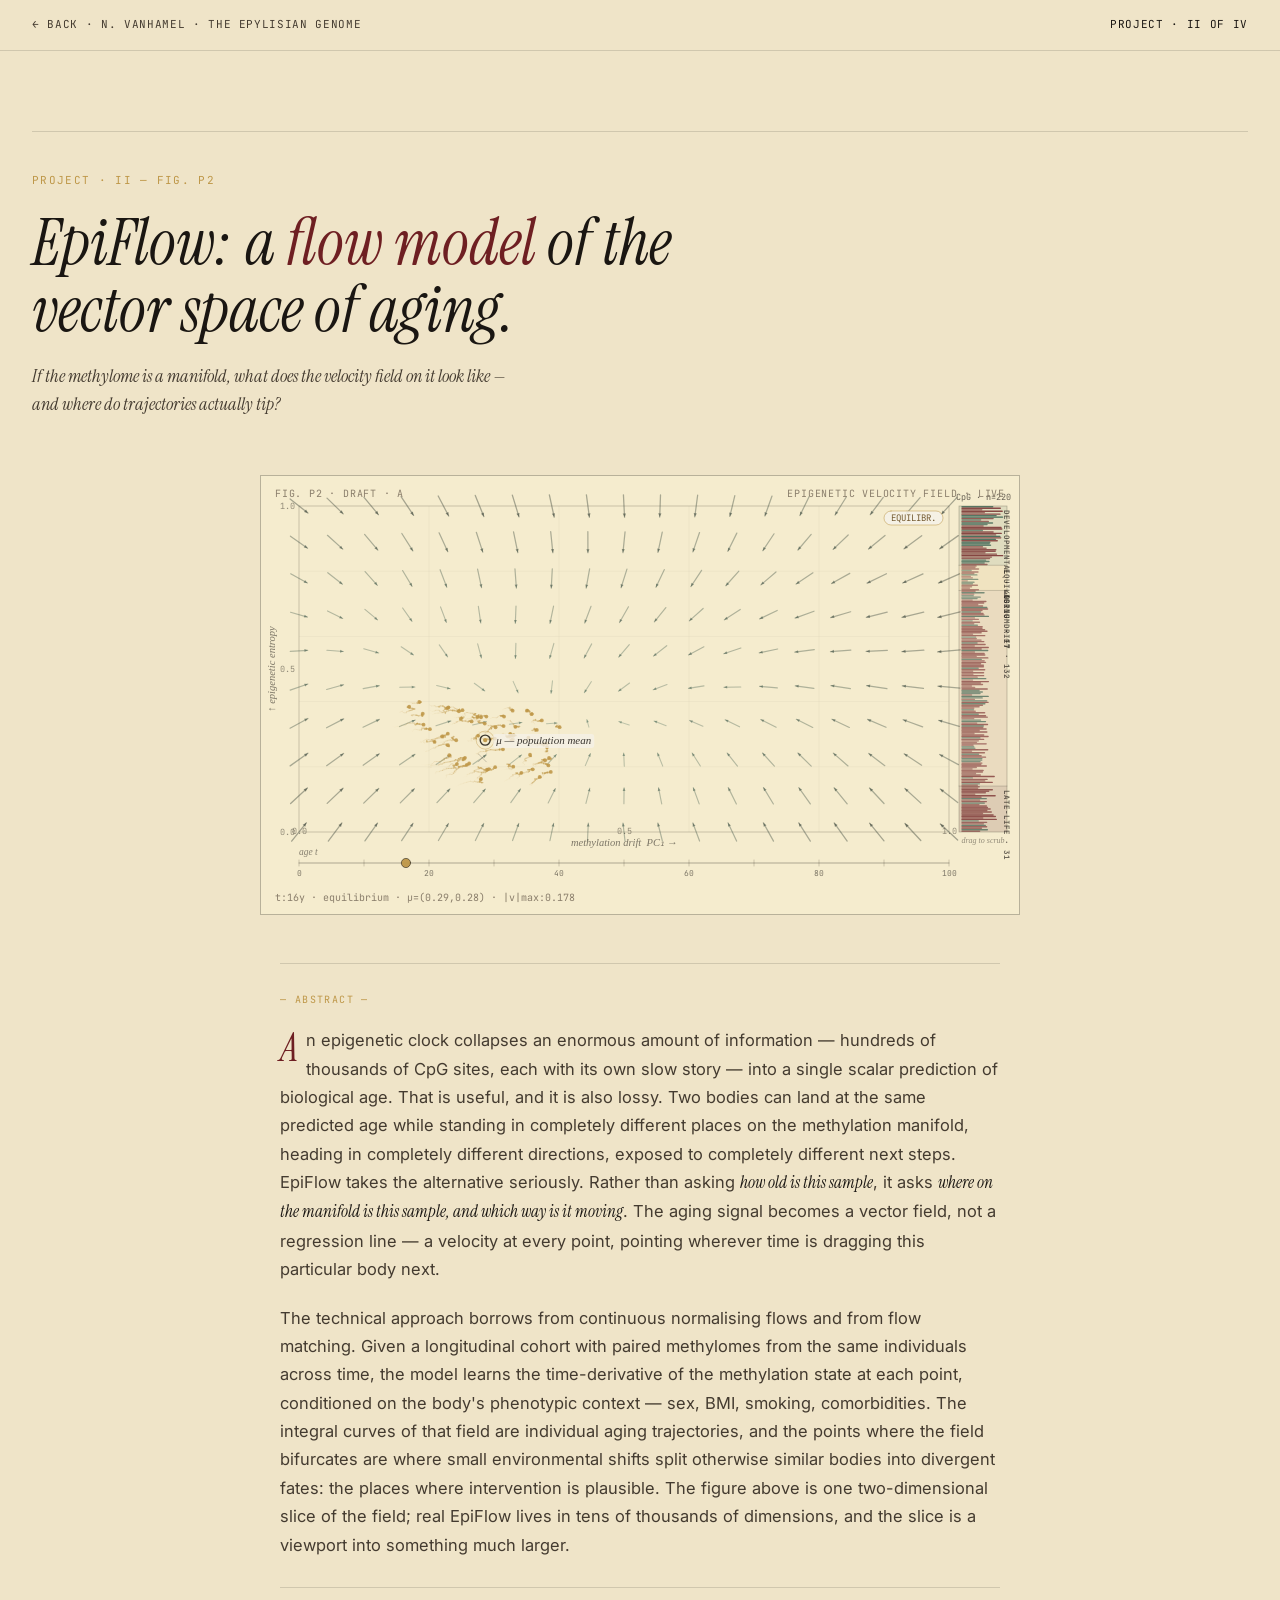
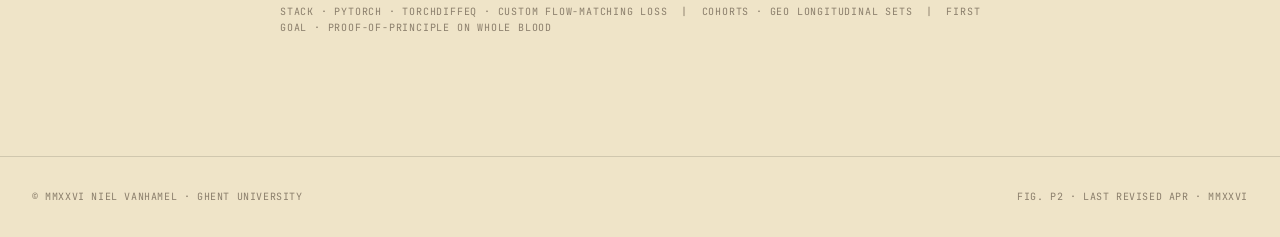
<file: project-epiflow.html>
<!doctype html>
<html lang="en">
<head>
<meta charset="utf-8" />
<meta name="viewport" content="width=device-width, initial-scale=1" />
<title>EpiFlow — flow model of the vector space of aging — Niel Vanhamel</title>
<link rel="preconnect" href="https://fonts.googleapis.com">
<link rel="preconnect" href="https://fonts.gstatic.com" crossorigin>
<link href="https://fonts.googleapis.com/css2?family=Inter:wght@300;400;500;600&family=JetBrains+Mono:wght@300;400;500&family=Instrument+Serif:ital@0;1&display=swap" rel="stylesheet">
<link rel="stylesheet" href="project-shared.css">
</head>
<body>

<nav class="proj-nav">
  <a href="index.html">← back · n. vanhamel · the epylisian genome</a>
  <span>project · II of IV</span>
</nav>

<main class="proj">

  <header class="proj-head">
    <div class="kicker">PROJECT · II — FIG. P2</div>
    <h1>EpiFlow: a <em>flow model</em> of the vector space of aging.</h1>
    <div class="subtitle">If the methylome is a manifold, what does the velocity field on it look like — and where do trajectories actually tip?</div>
  </header>

  <div class="proj-fig">
    <div class="fig-header">
      <span>FIG. P2 · DRAFT · A</span>
      <span>EPIGENETIC VELOCITY FIELD · LIVE</span>
    </div>
    <canvas id="draft-a"></canvas>
    <div class="fig-readout" id="readout-a">field initialising…</div>
  </div>

  <article class="proj-prose">
    <div class="abstract-label">— abstract —</div>
    <p>An epigenetic clock collapses an enormous amount of information — hundreds of thousands of CpG sites, each with its own slow story — into a single scalar prediction of biological age. That is useful, and it is also lossy. Two bodies can land at the same predicted age while standing in completely different places on the methylation manifold, heading in completely different directions, exposed to completely different next steps. EpiFlow takes the alternative seriously. Rather than asking <em>how old is this sample</em>, it asks <em>where on the manifold is this sample, and which way is it moving</em>. The aging signal becomes a vector field, not a regression line — a velocity at every point, pointing wherever time is dragging this particular body next.</p>
    <p>The technical approach borrows from continuous normalising flows and from flow matching. Given a longitudinal cohort with paired methylomes from the same individuals across time, the model learns the time-derivative of the methylation state at each point, conditioned on the body's phenotypic context — sex, BMI, smoking, comorbidities. The integral curves of that field are individual aging trajectories, and the points where the field bifurcates are where small environmental shifts split otherwise similar bodies into divergent fates: the places where intervention is plausible. The figure above is one two-dimensional slice of the field; real EpiFlow lives in tens of thousands of dimensions, and the slice is a viewport into something much larger.</p>
    <div class="closer">stack · pytorch · torchdiffeq · custom flow-matching loss &nbsp;|&nbsp; cohorts · GEO longitudinal sets &nbsp;|&nbsp; first goal · proof-of-principle on whole blood</div>
  </article>

</main>

<footer class="proj-foot">
  <div>© MMXXVI Niel Vanhamel · Ghent University</div>
  <div>FIG. P2 · last revised APR · MMXXVI</div>
</footer>

<script src="project-shared.js"></script>
<script src="iife_a.js"></script>
</body>
</html>
</file>
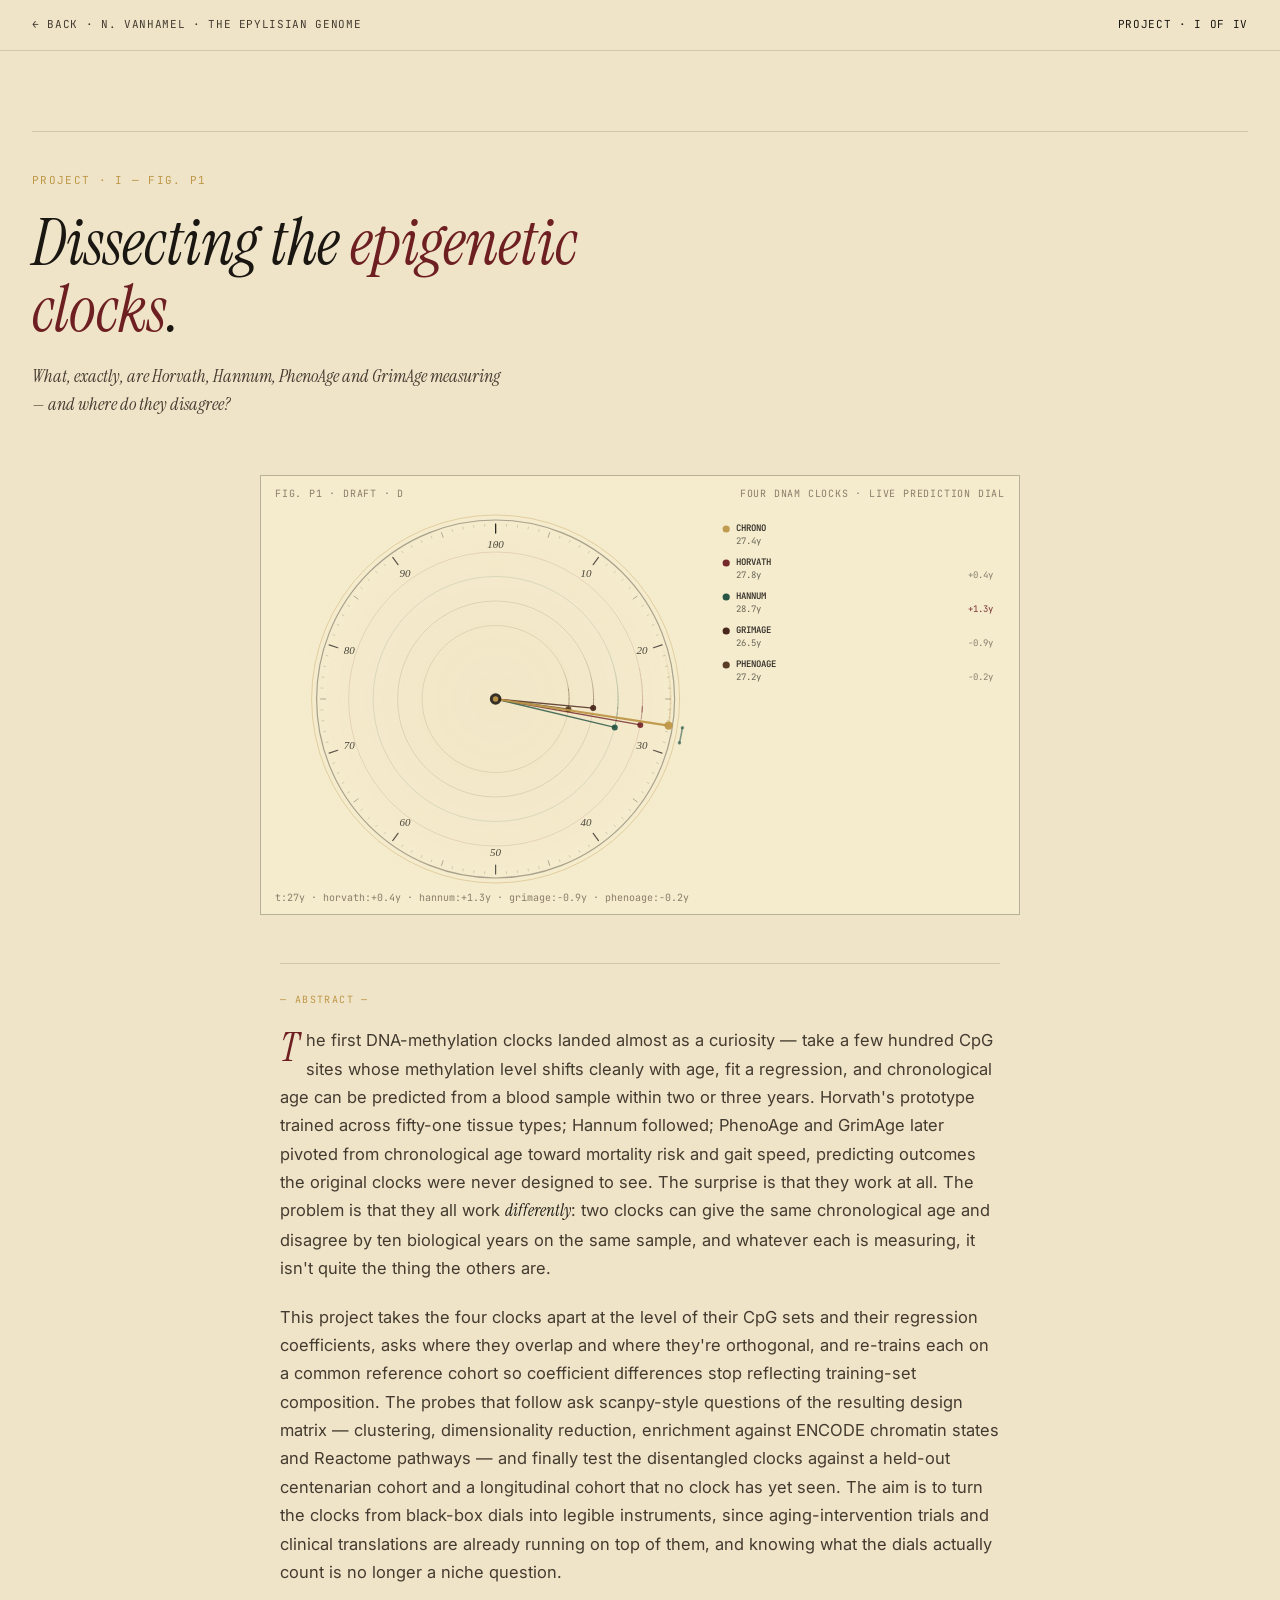
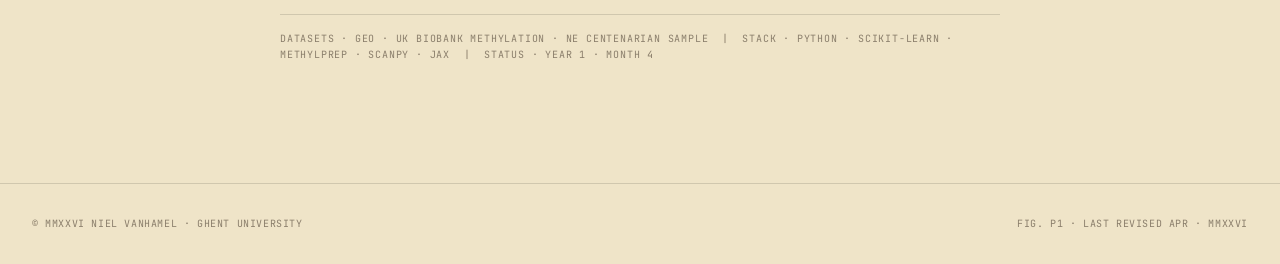
<file: project-epigenetic-clocks.html>
<!doctype html>
<html lang="en">
<head>
<meta charset="utf-8" />
<meta name="viewport" content="width=device-width, initial-scale=1" />
<title>Dissecting the epigenetic clocks — Niel Vanhamel</title>
<link rel="preconnect" href="https://fonts.googleapis.com">
<link rel="preconnect" href="https://fonts.gstatic.com" crossorigin>
<link href="https://fonts.googleapis.com/css2?family=Inter:wght@300;400;500;600&family=JetBrains+Mono:wght@300;400;500&family=Instrument+Serif:ital@0;1&display=swap" rel="stylesheet">
<link rel="stylesheet" href="project-shared.css">
</head>
<body>

<nav class="proj-nav">
  <a href="index.html">← back · n. vanhamel · the epylisian genome</a>
  <span>project · I of IV</span>
</nav>

<main class="proj">

  <header class="proj-head">
    <div class="kicker">PROJECT · I — FIG. P1</div>
    <h1>Dissecting the <em>epigenetic clocks</em>.</h1>
    <div class="subtitle">What, exactly, are Horvath, Hannum, PhenoAge and GrimAge measuring — and where do they disagree?</div>
  </header>

  <div class="proj-fig">
    <div class="fig-header">
      <span>FIG. P1 · DRAFT · D</span>
      <span>FOUR DNAm CLOCKS · LIVE PREDICTION DIAL</span>
    </div>
    <canvas id="draft-d"></canvas>
    <div class="fig-readout" id="readout-d">clocks initialising…</div>
  </div>

  <article class="proj-prose">
    <div class="abstract-label">— abstract —</div>
    <p>The first DNA-methylation clocks landed almost as a curiosity — take a few hundred CpG sites whose methylation level shifts cleanly with age, fit a regression, and chronological age can be predicted from a blood sample within two or three years. Horvath's prototype trained across fifty-one tissue types; Hannum followed; PhenoAge and GrimAge later pivoted from chronological age toward mortality risk and gait speed, predicting outcomes the original clocks were never designed to see. The surprise is that they work at all. The problem is that they all work <em>differently</em>: two clocks can give the same chronological age and disagree by ten biological years on the same sample, and whatever each is measuring, it isn't quite the thing the others are.</p>
    <p>This project takes the four clocks apart at the level of their CpG sets and their regression coefficients, asks where they overlap and where they're orthogonal, and re-trains each on a common reference cohort so coefficient differences stop reflecting training-set composition. The probes that follow ask scanpy-style questions of the resulting design matrix — clustering, dimensionality reduction, enrichment against ENCODE chromatin states and Reactome pathways — and finally test the disentangled clocks against a held-out centenarian cohort and a longitudinal cohort that no clock has yet seen. The aim is to turn the clocks from black-box dials into legible instruments, since aging-intervention trials and clinical translations are already running on top of them, and knowing what the dials actually count is no longer a niche question.</p>
    <div class="closer">datasets · GEO · UK Biobank methylation · NE centenarian sample &nbsp;|&nbsp; stack · python · scikit-learn · methylprep · scanpy · jax &nbsp;|&nbsp; status · year 1 · month 4</div>
  </article>

</main>

<footer class="proj-foot">
  <div>© MMXXVI Niel Vanhamel · Ghent University</div>
  <div>FIG. P1 · last revised APR · MMXXVI</div>
</footer>

<script src="project-shared.js"></script>
<script src="iife_d.js"></script>
</body>
</html>
</file>
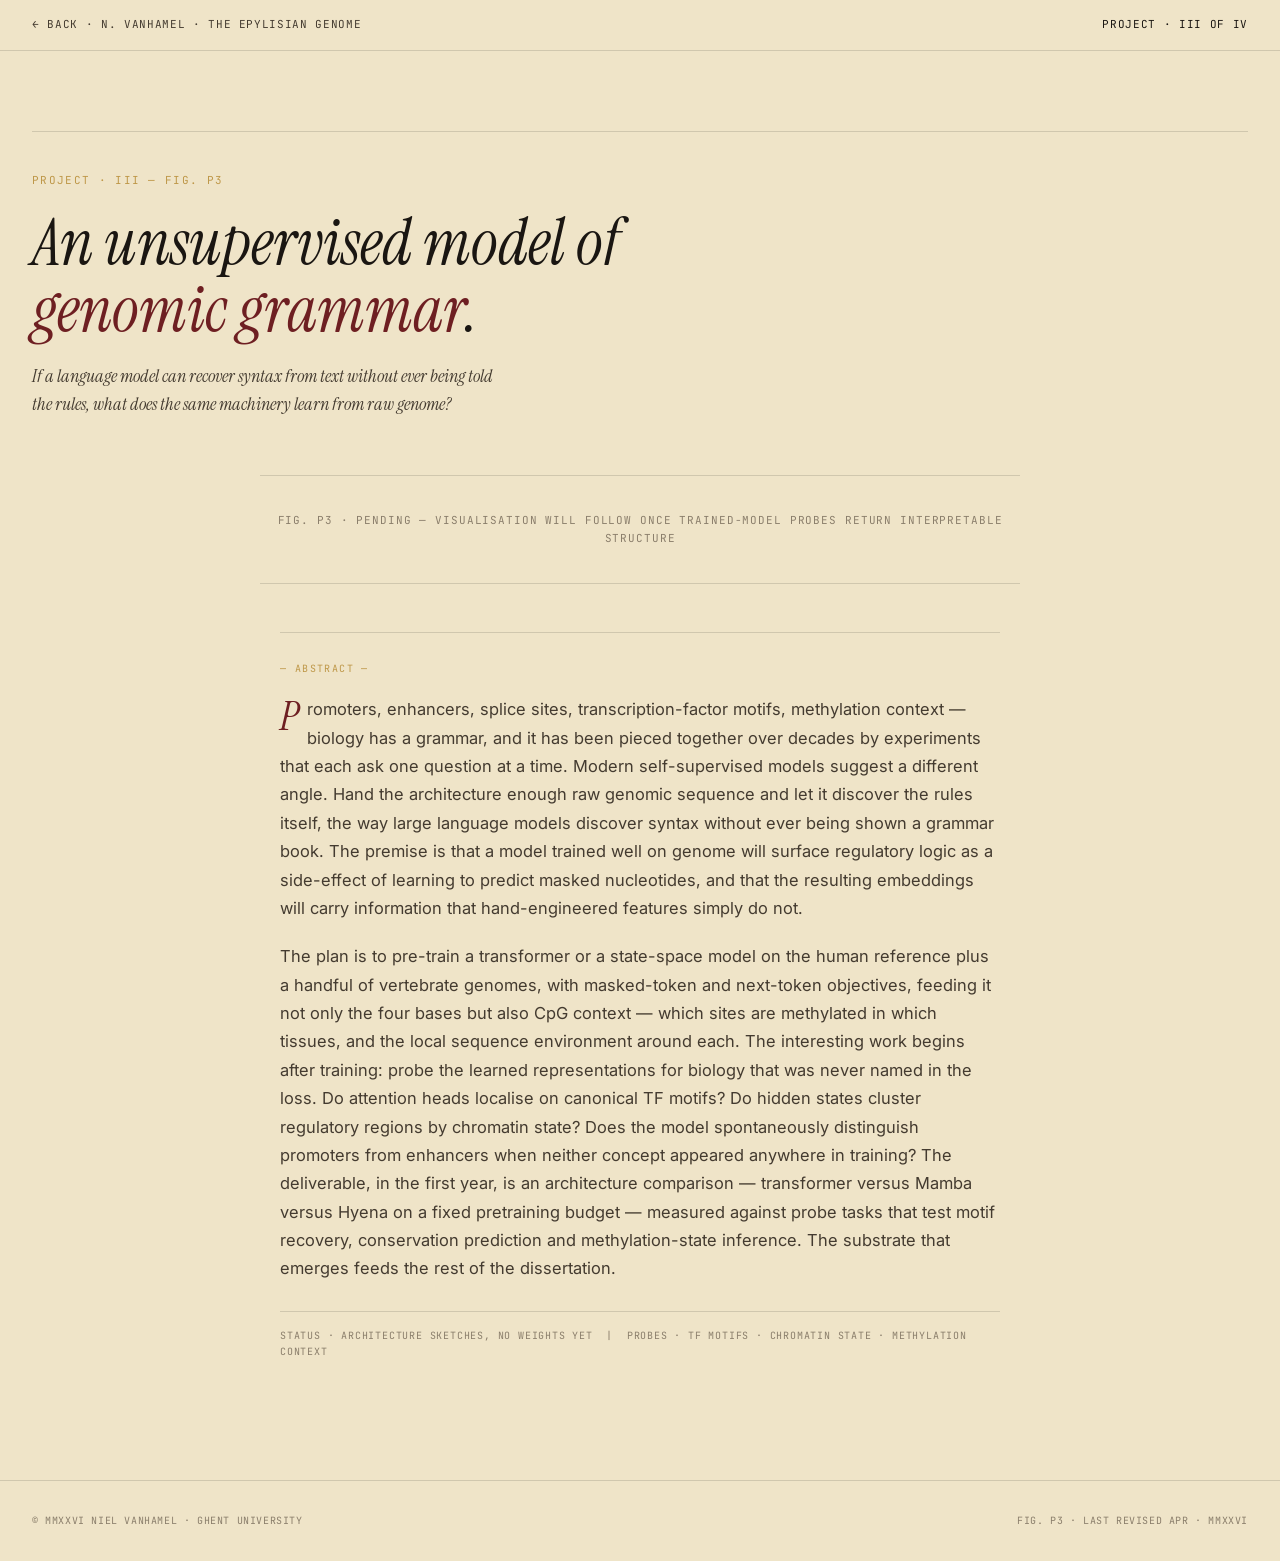
<file: project-genomic-grammar.html>
<!doctype html>
<html lang="en">
<head>
<meta charset="utf-8" />
<meta name="viewport" content="width=device-width, initial-scale=1" />
<title>Unsupervised genomic grammar model — Niel Vanhamel</title>
<link rel="preconnect" href="https://fonts.googleapis.com">
<link rel="preconnect" href="https://fonts.gstatic.com" crossorigin>
<link href="https://fonts.googleapis.com/css2?family=Inter:wght@300;400;500;600&family=JetBrains+Mono:wght@300;400;500&family=Instrument+Serif:ital@0;1&display=swap" rel="stylesheet">
<link rel="stylesheet" href="project-shared.css">
</head>
<body>

<nav class="proj-nav">
  <a href="index.html">← back · n. vanhamel · the epylisian genome</a>
  <span>project · III of IV</span>
</nav>

<main class="proj">

  <header class="proj-head">
    <div class="kicker">PROJECT · III — FIG. P3</div>
    <h1>An unsupervised model of <em>genomic grammar</em>.</h1>
    <div class="subtitle">If a language model can recover syntax from text without ever being told the rules, what does the same machinery learn from raw genome?</div>
  </header>

  <div class="proj-fig-placeholder">
    <div class="ph-rule"></div>
    <div class="ph-text mono">FIG. P3 · pending — visualisation will follow once trained-model probes return interpretable structure</div>
    <div class="ph-rule"></div>
  </div>

  <article class="proj-prose">
    <div class="abstract-label">— abstract —</div>
    <p>Promoters, enhancers, splice sites, transcription-factor motifs, methylation context — biology has a grammar, and it has been pieced together over decades by experiments that each ask one question at a time. Modern self-supervised models suggest a different angle. Hand the architecture enough raw genomic sequence and let it discover the rules itself, the way large language models discover syntax without ever being shown a grammar book. The premise is that a model trained well on genome will surface regulatory logic as a side-effect of learning to predict masked nucleotides, and that the resulting embeddings will carry information that hand-engineered features simply do not.</p>
    <p>The plan is to pre-train a transformer or a state-space model on the human reference plus a handful of vertebrate genomes, with masked-token and next-token objectives, feeding it not only the four bases but also CpG context — which sites are methylated in which tissues, and the local sequence environment around each. The interesting work begins after training: probe the learned representations for biology that was never named in the loss. Do attention heads localise on canonical TF motifs? Do hidden states cluster regulatory regions by chromatin state? Does the model spontaneously distinguish promoters from enhancers when neither concept appeared anywhere in training? The deliverable, in the first year, is an architecture comparison — transformer versus Mamba versus Hyena on a fixed pretraining budget — measured against probe tasks that test motif recovery, conservation prediction and methylation-state inference. The substrate that emerges feeds the rest of the dissertation.</p>
    <div class="closer">status · architecture sketches, no weights yet &nbsp;|&nbsp; probes · TF motifs · chromatin state · methylation context</div>
  </article>

</main>

<footer class="proj-foot">
  <div>© MMXXVI Niel Vanhamel · Ghent University</div>
  <div>FIG. P3 · last revised APR · MMXXVI</div>
</footer>

<script src="project-shared.js"></script>
</body>
</html>
</file>
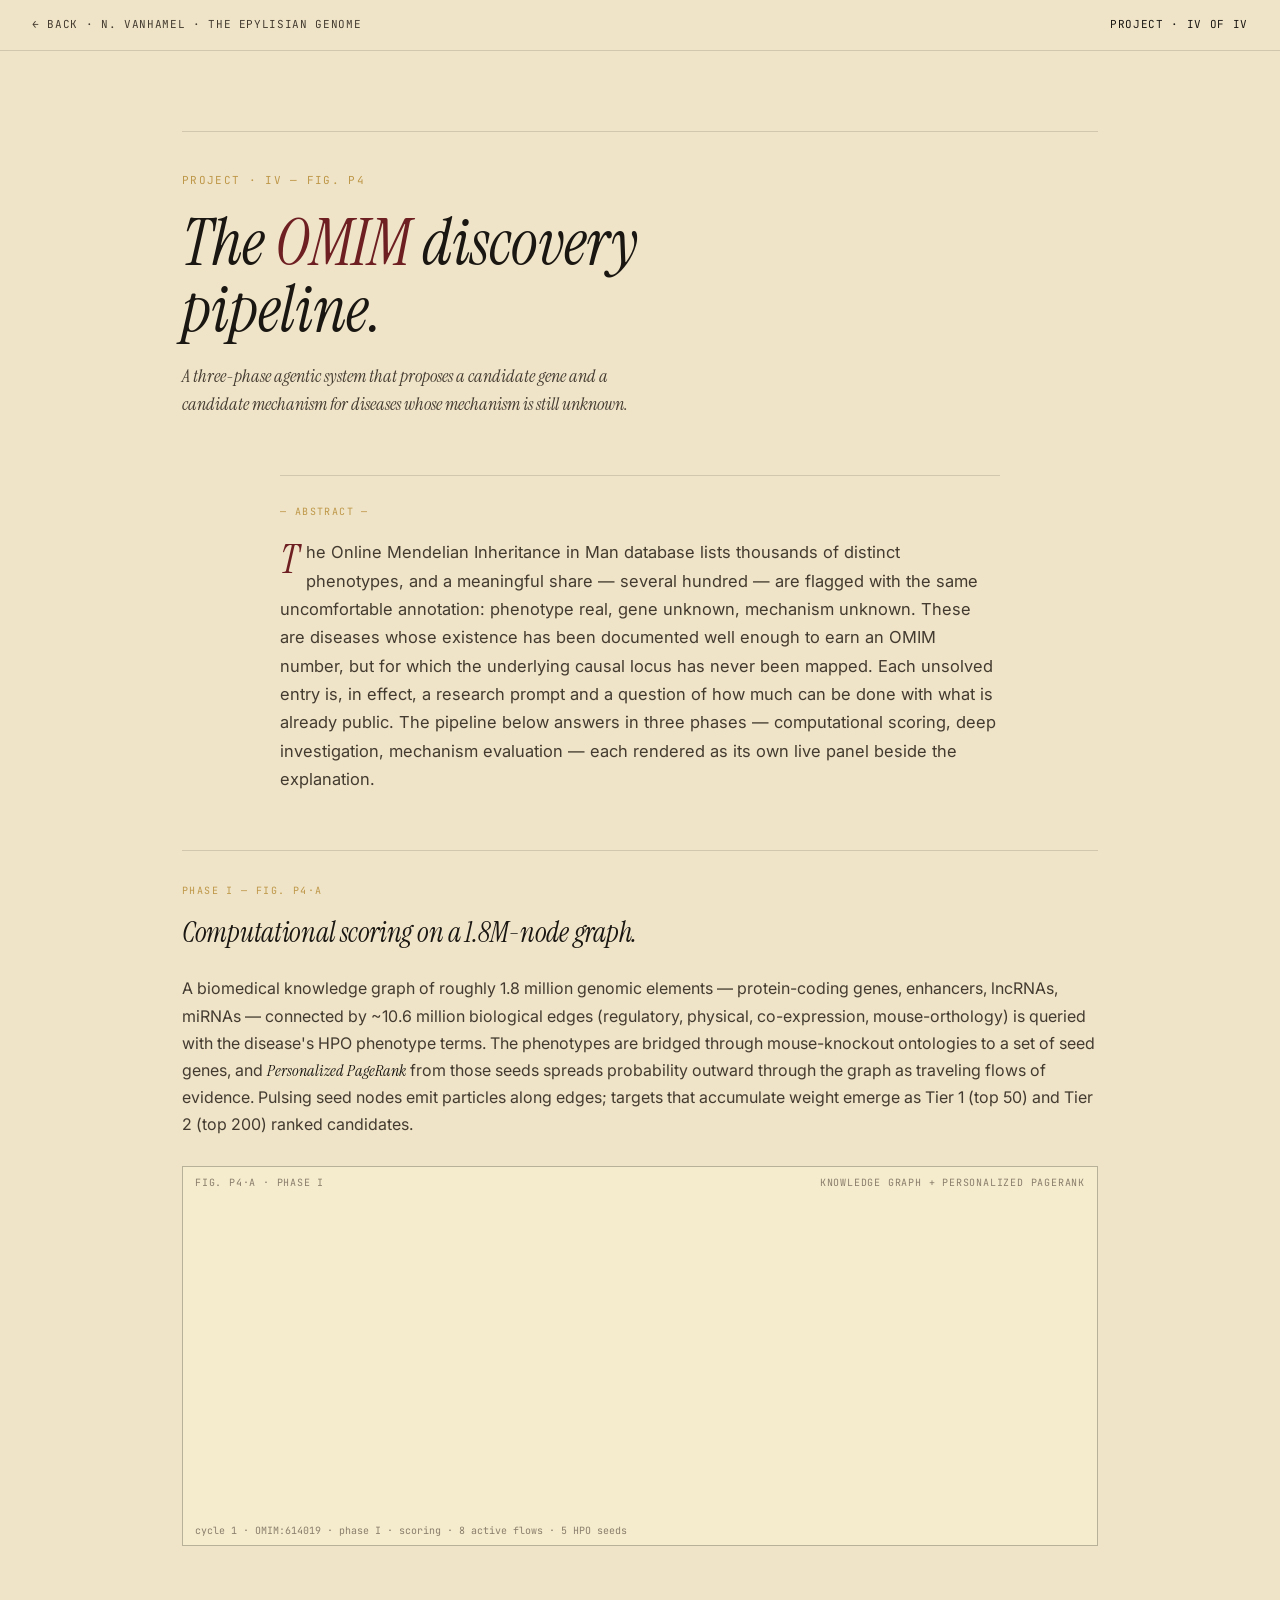
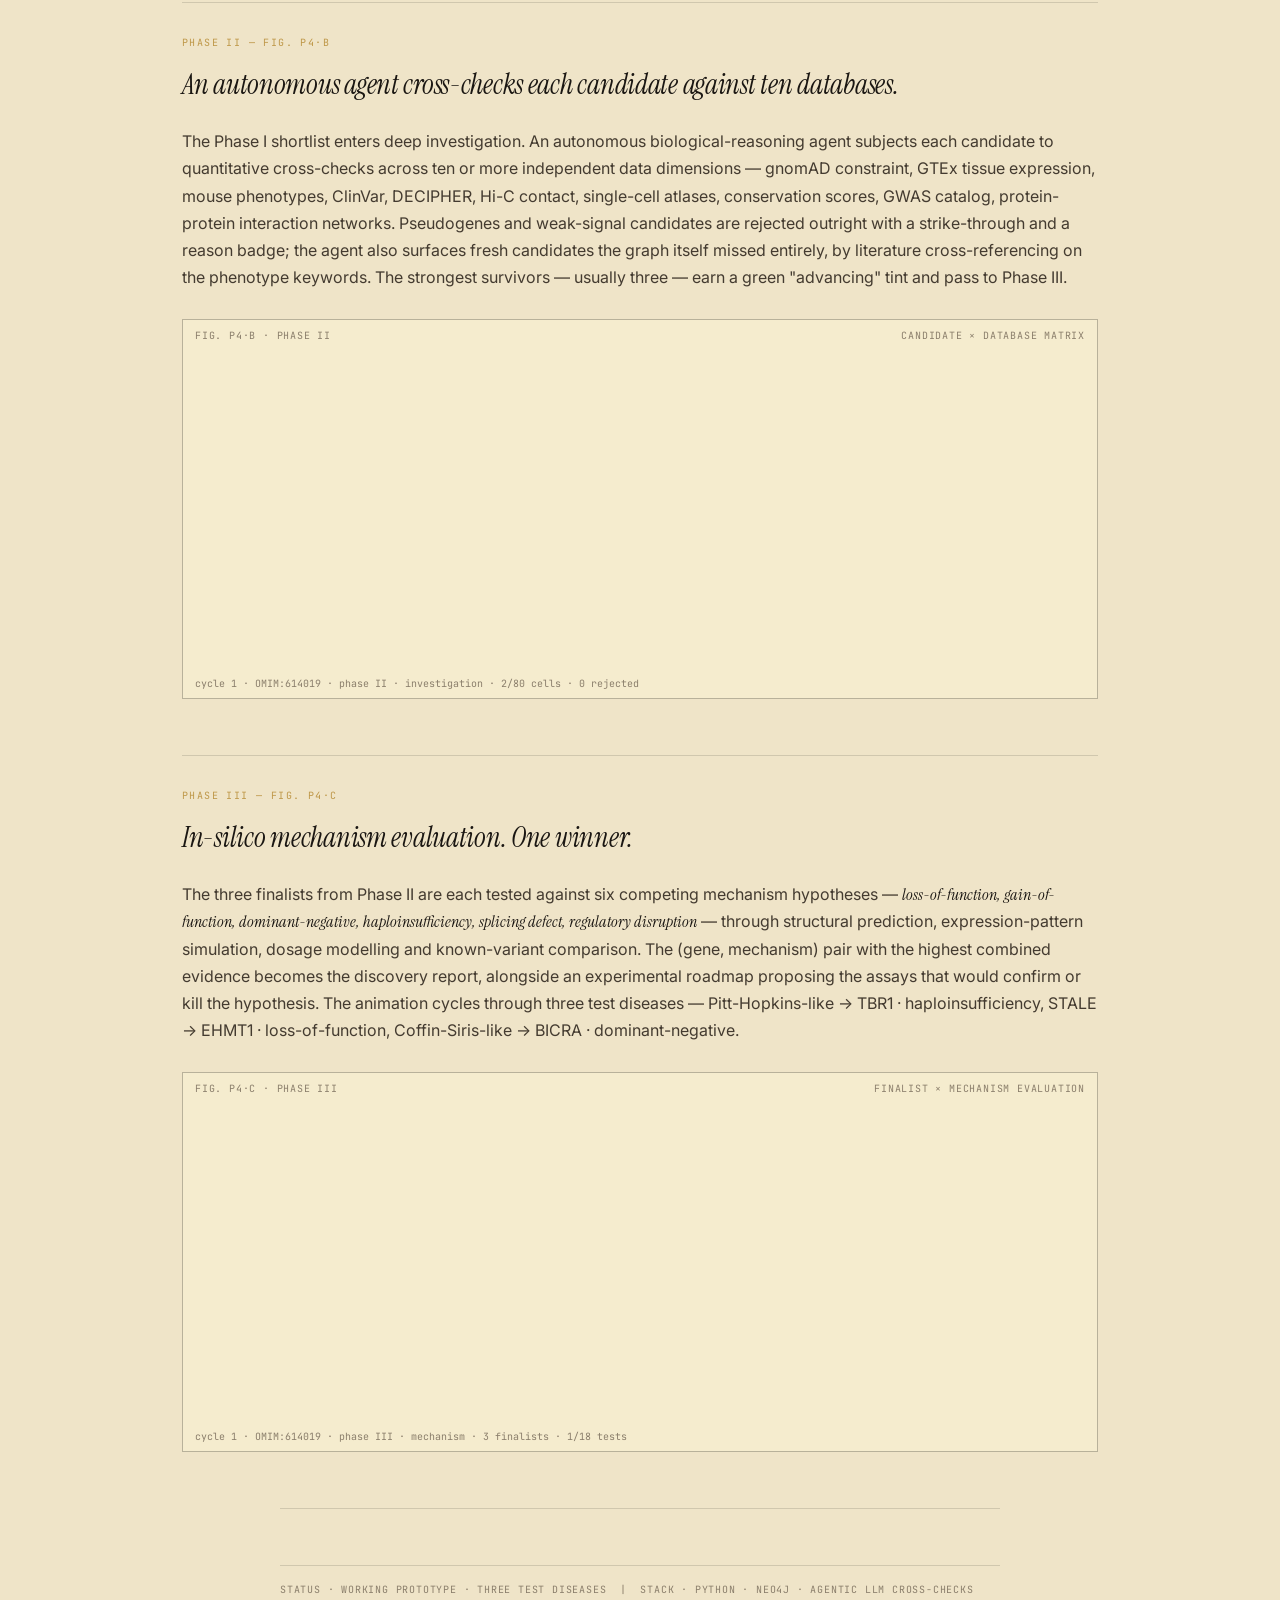
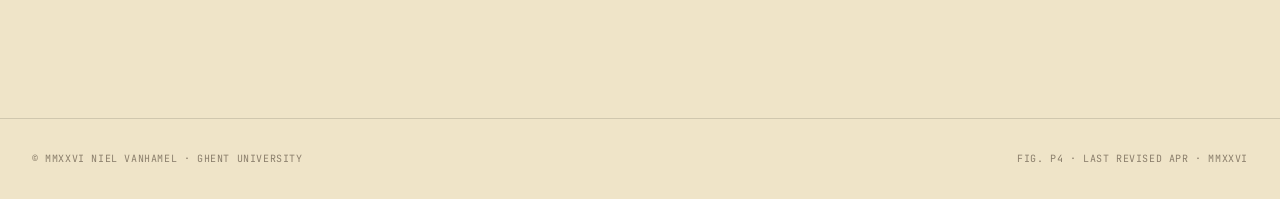
<file: project-omim-pipeline.html>
<!doctype html>
<html lang="en">
<head>
<meta charset="utf-8" />
<meta name="viewport" content="width=device-width, initial-scale=1" />
<title>OMIM discovery pipeline — Niel Vanhamel</title>
<link rel="preconnect" href="https://fonts.googleapis.com">
<link rel="preconnect" href="https://fonts.gstatic.com" crossorigin>
<link href="https://fonts.googleapis.com/css2?family=Inter:wght@300;400;500;600&family=JetBrains+Mono:wght@300;400;500&family=Instrument+Serif:ital@0;1&family=Crimson+Pro:ital@0;1&display=swap" rel="stylesheet">
<link rel="stylesheet" href="project-shared.css">
<style>
  main.proj.omim-proj { max-width: 980px; }
  .phase-block {
    margin: 56px 0;
    border-top: 1px solid var(--rule);
    padding-top: 32px;
  }
  .phase-block .phase-kicker {
    font-family: 'JetBrains Mono', monospace;
    font-size: 10px;
    letter-spacing: 0.14em;
    color: var(--gold);
    text-transform: uppercase;
    margin-bottom: 12px;
  }
  .phase-block h2 {
    font-family: 'Instrument Serif', serif;
    font-style: italic;
    font-weight: 400;
    font-size: 28px;
    color: var(--ink);
    margin-bottom: 20px;
    letter-spacing: -0.01em;
  }
  .phase-block h2 em { color: var(--burgundy); font-style: italic; }
  .phase-block p {
    font-size: 16px;
    line-height: 1.7;
    color: var(--ink-soft);
    margin-bottom: 16px;
  }
  .phase-block p em { color: var(--ink); font-style: italic; font-family: 'Instrument Serif', serif; }
  .phase-block .phase-fig {
    position: relative;
    margin-top: 28px;
    border: 1px solid var(--rule-strong);
    background: var(--paper-soft);
    height: 380px;
    overflow: hidden;
  }
  .phase-block .phase-fig canvas { position: absolute; inset: 0; width: 100%; height: 100%; }
  .phase-block .phase-fig .fig-header {
    position: absolute;
    top: 0; left: 0; right: 0;
    padding: 8px 12px;
    display: flex;
    justify-content: space-between;
    font-family: 'JetBrains Mono', monospace;
    font-size: 10px;
    letter-spacing: 0.08em;
    color: var(--ink-faint);
    text-transform: uppercase;
    pointer-events: none;
    z-index: 2;
  }
  .phase-block .phase-fig .fig-readout {
    position: absolute;
    bottom: 6px; left: 12px; right: 12px;
    font-family: 'JetBrains Mono', monospace;
    font-size: 10px;
    color: var(--ink-faint);
    pointer-events: none;
  }
  @media (max-width: 720px) {
    .phase-block .phase-fig { height: 320px; }
  }
</style>
</head>
<body>

<nav class="proj-nav">
  <a href="index.html">← back · n. vanhamel · the epylisian genome</a>
  <span>project · IV of IV</span>
</nav>

<main class="proj omim-proj">

  <header class="proj-head">
    <div class="kicker">PROJECT · IV — FIG. P4</div>
    <h1>The <em>OMIM</em> discovery pipeline.</h1>
    <div class="subtitle">A three-phase agentic system that proposes a candidate gene <em>and</em> a candidate mechanism for diseases whose mechanism is still unknown.</div>
  </header>

  <article class="proj-prose">
    <div class="abstract-label">— abstract —</div>
    <p>The Online Mendelian Inheritance in Man database lists thousands of distinct phenotypes, and a meaningful share — several hundred — are flagged with the same uncomfortable annotation: phenotype real, gene unknown, mechanism unknown. These are diseases whose existence has been documented well enough to earn an OMIM number, but for which the underlying causal locus has never been mapped. Each unsolved entry is, in effect, a research prompt and a question of how much can be done with what is already public. The pipeline below answers in three phases — computational scoring, deep investigation, mechanism evaluation — each rendered as its own live panel beside the explanation.</p>
  </article>

  <section class="phase-block">
    <div class="phase-kicker">PHASE I — FIG. P4·a</div>
    <h2>Computational scoring on a 1.8M-node graph.</h2>
    <p>A biomedical knowledge graph of roughly 1.8 million genomic elements — protein-coding genes, enhancers, lncRNAs, miRNAs — connected by ~10.6 million biological edges (regulatory, physical, co-expression, mouse-orthology) is queried with the disease's HPO phenotype terms. The phenotypes are bridged through mouse-knockout ontologies to a set of seed genes, and <em>Personalized PageRank</em> from those seeds spreads probability outward through the graph as traveling flows of evidence. Pulsing seed nodes emit particles along edges; targets that accumulate weight emerge as Tier 1 (top 50) and Tier 2 (top 200) ranked candidates.</p>
    <div class="phase-fig">
      <div class="fig-header">
        <span>FIG. P4·a · PHASE I</span>
        <span>KNOWLEDGE GRAPH + PERSONALIZED PAGERANK</span>
      </div>
      <canvas id="omim-phase1"></canvas>
      <div class="fig-readout" id="readout-phase1">graph initialising…</div>
    </div>
  </section>

  <section class="phase-block">
    <div class="phase-kicker">PHASE II — FIG. P4·b</div>
    <h2>An autonomous agent cross-checks each candidate against ten databases.</h2>
    <p>The Phase I shortlist enters deep investigation. An autonomous biological-reasoning agent subjects each candidate to quantitative cross-checks across ten or more independent data dimensions — gnomAD constraint, GTEx tissue expression, mouse phenotypes, ClinVar, DECIPHER, Hi-C contact, single-cell atlases, conservation scores, GWAS catalog, protein-protein interaction networks. Pseudogenes and weak-signal candidates are rejected outright with a strike-through and a reason badge; the agent also surfaces fresh candidates the graph itself missed entirely, by literature cross-referencing on the phenotype keywords. The strongest survivors — usually three — earn a green "advancing" tint and pass to Phase III.</p>
    <div class="phase-fig">
      <div class="fig-header">
        <span>FIG. P4·b · PHASE II</span>
        <span>CANDIDATE × DATABASE MATRIX</span>
      </div>
      <canvas id="omim-phase2"></canvas>
      <div class="fig-readout" id="readout-phase2">matrix initialising…</div>
    </div>
  </section>

  <section class="phase-block">
    <div class="phase-kicker">PHASE III — FIG. P4·c</div>
    <h2>In-silico mechanism evaluation. One winner.</h2>
    <p>The three finalists from Phase II are each tested against six competing mechanism hypotheses — <em>loss-of-function, gain-of-function, dominant-negative, haploinsufficiency, splicing defect, regulatory disruption</em> — through structural prediction, expression-pattern simulation, dosage modelling and known-variant comparison. The (gene, mechanism) pair with the highest combined evidence becomes the discovery report, alongside an experimental roadmap proposing the assays that would confirm or kill the hypothesis. The animation cycles through three test diseases — Pitt-Hopkins-like → TBR1 · haploinsufficiency, STALE → EHMT1 · loss-of-function, Coffin-Siris-like → BICRA · dominant-negative.</p>
    <div class="phase-fig">
      <div class="fig-header">
        <span>FIG. P4·c · PHASE III</span>
        <span>FINALIST × MECHANISM EVALUATION</span>
      </div>
      <canvas id="omim-phase3"></canvas>
      <div class="fig-readout" id="readout-phase3">finalists initialising…</div>
    </div>
  </section>

  <article class="proj-prose">
    <div class="closer">status · working prototype · three test diseases &nbsp;|&nbsp; stack · python · neo4j · agentic LLM cross-checks</div>
  </article>

</main>

<footer class="proj-foot">
  <div>© MMXXVI Niel Vanhamel · Ghent University</div>
  <div>FIG. P4 · last revised APR · MMXXVI</div>
</footer>

<script src="project-shared.js"></script>
<script src="iife_e_phase1.js"></script>
<script src="iife_e_phase2.js"></script>
<script src="iife_e_phase3.js"></script>
</body>
</html>
</file>
<file: project-shared.css>
:root {
  --paper:       #EFE4C8;
  --paper-deep:  #E5D9B5;
  --paper-soft:  #F5ECCE;
  --ink:         #1A1612;
  --ink-soft:    #443B30;
  --ink-faint:   #8A7E6B;
  --rule:        rgba(26, 22, 18, 0.14);
  --rule-strong: rgba(26, 22, 18, 0.28);
  --gold:        #BE9748;
  --emerald:     #1E4D3E;
  --burgundy:    #6E1F22;
}

* { box-sizing: border-box; margin: 0; padding: 0; }
html { scroll-behavior: smooth; }
body {
  font-family: 'Inter', system-ui, sans-serif;
  font-weight: 400;
  background: var(--paper);
  color: var(--ink);
  font-size: 16px;
  line-height: 1.6;
  -webkit-font-smoothing: antialiased;
  text-rendering: optimizeLegibility;
}

.mono { font-family: 'JetBrains Mono', monospace; letter-spacing: 0.04em; }

a { color: var(--ink); }
a:hover { color: var(--burgundy); }

/* nav */
nav.proj-nav {
  position: sticky;
  top: 0;
  z-index: 10;
  display: flex;
  justify-content: space-between;
  padding: 16px 32px;
  background: rgba(239, 228, 200, 0.92);
  backdrop-filter: blur(6px);
  border-bottom: 1px solid var(--rule);
  font-family: 'JetBrains Mono', monospace;
  font-size: 11px;
  letter-spacing: 0.06em;
  text-transform: uppercase;
}
nav.proj-nav a { text-decoration: none; color: var(--ink-soft); }
nav.proj-nav a:hover { color: var(--burgundy); }

/* layout */
main.proj {
  max-width: 1380px;
  margin: 0 auto;
  padding: 80px 32px 120px;
}

header.proj-head {
  margin-bottom: 56px;
  border-top: 1px solid var(--rule);
  padding-top: 40px;
}
.kicker {
  font-family: 'JetBrains Mono', monospace;
  font-size: 11px;
  letter-spacing: 0.12em;
  color: var(--gold);
  text-transform: uppercase;
  margin-bottom: 20px;
}
header.proj-head h1 {
  font-family: 'Instrument Serif', serif;
  font-style: italic;
  font-weight: 400;
  font-size: clamp(36px, 5vw, 64px);
  line-height: 1.05;
  margin-bottom: 18px;
  color: var(--ink);
  max-width: 22ch;
}
header.proj-head h1 em {
  color: var(--burgundy);
  font-style: italic;
}
.subtitle {
  font-size: 18px;
  color: var(--ink-soft);
  max-width: 60ch;
  font-style: italic;
  font-family: 'Instrument Serif', serif;
}

/* fig — narrower / shorter than the original "hero" placement so it
   reads as a study figure inside the prose, not as the page hero */
.proj-fig {
  position: relative;
  border: 1px solid var(--rule-strong);
  background: var(--paper-soft);
  height: 440px;
  max-width: 760px;
  margin: 48px auto;
  overflow: hidden;
}
/* full-width variant for the OMIM pipeline figure — three-phase
   layout needs the full width to actually breathe */
.proj-fig.proj-fig-wide {
  max-width: none;
  margin: 48px 0;
  height: 540px;
}
.proj-fig canvas {
  position: absolute;
  inset: 0;
  width: 100%;
  height: 100%;
}
.proj-fig .fig-header {
  position: absolute;
  top: 0; left: 0; right: 0;
  padding: 10px 14px;
  display: flex;
  justify-content: space-between;
  font-family: 'JetBrains Mono', monospace;
  font-size: 10px;
  letter-spacing: 0.08em;
  color: var(--ink-faint);
  text-transform: uppercase;
  pointer-events: none;
  z-index: 2;
}
.proj-fig .fig-readout {
  position: absolute;
  bottom: 8px;
  left: 14px;
  right: 14px;
  font-family: 'JetBrains Mono', monospace;
  font-size: 10px;
  color: var(--ink-faint);
  pointer-events: none;
  z-index: 2;
}

/* placeholder used on pages where no representative animation exists yet */
.proj-fig-placeholder {
  margin: 48px auto;
  max-width: 760px;
  text-align: center;
  color: var(--ink-faint);
}
.proj-fig-placeholder .ph-rule {
  border-top: 1px solid var(--rule);
  height: 0;
  margin: 12px 0;
}
.proj-fig-placeholder .ph-text {
  font-size: 11px;
  letter-spacing: 0.08em;
  text-transform: uppercase;
  padding: 24px 0;
}

/* prose — abstract style: single-column flowing text, generous leading,
   no per-section labels. Reads as one continuous paragraph block. */
article.proj-prose {
  max-width: 720px;
  margin: 32px auto 0;
  border-top: 1px solid var(--rule);
  padding-top: 28px;
}
article.proj-prose .abstract-label {
  font-family: 'JetBrains Mono', monospace;
  font-size: 10px;
  letter-spacing: 0.14em;
  color: var(--gold);
  text-transform: uppercase;
  margin-bottom: 18px;
}
article.proj-prose p {
  font-size: 16.5px;
  line-height: 1.72;
  color: var(--ink-soft);
  margin-bottom: 20px;
}
article.proj-prose p:first-of-type::first-letter {
  font-family: 'Instrument Serif', serif;
  font-style: italic;
  font-size: 2.4em;
  line-height: 0.9;
  float: left;
  margin: 4px 8px -2px 0;
  color: var(--burgundy);
}
article.proj-prose p em {
  color: var(--ink);
  font-style: italic;
  font-family: 'Instrument Serif', serif;
}
article.proj-prose .closer {
  font-family: 'JetBrains Mono', monospace;
  font-size: 10px;
  letter-spacing: 0.08em;
  color: var(--ink-faint);
  text-transform: uppercase;
  border-top: 1px solid var(--rule);
  padding-top: 16px;
  margin-top: 28px;
}

/* footer */
footer.proj-foot {
  border-top: 1px solid var(--rule);
  padding: 32px;
  font-family: 'JetBrains Mono', monospace;
  font-size: 10px;
  color: var(--ink-faint);
  letter-spacing: 0.06em;
  text-transform: uppercase;
  display: flex;
  justify-content: space-between;
  max-width: 1380px;
  margin: 0 auto;
}

@media (max-width: 900px) {
  article.proj-prose { padding: 20px 16px 0; }
  .proj-fig { height: 360px; }
  .proj-fig.proj-fig-wide { height: 460px; }
}
</file>
